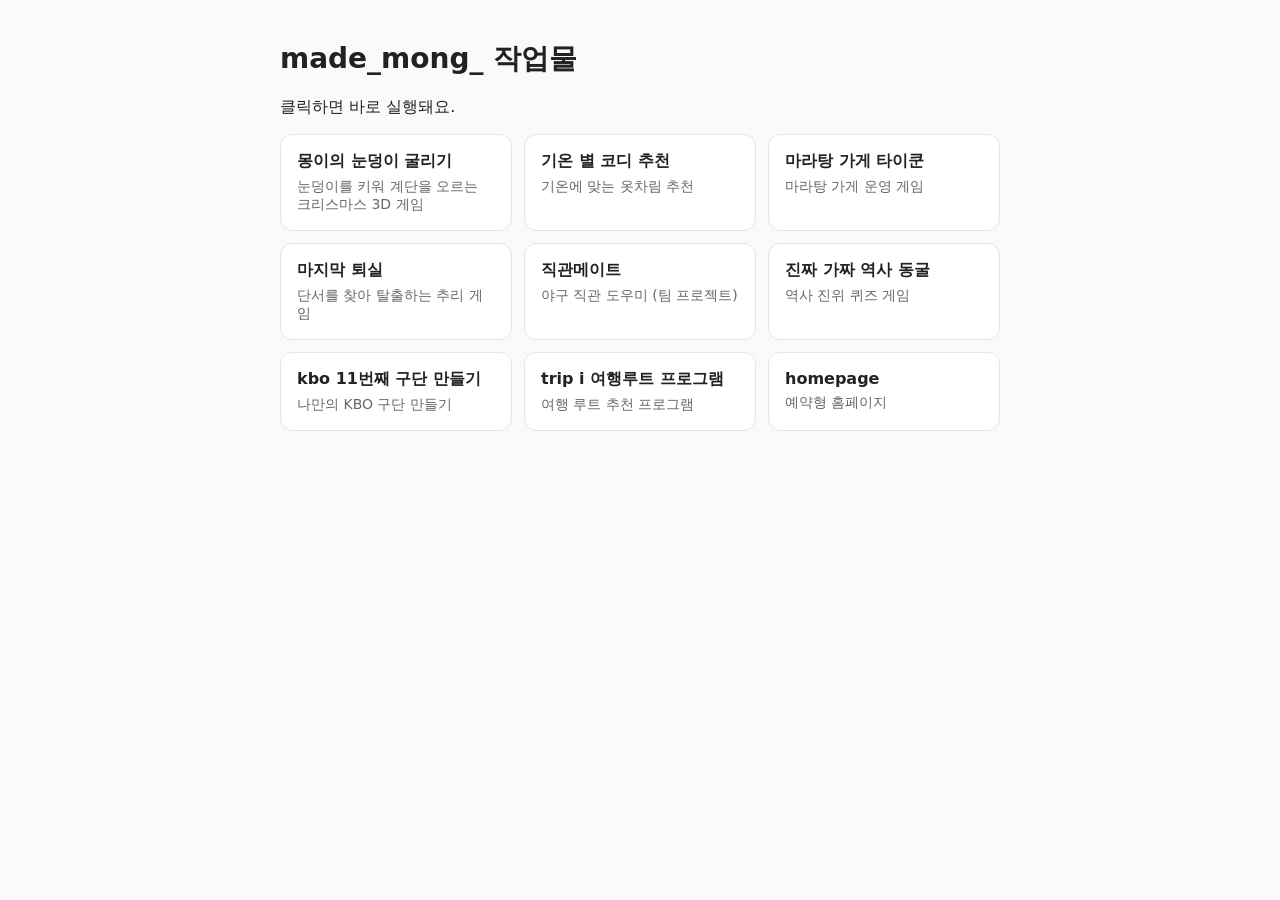
<file: index.html>
<!DOCTYPE html>
<html lang="ko"><head><meta charset="utf-8"><meta name="viewport" content="width=device-width,initial-scale=1">
<title>made_mong_ 작업물</title>
<style>body{font-family:system-ui,"Malgun Gothic",sans-serif;max-width:720px;margin:40px auto;padding:0 20px;background:#fafafa;color:#222}
h1{font-size:28px}.grid{display:grid;grid-template-columns:repeat(auto-fill,minmax(200px,1fr));gap:12px}
.card{display:flex;flex-direction:column;gap:6px;padding:16px;background:#fff;border:1px solid #e5e5e5;border-radius:12px;text-decoration:none;color:inherit}
.card:hover{border-color:#888}.card span{font-size:14px;color:#666}</style></head>
<body><h1>made_mong_ 작업물</h1><p>클릭하면 바로 실행돼요.</p><div class="grid">
<a class="card" href="./snowball/"><b>몽이의 눈덩이 굴리기</b><span>눈덩이를 키워 계단을 오르는 크리스마스 3D 게임</span></a>
<a class="card" href="./%EA%B8%B0%EC%98%A8%20%EB%B3%84%20%EC%BD%94%EB%94%94%20%EC%B6%94%EC%B2%9C/"><b>기온 별 코디 추천</b><span>기온에 맞는 옷차림 추천</span></a>
<a class="card" href="./%EB%A7%88%EB%9D%BC%ED%83%95%20%EA%B0%80%EA%B2%8C%20%ED%83%80%EC%9D%B4%EC%BF%A4/"><b>마라탕 가게 타이쿤</b><span>마라탕 가게 운영 게임</span></a>
<a class="card" href="./%EB%A7%88%EC%A7%80%EB%A7%89%20%ED%87%B4%EC%8B%A4/"><b>마지막 퇴실</b><span>단서를 찾아 탈출하는 추리 게임</span></a>
<a class="card" href="./%EC%A7%81%EA%B4%80%EB%A9%94%EC%9D%B4%ED%8A%B8/"><b>직관메이트</b><span>야구 직관 도우미 (팀 프로젝트)</span></a>
<a class="card" href="./%EC%A7%84%EC%A7%9C%20%EA%B0%80%EC%A7%9C%20%EC%97%AD%EC%82%AC%20%EB%8F%99%EA%B5%B4/"><b>진짜 가짜 역사 동굴</b><span>역사 진위 퀴즈 게임</span></a>
<a class="card" href="./kbo%2011%EB%B2%88%EC%A7%B8%20%EA%B5%AC%EB%8B%A8%20%EB%A7%8C%EB%93%A4%EA%B8%B0/"><b>kbo 11번째 구단 만들기</b><span>나만의 KBO 구단 만들기</span></a>
<a class="card" href="./trip%20i%20%EC%97%AC%ED%96%89%EB%A3%A8%ED%8A%B8%20%ED%94%84%EB%A1%9C%EA%B7%B8%EB%9E%A8_%EC%9C%A4%ED%98%9C%EC%98%81/"><b>trip i 여행루트 프로그램</b><span>여행 루트 추천 프로그램</span></a>
<a class="card" href="./homepage/"><b>homepage</b><span>예약형 홈페이지</span></a>
</div></body></html>
</file>
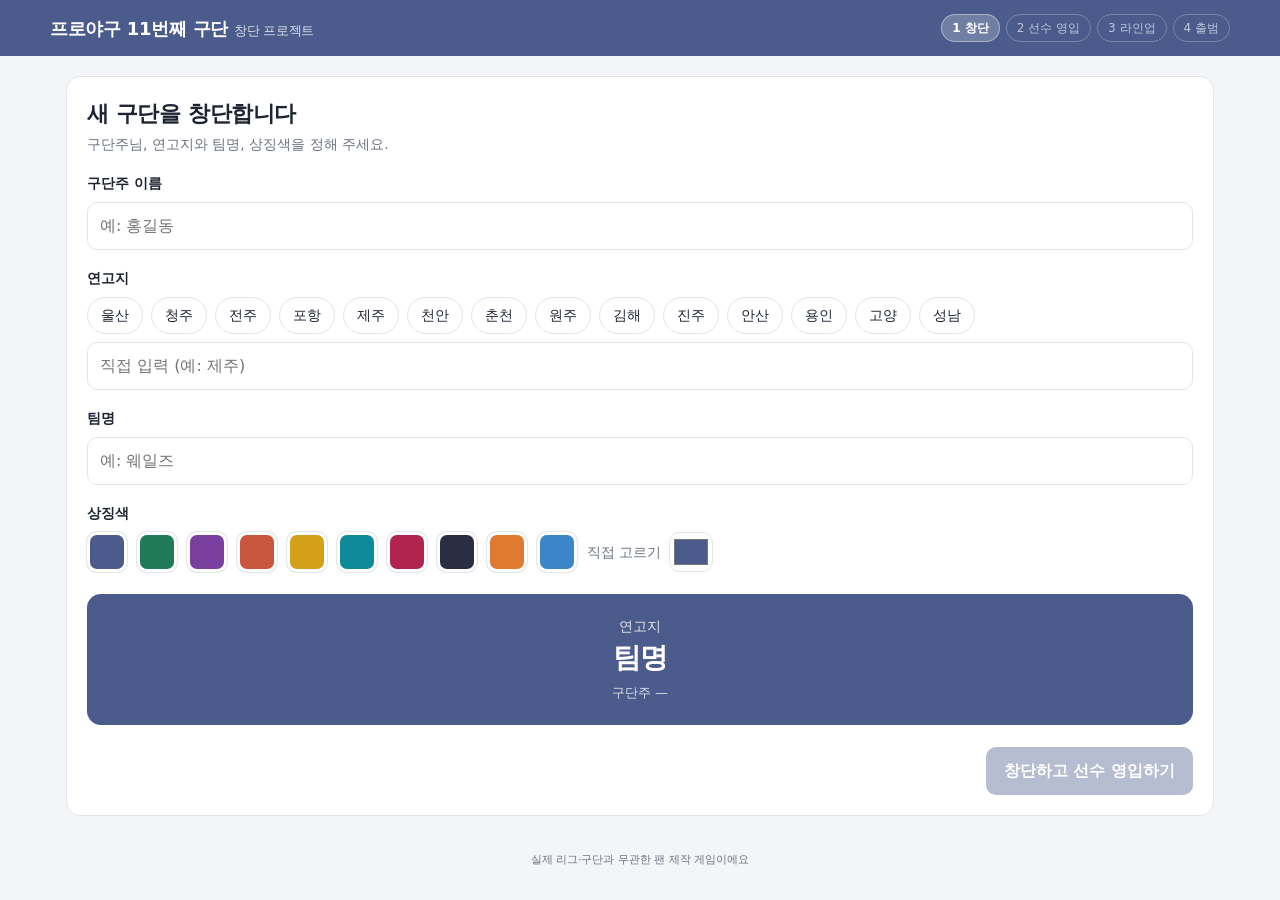
<file: kbo 11번째 구단 만들기/index.html>
<!doctype html>
<html lang="ko">
<head>
<meta charset="utf-8">
<meta name="viewport" content="width=device-width, initial-scale=1">
<title>프로야구 11번째 구단</title>
<style>
  :root {
    --primary: #4A5B8C;          /* 기본: 은은한 남색 */
    --on-primary: #ffffff;
    --primary-soft: color-mix(in srgb, var(--primary) 10%, #ffffff);
    --primary-line: color-mix(in srgb, var(--primary) 28%, #ffffff);
    --primary-deep: color-mix(in srgb, var(--primary) 82%, #000000);
    --bg: #f4f5f9;
    --card: #ffffff;
    --text: #1f2433;
    --muted: #6b7280;
    --line: #e3e5ec;
    --danger: #d64545;
    --ok: #2f9e64;
  }
  * { box-sizing: border-box; }
  html, body { margin: 0; }
  body {
    background: var(--bg);
    color: var(--text);
    font-family: "Pretendard", "Apple SD Gothic Neo", "Malgun Gothic", system-ui, sans-serif;
    line-height: 1.5;
  }
  button, input, select { font: inherit; color: inherit; }
  button { cursor: pointer; }

  header.top {
    background: var(--primary);
    color: var(--on-primary);
    padding: 14px 16px;
    transition: background .4s;
  }
  .top-inner { max-width: 1180px; margin: 0 auto; display: flex; align-items: center; gap: 12px; flex-wrap: wrap; }
  .logo { font-weight: 800; font-size: 18px; letter-spacing: -.3px; }
  .logo small { font-weight: 500; opacity: .8; margin-left: 6px; font-size: 13px; }
  .steps { display: flex; gap: 6px; margin-left: auto; flex-wrap: wrap; }
  .steps span {
    font-size: 12px; padding: 4px 10px; border-radius: 99px;
    border: 1px solid color-mix(in srgb, var(--on-primary) 40%, transparent);
    opacity: .65;
  }
  .steps span.on { opacity: 1; background: color-mix(in srgb, var(--on-primary) 22%, transparent); font-weight: 700; }

  main { max-width: 1180px; margin: 0 auto; padding: 20px 16px 36px; }
  .disclaimer { text-align: center; color: var(--muted); font-size: 11px; padding: 0 16px 24px; margin: 0; }
  .cele-inner .disclaimer { color: inherit; opacity: .7; padding: 14px 0 0; }
  .screen { display: none; }
  .screen.on { display: block; }

  .card { background: var(--card); border: 1px solid var(--line); border-radius: 14px; padding: 20px; }
  h2 { margin: 0 0 4px; font-size: 22px; letter-spacing: -.4px; }
  .sub { color: var(--muted); margin: 0 0 18px; font-size: 14px; }
  label.f { display: block; font-weight: 700; margin: 18px 0 8px; font-size: 14px; }
  input[type=text] {
    width: 100%; padding: 11px 12px; border: 1px solid var(--line); border-radius: 10px; background: #fff;
  }
  input[type=text]:focus, select:focus { outline: 2px solid var(--primary-line); border-color: var(--primary); }

  .chips { display: flex; flex-wrap: wrap; gap: 8px; }
  .chip {
    border: 1px solid var(--line); background: #fff; border-radius: 99px; padding: 7px 13px; font-size: 14px;
  }
  .chip.on { background: var(--primary); color: var(--on-primary); border-color: var(--primary); }

  .swatches { display: flex; flex-wrap: wrap; gap: 10px; align-items: center; }
  .sw {
    width: 40px; height: 40px; border-radius: 10px; border: 3px solid #fff;
    box-shadow: 0 0 0 1px var(--line);
  }
  .sw.on { box-shadow: 0 0 0 3px var(--text); }
  .picker { display: inline-flex; align-items: center; gap: 8px; font-size: 14px; color: var(--muted); }
  .picker input { width: 44px; height: 40px; border: 1px solid var(--line); border-radius: 10px; padding: 2px; background: #fff; }

  .preview {
    margin-top: 22px; border-radius: 14px; padding: 22px; text-align: center;
    background: var(--primary); color: var(--on-primary); transition: background .4s;
  }
  .preview .city { opacity: .85; font-size: 14px; }
  .preview .tname { font-size: 28px; font-weight: 800; letter-spacing: -.5px; }
  .preview .owner { font-size: 13px; opacity: .8; margin-top: 4px; }

  .btn {
    border: 0; border-radius: 10px; padding: 12px 18px; font-weight: 700;
    background: var(--primary); color: var(--on-primary);
  }
  .btn:disabled { opacity: .4; cursor: not-allowed; }
  .btn.ghost { background: #fff; color: var(--text); border: 1px solid var(--line); }
  .btn.sm { padding: 7px 12px; font-size: 13px; border-radius: 8px; }
  .row-end { display: flex; justify-content: flex-end; gap: 8px; margin-top: 22px; flex-wrap: wrap; }

  /* 드래프트 */
  .budget {
    position: sticky; top: env(safe-area-inset-top, 0px); z-index: 5; background: var(--card); border: 1px solid var(--line);
    border-radius: 14px; padding: 14px 16px; margin-bottom: 14px;
    display: grid; grid-template-columns: 1fr auto; gap: 10px 18px; align-items: center;
  }
  .budget .nums { display: flex; gap: 18px; flex-wrap: wrap; font-size: 14px; }
  .budget .nums b { font-size: 17px; }
  .budget .left b { color: var(--primary-deep); }
  .bar { grid-column: 1 / -1; height: 10px; background: var(--primary-soft); border-radius: 99px; overflow: hidden; }
  .bar i { display: block; height: 100%; background: var(--primary); width: 0; transition: width .3s; }
  .bar i.over { background: var(--danger); }
  .fcount { font-size: 13px; padding: 6px 10px; border-radius: 8px; background: var(--primary-soft); white-space: nowrap; }

  .draft { display: grid; grid-template-columns: 1fr 310px; gap: 14px; align-items: start; }
  .tabs { display: flex; gap: 6px; flex-wrap: wrap; margin-bottom: 12px; }
  .tab {
    border: 1px solid var(--line); background: #fff; border-radius: 10px; padding: 7px 11px; font-size: 13px;
  }
  .tab .c { font-size: 11px; margin-left: 4px; color: var(--muted); }
  .tab.on { background: var(--primary); border-color: var(--primary); color: var(--on-primary); }
  .tab.on .c { color: inherit; opacity: .85; }
  .tab.done:not(.on) { border-color: var(--ok); }
  .tab.done .c::after { content: " ✓"; }

  .filters { display: flex; gap: 8px; flex-wrap: wrap; margin-bottom: 12px; }
  .filters input[type=text] { flex: 1 1 160px; width: auto; padding: 8px 11px; }
  .filters select { padding: 8px 10px; border: 1px solid var(--line); border-radius: 10px; background: #fff; }
  .filters label { display: inline-flex; align-items: center; gap: 5px; font-size: 13px; color: var(--muted); }

  .list { display: grid; grid-template-columns: repeat(auto-fill, minmax(230px, 1fr)); gap: 10px; }
  .pc {
    background: var(--card); border: 1px solid var(--line); border-radius: 12px; padding: 12px;
    display: grid; grid-template-columns: 56px 1fr; gap: 4px 12px; position: relative;
  }
  .pc.sel { border-color: var(--primary); box-shadow: 0 0 0 2px var(--primary-line); background: var(--primary-soft); }
  .pc.dim { opacity: .5; }
  .pc .av { grid-row: span 4; width: 56px; height: 56px; border-radius: 10px; overflow: hidden; background: #e9edf5; }
  .pc .av { position: relative; }
  .pc .av svg { width: 100%; height: 100%; display: block; image-rendering: pixelated; }
  .pc .nm { font-weight: 800; font-size: 16px; display: flex; align-items: center; gap: 6px; flex-wrap: wrap; }
  .tag { font-size: 11px; font-weight: 700; padding: 1px 6px; border-radius: 5px; color: #fff; }
  .tag.f { background: #8a6d1d; }
  .meta { font-size: 12.5px; color: var(--muted); }
  .stat { font-size: 13px; }
  .stat b { font-size: 15px; }
  .pay { grid-column: 1 / -1; display: flex; justify-content: space-between; align-items: center; margin-top: 8px; padding-top: 8px; border-top: 1px dashed var(--line); font-size: 12.5px; }
  .nw { white-space: nowrap; }
  .pay .sal { font-size: 13px; color: var(--muted); white-space: nowrap; }
  .pay .sal b { font-size: 15px; font-weight: 800; color: var(--primary-deep); margin-left: 4px; }
  .pay .btn, .pay .meta { flex-shrink: 0; margin-left: 8px; }
  .empty { color: var(--muted); padding: 30px; text-align: center; grid-column: 1 / -1; }

  aside.roster { position: sticky; top: 112px; }
  .roster .card { padding: 14px; }
  .roster h3 { margin: 0 0 8px; font-size: 15px; }
  .rgroup { margin-bottom: 10px; }
  .rgroup .h { font-size: 12px; font-weight: 700; color: var(--muted); display: flex; justify-content: space-between; }
  .rgroup ul { list-style: none; padding: 0; margin: 4px 0 0; }
  .rgroup li { display: flex; justify-content: space-between; align-items: center; font-size: 13px; padding: 3px 0; gap: 6px; }
  .rgroup li .x { border: 0; background: none; color: var(--muted); font-size: 15px; padding: 0 4px; }
  .rgroup li.blank { color: #b6bac6; }

  /* 라인업 */
  .lineup { display: grid; grid-template-columns: 1.3fr 1fr; gap: 14px; align-items: start; }
  .lrow { display: grid; grid-template-columns: 42px 1fr 112px 48px; gap: 8px; align-items: center; padding: 7px 0; border-bottom: 1px solid var(--line); }
  .lrow:last-child { border-bottom: 0; }
  .lrow .no { width: 34px; height: 34px; border-radius: 50%; background: var(--primary); color: var(--on-primary); display: grid; place-items: center; font-weight: 800; }
  .lrow select, .spsel select { width: 100%; padding: 9px 10px; border: 1px solid var(--line); border-radius: 10px; background: #fff; }
  .spsel { display: grid; grid-template-columns: 42px 1fr 48px; gap: 8px; align-items: center; margin-bottom: 14px; }
  .spsel .no { width: 34px; height: 34px; border-radius: 10px; background: var(--primary-deep); color: var(--on-primary); display: grid; place-items: center; font-weight: 800; font-size: 13px; }
  .del { border: 1px solid var(--line); background: #fff; color: var(--danger); border-radius: 8px; padding: 8px 0; font-size: 12.5px; font-weight: 700; }
  .del:disabled { color: #c3c6cf; cursor: default; }
  .side { display: grid; gap: 14px; }

  /* 수비 위치 (픽셀 야구장) */
  .field-card h2 { font-size: 18px; margin-bottom: 10px; }
  .field { position: relative; width: 100%; max-width: 420px; margin: 0 auto; }
  .field svg { display: block; width: 100%; height: auto; image-rendering: pixelated; border-radius: 6px; }
  .fl {
    position: absolute; transform: translate(-50%, 0); text-align: center; pointer-events: none;
    font: 700 10px/1.25 "Courier New", monospace; color: #fff; white-space: nowrap;
    text-shadow: 1px 0 #000, -1px 0 #000, 0 1px #000, 0 -1px #000;
  }
  .fl .code { opacity: .7; }
  .fl .who { font-size: 11px; display: block; color: #ffe066; }
  .fl.on .code { opacity: 1; }
  .field .dot { animation: blink 1s steps(2, start) infinite; }
  @keyframes blink { to { opacity: .35; } }
  .bench h4 { margin: 12px 0 6px; font-size: 13px; color: var(--muted); }
  .bench h4:first-child { margin-top: 0; }
  .bench .names { display: flex; flex-wrap: wrap; gap: 6px; }
  .bench .names span { font-size: 13px; background: var(--primary-soft); border-radius: 7px; padding: 3px 8px; }
  .warn { color: var(--danger); font-size: 13px; min-height: 20px; margin-top: 8px; }

  /* 출범 */
  #celebrate {
    position: fixed; inset: 0; z-index: 50; display: none; overflow: hidden;
    background: var(--primary); color: var(--on-primary);
  }
  #celebrate.on { display: block; }
  #confetti { position: absolute; inset: 0; width: 100%; height: 100%; pointer-events: none; z-index: 3; }
  .cele-inner { position: relative; z-index: 2; height: 100%; display: flex; flex-direction: column; align-items: center; justify-content: center; text-align: center; padding: 16px; }
  .cele-year { font-family: "Courier New", monospace; letter-spacing: 3px; font-size: 15px; opacity: .85; }
  .cele-title {
    font-size: clamp(26px, 6vw, 54px); font-weight: 900; letter-spacing: -1px; margin: 6px 0 4px;
    text-shadow: 4px 4px 0 color-mix(in srgb, #000 28%, transparent);
  }
  .cele-team { font-size: clamp(18px, 3.4vw, 26px); font-weight: 700; }
  .cele-owner { opacity: .8; font-size: 14px; margin-top: 4px; }
  .jumpers { display: flex; gap: clamp(4px, 2vw, 22px); align-items: flex-end; justify-content: center; margin-top: 34px; height: 150px; flex-wrap: nowrap; }
  .jumper { width: clamp(34px, 8vw, 66px); animation: jump .9s ease-in-out infinite; }
  .jumper svg { width: 100%; height: auto; display: block; image-rendering: pixelated; filter: drop-shadow(3px 3px 0 rgba(0,0,0,.25)); }
  @keyframes jump {
    0%, 100% { transform: translateY(0) scaleY(1); }
    12% { transform: translateY(0) scaleY(.88); }
    45% { transform: translateY(-62px) scaleY(1.04); }
    70% { transform: translateY(0) scaleY(1); }
  }
  .ground { width: min(760px, 92%); height: 8px; margin-top: 4px; background: repeating-linear-gradient(90deg, color-mix(in srgb, var(--on-primary) 55%, transparent) 0 12px, transparent 12px 18px); }
  .cele-lineup { word-break: keep-all; margin-top: 22px; font-size: 13px; opacity: .9; max-width: 720px; }
  .cele-btns { margin-top: 18px; display: flex; gap: 8px; justify-content: center; flex-wrap: wrap; }
  .cele-btns .btn { background: var(--on-primary); color: var(--primary); }

  .modal {
    position: fixed; inset: 0; z-index: 40; display: grid; place-items: center; padding: 16px;
    background: color-mix(in srgb, var(--text) 35%, transparent);
    backdrop-filter: blur(6px); -webkit-backdrop-filter: blur(6px);
  }
  .modal[hidden] { display: none; }
  .modal-box {
    width: min(360px, 100%); background: var(--card); border-radius: 16px; padding: 24px 20px 20px;
    display: grid; gap: 10px; text-align: center; box-shadow: 0 12px 40px rgba(0,0,0,.25);
    border-top: 6px solid var(--primary);
  }
  .modal-title { font-size: 22px; font-weight: 800; letter-spacing: -.4px; }
  .modal-info { margin: 0 0 8px; color: var(--muted); font-size: 13.5px; word-break: keep-all; }
  .modal-box .btn { width: 100%; padding: 14px; font-size: 15px; }
  #toast {
    position: fixed; left: 50%; bottom: 24px; transform: translateX(-50%) translateY(20px);
    background: #222; color: #fff; padding: 10px 16px; border-radius: 10px; font-size: 14px;
    opacity: 0; transition: .25s; z-index: 60; pointer-events: none; max-width: calc(100% - 32px);
  }
  #toast.on { opacity: 1; transform: translateX(-50%); }

  .note { color: var(--muted); font-size: 12px; margin-top: 16px; }

  @media (max-width: 900px) {
    .draft, .lineup { grid-template-columns: 1fr; }
    aside.roster { position: static; }
    .budget { grid-template-columns: 1fr; }
  }
  @media (max-width: 520px) {
    .lrow { grid-template-columns: 34px 1fr 84px 42px; gap: 6px; }
    .spsel { grid-template-columns: 34px 1fr 42px; gap: 6px; }
    .list { grid-template-columns: 1fr; }
  }
</style>
</head>
<body>

<header class="top">
  <div class="top-inner">
    <div class="logo" id="logo">프로야구 11번째 구단<small>창단 프로젝트</small></div>
    <div class="steps" id="steps">
      <span data-s="1">1 창단</span><span data-s="2">2 선수 영입</span><span data-s="3">3 라인업</span><span data-s="4">4 출범</span>
    </div>
  </div>
</header>

<main>
  <!-- 1. 창단 -->
  <section class="screen" id="s1">
    <div class="card">
      <h2>새 구단을 창단합니다</h2>
      <p class="sub">구단주님, 연고지와 팀명, 상징색을 정해 주세요.</p>

      <label class="f" for="owner">구단주 이름</label>
      <input type="text" id="owner" placeholder="예: 홍길동" maxlength="12">

      <label class="f">연고지</label>
      <div class="chips" id="cities"></div>
      <input type="text" id="cityInput" placeholder="직접 입력 (예: 제주)" maxlength="10" style="margin-top:8px">

      <label class="f" for="tname">팀명</label>
      <input type="text" id="tname" placeholder="예: 웨일즈" maxlength="14">

      <label class="f">상징색</label>
      <div class="swatches" id="swatches"></div>

      <div class="preview">
        <div class="city" id="pvCity">연고지</div>
        <div class="tname" id="pvName">팀명</div>
        <div class="owner" id="pvOwner">구단주</div>
      </div>

      <div class="row-end">
        <button class="btn" id="toDraft" disabled>창단하고 선수 영입하기</button>
      </div>
    </div>
  </section>

  <!-- 2. 선수 영입 -->
  <section class="screen" id="s2">
    <div class="budget">
      <div class="nums">
        <span>구단 자금 <b>120억</b></span>
        <span>사용 <b id="used">0</b></span>
        <span class="left">남은 금액 <b id="left">120억</b></span>
      </div>
      <div class="fcount" id="fcount">외국인 0 / 3</div>
      <div class="bar"><i id="barFill"></i></div>
    </div>

    <div class="draft">
      <div>
        <div class="tabs" id="tabs"></div>
        <div class="filters">
          <input type="text" id="q" placeholder="선수 이름 검색">
          <select id="teamF"></select>
          <select id="sortF">
            <option value="payDesc">연봉 높은순</option>
            <option value="payAsc">연봉 낮은순</option>
            <option value="stat">기록 좋은순</option>
            <option value="name">이름순</option>
          </select>
          <label><input type="checkbox" id="foreignF"> 외국인만</label>
        </div>
        <div class="list" id="list"></div>
        <p class="note">선수 정보는 프로야구 공식 사이트(koreabaseball.com) 기준입니다. 대상: 현재 프로야구 10개 구단 선수와 2022~2026년 프로야구에서 뛴 외국인 선수 중 그 기간 1군 100경기 이상 출전한 선수. 선발투수는 경기 수와 관계없이 그 기간 선발로 뛴 투수를 모두 넣었습니다.
          투타·연봉·기록(가장 최근 시즌)은 공식 선수 페이지, 포지션은 가장 최근 시즌 공식 수비 기록에서 가장 많이 나간 자리입니다(공식 등록 포지션은 카드에 함께 표시). 선수 그림은 소속 구단 색 모자·유니폼을 입은 픽셀 캐릭터입니다.
          달러 연봉은 1달러 1,400원으로 계산했습니다. 연봉은 실제 연봉을 구간별 금액(3천만 / 8천만 / 1.5억 / 3억 / 6억 / 15억 / 25억)으로 바꾼 값입니다.</p>
      </div>
      <aside class="roster">
        <div class="card">
          <h3>우리 선수단 <span id="rosterCount" style="color:var(--muted);font-weight:500"></span></h3>
          <div id="roster"></div>
          <button class="btn" id="toLineup" style="width:100%;margin-top:6px" disabled>라인업 짜기</button>
          <button class="btn ghost sm" id="back1" style="width:100%;margin-top:8px">구단 정보 수정</button>
        </div>
      </aside>
    </div>
  </section>

  <!-- 3. 라인업 -->
  <section class="screen" id="s3">
    <div class="lineup">
      <div class="card">
        <h2>개막전 라인업</h2>
        <p class="sub">선발투수 1명과 1번~9번 타자를 정해 주세요. 수비 위치는 포지션마다 한 명씩만 들어갑니다.</p>
        <div class="spsel"><div class="no">SP</div><select id="spSel"></select><button class="del" id="spDel">삭제</button></div>
        <div id="order"></div>
        <div class="warn" id="lwarn"></div>
        <div class="row-end">
          <button class="btn ghost" id="back2">선수 영입으로</button>
          <button class="btn" id="toLaunch" disabled>구단 출범!</button>
        </div>
      </div>
      <div class="side">
        <div class="card field-card">
          <h2>수비 위치</h2>
          <div class="field" id="field"></div>
        </div>
        <div class="card bench">
          <h2 style="font-size:18px;margin-bottom:12px">후보 선수</h2>
          <div id="bench"></div>
        </div>
      </div>
    </div>
  </section>
</main>
<p class="disclaimer">실제 리그·구단과 무관한 팬 제작 게임이에요</p>

<!-- 4. 출범 -->
<div id="celebrate">
  <canvas id="confetti"></canvas>
  <div class="cele-inner">
    <div class="cele-year">★ 2027 프로야구 ★</div>
    <div class="cele-title">2027년 프로야구 11번째 구단 출범</div>
    <div class="cele-team" id="celeTeam"></div>
    <div class="cele-owner" id="celeOwner"></div>
    <div class="jumpers" id="jumpers"></div>
    <div class="ground"></div>
    <div class="cele-lineup" id="celeLineup"></div>
    <div class="cele-btns">
      <button class="btn sm" id="back3">라인업 다시 보기</button>
      <button class="btn sm" id="restart">새 구단 만들기</button>
    </div>
    <p class="disclaimer">실제 리그·구단과 무관한 팬 제작 게임이에요</p>
  </div>
</div>

<div id="doneModal" class="modal" hidden role="dialog" aria-modal="true" aria-labelledby="doneTitle">
  <div class="modal-box">
    <div class="modal-title" id="doneTitle">선수단 28명 완성!</div>
    <p class="modal-info" id="doneInfo"></p>
    <button class="btn" id="doneGo">라인업 짜기</button>
    <button class="btn ghost" id="doneBack">선수 다시 선택하기</button>
  </div>
</div>

<div id="toast"></div>

<script>
/* ---------- 선수 데이터 ----------
   프로야구 공식 사이트(koreabaseball.com) 기준. 대상: 현재 10개 구단 선수 + 2022~2026 프로야구 외국인 중 그 기간 1군 100경기 이상 출전. 선발투수(경기당 3이닝 이상)는 경기 수 제한 없음.
   [이름, 팀, 포지션, 겸하는 포지션, 공식 등록 포지션, 투타, 연봉(만원), 공식 연봉 표기, 기록, 기록 연도, 외국인이면 프로야구 뛴 해, 현역 아님(1), 사진 경로, 2022~2026 경기 수]
   포지션은 가장 최근 시즌 공식 수비 기록에서 가장 많이 나간 자리(30경기 이상 나간 다른 자리·지명타자는 겸하는 포지션).
   단, 공식 등록 포지션(내야수/외야수)과 다르면 2022~2026 수비 기록 중 등록 포지션 안에서 가장 많이 나간 자리를 주 포지션으로 한다.
   투수는 2022~2026 기록 전체에서 경기당 3이닝 이상이면 선발. 기록은 타자 타율, 투수 평균자책점. 달러 연봉은 1달러 1,400원으로 바꿨다. */
const DATA = [
["김윤식", "LG", "SP", "", "투수", "좌투좌타", 10000, "10000만원", 6.11, 2026, "", 0, "2026/50157", 72],
["손주영", "LG", "SP", "", "투수", "좌투좌타", 29000, "29000만원", 3.22, 2026, "", 0, "2026/67143", 111],
["송승기", "LG", "SP", "", "투수", "좌투좌타", 13600, "13600만원", 5.53, 2026, "", 0, "2026/51111", 52],
["에르난데스(LG)", "LG", "SP", "", "투수", "우투우타", 112000, "800000달러", 4.23, 2025, "2024~2025", 1, "2025/54119", 25],
["엔스", "LG", "SP", "", "투수", "좌투좌타", 84000, "600000달러", 4.19, 2024, "2024", 1, "2024/54134", 30],
["웰스", "LG", "SP", "", "투수", "좌투좌타", 28000, "200000달러", 4.11, 2026, "2025~2026", 0, "2026/55348", 23],
["이민호", "LG", "SP", "", "투수", "우투우타", 9000, "9000만원", 0.0, 2026, "", 0, "2026/50126", 32],
["이믿음", "LG", "SP", "", "투수", "우투우타", 3000, "3000만원", 15.75, 2024, "", 0, "2026/51110", 1],
["임찬규", "LG", "SP", "", "투수", "우투우타", 20000, "20000만원", 4.46, 2026, "", 0, "2026/61101", 136],
["치리노스", "LG", "SP", "", "투수", "우투우타", 126000, "900000달러", 6.68, 2026, "2025~2026", 0, "2026/55146", 38],
["카라스코", "LG", "SP", "", "투수", "우투우타", 50400, "360000달러", 4.05, 2026, "2026", 0, "2026/56103", 11],
["켈리", "LG", "SP", "", "투수", "우투우타", 112000, "800000달러", 4.51, 2024, "2022~2024", 1, "2024/69103", 76],
["코엔 윈", "LG", "SP", "", "투수", "우투우타", 1540, "11000달러", 7.04, 2025, "2025", 1, "2025/55138", 5],
["톨허스트", "LG", "SP", "", "투수", "우투우타", 112000, "800000달러", 4.24, 2026, "2025~2026", 0, "2026/55130", 38],
["플럿코", "LG", "SP", "", "투수", "우투우타", 112000, "800000달러", 2.41, 2023, "2022~2023", 1, "2026/52145", 49],
["고우석", "LG", "RP", "", "투수", "우투우타", 50000, "50000만원", 1.57, 2026, "", 0, "2026/67119", 121],
["김강률", "LG", "RP", "", "투수", "우투우타", 25000, "25000만원", 2.16, 2026, "", 0, "2026/77263", 133],
["김영우", "LG", "RP", "", "투수", "우투우타", 8500, "8500만원", 4.17, 2026, "", 0, "2026/55167", 117],
["김유영", "LG", "RP", "", "투수", "좌투좌타", 8000, "8000만원", 1.8, 2026, "", 0, "2026/64596", 132],
["김진성", "LG", "RP", "", "투수", "우투우타", 45000, "45000만원", 4.94, 2026, "", 0, "2026/75867", 349],
["백승현", "LG", "RP", "", "투수", "우투우타", 7000, "7000만원", 15.43, 2026, "", 0, "2026/65109", 132],
["유영찬", "LG", "RP", "", "투수", "우투좌타", 24000, "24000만원", 0.75, 2026, "", 0, "2026/50106", 181],
["이우찬", "LG", "RP", "", "투수", "좌투좌타", 8000, "8000만원", 3.29, 2026, "", 0, "2026/61145", 171],
["이정용", "LG", "RP", "", "투수", "우투우타", 27000, "27000만원", 7.31, 2026, "", 0, "2026/69134", 171],
["이지강", "LG", "RP", "", "투수", "우투우타", 11000, "11000만원", 5.32, 2025, "", 0, "2026/69108", 115],
["장시환", "LG", "RP", "", "투수", "우투우타", 10000, "10000만원", 5.13, 2024, "", 0, "2026/77318", 133],
["장현식", "LG", "RP", "", "투수", "우투우타", 150000, "150000만원", 4.02, 2026, "", 0, "2026/63950", 273],
["정우영", "LG", "RP", "", "투수", "우언우타", 10000, "10000만원", 20.25, 2025, "", 0, "2026/69159", 158],
["함덕주", "LG", "RP", "", "투수", "좌투좌타", 80000, "80000만원", 6.19, 2026, "", 0, "2026/63248", 153],
["김준태", "LG", "C", "", "포수", "우투좌타", 6000, "6000만원", 1.0, 2025, "", 0, "2026/62558", 192],
["박동원", "LG", "C", "", "포수", "우투우타", 50000, "50000만원", 0.225, 2026, "", 0, "2026/79365", 650],
["이주헌", "LG", "C", "", "포수", "우투우타", 5500, "5500만원", 0.212, 2026, "", 0, "2026/52154", 155],
["김정율", "LG", "1B", "", "내야수", "우투우타", 5000, "5000만원", 0.182, 2025, "", 0, "2026/67504", 114],
["문정빈", "LG", "1B", "DH", "내야수", "우투우타", 3500, "3500만원", 0.277, 2026, "", 0, "2026/52121", 112],
["오스틴", "LG", "1B", "DH", "내야수", "우투우타", 154000, "1100000달러", 0.331, 2026, "2023~2026", 0, "2026/53123", 539],
["신민재", "LG", "2B", "", "내야수", "우투좌타", 38000, "38000만원", 0.251, 2026, "", 0, "2026/65207", 537],
["구본혁", "LG", "3B", "SS/2B/DH", "내야수", "우투우타", 23000, "23000만원", 0.278, 2026, "", 0, "2026/69100", 399],
["문보경", "LG", "3B", "DH", "내야수", "우투좌타", 48000, "48000만원", 0.258, 2026, "", 0, "2026/69102", 650],
["이영빈", "LG", "3B", "DH", "내야수", "우투좌타", 5500, "5500만원", 0.2, 2026, "", 0, "2026/51100", 205],
["천성호", "LG", "3B", "DH", "내야수", "우투좌타", 9000, "9000만원", 0.283, 2026, "", 0, "2026/50054", 255],
["오지환", "LG", "SS", "", "내야수", "우투좌타", 140000, "140000만원", 0.242, 2026, "", 0, "2026/79109", 629],
["문성주", "LG", "OF", "", "외야수", "좌투좌타", 28000, "28000만원", 0.284, 2026, "", 0, "2026/68119", 549],
["박해민", "LG", "OF", "", "외야수", "우투좌타", 80000, "80000만원", 0.288, 2026, "", 0, "2026/62415", 720],
["송찬의", "LG", "OF", "", "외야수", "우투우타", 5500, "5500만원", 0.274, 2026, "", 0, "2026/68110", 246],
["이재원(LG)", "LG", "OF", "", "외야수", "우투우타", 7000, "7000만원", 0.244, 2026, "", 0, "2026/68106", 202],
["최원영", "LG", "OF", "", "외야수", "우투우타", 7000, "7000만원", 0.087, 2026, "", 0, "2026/52103", 236],
["홍창기", "LG", "OF", "", "외야수", "우투좌타", 52000, "52000만원", 0.239, 2026, "", 0, "2026/66108", 577],
["강효종", "KIA", "SP", "", "투수", "우투우타", 4300, "4300만원", 20.25, 2024, "", 0, "2026/51143", 9],
["김도현", "KIA", "SP", "", "투수", "우투우타", 13000, "13000만원", 4.81, 2025, "", 0, "2026/69745", 64],
["김태형", "KIA", "SP", "", "투수", "우투우타", 6000, "6000만원", 4.99, 2026, "", 0, "2026/55610", 32],
["네일", "KIA", "SP", "", "투수", "우투우타", 224000, "1600000달러", 3.49, 2026, "2024~2026", 0, "2026/54640", 84],
["놀린", "KIA", "SP", "", "투수", "좌투좌타", 49000, "350000달러", 2.47, 2022, "2022", 1, "2026/52637", 21],
["라우어", "KIA", "SP", "", "투수", "좌투우타", 42000, "300000달러", 4.93, 2024, "2024", 1, "2024/54666", 7],
["로니", "KIA", "SP", "", "투수", "우투우타", 42000, "300000달러", 5.89, 2022, "2022", 1, "2026/52645", 10],
["메디나", "KIA", "SP", "", "투수", "우투우타", 42000, "300000달러", 6.05, 2023, "2023", 1, "2026/53645", 12],
["산체스(KIA)", "KIA", "SP", "", "투수", "우투우타", 35000, "250000달러", 5.94, 2023, "2023", 1, "2026/53665", 12],
["스타우트", "KIA", "SP", "", "투수", "좌투좌타", 6300, "45000달러", 5.06, 2024, "2024", 1, "2024/54615", 4],
["시라카와", "KIA", "SP", "", "투수", "우투우타", 5600, "40000달러", 4.75, 2026, "2024~2026", 0, "2026/54843", 30],
["알드레드", "KIA", "SP", "", "투수", "좌투좌타", 42000, "300000달러", 4.53, 2024, "2024", 1, "2024/54664", 9],
["앤더슨(KIA)", "KIA", "SP", "", "투수", "우투우타", 84000, "600000달러", 3.76, 2023, "2023", 1, "2026/53664", 14],
["양현종", "KIA", "SP", "", "투수", "좌투좌타", 80000, "80000만원", 4.19, 2026, "", 0, "2026/77637", 144],
["올러", "KIA", "SP", "", "투수", "우투우타", 98000, "700000달러", 3.13, 2026, "2025~2026", 0, "2026/55633", 56],
["윤영철", "KIA", "SP", "", "투수", "좌투좌타", 10000, "10000만원", 5.58, 2025, "", 0, "2026/53613", 56],
["이의리", "KIA", "SP", "", "투수", "좌투좌타", 13000, "13000만원", 6.68, 2026, "", 0, "2026/51648", 110],
["크로우", "KIA", "SP", "", "투수", "우투우타", 84000, "600000달러", 3.57, 2024, "2024", 1, "2024/54612", 8],
["파노니", "KIA", "SP", "", "투수", "좌투좌타", 49000, "350000달러", 4.26, 2023, "2022~2023", 1, "2026/52606", 30],
["황동하", "KIA", "SP", "", "투수", "우투우타", 8000, "8000만원", 5.03, 2026, "", 0, "2026/52641", 83],
["곽도규", "KIA", "RP", "", "투수", "좌투좌타", 9000, "9000만원", 2.81, 2026, "", 0, "2026/53609", 138],
["김대유", "KIA", "RP", "", "투수", "좌투좌타", 7000, "7000만원", 9.72, 2025, "", 0, "2026/60337", 152],
["김범수", "KIA", "RP", "", "투수", "좌투좌타", 40000, "40000만원", 5.63, 2026, "", 0, "2026/65769", 326],
["김시훈", "KIA", "RP", "", "투수", "우투우타", 11000, "11000만원", 6.75, 2026, "", 0, "2026/68928", 186],
["성영탁", "KIA", "RP", "", "투수", "우투우타", 12000, "12000만원", 3.47, 2026, "", 0, "2026/54610", 105],
["윤중현", "KIA", "RP", "", "투수", "우언우타", 6000, "6000만원", 4.35, 2025, "", 0, "2026/68619", 102],
["이준영", "KIA", "RP", "", "투수", "좌투좌타", 20000, "20000만원", 4.76, 2025, "", 0, "2026/65665", 252],
["이태양", "KIA", "RP", "", "투수", "우투좌타", 27000, "27000만원", 2.55, 2026, "", 0, "2026/60768", 137],
["전상현", "KIA", "RP", "", "투수", "우투우타", 31000, "31000만원", 2.33, 2026, "", 0, "2026/66609", 300],
["정해영", "KIA", "RP", "", "투수", "우투우타", 30000, "30000만원", 6.12, 2026, "", 0, "2026/50662", 275],
["조상우", "KIA", "RP", "", "투수", "우투우타", 40000, "40000만원", 3.29, 2026, "", 0, "2026/63342", 188],
["최지민", "KIA", "RP", "", "투수", "좌투좌타", 10000, "10000만원", 7.36, 2026, "", 0, "2026/52639", 230],
["한재승", "KIA", "RP", "", "투수", "우투우타", 7500, "7500만원", 4.5, 2026, "", 0, "2026/51994", 155],
["홍건희", "KIA", "RP", "", "투수", "우투우타", 65000, "65000만원", 4.5, 2026, "", 0, "2026/61643", 211],
["김태군", "KIA", "C", "", "포수", "우투우타", 60000, "60000만원", 0.252, 2026, "", 0, "2026/78122", 509],
["한준수", "KIA", "C", "", "포수", "우투좌타", 10000, "10000만원", 0.281, 2026, "", 0, "2026/68646", 381],
["변우혁", "KIA", "1B", "", "내야수", "우투우타", 6500, "6500만원", 0.198, 2026, "", 0, "2026/69727", 267],
["오선우", "KIA", "1B", "", "내야수", "좌투좌타", 12000, "12000만원", 0.205, 2026, "", 0, "2026/69636", 192],
["위즈덤", "KIA", "1B", "3B/DH", "내야수", "우투우타", 112000, "800000달러", 0.236, 2025, "2025", 1, "2025/55645", 119],
["황대인", "KIA", "1B", "", "내야수", "우투우타", 5500, "5500만원", 0.0, 2026, "", 0, "2026/65610", 220],
["김규성", "KIA", "2B", "SS/1B/DH", "내야수", "우투좌타", 9000, "9000만원", 0.229, 2026, "", 0, "2026/66614", 434],
["김선빈", "KIA", "2B", "DH", "내야수", "우투우타", 60000, "60000만원", 0.285, 2026, "", 0, "2026/78603", 596],
["이호연", "KIA", "2B", "", "내야수", "우투좌타", 7000, "7000만원", 0.234, 2026, "", 0, "2026/68504", 266],
["김도영", "KIA", "3B", "", "내야수", "우투우타", 25000, "25000만원", 0.308, 2026, "", 0, "2026/52605", 493],
["박민", "KIA", "SS", "", "내야수", "우투우타", 5500, "5500만원", 0.192, 2026, "", 0, "2026/50657", 184],
["정현창", "KIA", "SS", "2B/DH", "내야수", "우투좌타", 5500, "5500만원", 0.15, 2026, "", 0, "2026/55926", 139],
["하주석", "KIA", "SS", "2B/DH", "내야수", "우투좌타", 20000, "20000만원", 0.249, 2026, "", 0, "2026/62700", 380],
["고종욱", "KIA", "OF", "", "외야수", "우투좌타", 10000, "10000만원", 0.094, 2026, "", 0, "2026/61353", 277],
["김석환", "KIA", "OF", "", "외야수", "좌투좌타", 5500, "5500만원", 0.265, 2025, "", 0, "2026/67610", 110],
["김호령", "KIA", "OF", "", "외야수", "우투우타", 25000, "25000만원", 0.267, 2026, "", 0, "2026/65653", 440],
["나성범", "KIA", "OF", "DH", "외야수", "좌투좌타", 80000, "80000만원", 0.303, 2026, "", 0, "2026/62947", 526],
["박재현", "KIA", "OF", "", "외야수", "우투좌타", 5000, "5000만원", 0.293, 2026, "", 0, "2026/55636", 190],
["박정우", "KIA", "OF", "", "외야수", "좌투좌타", 6000, "6000만원", 0.292, 2026, "", 0, "2026/67609", 266],
["소크라테스", "KIA", "OF", "", "외야수", "좌투좌타", 70000, "500000달러", 0.31, 2024, "2022~2024", 1, "2024/52630", 409],
["이창진", "KIA", "OF", "", "외야수", "우투우타", 9000, "9000만원", 0.0, 2026, "", 0, "2026/64560", 358],
["가라비토", "삼성", "SP", "", "투수", "우투우타", 49933, "356666달러", 2.64, 2025, "2025", 1, "2025/55460", 15],
["레예스", "삼성", "SP", "", "투수", "우투우타", 98000, "700000달러", 4.14, 2025, "2024~2025", 1, "2025/54443", 36],
["백정현", "삼성", "SP", "", "투수", "좌투좌타", 20000, "20000만원", 7.3, 2026, "", 0, "2026/77446", 118],
["보스", "삼성", "SP", "", "투수", "우투우타", 21000, "150000달러", 4.8, 2026, "2026", 0, "2026/56402", 6],
["뷰캐넌", "삼성", "SP", "", "투수", "우투우타", 154000, "1100000달러", 2.54, 2023, "2022~2023", 1, "2026/50404", 56],
["수아레즈", "삼성", "SP", "", "투수", "우투우타", 126000, "900000달러", 3.92, 2023, "2022~2023", 1, "2026/52457", 49],
["오러클린", "삼성", "SP", "", "투수", "좌투좌타", 7000, "50000달러", 4.86, 2026, "2026", 0, "2026/56464", 17],
["와이드너", "삼성", "SP", "", "투수", "우투좌타", 83720, "598000달러", 4.54, 2023, "2023", 1, "2026/53927", 21],
["원태인", "삼성", "SP", "", "투수", "우투우타", 100000, "100000만원", 4.52, 2026, "", 0, "2026/69446", 134],
["최원태", "삼성", "SP", "", "투수", "우투우타", 160000, "160000만원", 4.68, 2026, "", 0, "2026/65320", 127],
["코너", "삼성", "SP", "", "투수", "우투우타", 112000, "800000달러", 3.43, 2024, "2024", 1, "2024/54452", 28],
["페덱", "삼성", "SP", "", "투수", "우투우타", 66267, "473333달러", 2.95, 2026, "2026", 0, "2026/56459", 13],
["허윤동", "삼성", "SP", "", "투수", "좌투좌타", 5000, "5000만원", 10.13, 2023, "", 0, "2026/50449", 19],
["후라도", "삼성", "SP", "", "투수", "우투우타", 182000, "1300000달러", 3.54, 2026, "2023~2026", 0, "2026/53375", 114],
["김재윤", "삼성", "RP", "", "투수", "우투우타", 80000, "80000만원", 3.22, 2026, "", 0, "2026/65062", 312],
["김태훈", "삼성", "RP", "", "투수", "우투우타", 30000, "30000만원", 2.48, 2026, "", 0, "2026/62360", 290],
["배찬승", "삼성", "RP", "", "투수", "좌투좌타", 9000, "9000만원", 2.25, 2026, "", 0, "2026/55455", 121],
["양현", "삼성", "RP", "", "투수", "우언우타", 6500, "6500만원", 27.0, 2026, "", 0, "2026/61268", 103],
["이승민", "삼성", "RP", "", "투수", "좌투좌타", 10500, "10500만원", 2.65, 2026, "", 0, "2026/50464", 163],
["이승현(우투)", "삼성", "RP", "", "투수", "우투우타", 15000, "15000만원", 6.02, 2026, "", 0, "2026/60146", 276],
["이승현(좌투)", "삼성", "RP", "", "투수", "좌투좌타", 12000, "12000만원", 6.25, 2026, "", 0, "2026/51454", 168],
["이재익", "삼성", "RP", "", "투수", "좌투좌타", 6200, "6200만원", 0.0, 2026, "", 0, "2026/63492", 113],
["임기영", "삼성", "RP", "", "투수", "우언우타", 30000, "30000만원", 4.74, 2026, "", 0, "2026/62754", 180],
["강민호", "삼성", "C", "", "포수", "우투우타", 30000, "30000만원", 0.267, 2026, "", 0, "2026/74540", 629],
["김재성", "삼성", "C", "", "포수", "우투좌타", 5000, "5000만원", 0.0, 2026, "", 0, "2026/65132", 179],
["박세혁", "삼성", "C", "", "포수", "우투좌타", 40000, "40000만원", 0.151, 2026, "", 0, "2026/62244", 385],
["이병헌(타)", "삼성", "C", "", "포수", "우투우타", 6000, "6000만원", 0.2, 2025, "", 0, "2026/69428", 177],
["장승현", "삼성", "C", "", "포수", "우투우타", 4800, "4800만원", 0.1, 2026, "", 0, "2026/63202", 220],
["디아즈", "삼성", "1B", "", "내야수", "좌투좌타", 182000, "1300000달러", 0.305, 2026, "2024~2026", 0, "2026/54400", 317],
["류지혁", "삼성", "2B", "", "내야수", "우투좌타", 70000, "70000만원", 0.28, 2026, "", 0, "2026/62234", 627],
["김영웅", "삼성", "3B", "", "내야수", "우투좌타", 22000, "22000만원", 0.167, 2026, "", 0, "2026/52430", 376],
["전병우", "삼성", "3B", "", "내야수", "우투우타", 9000, "9000만원", 0.238, 2026, "", 0, "2026/65586", 391],
["박계범", "삼성", "SS", "", "내야수", "우투우타", 7700, "7700만원", 0.189, 2026, "", 0, "2026/64468", 325],
["양우현", "삼성", "SS", "2B/DH", "내야수", "우투좌타", 4400, "4400만원", 0.173, 2026, "", 0, "2026/69403", 100],
["이재현", "삼성", "SS", "", "내야수", "우투우타", 29000, "29000만원", 0.222, 2026, "", 0, "2026/52415", 551],
["구자욱", "삼성", "OF", "", "외야수", "우투좌타", 50000, "50000만원", 0.371, 2026, "", 0, "2026/62404", 603],
["김성윤", "삼성", "OF", "", "외야수", "좌투좌타", 20000, "20000만원", 0.3, 2026, "", 0, "2026/67449", 433],
["김지찬", "삼성", "OF", "", "외야수", "우투좌타", 23000, "23000만원", 0.315, 2026, "", 0, "2026/50458", 571],
["김헌곤", "삼성", "OF", "", "외야수", "우투우타", 10000, "10000만원", 0.294, 2026, "", 0, "2026/61404", 365],
["김현준", "삼성", "OF", "", "외야수", "좌투좌타", 10000, "10000만원", 0.212, 2026, "", 0, "2026/51417", 344],
["박승규", "삼성", "OF", "", "외야수", "우투우타", 8000, "8000만원", 0.265, 2026, "", 0, "2026/69418", 232],
["윤정빈", "삼성", "OF", "", "외야수", "우투좌타", 6400, "6400만원", 0.143, 2026, "", 0, "2026/68463", 139],
["이성규", "삼성", "OF", "", "외야수", "우투우타", 11000, "11000만원", 0.056, 2026, "", 0, "2026/66409", 340],
["최형우", "삼성", "OF", "DH", "외야수", "우투좌타", 40000, "40000만원", 0.301, 2026, "", 0, "2026/72443", 639],
["피렐라", "삼성", "OF", "", "외야수", "우투우타", 168000, "1200000달러", 0.285, 2023, "2022~2023", 1, "2026/51463", 280],
["홍현빈", "삼성", "OF", "", "외야수", "우투좌타", 5000, "5000만원", 0.125, 2026, "", 0, "2026/67005", 176],
["곽빈", "두산", "SP", "", "투수", "우투우타", 30500, "30500만원", 2.24, 2026, "", 0, "2026/68220", 126],
["딜런", "두산", "SP", "", "투수", "우투우타", 63000, "450000달러", 8.0, 2023, "2023", 1, "2026/53233", 2],
["발라조빅", "두산", "SP", "", "투수", "우투우타", 35000, "250000달러", 4.26, 2024, "2024", 1, "2024/54243", 12],
["벤자민", "두산", "SP", "", "투수", "좌투좌타", 7000, "50000달러", 2.31, 2026, "2022~2026", 0, "2026/52043", 98],
["브랜든", "두산", "SP", "", "투수", "좌투좌타", 105000, "750000달러", 3.12, 2024, "2022~2024", 1, "2024/52257", 43],
["스탁", "두산", "SP", "", "투수", "우투좌타", 56000, "400000달러", 3.6, 2022, "2022", 1, "2026/52234", 29],
["잭로그", "두산", "SP", "", "투수", "좌투좌타", 98000, "700000달러", 4.25, 2026, "2025~2026", 0, "2026/55239", 61],
["최민석", "두산", "SP", "", "투수", "우투우타", 6300, "6300만원", 3.2, 2026, "", 0, "2026/55268", 44],
["최승용", "두산", "SP", "", "투수", "좌투좌타", 15500, "15500만원", 6.47, 2026, "", 0, "2026/51264", 143],
["최원준(투)", "두산", "SP", "", "투수", "우언우타", 40000, "40000만원", 0.0, 2026, "", 0, "2026/67263", 129],
["콜어빈", "두산", "SP", "", "투수", "좌투좌타", 112000, "800000달러", 4.48, 2025, "2025", 1, "2025/55257", 28],
["김명신", "두산", "RP", "", "투수", "우투우타", 10500, "10500만원", 3.38, 2026, "", 0, "2026/67246", 184],
["김택연", "두산", "RP", "", "투수", "우투우타", 22000, "22000만원", 2.54, 2026, "", 0, "2026/54263", 179],
["박신지", "두산", "RP", "", "투수", "우투우타", 7000, "7000만원", 6.37, 2026, "", 0, "2026/68249", 125],
["박정수", "두산", "RP", "", "투수", "우언좌타", 6400, "6400만원", 5.14, 2026, "", 0, "2026/65639", 103],
["박치국", "두산", "RP", "", "투수", "우언우타", 18700, "18700만원", 5.4, 2026, "", 0, "2026/67266", 258],
["이병헌(투)", "두산", "RP", "", "투수", "좌투좌타", 9400, "9400만원", 5.44, 2026, "", 0, "2026/52204", 202],
["이영하", "두산", "RP", "", "투수", "우투우타", 60000, "60000만원", 3.18, 2026, "", 0, "2026/66291", 250],
["이용찬", "두산", "RP", "", "투수", "우투우타", 10000, "10000만원", 4.2, 2026, "", 0, "2026/77211", 237],
["최지강", "두산", "RP", "", "투수", "우투좌타", 8700, "8700만원", 9.45, 2026, "", 0, "2026/52206", 137],
["김기연", "두산", "C", "", "포수", "우투우타", 9500, "9500만원", 0.241, 2026, "", 0, "2026/66112", 279],
["양의지", "두산", "C", "DH", "포수", "우투우타", 420000, "420000만원", 0.249, 2026, "", 0, "2026/76232", 643],
["윤준호", "두산", "C", "", "포수", "우투우타", 3100, "3100만원", 0.202, 2026, "", 0, "2026/53296", 115],
["강승호", "두산", "1B", "2B", "내야수", "우투우타", 29800, "29800만원", 0.272, 2026, "", 0, "2026/63123", 623],
["양석환", "두산", "1B", "", "내야수", "우투우타", 30000, "30000만원", 0.217, 2026, "", 0, "2026/64153", 515],
["페르난데스", "두산", "1B", "DH", "내야수", "우투좌타", 84000, "600000달러", 0.309, 2022, "2022", 1, "2026/69209", 139],
["박준순", "두산", "2B", "", "내야수", "우투우타", 6900, "6900만원", 0.302, 2026, "", 0, "2026/55252", 189],
["오명진", "두산", "2B", "DH", "내야수", "우투좌타", 11200, "11200만원", 0.246, 2026, "", 0, "2026/50208", 186],
["이유찬", "두산", "2B", "", "내야수", "우투우타", 11200, "11200만원", 0.2, 2026, "", 0, "2026/67207", 413],
["박지훈", "두산", "3B", "1B/DH", "내야수", "우투우타", 5200, "5200만원", 0.27, 2026, "", 0, "2026/50204", 173],
["안재석", "두산", "3B", "", "내야수", "우투좌타", 6700, "6700만원", 0.278, 2026, "", 0, "2026/51203", 271],
["박찬호", "두산", "SS", "", "내야수", "우투우타", 80000, "80000만원", 0.283, 2026, "", 0, "2026/64646", 671],
["김대한", "두산", "OF", "", "외야수", "우투우타", 3800, "3800만원", 0.218, 2026, "", 0, "2026/69238", 210],
["김민석", "두산", "OF", "", "외야수", "우투좌타", 8100, "8100만원", 0.31, 2026, "", 0, "2026/53554", 400],
["김인태", "두산", "OF", "DH", "외야수", "좌투좌타", 8700, "8700만원", 0.208, 2026, "", 0, "2026/63257", 292],
["로하스(두산)", "두산", "OF", "", "외야수", "우투좌타", 119000, "850000달러", 0.253, 2023, "2023", 1, "2026/53211", 122],
["손아섭", "두산", "OF", "DH", "외야수", "우투좌타", 10000, "10000만원", 0.236, 2026, "", 0, "2026/77532", 527],
["정수빈", "두산", "OF", "", "외야수", "좌투좌타", 60000, "60000만원", 0.253, 2026, "", 0, "2026/79231", 674],
["조수행", "두산", "OF", "", "외야수", "우투좌타", 20000, "20000만원", 0.323, 2026, "", 0, "2026/66209", 600],
["케이브", "두산", "OF", "", "외야수", "좌투좌타", 112000, "800000달러", 0.299, 2025, "2025", 1, "2025/55208", 136],
["긴지로", "SSG", "SP", "", "투수", "좌투좌타", 9800, "70000달러", 9.56, 2026, "2026", 0, "2026/56800", 4],
["김건우", "SSG", "SP", "", "투수", "좌투좌타", 6500, "6500만원", 6.38, 2026, "", 0, "2026/51867", 65],
["김광현", "SSG", "SP", "", "투수", "좌투좌타", 150000, "150000만원", 5.0, 2025, "", 0, "2026/77829", 117],
["김민준", "SSG", "SP", "", "투수", "우투우타", 3000, "3000만원", 3.56, 2026, "", 0, "2026/56840", 17],
["노바", "SSG", "SP", "", "투수", "우투우타", 105000, "750000달러", 6.5, 2022, "2022", 1, "2026/52833", 12],
["더거", "SSG", "SP", "", "투수", "우투우타", 91000, "650000달러", 12.71, 2024, "2024", 1, "2024/54804", 6],
["맥카티", "SSG", "SP", "", "투수", "좌투좌타", 84000, "600000달러", 3.39, 2023, "2023", 1, "2026/53833", 24],
["모리만도", "SSG", "SP", "", "투수", "좌투좌타", 25200, "180000달러", 1.67, 2022, "2022", 1, "2026/52808", 12],
["박종훈", "SSG", "SP", "", "투수", "우언우타", 110000, "110000만원", 7.11, 2025, "", 0, "2026/60841", 44],
["베니지아노", "SSG", "SP", "", "투수", "좌투좌타", 105000, "750000달러", 6.1, 2026, "2026", 0, "2026/56841", 16],
["아빌라", "SSG", "SP", "", "투수", "우투우타", 53200, "380000달러", 1.44, 2026, "2026", 0, "2026/56801", 14],
["앤더슨(SSG)", "SSG", "SP", "", "투수", "우투우타", 161000, "1150000달러", 2.25, 2025, "2024~2025", 1, "2025/54833", 54],
["엘리아스", "SSG", "SP", "", "투수", "좌투좌타", 91000, "650000달러", 4.08, 2024, "2023~2024", 1, "2024/53825", 44],
["타케다", "SSG", "SP", "", "투수", "우투우타", 28000, "200000달러", 7.41, 2026, "2026", 0, "2026/56823", 28],
["폰트", "SSG", "SP", "", "투수", "우투우타", 154000, "1100000달러", 2.69, 2022, "2022", 1, "2026/51863", 28],
["해치", "SSG", "SP", "", "투수", "우투우타", 82600, "590000달러", 6.02, 2026, "2026", 0, "2026/56855", 8],
["화이트(SSG)", "SSG", "SP", "", "투수", "우투우타", 112000, "800000달러", 4.11, 2026, "2025~2026", 0, "2026/55855", 30],
["김민", "SSG", "RP", "", "투수", "우투우타", 21000, "21000만원", 3.36, 2026, "", 0, "2026/68043", 234],
["노경은", "SSG", "RP", "", "투수", "우투우타", 40000, "40000만원", 4.72, 2026, "", 0, "2026/73211", 323],
["문승원", "SSG", "RP", "", "투수", "우투우타", 80000, "80000만원", 3.45, 2026, "", 0, "2026/62869", 220],
["박시후", "SSG", "RP", "", "투수", "좌투좌타", 9500, "9500만원", 6.17, 2026, "", 0, "2026/50812", 109],
["서진용", "SSG", "RP", "", "투수", "우투우타", 18000, "18000만원", 4.76, 2026, "", 0, "2026/61895", 206],
["이로운", "SSG", "RP", "", "투수", "우투우타", 20000, "20000만원", 5.61, 2026, "", 0, "2026/53892", 238],
["전영준", "SSG", "RP", "", "투수", "우투우타", 7000, "7000만원", 5.56, 2026, "", 0, "2026/52809", 101],
["조병현", "SSG", "RP", "", "투수", "우투우타", 25000, "25000만원", 2.33, 2026, "", 0, "2026/51897", 201],
["최민준", "SSG", "RP", "", "투수", "우투우타", 13000, "13000만원", 4.91, 2026, "", 0, "2026/68856", 206],
["한두솔", "SSG", "RP", "", "투수", "좌투좌타", 9500, "9500만원", 5.59, 2026, "", 0, "2026/68092", 158],
["김민식", "SSG", "C", "", "포수", "우투좌타", 10000, "10000만원", 0.143, 2026, "", 0, "2026/62864", 285],
["이지영", "SSG", "C", "", "포수", "우투우타", 20000, "20000만원", 0.27, 2026, "", 0, "2026/79456", 479],
["조형우", "SSG", "C", "", "포수", "우투우타", 12500, "12500만원", 0.268, 2026, "", 0, "2026/51865", 299],
["전의산", "SSG", "1B", "", "내야수", "우투좌타", 4500, "4500만원", 0.248, 2026, "", 0, "2026/50820", 253],
["정준재", "SSG", "2B", "", "내야수", "우투좌타", 13000, "13000만원", 0.274, 2026, "", 0, "2026/54812", 349],
["고명준", "SSG", "3B", "", "내야수", "우투우타", 16000, "16000만원", 0.272, 2026, "", 0, "2026/51868", 295],
["안상현", "SSG", "3B", "DH", "내야수", "우투우타", 7000, "7000만원", 0.227, 2026, "", 0, "2026/66864", 337],
["최정", "SSG", "3B", "", "내야수", "우투우타", 220000, "220000만원", 0.306, 2026, "", 0, "2026/75847", 544],
["박성한", "SSG", "SS", "", "내야수", "우투좌타", 42000, "42000만원", 0.33, 2026, "", 0, "2026/67893", 676],
["김성욱", "SSG", "OF", "", "외야수", "우투우타", 10000, "10000만원", 0.261, 2026, "", 0, "2026/62934", 341],
["김재환", "SSG", "OF", "DH", "외야수", "우투좌타", 50000, "50000만원", 0.217, 2026, "", 0, "2026/78224", 630],
["에레디아", "SSG", "OF", "", "외야수", "좌투우타", 112000, "800000달러", 0.283, 2026, "2023~2026", 0, "2026/53827", 469],
["오태곤", "SSG", "OF", "1B/DH", "외야수", "우투우타", 50000, "50000만원", 0.252, 2026, "", 0, "2026/60558", 598],
["채현우", "SSG", "OF", "", "외야수", "우투우타", 3500, "3500만원", 0.215, 2026, "", 0, "2026/69804", 123],
["최준우", "SSG", "OF", "", "외야수", "우투좌타", 6500, "6500만원", 0.238, 2026, "", 0, "2026/68868", 170],
["최지훈", "SSG", "OF", "", "외야수", "우투좌타", 37000, "37000만원", 0.25, 2026, "", 0, "2026/50854", 667],
["한유섬", "SSG", "OF", "", "외야수", "우투좌타", 90000, "90000만원", 0.213, 2026, "", 0, "2026/62895", 575],
["감보아", "롯데", "SP", "", "투수", "좌투양타", 35000, "250000달러", 3.58, 2025, "2025", 1, "2025/55532", 19],
["나균안", "롯데", "SP", "", "투수", "우투우타", 18000, "18000만원", 4.27, 2026, "", 0, "2026/67539", 142],
["데이비슨(투)", "롯데", "SP", "", "투수", "좌투좌타", 70000, "500000달러", 3.65, 2025, "2025", 1, "2025/55536", 22],
["로드리게스", "롯데", "SP", "", "투수", "우투우타", 91000, "650000달러", 4.28, 2026, "2026", 0, "2026/56531", 29],
["박세웅", "롯데", "SP", "", "투수", "우투우타", 210000, "210000만원", 4.64, 2026, "", 0, "2026/64021", 141],
["반즈", "롯데", "SP", "", "투수", "좌투좌타", 133000, "950000달러", 5.32, 2025, "2022~2025", 1, "2025/52528", 94],
["벨라스케즈", "롯데", "SP", "", "투수", "우투우타", 46200, "330000달러", 8.23, 2025, "2025", 1, "2025/55526", 11],
["비슬리", "롯데", "SP", "", "투수", "우투우타", 91000, "650000달러", 4.96, 2026, "2026", 0, "2026/56523", 27],
["스트레일리", "롯데", "SP", "", "투수", "우투우타", 140000, "1000000달러", 4.37, 2023, "2022~2023", 1, "2026/50558", 27],
["스파크맨", "롯데", "SP", "", "투수", "우투우타", 70000, "500000달러", 5.31, 2022, "2022", 1, "2026/52557", 19],
["윌커슨", "롯데", "SP", "", "투수", "우투우타", 84000, "600000달러", 3.84, 2024, "2023~2024", 1, "2024/53546", 45],
["구승민", "롯데", "RP", "", "투수", "우투우타", 30000, "30000만원", 5.0, 2026, "", 0, "2026/63543", 226],
["김강현", "롯데", "RP", "", "투수", "우투좌타", 9000, "9000만원", 4.5, 2026, "", 0, "2026/65522", 119],
["김원중", "롯데", "RP", "", "투수", "우투좌타", 80000, "80000만원", 4.91, 2026, "", 0, "2026/62528", 283],
["김진욱", "롯데", "RP", "", "투수", "좌투좌타", 7000, "7000만원", 4.12, 2026, "", 0, "2026/51516", 123],
["김태혁", "롯데", "RP", "", "투수", "우투우타", 15000, "15000만원", 6.38, 2025, "", 0, "2026/76430", 194],
["정철원", "롯데", "RP", "", "투수", "우투우타", 18000, "18000만원", 6.75, 2026, "", 0, "2026/68242", 270],
["정현수", "롯데", "RP", "", "투수", "좌투좌타", 9000, "9000만원", 4.76, 2026, "", 0, "2026/54537", 113],
["최준용", "롯데", "RP", "", "투수", "우투우타", 14000, "14000만원", 3.71, 2026, "", 0, "2026/50556", 252],
["한현희", "롯데", "RP", "", "투수", "우언우타", 50000, "50000만원", 6.23, 2025, "", 0, "2026/62363", 119],
["손성빈", "롯데", "C", "", "포수", "우투우타", 6000, "6000만원", 0.267, 2026, "", 0, "2026/51528", 311],
["유강남", "롯데", "C", "", "포수", "우투우타", 70000, "70000만원", 0.221, 2026, "", 0, "2026/61102", 480],
["정보근", "롯데", "C", "", "포수", "우투우타", 7000, "7000만원", 0.2, 2026, "", 0, "2026/68518", 340],
["나승엽", "롯데", "1B", "", "내야수", "우투좌타", 9500, "9500만원", 0.287, 2026, "", 0, "2026/51551", 331],
["노진혁", "롯데", "1B", "DH", "내야수", "우투좌타", 60000, "60000만원", 0.213, 2026, "", 0, "2026/62931", 418],
["최항", "롯데", "1B", "", "내야수", "우투좌타", 4600, "4600만원", 0.182, 2026, "", 0, "2026/62884", 120],
["고승민", "롯데", "2B", "1B", "내야수", "우투좌타", 18500, "18500만원", 0.288, 2026, "", 0, "2026/69517", 539],
["이호준", "롯데", "2B", "", "내야수", "우투좌타", 5500, "5500만원", 0.119, 2026, "", 0, "2026/54598", 168],
["한태양", "롯데", "2B", "", "내야수", "우투우타", 7000, "7000만원", 0.238, 2026, "", 0, "2026/52568", 226],
["김민성", "롯데", "3B", "", "내야수", "우투우타", 15000, "15000만원", 0.138, 2026, "", 0, "2026/77564", 352],
["박승욱", "롯데", "3B", "2B/DH", "내야수", "우투좌타", 10000, "10000만원", 0.23, 2026, "", 0, "2026/62802", 523],
["한동희", "롯데", "3B", "DH", "내야수", "우투우타", 16200, "16200만원", 0.306, 2026, "", 0, "2026/68525", 360],
["전민재", "롯데", "SS", "", "내야수", "우투우타", 11000, "11000만원", 0.278, 2026, "", 0, "2026/68205", 395],
["김동혁", "롯데", "OF", "", "외야수", "좌투좌타", 4500, "4500만원", 0.194, 2026, "", 0, "2026/52504", 215],
["레이예스", "롯데", "OF", "", "외야수", "우투양타", 112000, "800000달러", 0.363, 2026, "2024~2026", 0, "2026/54529", 432],
["렉스", "롯데", "OF", "", "외야수", "우투좌타", 140000, "1000000달러", 0.246, 2023, "2022~2023", 1, "2026/52547", 111],
["손호영", "롯데", "OF", "3B/DH", "외야수", "우투우타", 9500, "9500만원", 0.212, 2026, "", 0, "2026/50150", 330],
["신윤후", "롯데", "OF", "", "외야수", "우투우타", 4400, "4400만원", 0.211, 2026, "", 0, "2026/69508", 154],
["윤동희", "롯데", "OF", "", "외야수", "우투우타", 18000, "18000만원", 0.231, 2026, "", 0, "2026/52591", 433],
["장두성", "롯데", "OF", "", "외야수", "우투좌타", 7500, "7500만원", 0.285, 2026, "", 0, "2026/68507", 369],
["전준우", "롯데", "OF", "DH", "외야수", "우투우타", 70000, "70000만원", 0.221, 2026, "", 0, "2026/78513", 555],
["황성빈", "롯데", "OF", "", "외야수", "우투좌타", 11000, "11000만원", 0.289, 2026, "", 0, "2026/50500", 501],
["김민우", "한화", "SP", "", "투수", "우투우타", 7700, "7700만원", 2.19, 2024, "", 0, "2026/65764", 44],
["남지민", "한화", "SP", "", "투수", "우투우타", 4000, "4000만원", 0.0, 2024, "", 0, "2026/50720", 40],
["라미레즈", "한화", "SP", "", "투수", "우투우타", 38500, "275000달러", 4.13, 2022, "2022", 1, "2026/52707", 13],
["류현진", "한화", "SP", "", "투수", "좌투우타", 210000, "210000만원", 3.88, 2026, "", 0, "2026/76715", 79],
["문동주", "한화", "SP", "", "투수", "우투우타", 22000, "22000만원", 5.18, 2026, "", 0, "2026/52701", 87],
["바리아", "한화", "SP", "", "투수", "우투우타", 67200, "480000달러", 5.15, 2024, "2024", 1, "2024/54720", 20],
["산체스(한화)", "한화", "SP", "", "투수", "좌투좌타", 70000, "500000달러", 4.22, 2024, "2023~2024", 1, "2024/53714", 35],
["엄상백", "한화", "SP", "", "투수", "우언우타", 90000, "90000만원", 27.0, 2026, "", 0, "2026/65056", 111],
["에르난데스(한화)", "한화", "SP", "", "투수", "우투우타", 91000, "650000달러", 4.92, 2026, "2026", 0, "2026/56712", 16],
["와이스", "한화", "SP", "", "투수", "우투우타", 84000, "600000달러", 2.87, 2025, "2024~2025", 1, "2025/54755", 46],
["왕옌청", "한화", "SP", "", "투수", "좌투좌타", 14000, "100000달러", 3.97, 2026, "2026", 0, "2026/56719", 26],
["카펜터", "한화", "SP", "", "투수", "좌투좌타", 49000, "350000달러", 2.5, 2022, "2022", 1, "2026/51722", 4],
["킹험", "한화", "SP", "", "투수", "우투우타", 98000, "700000달러", 2.76, 2022, "2022", 1, "2026/50815", 3],
["페냐", "한화", "SP", "", "투수", "우투우타", 91000, "650000달러", 6.27, 2024, "2022~2024", 1, "2024/52720", 54],
["폰세", "한화", "SP", "", "투수", "우투우타", 112000, "800000달러", 1.89, 2025, "2025", 1, "2025/55730", 29],
["화이트(한화)", "한화", "SP", "", "투수", "우투우타", 112000, "800000달러", 3.98, 2026, "2026", 0, "2026/56724", 25],
["강재민", "한화", "RP", "", "투수", "우언우타", 14500, "14500만원", 4.44, 2026, "", 0, "2026/50705", 132],
["김서현", "한화", "RP", "", "투수", "우투우타", 16800, "16800만원", 6.92, 2026, "", 0, "2026/53754", 156],
["김종수", "한화", "RP", "", "투수", "우투우타", 11700, "11700만원", 6.63, 2026, "", 0, "2026/63765", 159],
["박상원", "한화", "RP", "", "투수", "우투우타", 26300, "26300만원", 4.8, 2026, "", 0, "2026/67703", 264],
["이민우", "한화", "RP", "", "투수", "우투우타", 5600, "5600만원", 4.74, 2026, "", 0, "2026/65616", 165],
["이형범", "한화", "RP", "", "투수", "우투우타", 5500, "5500만원", 4.15, 2026, "", 0, "2026/62951", 109],
["조동욱", "한화", "RP", "", "투수", "좌투좌타", 8800, "8800만원", 4.31, 2026, "", 0, "2026/54768", 164],
["주현상", "한화", "RP", "", "투수", "우투우타", 18700, "18700만원", 5.87, 2026, "", 0, "2026/65707", 239],
["박상언", "한화", "C", "", "포수", "우투우타", 4000, "4000만원", 0.286, 2024, "", 0, "2026/66707", 169],
["이재원(한화)", "한화", "C", "", "포수", "우투우타", 10000, "10000만원", 0.2, 2025, "", 0, "2026/76812", 302],
["최재훈", "한화", "C", "", "포수", "우투우타", 40000, "40000만원", 0.17, 2026, "", 0, "2026/78288", 531],
["허인서", "한화", "C", "", "포수", "우투우타", 3600, "3600만원", 0.283, 2026, "", 0, "2026/52764", 158],
["강백호", "한화", "1B", "DH", "내야수", "우투좌타", 90000, "90000만원", 0.285, 2026, "", 0, "2026/68050", 503],
["채은성", "한화", "1B", "", "내야수", "우투우타", 40000, "40000만원", 0.292, 2026, "", 0, "2026/79192", 566],
["이도윤", "한화", "2B", "", "내야수", "우투좌타", 12100, "12100만원", 0.263, 2026, "", 0, "2026/65703", 550],
["정은원", "한화", "2B", "", "내야수", "우투좌타", 13500, "13500만원", 0.216, 2026, "", 0, "2026/68743", 314],
["황영묵", "한화", "2B", "", "내야수", "우투좌타", 9600, "9600만원", 0.192, 2026, "", 0, "2026/54795", 312],
["노시환", "한화", "3B", "", "내야수", "우투우타", 100000, "100000만원", 0.283, 2026, "", 0, "2026/69737", 653],
["박정현", "한화", "SS", "DH", "내야수", "우투우타", 3700, "3700만원", 0.23, 2026, "", 0, "2026/50709", 215],
["심우준", "한화", "SS", "", "내야수", "우투우타", 40000, "40000만원", 0.264, 2026, "", 0, "2026/64006", 407],
["권광민", "한화", "OF", "", "외야수", "좌투좌타", 3600, "3600만원", 0.211, 2026, "", 0, "2026/52769", 148],
["김태연", "한화", "OF", "1B", "외야수", "우투우타", 13300, "13300만원", 0.269, 2026, "", 0, "2026/66704", 584],
["문현빈", "한화", "OF", "", "외야수", "우투좌타", 23000, "23000만원", 0.297, 2026, "", 0, "2026/53764", 513],
["유로결", "한화", "OF", "", "외야수", "우투우타", 3300, "3300만원", 0.4, 2026, "", 0, "2026/69766", 110],
["이원석", "한화", "OF", "", "외야수", "우투우타", 6500, "6500만원", 0.269, 2026, "", 0, "2026/68700", 414],
["이진영", "한화", "OF", "", "외야수", "우투우타", 11000, "11000만원", 0.241, 2026, "", 0, "2026/66657", 399],
["최인호", "한화", "OF", "", "외야수", "우투좌타", 6400, "6400만원", 0.325, 2026, "", 0, "2026/50707", 280],
["터크먼", "한화", "OF", "", "외야수", "좌투좌타", 98000, "700000달러", 0.289, 2022, "2022", 1, "2026/52712", 144],
["페라자", "한화", "OF", "", "외야수", "우투양타", 98000, "700000달러", 0.289, 2026, "2024~2026", 0, "2026/54730", 254],
["고영표", "KT", "SP", "", "투수", "우언우타", 260000, "260000만원", 3.28, 2026, "", 0, "2026/64001", 132],
["대니엘", "KT", "SP", "", "투수", "우투우타", 56840, "406000달러", 2.13, 2026, "2026", 0, "2026/56002", 10],
["데스파이네", "KT", "SP", "", "투수", "우투우타", 98000, "700000달러", 4.53, 2022, "2022", 1, "2026/50040", 30],
["로건", "KT", "SP", "", "투수", "좌투우타", 17500, "125000달러", 3.59, 2026, "2025~2026", 0, "2026/55912", 49],
["배제성", "KT", "SP", "", "투수", "우투좌타", 20000, "20000만원", 2.92, 2026, "", 0, "2026/65516", 79],
["보쉴리", "KT", "SP", "", "투수", "우투우타", 84000, "600000달러", 3.16, 2026, "2026", 0, "2026/56036", 11],
["사우어", "KT", "SP", "", "투수", "우투우타", 105000, "750000달러", 4.88, 2026, "2026", 0, "2026/56032", 18],
["소형준", "KT", "SP", "", "투수", "우투우타", 33000, "33000만원", 3.15, 2026, "", 0, "2026/50030", 85],
["슐서", "KT", "SP", "", "투수", "우투우타", 91000, "650000달러", 5.62, 2023, "2023", 1, "2026/53040", 9],
["오원석", "KT", "SP", "", "투수", "좌투좌타", 23000, "23000만원", 5.58, 2026, "", 0, "2026/50859", 141],
["쿠에바스", "KT", "SP", "", "투수", "우투양타", 140000, "1000000달러", 5.4, 2025, "2022~2025", 1, "2025/69032", 69],
["패트릭", "KT", "SP", "", "투수", "우투우타", 38360, "274000달러", 3.12, 2025, "2025", 1, "2025/55032", 15],
["헤이수스", "KT", "SP", "", "투수", "좌투좌타", 112000, "800000달러", 3.96, 2025, "2024~2025", 1, "2025/54354", 62],
["김민수", "KT", "RP", "", "투수", "우투우타", 20000, "20000만원", 5.7, 2026, "", 0, "2026/65048", 262],
["박영현", "KT", "RP", "", "투수", "우투우타", 30000, "30000만원", 2.48, 2026, "", 0, "2026/52060", 309],
["손동현", "KT", "RP", "", "투수", "우투우타", 15000, "15000만원", 3.57, 2026, "", 0, "2026/69041", 232],
["우규민", "KT", "RP", "", "투수", "우언우타", 20000, "20000만원", 3.35, 2026, "", 0, "2026/73117", 265],
["이상동", "KT", "RP", "", "투수", "우투우타", 10000, "10000만원", 7.23, 2026, "", 0, "2026/69054", 135],
["전용주", "KT", "RP", "", "투수", "좌투좌타", 4200, "4200만원", 4.37, 2026, "", 0, "2026/69047", 103],
["주권", "KT", "RP", "", "투수", "우투우타", 15000, "15000만원", 4.25, 2026, "", 0, "2026/65060", 232],
["최동환", "KT", "RP", "", "투수", "우투우타", 11000, "11000만원", 8.68, 2025, "", 0, "2026/79140", 138],
["한승혁", "KT", "RP", "", "투수", "우투좌타", 30000, "30000만원", 6.68, 2026, "", 0, "2026/61666", 221],
["강현우", "KT", "C", "", "포수", "우투우타", 5500, "5500만원", 0.154, 2026, "", 0, "2026/50066", 139],
["장성우", "KT", "C", "DH", "포수", "우투우타", 30000, "30000만원", 0.203, 2026, "", 0, "2026/78548", 584],
["조대현", "KT", "C", "", "포수", "우투우타", 6100, "6100만원", 0.293, 2026, "", 0, "2026/68089", 153],
["한승택", "KT", "C", "", "포수", "우투우타", 15000, "15000만원", 0.234, 2026, "", 0, "2026/63722", 278],
["문상철", "KT", "1B", "", "내야수", "우투우타", 13500, "13500만원", 0.25, 2026, "", 0, "2026/64007", 350],
["오윤석", "KT", "1B", "2B/DH", "내야수", "우투우타", 13500, "13500만원", 0.285, 2026, "", 0, "2026/64504", 457],
["황재균", "KT", "1B", "3B/DH", "내야수", "우투우타", 0, "", 0.0, 2026, "", 0, "2026/76313", 500],
["힐리어드", "KT", "1B", "OF", "내야수", "좌투좌타", 98000, "700000달러", 0.304, 2026, "2026", 0, "2026/56034", 142],
["김상수", "KT", "2B", "", "내야수", "우투우타", 40000, "40000만원", 0.282, 2026, "", 0, "2026/79402", 558],
["류현인", "KT", "2B", "3B/DH", "내야수", "우투좌타", 3200, "3200만원", 0.338, 2026, "", 0, "2026/53036", 107],
["허경민", "KT", "3B", "", "내야수", "우투우타", 70000, "70000만원", 0.33, 2026, "", 0, "2026/79240", 589],
["권동진", "KT", "SS", "", "내야수", "우투좌타", 7200, "7200만원", 0.268, 2026, "", 0, "2026/51003", 307],
["장준원", "KT", "SS", "3B/DH", "내야수", "우투우타", 6600, "6600만원", 0.204, 2026, "", 0, "2026/64115", 294],
["김민혁", "KT", "OF", "DH", "외야수", "우투좌타", 29000, "29000만원", 0.285, 2026, "", 0, "2026/64004", 583],
["김현수", "KT", "OF", "1B/DH", "외야수", "우투좌타", 80000, "80000만원", 0.286, 2026, "", 0, "2026/76290", 693],
["로하스(KT)", "KT", "OF", "", "외야수", "우투양타", 210000, "1500000달러", 0.239, 2025, "2024~2025", 1, "2025/67025", 239],
["배정대", "KT", "OF", "", "외야수", "우투우타", 26000, "26000만원", 0.214, 2026, "", 0, "2026/64166", 548],
["안치영", "KT", "OF", "", "외야수", "우투좌타", 5000, "5000만원", 0.0, 2026, "", 0, "2026/67006", 177],
["안현민", "KT", "OF", "", "외야수", "우투우타", 18000, "18000만원", 0.298, 2026, "", 0, "2026/52001", 222],
["알포드", "KT", "OF", "", "외야수", "우투우타", 140000, "1000000달러", 0.289, 2023, "2022~2023", 1, "2026/52009", 213],
["이정훈", "KT", "OF", "DH", "외야수", "우투좌타", 7100, "7100만원", 0.293, 2026, "", 0, "2026/67644", 270],
["장진혁", "KT", "OF", "", "외야수", "우투좌타", 9000, "9000만원", 0.286, 2026, "", 0, "2026/66706", 364],
["최원준(타)", "KT", "OF", "", "외야수", "우투좌타", 60000, "60000만원", 0.356, 2026, "", 0, "2026/66606", 469],
["구창모", "NC", "SP", "", "투수", "좌투좌타", 90000, "90000만원", 4.03, 2026, "", 0, "2026/65933", 63],
["김녹원", "NC", "SP", "", "투수", "우투우타", 4900, "4900만원", 6.56, 2025, "", 0, "2026/52995", 21],
["더모디", "NC", "SP", "", "투수", "좌투우타", 25200, "180000달러", 4.54, 2022, "2022", 1, "2026/52950", 8],
["라일리", "NC", "SP", "", "투수", "우투우타", 84000, "600000달러", 2.69, 2026, "2025~2026", 0, "2026/55903", 52],
["루친스키", "NC", "SP", "", "투수", "우투우타", 224000, "1600000달러", 2.97, 2022, "2022", 1, "2026/69940", 31],
["목지훈", "NC", "SP", "", "투수", "우투우타", 4200, "4200만원", 8.64, 2026, "", 0, "2026/53973", 24],
["버하겐", "NC", "SP", "", "투수", "우투우타", 9800, "70000달러", 4.68, 2026, "2026", 0, "2026/56928", 6],
["신민혁", "NC", "SP", "", "투수", "우투우타", 19000, "19000만원", 4.79, 2026, "", 0, "2026/68902", 116],
["요키시", "NC", "SP", "", "투수", "좌투우타", 14000, "100000달러", 5.72, 2024, "2022~2024", 1, "2024/69343", 50],
["이재학", "NC", "SP", "", "투수", "우언우타", 13100, "13100만원", 6.11, 2026, "", 0, "2026/60263", 69],
["카스타노", "NC", "SP", "", "투수", "좌투좌타", 72800, "520000달러", 4.35, 2024, "2024", 1, "2024/54920", 19],
["클레빈저", "NC", "SP", "", "투수", "우투우타", 10500, "75000달러", 3.74, 2026, "2026", 0, "2026/56939", 5],
["태너", "NC", "SP", "", "투수", "좌투좌타", 21000, "150000달러", 2.92, 2023, "2023", 1, "2026/53909", 11],
["테일러", "NC", "SP", "", "투수", "우투우타", 58800, "420000달러", 4.78, 2026, "2026", 0, "2026/56966", 23],
["토다", "NC", "SP", "", "투수", "우투우타", 14000, "100000달러", 5.03, 2026, "2026", 0, "2026/56911", 29],
["파슨스", "NC", "SP", "", "투수", "우투우타", 61600, "440000달러", 3.56, 2022, "2022", 1, "2026/51967", 8],
["페디", "NC", "SP", "", "투수", "우투우타", 112000, "800000달러", 2.0, 2023, "2023", 1, "2026/53913", 30],
["하트", "NC", "SP", "", "투수", "좌투좌타", 70000, "500000달러", 2.69, 2024, "2024", 1, "2024/54930", 26],
["김영규", "NC", "RP", "", "투수", "좌투좌타", 20000, "20000만원", 3.92, 2026, "", 0, "2026/68900", 250],
["김재열", "NC", "RP", "", "투수", "우투우타", 9000, "9000만원", 0.0, 2026, "", 0, "2026/64580", 149],
["김진호", "NC", "RP", "", "투수", "우투우타", 13000, "13000만원", 6.15, 2026, "", 0, "2026/67954", 191],
["류진욱", "NC", "RP", "", "투수", "우투우타", 20000, "20000만원", 8.72, 2026, "", 0, "2026/65949", 273],
["배재환", "NC", "RP", "", "투수", "우투우타", 12000, "12000만원", 4.93, 2026, "", 0, "2026/64995", 150],
["손주환", "NC", "RP", "", "투수", "우투우타", 8000, "8000만원", 7.45, 2026, "", 0, "2026/54904", 103],
["송명기", "NC", "RP", "", "투수", "우투좌타", 11500, "11500만원", 6.75, 2026, "", 0, "2026/69962", 116],
["임정호", "NC", "RP", "", "투수", "좌투좌타", 20000, "20000만원", 7.62, 2026, "", 0, "2026/63959", 215],
["전사민", "NC", "RP", "", "투수", "우투우타", 13000, "13000만원", 5.43, 2026, "", 0, "2026/69969", 176],
["하준영", "NC", "RP", "", "투수", "좌투좌타", 11000, "11000만원", 9.9, 2026, "", 0, "2026/68639", 124],
["김형준", "NC", "C", "", "포수", "우투우타", 20000, "20000만원", 0.251, 2026, "", 0, "2026/68912", 402],
["안중열", "NC", "C", "", "포수", "우투우타", 6100, "6100만원", 0.267, 2026, "", 0, "2026/64022", 238],
["도태훈", "NC", "1B", "DH", "내야수", "우투좌타", 7300, "7300만원", 0.173, 2026, "", 0, "2026/66965", 446],
["오영수", "NC", "1B", "", "내야수", "우투좌타", 6200, "6200만원", 0.217, 2026, "", 0, "2026/68904", 266],
["김한별", "NC", "2B", "3B/DH", "내야수", "우투우타", 4800, "4800만원", 0.213, 2026, "", 0, "2026/50902", 315],
["박민우", "NC", "2B", "", "내야수", "우투좌타", 80000, "80000만원", 0.32, 2026, "", 0, "2026/62907", 604],
["최정원", "NC", "2B", "OF", "내야수", "우투좌타", 8700, "8700만원", 0.262, 2026, "", 0, "2026/69992", 315],
["홍종표", "NC", "2B", "", "내야수", "우투좌타", 5000, "5000만원", 0.208, 2026, "", 0, "2026/50600", 233],
["김휘집", "NC", "3B", "", "내야수", "우투우타", 24000, "24000만원", 0.279, 2026, "", 0, "2026/51344", 594],
["서호철", "NC", "3B", "", "내야수", "우투우타", 15000, "15000만원", 0.206, 2026, "", 0, "2026/69995", 508],
["김주원", "NC", "SS", "", "내야수", "우투양타", 35000, "35000만원", 0.28, 2026, "", 0, "2026/51907", 632],
["권희동", "NC", "OF", "", "외야수", "우투우타", 25000, "25000만원", 0.233, 2026, "", 0, "2026/63963", 537],
["마티니", "NC", "OF", "1B/DH", "외야수", "좌투좌타", 61600, "440000달러", 0.296, 2022, "2022", 1, "2026/52904", 139],
["마틴", "NC", "OF", "", "외야수", "우투좌타", 100800, "720000달러", 0.283, 2023, "2023", 1, "2026/53955", 118],
["박건우", "NC", "OF", "DH", "외야수", "우투우타", 60000, "60000만원", 0.301, 2026, "", 0, "2026/79215", 583],
["박시원", "NC", "OF", "", "외야수", "우투좌타", 3900, "3900만원", 0.224, 2026, "", 0, "2026/50996", 177],
["이우성", "NC", "OF", "DH", "외야수", "우투우타", 16000, "16000만원", 0.294, 2026, "", 0, "2026/63260", 546],
["천재환", "NC", "OF", "", "외야수", "우투우타", 10000, "10000만원", 0.3, 2026, "", 0, "2026/67905", 436],
["한석현", "NC", "OF", "", "외야수", "좌투좌타", 4800, "4800만원", 0.268, 2026, "", 0, "2026/64101", 194],
["김윤하", "키움", "SP", "", "투수", "우투우타", 4200, "4200만원", 6.83, 2026, "", 0, "2026/54319", 50],
["로젠버그", "키움", "SP", "", "투수", "좌투좌타", 7000, "50000달러", 4.8, 2026, "2025~2026", 0, "2026/55322", 20],
["맥키니", "키움", "SP", "", "투수", "좌투좌타", 14000, "100000달러", 6.52, 2023, "2023", 1, "2026/53322", 12],
["메르세데스", "키움", "SP", "", "투수", "좌투양타", 28000, "200000달러", 4.47, 2025, "2025", 1, "2025/55342", 8],
["박준현", "키움", "SP", "", "투수", "우투우타", 3000, "3000만원", 5.75, 2026, "", 0, "2026/56318", 22],
["배동현", "키움", "SP", "", "투수", "우투좌타", 3400, "3400만원", 6.28, 2026, "", 0, "2026/51761", 21],
["안우진", "키움", "SP", "", "투수", "우투우타", 48000, "48000만원", 3.54, 2026, "", 0, "2026/68341", 77],
["알칸타라", "키움", "SP", "", "투수", "우투우타", 98000, "700000달러", 3.87, 2026, "2023~2026", 0, "2026/69045", 87],
["애플러", "키움", "SP", "", "투수", "우투우타", 38500, "275000달러", 4.3, 2022, "2022", 1, "2026/52308", 33],
["와일스", "키움", "SP", "", "투수", "우투우타", 127400, "910000달러", 5.4, 2026, "2026", 0, "2026/56334", 5],
["정현우", "키움", "SP", "", "투수", "좌투좌타", 4000, "4000만원", 9.9, 2026, "", 0, "2026/55313", 33],
["김선기", "키움", "RP", "", "투수", "우투우타", 8400, "8400만원", 6.12, 2026, "", 0, "2026/66018", 153],
["김성진", "키움", "RP", "", "투수", "우투좌타", 6000, "6000만원", 6.25, 2026, "", 0, "2026/51301", 112],
["김재웅", "키움", "RP", "", "투수", "좌투좌타", 19000, "19000만원", 9.3, 2026, "", 0, "2026/67391", 177],
["원종현", "키움", "RP", "", "투수", "우언우타", 50000, "50000만원", 6.19, 2026, "", 0, "2026/76118", 206],
["조영건", "키움", "RP", "", "투수", "우투우타", 6700, "6700만원", 4.5, 2026, "", 0, "2026/69360", 129],
["하영민", "키움", "RP", "", "투수", "우투우타", 21000, "21000만원", 4.37, 2026, "", 0, "2026/64350", 181],
["김건희", "키움", "C", "", "포수", "우투우타", 6200, "6200만원", 0.268, 2026, "", 0, "2026/53312", 319],
["김동헌", "키움", "C", "", "포수", "우투우타", 4300, "4300만원", 0.198, 2026, "", 0, "2026/53344", 196],
["김재현", "키움", "C", "", "포수", "우투우타", 10000, "10000만원", 0.297, 2026, "", 0, "2026/62332", 259],
["데이비슨(타)", "키움", "1B", "", "내야수", "우투우타", 136500, "975000달러", 0.297, 2026, "2024~2026", 0, "2026/54944", 367],
["최주환", "키움", "1B", "DH", "내야수", "우투좌타", 30000, "30000만원", 0.229, 2026, "", 0, "2026/76267", 574],
["김태진", "키움", "2B", "", "내야수", "우투좌타", 10500, "10500만원", 0.111, 2026, "", 0, "2026/64984", 340],
["서건창", "키움", "2B", "", "내야수", "우투좌타", 12000, "12000만원", 0.308, 2026, "", 0, "2026/78168", 324],
["안치홍", "키움", "2B", "DH", "내야수", "우투우타", 20000, "20000만원", 0.259, 2026, "", 0, "2026/79608", 564],
["김웅빈", "키움", "3B", "DH", "내야수", "우투좌타", 4200, "4200만원", 0.253, 2026, "", 0, "2026/65898", 196],
["여동욱", "키움", "3B", "", "내야수", "우투우타", 3200, "3200만원", 0.176, 2026, "", 0, "2026/55393", 104],
["권혁빈", "키움", "SS", "", "내야수", "우투우타", 3100, "3100만원", 0.226, 2026, "", 0, "2026/55371", 129],
["어준서", "키움", "SS", "", "내야수", "우투좌타", 5000, "5000만원", 0.23, 2026, "", 0, "2026/55392", 154],
["오선진", "키움", "SS", "", "내야수", "우투우타", 8000, "8000만원", 0.191, 2026, "", 0, "2026/78756", 376],
["도슨", "키움", "OF", "", "외야수", "우투좌타", 77000, "550000달러", 0.33, 2024, "2023~2024", 1, "2024/53327", 152],
["박수종", "키움", "OF", "", "외야수", "우투우타", 4000, "4000만원", 0.204, 2026, "", 0, "2026/52305", 185],
["박주홍", "키움", "OF", "", "외야수", "좌투좌타", 5500, "5500만원", 0.212, 2026, "", 0, "2026/50357", 240],
["박찬혁", "키움", "OF", "", "외야수", "우투우타", 4000, "4000만원", 0.237, 2026, "", 0, "2026/52348", 200],
["이용규", "키움", "OF", "", "외야수", "좌투좌타", 0, "", 0.216, 2025, "", 0, "2026/74163", 210],
["이주형", "키움", "OF", "", "외야수", "우투좌타", 13500, "13500만원", 0.245, 2026, "", 0, "2026/50167", 335],
["이형종", "키움", "OF", "", "외야수", "우투우타", 60000, "60000만원", 0.207, 2026, "", 0, "2026/78135", 261],
["임병욱", "키움", "OF", "", "외야수", "우투좌타", 5800, "5800만원", 0.246, 2026, "", 0, "2026/64346", 257],
["임지열", "키움", "OF", "", "외야수", "우투우타", 11000, "11000만원", 0.208, 2026, "", 0, "2026/64340", 267],
["주성원", "키움", "OF", "", "외야수", "우투우타", 5000, "5000만원", 0.125, 2026, "", 0, "2026/69332", 121],
["추재현", "키움", "OF", "", "외야수", "좌투좌타", 6000, "6000만원", 0.283, 2026, "", 0, "2026/68362", 148],
["푸이그", "키움", "OF", "", "외야수", "우투우타", 140000, "1000000달러", 0.212, 2025, "2022~2025", 1, "2025/52366", 166]
];

const TEAM_COLOR = {
  LG: '#C30452', KIA: '#EA0029', 삼성: '#074CA1', 두산: '#131230', SSG: '#CE0E2D',
  롯데: '#041E42', 한화: '#FC4E00', KT: '#222222', NC: '#315288', 키움: '#820024'
};
const TEAMS = Object.keys(TEAM_COLOR);

const PLAYERS = DATA.map(([name, team, pos, sub, group, hand, pay, salRaw, stat, statYear, years, out, img, g5], id) => ({
  id, name, team, pos, sub: sub ? sub.split('/') : [], group, hand, pay, salRaw, stat, statYear,
  years, foreign: !!years, out: !!out, img, g5
}));
const isPitcher = p => p.pos === 'SP' || p.pos === 'RP';
const posLabel = p => [p.pos, ...p.sub].map(k => POS_KO[k]).join('·');

const SLOTS = [
  { key: 'SP', label: '선발투수', need: 4 },
  { key: 'RP', label: '불펜투수', need: 7 },
  { key: '1B', label: '1루수', need: 2 },
  { key: '2B', label: '2루수', need: 2 },
  { key: '3B', label: '3루수', need: 2 },
  { key: 'SS', label: '유격수', need: 2 },
  { key: 'OF', label: '외야수', need: 6 },
  { key: 'C',  label: '포수', need: 2 },
  { key: 'DH', label: '지명타자', need: 1 },
];
const TOTAL_NEED = SLOTS.reduce((s, x) => s + x.need, 0);
const CAP = 1200000;           // 구단 자금 120억 (만원), 전부 선수 영입에 쓴다
const MAX_FOREIGN = 3;
const FIELD_POS = ['C', '1B', '2B', '3B', 'SS', 'LF', 'CF', 'RF', 'DH'];
const POS_KO = { C: '포수', '1B': '1루수', '2B': '2루수', '3B': '3루수', SS: '유격수', LF: '좌익수', CF: '중견수', RF: '우익수', DH: '지명타자', OF: '외야수', SP: '선발투수', RP: '불펜투수' };

/* 앱 연봉: 실제 연봉을 구간 금액으로 */
function appPay(man) {
  if (man < 8000) return 3000;
  if (man < 15000) return 8000;
  if (man < 30000) return 15000;
  if (man < 60000) return 30000;
  if (man < 150000) return 60000;
  if (man < 250000) return 150000;
  return 250000;
}
function won(man) {
  const eok = Math.floor(man / 10000), rest = man % 10000;
  if (!eok) return rest ? rest.toLocaleString() + '만' : '0';
  return eok + '억' + (rest ? ' ' + rest.toLocaleString() + '만' : '');
}

/* ---------- 상태 ---------- */
const CITIES = ['울산', '청주', '전주', '포항', '제주', '천안', '춘천', '원주', '김해', '진주', '안산', '용인', '고양', '성남'];
const COLORS = ['#4A5B8C', '#1F7A5A', '#7B3FA0', '#C8553D', '#D4A017', '#0E8A9A', '#B0244F', '#2B2D42', '#E07A2E', '#3A86C8'];

function freshState() {
  const picks = {};
  SLOTS.forEach(s => picks[s.key] = []);
  return {
    step: 1, owner: '', city: '', name: '', color: '',
    picks, sp: null, order: Array.from({ length: 9 }, () => ({ id: null, pos: null }))
  };
}
let S = freshState();
try {
  // 탭을 새로 열면(실행할 때마다) 첫 화면부터. 같은 탭에서 새로고침할 때만 이어서 한다.
  try { localStorage.removeItem('kbo11-v3'); } catch (e) {}   // 예전 버전이 남긴 진행 상황 지우기
  const saved = JSON.parse(sessionStorage.getItem('kbo11-v3'));
  if (saved && saved.picks && saved.order) S = Object.assign(freshState(), saved);
} catch (e) {}
function save() { try { sessionStorage.setItem('kbo11-v3', JSON.stringify(S)); } catch (e) {} }

const $ = id => document.getElementById(id);
let toastTimer;
function toast(msg) {
  const t = $('toast');
  t.textContent = msg; t.classList.add('on');
  clearTimeout(toastTimer); toastTimer = setTimeout(() => t.classList.remove('on'), 2200);
}

/* ---------- 테마 ---------- */
function applyTheme() {
  const c = S.color || '#4A5B8C';
  const r = parseInt(c.slice(1, 3), 16) / 255, g = parseInt(c.slice(3, 5), 16) / 255, b = parseInt(c.slice(5, 7), 16) / 255;
  const lin = v => v <= .03928 ? v / 12.92 : Math.pow((v + .055) / 1.055, 2.4);
  const lum = .2126 * lin(r) + .7152 * lin(g) + .0722 * lin(b);
  document.documentElement.style.setProperty('--primary', c);
  document.documentElement.style.setProperty('--on-primary', lum > .45 ? '#1f2433' : '#ffffff');
  const full = S.city && S.name ? `${S.city} ${S.name}` : '';
  $('logo').innerHTML = full ? `${esc(full)}<small>프로야구 11번째 구단</small>` : '프로야구 11번째 구단<small>창단 프로젝트</small>';
}
function esc(s) { return String(s).replace(/[&<>"']/g, ch => ({ '&': '&amp;', '<': '&lt;', '>': '&gt;', '"': '&quot;', "'": '&#39;' }[ch])); }

/* ---------- 픽셀 아바타 ---------- */
const FACE = [
  '....CCCC....',
  '...CCCCCC...',
  '..CCCCCCCC..',
  '..CCCCCCCCBB',
  '..SSSSSSSS..',
  '..SEESSEES..',
  '..SSSSSSSS..',
  '..SSSMMSSS..',
  '...SSSSSS...',
  '.JJJJWWJJJJ.',
  'JJJJJJJJJJJJ',
  'JJJJJJJJJJJJ',
];
const BODY = [
  '....CCCC....',
  '...CCCCCC...',
  '...CCCCCCBB.',
  '...SSSSSS...',
  '...SESSES...',
  '...SSMMSS...',
  '....SSSS....',
  '.SJJJJJJJJS.',
  'SSJJJWWJJJSS',
  'S.JJJJJJJJ.S',
  '..JJJJJJJJ..',
  '..PPPPPPPP..',
  '..PPP..PPP..',
  '..PPP..PPP..',
  '..JJJ..JJJ..',
  '.KKKK..KKKK.',
];
function pixelSVG(grid, colors, bg) {
  const w = grid[0].length, h = grid.length;
  let out = `<svg xmlns="http://www.w3.org/2000/svg" viewBox="0 0 ${w} ${h}" shape-rendering="crispEdges">`;
  if (bg) out += `<rect width="${w}" height="${h}" fill="${bg}"/>`;
  grid.forEach((row, y) => [...row].forEach((ch, x) => {
    if (colors[ch]) out += `<rect x="${x}" y="${y}" width="1.02" height="1.02" fill="${colors[ch]}"/>`;
  }));
  return out + '</svg>';
}
function shade(hex, amt) {
  const n = parseInt(hex.slice(1), 16);
  const f = v => Math.max(0, Math.min(255, Math.round(v + amt)));
  return '#' + [f(n >> 16), f((n >> 8) & 255), f(n & 255)].map(v => v.toString(16).padStart(2, '0')).join('');
}
function avatar(p) {
  const tc = TEAM_COLOR[p.team];
  return pixelSVG(FACE, { C: tc, B: shade(tc, -40), S: '#f2c79a', E: '#2a2a2a', M: '#c0705a', J: tc, W: '#ffffff' }, '#e9edf5');
}
function jumperSVG(color) {
  return pixelSVG(BODY, { C: color, B: shade(color, -50), S: '#f2c79a', E: '#2a2a2a', M: '#c0705a', J: color, W: '#ffffff', P: '#f4f4f4', K: '#2a2a2a' });
}

/* ---------- 1. 창단 ---------- */
function renderFound() {
  $('owner').value = S.owner;
  $('tname').value = S.name;
  $('cities').innerHTML = CITIES.map(c => `<button class="chip ${S.city === c ? 'on' : ''}" data-c="${c}">${c}</button>`).join('');
  $('cityInput').value = CITIES.includes(S.city) ? '' : S.city;
  $('swatches').innerHTML = COLORS.map(c => `<button class="sw ${S.color.toLowerCase() === c.toLowerCase() ? 'on' : ''}" data-col="${c}" style="background:${c}" aria-label="색 ${c}"></button>`).join('') +
    `<label class="picker">직접 고르기 <input type="color" id="colorIn" value="${S.color || '#4A5B8C'}"></label>`;
  updatePreview();
}
function updatePreview() {
  $('pvCity').textContent = S.city || '연고지';
  $('pvName').textContent = S.name || '팀명';
  $('pvOwner').textContent = '구단주 ' + (S.owner || '—');
  $('toDraft').disabled = !(S.city && S.name && S.color);
  applyTheme(); save();
}
$('owner').addEventListener('input', e => { S.owner = e.target.value.trim(); updatePreview(); });
$('tname').addEventListener('input', e => { S.name = e.target.value.trim(); updatePreview(); });
$('cityInput').addEventListener('input', e => {
  S.city = e.target.value.trim();
  document.querySelectorAll('#cities .chip').forEach(b => b.classList.remove('on'));
  updatePreview();
});
$('cities').addEventListener('click', e => {
  const b = e.target.closest('.chip'); if (!b) return;
  S.city = b.dataset.c; $('cityInput').value = '';
  document.querySelectorAll('#cities .chip').forEach(x => x.classList.toggle('on', x === b));
  updatePreview();
});
$('swatches').addEventListener('click', e => {
  const b = e.target.closest('.sw'); if (!b) return;
  S.color = b.dataset.col; $('colorIn').value = S.color;
  document.querySelectorAll('#swatches .sw').forEach(x => x.classList.toggle('on', x === b));
  updatePreview();
});
$('swatches').addEventListener('input', e => {
  if (e.target.id !== 'colorIn') return;
  S.color = e.target.value;
  document.querySelectorAll('#swatches .sw').forEach(x => x.classList.remove('on'));
  updatePreview();
});
$('toDraft').addEventListener('click', () => go(2));

/* ---------- 2. 선수 영입 ---------- */
let curSlot = 'SP';
const slotOf = id => SLOTS.find(s => S.picks[s.key].includes(id));
const allPicked = () => SLOTS.flatMap(s => S.picks[s.key]);
const usedPay = () => allPicked().reduce((sum, id) => sum + appPay(PLAYERS[id].pay), 0);
const foreignCount = () => allPicked().filter(id => PLAYERS[id].foreign).length;
const poolFor = key => PLAYERS.filter(p => key === 'DH' ? !isPitcher(p) : (p.pos === key || p.sub.includes(key)));

$('teamF').innerHTML = '<option value="">전체 구단</option>' + TEAMS.map(t => `<option>${t}</option>`).join('');

const avg = v => v.toFixed(3).replace(/^0/, '');
function statText(p) {
  return isPitcher(p) ? `${p.statYear} 평균자책 <b>${p.stat.toFixed(2)}</b>` : `${p.statYear} 타율 <b>${avg(p.stat)}</b>`;
}

function renderDraft() {
  // 탭
  $('tabs').innerHTML = SLOTS.map(s => {
    const n = S.picks[s.key].length;
    return `<button class="tab ${s.key === curSlot ? 'on' : ''} ${n === s.need ? 'done' : ''}" data-k="${s.key}">${s.label}<span class="c">${n}/${s.need}</span></button>`;
  }).join('');

  // 목록
  const q = $('q').value.trim(), team = $('teamF').value, onlyF = $('foreignF').checked, sort = $('sortF').value;
  let list = poolFor(curSlot).filter(p => (!q || p.name.includes(q)) && (!team || p.team === team) && (!onlyF || p.foreign));
  const pitch = curSlot === 'SP' || curSlot === 'RP';
  list.sort((a, b) =>
    sort === 'payDesc' ? b.pay - a.pay :
    sort === 'payAsc' ? a.pay - b.pay :
    sort === 'stat' ? (pitch ? a.stat - b.stat : b.stat - a.stat) :
    a.name.localeCompare(b.name, 'ko'));

  const slot = SLOTS.find(s => s.key === curSlot);
  const full = S.picks[curSlot].length >= slot.need;
  $('list').innerHTML = list.length ? list.map(p => {
    const where = slotOf(p.id);
    const here = where && where.key === curSlot;
    const elsewhere = where && !here;
    const btn = here ? `<button class="btn ghost sm" data-id="${p.id}">빼기</button>`
      : elsewhere ? `<span class="meta">${where.label}로 영입됨</span>`
      : `<button class="btn sm" data-id="${p.id}" ${full ? 'disabled' : ''}>영입</button>`;
    return `<div class="pc ${here ? 'sel' : ''} ${elsewhere ? 'dim' : ''}">
      <div class="av">${avatar(p)}</div>
      <div class="nm">${esc(p.name)}${p.foreign ? '<span class="tag f">외국인</span>' : ''}<span class="tag" style="background:${TEAM_COLOR[p.team]}">${p.team}</span></div>
      <div class="meta">${posLabel(p)} · ${p.hand}${p.foreign ? ' · ' + p.years + (p.out ? ' (현재 프로야구 없음)' : '') : ''}</div>
      <div class="meta">공식 등록 ${p.group} · <span class="nw">최근 5년 ${p.g5}경기</span></div>
      <div class="stat">${statText(p)}</div>
      <div class="pay"><span class="sal">연봉<b>${won(appPay(p.pay))}원</b></span>${btn}</div>
    </div>`;
  }).join('') : '<div class="empty">조건에 맞는 선수가 없어요.</div>';

  // 자금
  const used = usedPay();
  $('used').textContent = won(used) || '0';
  $('left').textContent = won(CAP - used);
  $('barFill').style.width = Math.min(100, used / CAP * 100) + '%';
  $('fcount').textContent = `외국인 ${foreignCount()} / ${MAX_FOREIGN}`;

  // 선수단
  const total = allPicked().length;
  $('rosterCount').textContent = `${total}/${TOTAL_NEED}`;
  $('roster').innerHTML = SLOTS.map(s => {
    const ids = S.picks[s.key];
    const rows = ids.map(id => {
      const p = PLAYERS[id];
      return `<li><span>${esc(p.name)} <span class="meta">${p.team} · ${won(appPay(p.pay))}원</span></span><button class="x" data-rm="${id}" data-k="${s.key}" aria-label="빼기">×</button></li>`;
    }).join('') + Array.from({ length: s.need - ids.length }, () => '<li class="blank">빈 자리</li>').join('');
    return `<div class="rgroup"><div class="h"><span>${s.label}</span><span>${ids.length}/${s.need}</span></div><ul>${rows}</ul></div>`;
  }).join('');
  $('toLineup').disabled = total !== TOTAL_NEED;
  save();
}

function togglePick(key, id) {
  const arr = S.picks[key];
  const i = arr.indexOf(id);
  if (i >= 0) { arr.splice(i, 1); clearLineupOf(id); renderDraft(); return; }
  const p = PLAYERS[id];
  const slot = SLOTS.find(s => s.key === key);
  if (arr.length >= slot.need) return toast(`${slot.label}는 ${slot.need}명까지 영입할 수 있어요.`);
  if (slotOf(id)) return toast('이미 영입한 선수예요.');
  if (p.foreign && foreignCount() >= MAX_FOREIGN) return toast('외국인 선수는 3명까지만 영입할 수 있어요.');
  const cost = appPay(p.pay);
  if (usedPay() + cost > CAP) return toast(`자금이 부족해요. 남은 금액 ${won(CAP - usedPay())}, ${p.name} 연봉 ${won(cost)}원`);
  arr.push(id);
  toast(`${p.name} 영입! 남은 금액 ${won(CAP - usedPay())}`);
  if (arr.length === slot.need) {
    const next = SLOTS.find(s => S.picks[s.key].length < s.need);
    if (next) { curSlot = next.key; renderDraft(); scrollTo(0, 0); return; }
  }
  renderDraft();
  if (allPicked().length === TOTAL_NEED) showDone();
}

/* 28명을 다 뽑으면 화면을 흐리게 하고 다음 단계 버튼을 띄운다 */
function showDone() {
  $('doneInfo').textContent = `연봉 합계 ${won(usedPay())}원 · 남은 금액 ${won(CAP - usedPay())}원 · 외국인 ${foreignCount()}명`;
  $('doneModal').hidden = false;
  $('doneGo').focus();
}
function hideDone() { $('doneModal').hidden = true; }
$('doneGo').addEventListener('click', () => { hideDone(); go(3); });
$('doneBack').addEventListener('click', hideDone);
$('doneModal').addEventListener('click', e => { if (e.target.id === 'doneModal') hideDone(); });
document.addEventListener('keydown', e => { if (e.key === 'Escape' && !$('doneModal').hidden) hideDone(); });
function clearLineupOf(id) {
  if (S.sp === id) S.sp = null;
  S.order.forEach(o => { if (o.id === id) { o.id = null; o.pos = null; } });
}

$('tabs').addEventListener('click', e => { const b = e.target.closest('.tab'); if (b) { curSlot = b.dataset.k; renderDraft(); } });
$('list').addEventListener('click', e => { const b = e.target.closest('button[data-id]'); if (b) togglePick(curSlot, +b.dataset.id); });
$('roster').addEventListener('click', e => { const b = e.target.closest('[data-rm]'); if (b) togglePick(b.dataset.k, +b.dataset.rm); });
['q', 'teamF', 'sortF', 'foreignF'].forEach(id => $(id).addEventListener('input', renderDraft));
$('toLineup').addEventListener('click', () => go(3));
$('back1').addEventListener('click', () => go(1));

/* ---------- 3. 라인업 ---------- */
const hitters = () => SLOTS.filter(s => s.key !== 'SP' && s.key !== 'RP').flatMap(s => S.picks[s.key]);
function allowedPos(p) {
  const base = [p.pos, ...p.sub].flatMap(k => k === 'OF' ? ['LF', 'CF', 'RF'] : [k]);   // 지명타자 전문이면 ['DH']
  return [...new Set([...base, 'DH'])];
}
const fieldPos = p => allowedPos(p).filter(ps => ps !== 'DH');
function pName(id) { const p = PLAYERS[id]; return `${p.name} (${posLabel(p)} · ${p.hand})`; }

function renderLineup() {
  $('spDel').disabled = S.sp == null;
  $('spSel').innerHTML = '<option value="">선발투수 선택</option>' +
    S.picks.SP.map(id => `<option value="${id}" ${S.sp === id ? 'selected' : ''}>${esc(pName(id))} · 평균자책 ${PLAYERS[id].stat.toFixed(2)}</option>`).join('');

  const hs = hitters();
  $('order').innerHTML = S.order.map((o, i) => {
    const usedIds = S.order.filter((x, j) => j !== i && x.id != null).map(x => x.id);
    const usedPos = S.order.filter((x, j) => j !== i && x.pos).map(x => x.pos);
    // 이미 채운 수비 위치의 선수는 숨긴다. 남은 자리가 지명타자뿐이거나 이 줄이 지명타자면 모두 보여 준다.
    const dhOpen = !usedPos.includes('DH');
    const onlyDH = dhOpen && FIELD_POS.every(ps => ps === 'DH' || usedPos.includes(ps));
    const canTake = id => {
      const fp = fieldPos(PLAYERS[id]);
      return fp.some(ps => !usedPos.includes(ps)) || (dhOpen && (!fp.length || onlyDH || o.pos === 'DH'));
    };
    const pOpts = hs.filter(id => id === o.id || (!usedIds.includes(id) && canTake(id)))
      .map(id => `<option value="${id}" ${o.id === id ? 'selected' : ''}>${esc(pName(id))} · ${PLAYERS[id].stat.toFixed(3).replace(/^0/, '')}</option>`).join('');
    const posOpts = o.id == null ? '' : allowedPos(PLAYERS[o.id]).filter(ps => !usedPos.includes(ps))
      .map(ps => `<option value="${ps}" ${o.pos === ps ? 'selected' : ''}>${POS_KO[ps]}</option>`).join('');
    return `<div class="lrow"><div class="no">${i + 1}</div>
      <select data-i="${i}" data-t="id"><option value="">${i + 1}번 타자 선택</option>${pOpts}</select>
      <select data-i="${i}" data-t="pos" ${o.id == null ? 'disabled' : ''}><option value="">수비 위치</option>${posOpts}</select>
      <button class="del" data-del="${i}" ${o.id == null ? 'disabled' : ''}>삭제</button></div>`;
  }).join('');

  renderField();

  // 후보
  const starters = new Set([S.sp, ...S.order.map(o => o.id)].filter(v => v != null));
  const groups = { 투수: [], 내야수: [], 외야수: [], 포수: [] };
  allPicked().filter(id => !starters.has(id)).forEach(id => {
    const p = PLAYERS[id];
    const g = p.group;   // 공식 등록 포지션(투수·포수·내야수·외야수)
    groups[g].push(p);
  });
  $('bench').innerHTML = Object.entries(groups).map(([g, ps]) =>
    `<h4>${g} (${ps.length})</h4><div class="names">${ps.length ? ps.map(p => `<span>${esc(p.name)} <span class="meta">${posLabel(p)}</span></span>`).join('') : '<span class="meta" style="background:none">없음</span>'}</div>`
  ).join('');

  // 검사
  const missing = [];
  if (S.sp == null) missing.push('선발투수');
  S.order.forEach((o, i) => { if (o.id == null || !o.pos) missing.push(`${i + 1}번`); });
  const posLeft = FIELD_POS.filter(ps => !S.order.some(o => o.pos === ps));
  let msg = '';
  if (missing.length) msg = `아직 비어 있어요: ${missing.join(', ')}`;
  if (posLeft.length && !missing.length) msg = `빈 수비 위치: ${posLeft.map(p => POS_KO[p]).join(', ')}`;
  else if (posLeft.length && missing.length < 10) msg += ` · 남은 수비 위치: ${posLeft.map(p => POS_KO[p]).join(', ')}`;
  $('lwarn').textContent = msg;
  $('toLaunch').disabled = !!missing.length || !!posLeft.length;
  save();
}
$('spDel').addEventListener('click', () => { S.sp = null; renderLineup(); });
$('order').addEventListener('click', e => {
  const b = e.target.closest('[data-del]'); if (!b) return;
  S.order[+b.dataset.del] = { id: null, pos: null };
  renderLineup();
});

/* 픽셀 야구장: 포지션에 선수가 들어가면 그 자리에 빨간 점 */
const FW = 82, FH = 80, HOME = [40, 68], MOUND = [40, 52];
const SPOT = { CF: [40, 10], LF: [16, 22], RF: [64, 22], SS: [30, 38], '2B': [50, 38], '3B': [21, 52], '1B': [59, 52], P: [40, 50], C: [40, 73], DH: [8, 71] };
const SPOT_KO = { P: '투수', C: '포수', '1B': '1루수', '2B': '2루수', '3B': '3루수', SS: '유격수', LF: '좌익수', CF: '중견수', RF: '우익수', DH: '지명타자' };
let fieldBase = '';
function fieldPixels() {
  if (fieldBase) return fieldBase;
  let out = '';
  for (let y = 0; y < FH; y++) for (let x = 0; x < FW; x++) {
    const dx = x - HOME[0], up = HOME[1] - y;                 // 홈에서 위쪽이 +
    const dist = Math.hypot(dx, up);
    const dm = Math.abs(dx) + Math.abs(y - MOUND[1]);          // 내야 다이아몬드
    const fair = up >= 0 && Math.abs(dx) <= up && dist <= 64;
    let c = fair ? (((x >> 1) + (y >> 1)) % 2 ? '#3f9b4b' : '#47a853') : '#2f5d3a';   // 잔디 체크무늬 / 바깥
    if (fair && dist > 61) c = '#c98f46';                              // 워닝 트랙
    if (fair && dm <= 20 && dm >= 14) c = '#d9a55b';                   // 내야 흙
    if (fair && Math.abs(Math.abs(dx) - up) < 1) c = '#ffffff';        // 파울 라인
    if (dist <= 4.6) c = '#d9a55b';                                    // 홈 주변
    if (Math.hypot(x - MOUND[0], y - MOUND[1]) <= 2.3) c = '#c98f46';  // 마운드
    out += `<rect x="${x}" y="${y}" width="1.02" height="1.02" fill="${c}"/>`;
  }
  [[56, 52], [40, 36], [24, 52]].forEach(([x, y]) => out += `<rect x="${x - 1}" y="${y - 1}" width="2" height="2" fill="#ffffff"/>`);
  out += `<rect x="39" y="68" width="2" height="2" fill="#ffffff"/>`;
  out += `<rect x="1" y="64" width="15" height="13" fill="#1d3b25"/><rect x="1" y="64" width="15" height="1" fill="#5f8a68"/>`;   // 지명타자 자리(더그아웃)
  return fieldBase = out;
}
// 픽셀 동그라미: 검은 테두리 안에 빨간 점
const DOT = ['.KKK.', 'KRRRK', 'KRWRK', 'KRRRK', '.KKK.'];
function dotPixels(cx, cy) {
  const col = { K: '#1a1a1a', R: '#ff2a2a', W: '#ff8a8a' };
  let out = '';
  DOT.forEach((row, j) => [...row].forEach((ch, i) => {
    if (col[ch]) out += `<rect x="${cx - 2 + i}" y="${cy - 2 + j}" width="1.02" height="1.02" fill="${col[ch]}"/>`;
  }));
  return `<g class="dot">${out}</g>`;
}
function renderField() {
  const who = {};
  S.order.forEach(o => { if (o.id != null && o.pos) who[o.pos] = PLAYERS[o.id].name; });
  if (S.sp != null) who.P = PLAYERS[S.sp].name;
  const dots = Object.entries(SPOT).filter(([k]) => who[k]).map(([k, [x, y]]) => dotPixels(x, y)).join('');
  const labels = Object.entries(SPOT).map(([k, [x, y]]) =>
    `<div class="fl ${who[k] ? 'on' : ''}" style="left:${(x + .5) / FW * 100}%;top:${(y + 3) / FH * 100}%">` +
    `<span class="code">${SPOT_KO[k]}</span>${who[k] ? `<span class="who">${esc(who[k])}</span>` : ''}</div>`
  ).join('');
  $('field').innerHTML = `<svg viewBox="0 0 ${FW} ${FH}" shape-rendering="crispEdges">${fieldPixels()}${dots}</svg>${labels}`;
}
$('spSel').addEventListener('change', e => { S.sp = e.target.value === '' ? null : +e.target.value; renderLineup(); });
$('order').addEventListener('change', e => {
  const sel = e.target; const i = +sel.dataset.i; const o = S.order[i];
  if (sel.dataset.t === 'id') {
    o.id = sel.value === '' ? null : +sel.value;
    o.pos = null;
    if (o.id != null) {   // 비어 있는 수비 위치 중 첫 번째를 자동으로
      const usedPos = S.order.filter((x, j) => j !== i && x.pos).map(x => x.pos);
      o.pos = allowedPos(PLAYERS[o.id]).find(ps => !usedPos.includes(ps)) || null;
    }
  } else {
    o.pos = sel.value || null;
  }
  renderLineup();
});
$('back2').addEventListener('click', () => go(2));
$('toLaunch').addEventListener('click', () => go(4));

/* ---------- 4. 출범 ---------- */
let confettiRun = null;
function launch() {
  $('celebrate').classList.add('on');
  $('celeTeam').textContent = `${S.city} ${S.name}`;
  $('celeOwner').textContent = S.owner ? `구단주 ${S.owner}` : '';
  const c = S.color || '#4A5B8C';
  // 배경이 상징색이라 유니폼은 그보다 밝은색·어두운색을 번갈아 입힌다
  const jc = [shade(c, 90), shade(c, -70), shade(c, 140)];
  $('jumpers').innerHTML = Array.from({ length: 9 }, (_, i) =>
    `<div class="jumper" style="animation-delay:${(i % 2 ? .45 : 0) + i * .07}s">${jumperSVG(jc[i % 3])}</div>`
  ).join('');
  $('celeLineup').innerHTML = `선발 ${esc(PLAYERS[S.sp].name)} · ` +
    S.order.map((o, i) => `${i + 1}.${esc(PLAYERS[o.id].name)}(${POS_KO[o.pos]})`).join(' ');
  startConfetti();
}
function startConfetti() {
  const cv = $('confetti'), ctx = cv.getContext('2d');
  const COLS = ['#ff4d6d', '#ffd166', '#06d6a0', '#4cc9f0', '#f72585', '#ffffff', '#ff9f1c', '#7b61ff', '#a7f432'];
  let W, H, pieces;
  function size() { W = cv.width = innerWidth * devicePixelRatio; H = cv.height = innerHeight * devicePixelRatio; }
  size(); addEventListener('resize', size);
  const make = top => ({
    x: Math.random() * W, y: top ? -Math.random() * H : Math.random() * H,
    w: (6 + Math.random() * 8) * devicePixelRatio, h: (4 + Math.random() * 6) * devicePixelRatio,
    vy: (1.5 + Math.random() * 2.5) * devicePixelRatio, vx: (Math.random() - .5) * 1.5 * devicePixelRatio,
    r: Math.random() * Math.PI, vr: (Math.random() - .5) * .2, sw: Math.random() * 6.28,
    col: COLS[Math.random() * COLS.length | 0]
  });
  pieces = Array.from({ length: 220 }, (_, i) => make(i < 160));
  cancelAnimationFrame(confettiRun);
  (function tick() {
    ctx.clearRect(0, 0, W, H);
    for (const p of pieces) {
      p.sw += .05; p.x += p.vx + Math.sin(p.sw) * .8; p.y += p.vy; p.r += p.vr;
      if (p.y > H + 20) Object.assign(p, make(false), { y: -20 });
      ctx.save(); ctx.translate(p.x, p.y); ctx.rotate(p.r); ctx.scale(1, Math.cos(p.sw * 2));
      ctx.fillStyle = p.col; ctx.fillRect(-p.w / 2, -p.h / 2, p.w, p.h); ctx.restore();
    }
    confettiRun = requestAnimationFrame(tick);
  })();
}
function stopConfetti() { cancelAnimationFrame(confettiRun); $('celebrate').classList.remove('on'); }
$('back3').addEventListener('click', () => go(3));
// 확인 창(confirm) 대신 버튼을 한 번 더 누르게 한다. claude.ai 아티팩트에서는 confirm 창이 뜨지 않는다.
let restartArmed = null;
$('restart').addEventListener('click', e => {
  const b = e.currentTarget;
  if (!restartArmed) {
    b.textContent = '지금 구단이 지워져요. 한 번 더 누르면 새로 시작';
    restartArmed = setTimeout(() => { restartArmed = null; b.textContent = '새 구단 만들기'; }, 4000);
    return;
  }
  clearTimeout(restartArmed); restartArmed = null; b.textContent = '새 구단 만들기';
  S = freshState(); curSlot = 'SP'; go(1);
});

/* ---------- 화면 이동 ---------- */
function go(step) {
  if (step >= 2 && !(S.city && S.name && S.color)) step = 1;
  if (step >= 3 && allPicked().length !== TOTAL_NEED) step = 2;
  if (step === 4 && (S.sp == null || S.order.some(o => o.id == null || !o.pos))) step = 3;
  S.step = step;
  if (step !== 2) hideDone();
  document.querySelectorAll('.screen').forEach(s => s.classList.toggle('on', s.id === 's' + Math.min(step, 3)));
  document.querySelectorAll('#steps span').forEach(s => s.classList.toggle('on', +s.dataset.s === step));
  if (step !== 4) stopConfetti();
  if (step === 1) renderFound();
  if (step === 2) renderDraft();
  if (step === 3) renderLineup();
  if (step === 4) { renderLineup(); launch(); }
  applyTheme(); save();
  scrollTo(0, 0);
}
go(S.step || 1);
</script>
</body>
</html>
</file>
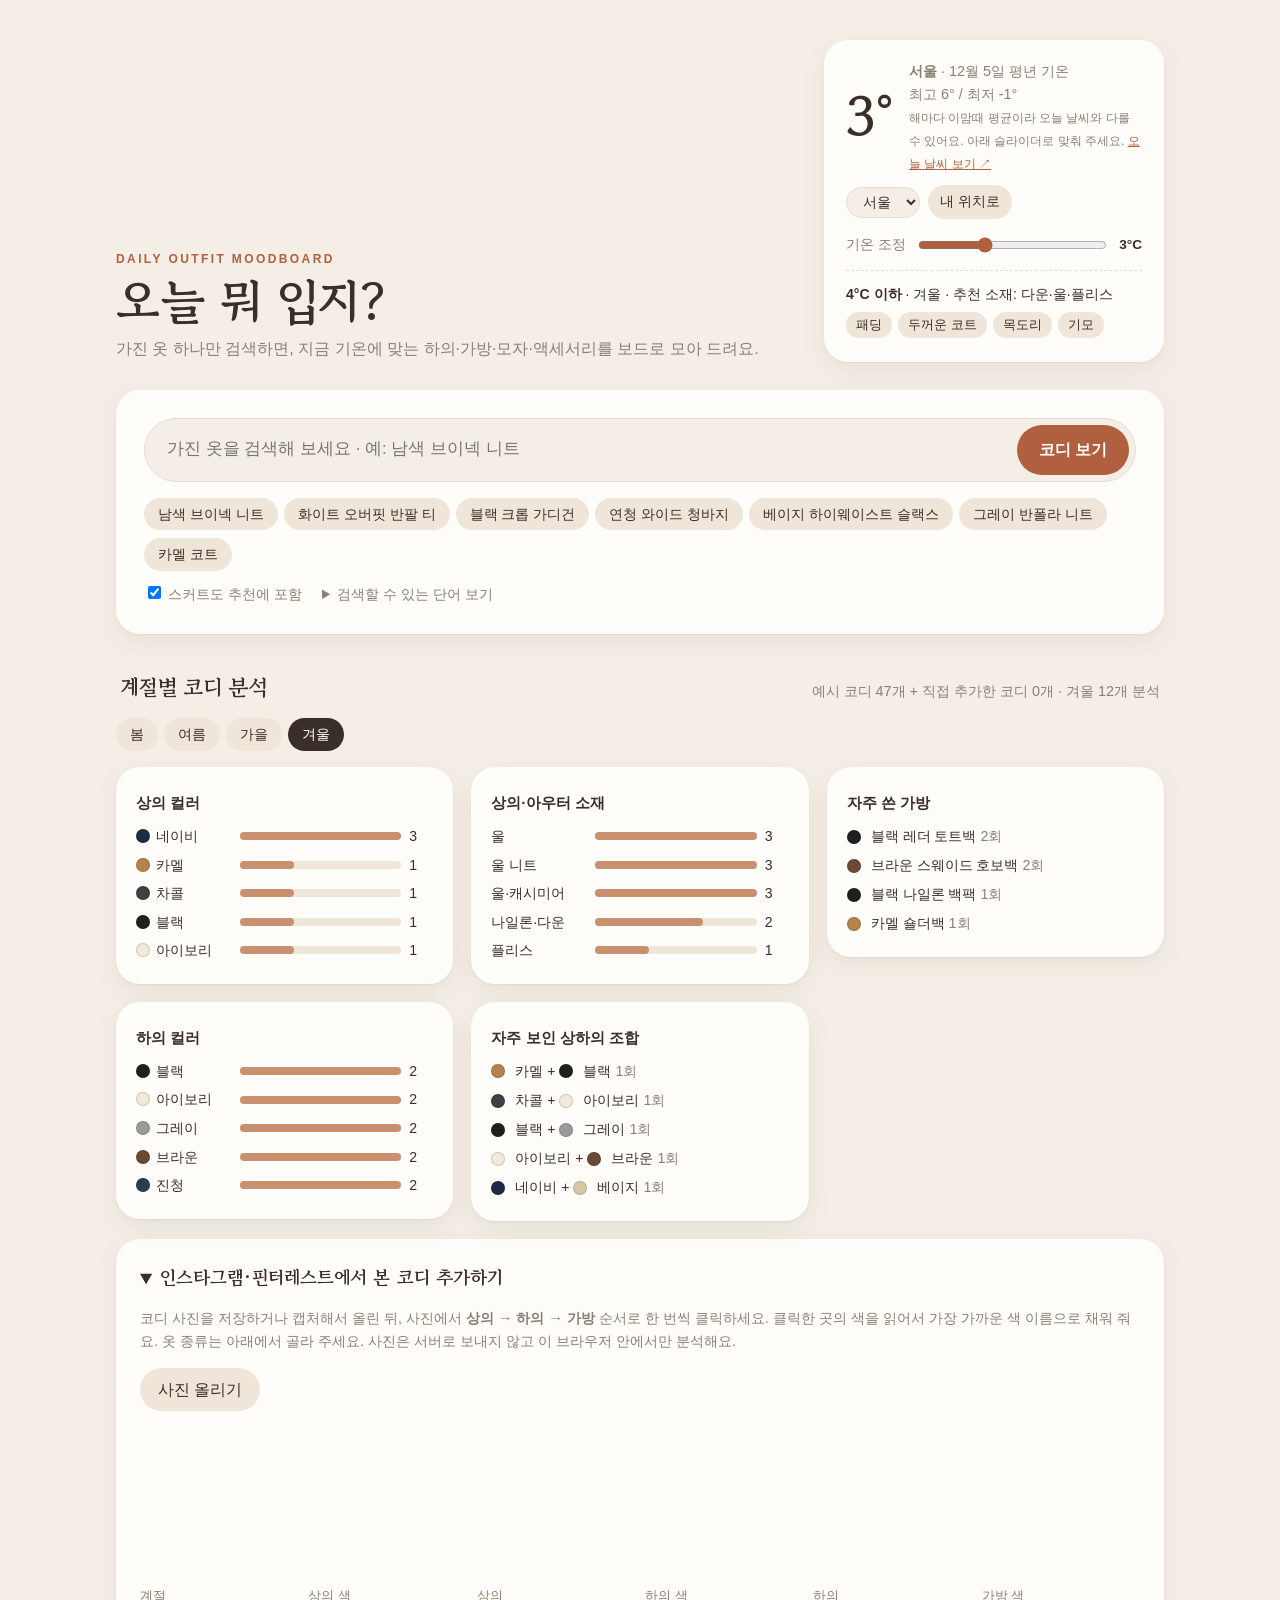
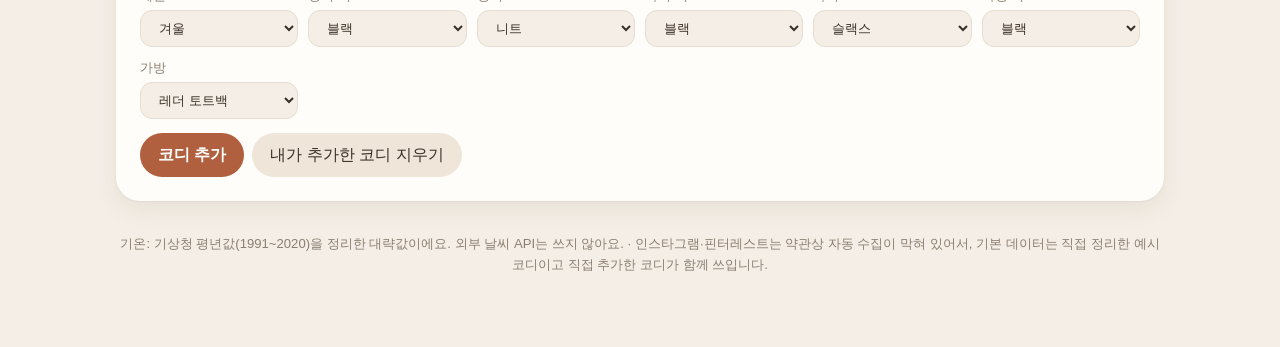
<file: 기온 별 코디 추천/index.html>
<!DOCTYPE html>
<html lang="ko">
<head>
<meta charset="UTF-8">
<meta name="viewport" content="width=device-width, initial-scale=1">
<title>오늘 뭐 입지</title>
<link rel="preconnect" href="https://fonts.googleapis.com">
<link rel="preconnect" href="https://fonts.gstatic.com" crossorigin>
<link href="https://fonts.googleapis.com/css2?family=Gowun+Batang:wght@400;700&display=swap" rel="stylesheet">
<style>
  :root {
    --bg: #f4eee6;
    --card: #fffdf9;
    --text: #3a2f27;
    --muted: #8c7f72;
    --line: #e7ddd0;
    --accent: #b0603f;
    --accent-text: #ffffff;
    --chip: #efe5d8;
    --warn-bg: #f8e6d6;
    --warn-text: #8a4b2a;
    --bar: #c9906f;
    --sw-border: rgba(0, 0, 0, .15);
    --shadow: 0 1px 2px rgba(80, 55, 30, .06), 0 8px 24px rgba(80, 55, 30, .07);
    --shadow-hover: 0 2px 4px rgba(80, 55, 30, .08), 0 16px 36px rgba(80, 55, 30, .12);
  }
  @media (prefers-color-scheme: dark) {
    :root:not([data-theme="light"]) {
      --bg: #1e1a17; --card: #29231f; --text: #f1e9df; --muted: #a8998a; --line: #3b332c;
      --accent: #e09a76; --accent-text: #1e1a17; --chip: #3a312a; --warn-bg: #3d2c20; --warn-text: #f0c09a; --bar: #e09a76;
      --sw-border: rgba(255, 255, 255, .3);
      --shadow: 0 1px 2px rgba(0, 0, 0, .3), 0 8px 24px rgba(0, 0, 0, .25);
      --shadow-hover: 0 2px 4px rgba(0, 0, 0, .35), 0 16px 36px rgba(0, 0, 0, .35);
    }
  }
  :root[data-theme="dark"] {
    --bg: #1e1a17; --card: #29231f; --text: #f1e9df; --muted: #a8998a; --line: #3b332c;
    --accent: #e09a76; --accent-text: #1e1a17; --chip: #3a312a; --warn-bg: #3d2c20; --warn-text: #f0c09a; --bar: #e09a76;
    --sw-border: rgba(255, 255, 255, .3);
    --shadow: 0 1px 2px rgba(0, 0, 0, .3), 0 8px 24px rgba(0, 0, 0, .25);
    --shadow-hover: 0 2px 4px rgba(0, 0, 0, .35), 0 16px 36px rgba(0, 0, 0, .35);
  }
  * { box-sizing: border-box; }
  body {
    margin: 0;
    background: var(--bg);
    color: var(--text);
    font-family: "Pretendard", "Malgun Gothic", "Apple SD Gothic Neo", sans-serif;
    line-height: 1.6;
  }
  main { max-width: 1080px; margin: 0 auto; padding: 40px 16px 72px; }
  h1, h2, .serif { font-family: "Gowun Batang", "Nanum Myeongjo", serif; font-weight: 700; letter-spacing: -0.01em; }
  h1 { font-size: clamp(2rem, 6vw, 3rem); line-height: 1.15; margin: 4px 0 8px; }
  h2 { font-size: 1.35rem; margin: 0 0 12px; }
  h3 { font-size: 0.95rem; margin: 20px 0 10px; }
  .eyebrow { font-size: 0.75rem; letter-spacing: 0.2em; color: var(--accent); font-weight: 700; }
  .subtitle { color: var(--muted); margin: 0; }
  .muted { color: var(--muted); font-size: 0.9rem; }
  a { color: var(--accent); }
  .card {
    background: var(--card);
    border-radius: 24px;
    padding: 24px;
    margin-bottom: 20px;
    box-shadow: var(--shadow);
  }
  button, select, input { font: inherit; color: var(--text); }
  select, input[type="text"] {
    padding: 9px 14px;
    background: var(--bg);
    border: 1px solid var(--line);
    border-radius: 999px;
  }
  .btn {
    padding: 9px 18px;
    border: 0;
    border-radius: 999px;
    background: var(--accent);
    color: var(--accent-text);
    font-weight: 700;
    cursor: pointer;
    transition: transform .15s ease, opacity .15s ease;
  }
  .btn:hover { opacity: .9; }
  .btn:active { transform: scale(.97); }
  .btn.ghost { background: var(--chip); color: var(--text); font-weight: 500; }
  .chip {
    display: inline-block;
    padding: 5px 14px;
    margin: 0 6px 8px 0;
    border-radius: 999px;
    background: var(--chip);
    border: 0;
    font-size: 0.88rem;
    cursor: pointer;
    transition: background .15s ease;
  }
  button.chip:hover, a.chip:hover { background: var(--line); }
  .chip.static { cursor: default; }
  .chip.on { background: var(--text); color: var(--card); }
  .sw {
    display: inline-block;
    width: 14px; height: 14px;
    border-radius: 50%;
    vertical-align: -2px;
    margin-right: 6px;
    border: 1px solid var(--sw-border);
  }
  .row { display: flex; flex-wrap: wrap; gap: 8px; align-items: center; }

  /* 머리말 + 날씨 */
  .hero { display: grid; grid-template-columns: 1fr minmax(260px, 340px); gap: 20px; align-items: end; margin-bottom: 28px; }
  .weather-card { margin: 0; padding: 20px 22px; }
  .weather { display: flex; gap: 16px; align-items: center; }
  .temp-big { font-family: "Gowun Batang", serif; font-size: 3.4rem; font-weight: 700; line-height: 1; }
  .weather-info { flex: 1; min-width: 0; font-size: 0.9rem; }
  .weather-card .row { margin-top: 10px; }
  .weather-card select, .weather-card .btn { padding: 6px 12px; font-size: 0.85rem; }
  .slider-row { margin-top: 14px; display: flex; gap: 10px; align-items: center; font-size: 0.85rem; }
  .slider-row input { flex: 1; accent-color: var(--accent); min-width: 0; }
  .guide { margin-top: 14px; padding-top: 12px; border-top: 1px dashed var(--line); font-size: 0.88rem; }
  .guide .chip { font-size: 0.8rem; padding: 3px 10px; margin-bottom: 4px; }

  /* 검색 */
  .search-card { padding: 28px; }
  .search {
    display: flex; align-items: center;
    background: var(--bg);
    border: 1.5px solid var(--line);
    border-radius: 999px;
    padding: 6px 6px 6px 22px;
    transition: border-color .15s ease;
  }
  .search:focus-within { border-color: var(--accent); }
  .search input { flex: 1; min-width: 0; border: 0; background: transparent; padding: 10px 0; font-size: 1.05rem; outline: none; }
  .search .btn { padding: 12px 22px; }
  .examples { margin-top: 16px; }
  .search-opts { display: flex; flex-wrap: wrap; gap: 4px 20px; align-items: center; margin-top: 4px; }
  .search-opts summary { font-weight: 500; cursor: pointer; }
  #wordHelp p { margin: 6px 0; }

  /* 결과: 보드 머리 */
  .board-head { display: flex; gap: 18px; align-items: center; flex-wrap: wrap; }
  .board-head .big-sw { width: 72px; height: 72px; border-radius: 50%; border: 4px solid var(--card); box-shadow: 0 0 0 1px var(--line); flex: none; }
  .board-head h2 { margin: 0; font-size: 1.6rem; }
  .warn { margin-top: 14px; padding: 12px 16px; border-radius: 16px; background: var(--warn-bg); color: var(--warn-text); font-size: 0.92rem; }
  .ext { margin-top: 14px; display: flex; flex-wrap: wrap; gap: 6px; align-items: center; }
  .ext .muted { margin-right: 4px; }
  a.chip { color: var(--text); text-decoration: none; margin: 0; }

  /* 결과: 무드보드 핀 */
  /* 추천은 4개뿐이라 칸을 세로로 채우는 columns 대신 가로로 채우는 grid를 쓴다 */
  .combos { display: grid; grid-template-columns: repeat(auto-fill, minmax(220px, 1fr)); gap: 18px; align-items: stretch; margin-top: 8px; }
  .pin {
    margin: 0;
    display: flex; flex-direction: column;
    background: var(--card);
    border-radius: 24px;
    overflow: hidden;
    box-shadow: var(--shadow);
    transition: transform .2s ease, box-shadow .2s ease;
  }
  .pin:hover { transform: translateY(-3px); box-shadow: var(--shadow-hover); }
  .pin-visual { position: relative; padding: 26px 16px 18px; }
  .pin-visual svg { display: block; width: 128px; height: 176px; margin: 0 auto; filter: drop-shadow(0 6px 10px rgba(0, 0, 0, .12)); }
  .pin-no { position: absolute; top: 12px; left: 16px; font-family: "Gowun Batang", serif; font-weight: 700; font-size: 0.95rem; color: var(--text); opacity: .55; }
  .pin-save {
    position: absolute; top: 10px; right: 10px;
    padding: 5px 12px; border-radius: 999px;
    background: #e60023; color: #fff; font-size: 0.78rem; font-weight: 700; text-decoration: none;
    opacity: 0; transition: opacity .2s ease;
  }
  .pin:hover .pin-save, .pin:focus-within .pin-save { opacity: 1; }
  @media (hover: none) { .pin-save { opacity: 1; } }
  .palette { display: flex; height: 10px; }
  .palette span { flex: 1; }
  .pin-body { padding: 14px 18px 18px; flex: 1; display: flex; flex-direction: column; }
  .pin .piece { margin: 3px 0; font-weight: 600; font-size: 0.95rem; }
  .pin .piece small { font-weight: 400; color: var(--muted); margin-left: 2px; white-space: nowrap; }
  .pin .piece.minor { font-weight: 500; font-size: 0.88rem; }
  .pin details { margin-top: auto; padding-top: 8px; border-top: 1px dashed var(--line); padding-top: 8px; }
  .pin details { position: relative; }
  .pin details[open] ul {
    position: absolute; left: -18px; right: -18px; bottom: calc(100% + 1px);
    margin: 0; padding: 12px 18px 12px 34px;
    background: var(--card); border-top: 1px dashed var(--line);
    max-height: 260px; overflow-y: auto;
  }
  .pin summary { font-size: 0.85rem; color: var(--accent); font-weight: 700; cursor: pointer; }
  .pin ul { margin: 6px 0 0; padding-left: 18px; font-size: 0.84rem; color: var(--muted); }

  /* 분석 */
  .section-title { display: flex; align-items: baseline; justify-content: space-between; flex-wrap: wrap; gap: 8px; margin: 36px 4px 14px; }
  .section-title h2 { margin: 0; }
  .tabs { margin-bottom: 8px; }
  .stats { columns: 3 230px; column-gap: 18px; }
  .stats > div { break-inside: avoid; display: inline-block; width: 100%; margin: 0 0 18px; background: var(--card); border-radius: 24px; padding: 4px 20px 16px; box-shadow: var(--shadow); }
  .bar-row { display: grid; grid-template-columns: 96px 1fr 24px; gap: 8px; align-items: center; font-size: 0.88rem; margin: 6px 0; }
  .bar { height: 8px; border-radius: 4px; background: var(--bar); }
  .bar-track { background: var(--chip); border-radius: 4px; }
  .pair { display: flex; align-items: center; gap: 4px; font-size: 0.88rem; margin: 6px 0; }
  details > summary { cursor: pointer; }
  .add-card summary { font-family: "Gowun Batang", serif; font-weight: 700; font-size: 1.15rem; }
  .form-grid { display: grid; grid-template-columns: repeat(auto-fill, minmax(150px, 1fr)); gap: 10px; margin: 14px 0; }
  .form-grid label { font-size: 0.82rem; color: var(--muted); display: flex; flex-direction: column; gap: 4px; }
  .form-grid select { border-radius: 12px; }
  .photo-tools { margin: 8px 0; }
  .file-btn { display: inline-block; }
  .photo-wrap { display: flex; flex-wrap: wrap; gap: 18px; align-items: flex-start; margin: 10px 0; }
  .photo-wrap canvas { max-width: 100%; max-height: 480px; border-radius: 18px; cursor: crosshair; }
  .picked { flex: 1; min-width: 180px; font-size: 0.92rem; }
  .picked .pick-row { display: flex; align-items: center; gap: 8px; margin: 6px 0; }
  .picked .raw { width: 24px; height: 24px; border-radius: 50%; border: 1px solid rgba(0, 0, 0, .15); }
  footer { color: var(--muted); font-size: 0.82rem; margin-top: 32px; text-align: center; }

  @media (max-width: 720px) {
    main { padding-top: 24px; }
    .hero { grid-template-columns: 1fr; }
    .card, .search-card { padding: 20px; border-radius: 20px; }
    .combos { grid-template-columns: repeat(2, minmax(0, 1fr)); gap: 12px; }
    .stats { columns: 2 150px; column-gap: 12px; }
    .pin { border-radius: 18px; }
    .stats > div { margin-bottom: 12px; border-radius: 18px; }
    .pin-visual svg { width: 100px; height: 138px; }
    .pin-body { padding: 12px 14px 14px; }
    .search { padding-left: 16px; }
    .search .btn { padding: 10px 16px; }
  }
  @media (max-width: 420px) {
    .stats { columns: 1; }
  }
</style>
</head>
<body>
<main>
  <header class="hero">
    <div>
      <div class="eyebrow">DAILY OUTFIT MOODBOARD</div>
      <h1>오늘 뭐 입지?</h1>
      <p class="subtitle">가진 옷 하나만 검색하면, 지금 기온에 맞는 하의·가방·모자·액세서리를 보드로 모아 드려요.</p>
    </div>

    <!-- 날씨 -->
    <section class="card weather-card" aria-label="오늘 평년 기온">
      <div class="weather">
        <div class="temp-big" id="tempBig">--°</div>
        <div class="weather-info">
          <div id="weatherText" class="muted">기온을 계산하는 중…</div>
        </div>
      </div>
      <div class="row">
        <select id="city" aria-label="지역 선택"></select>
        <button class="btn ghost" id="geoBtn" type="button">내 위치로</button>
      </div>
      <div class="slider-row">
        <label for="tempSlider" class="muted">기온 조정</label>
        <input type="range" id="tempSlider" min="-15" max="38" value="15">
        <strong id="tempSliderVal">15°C</strong>
      </div>
      <div class="guide" id="guide"></div>
    </section>
  </header>

  <!-- 검색 -->
  <section class="card search-card" aria-label="옷 검색">
    <form class="search" id="searchForm">
      <input type="text" id="query" placeholder="가진 옷을 검색해 보세요 · 예: 남색 브이넥 니트" aria-label="옷 검색">
      <button class="btn" type="submit">코디 보기</button>
    </form>
    <div class="examples" id="examples"></div>
    <div class="search-opts muted">
      <label><input type="checkbox" id="skirtToggle" checked> 스커트도 추천에 포함</label>
      <details>
        <summary>검색할 수 있는 단어 보기</summary>
        <div id="wordHelp" style="font-size:0.88rem"></div>
      </details>
    </div>
  </section>

  <section id="result"></section>

  <!-- 분석 -->
  <div class="section-title">
    <h2 id="a-title">계절별 코디 분석</h2>
    <span class="muted" id="dataNote"></span>
  </div>
  <div class="tabs" id="seasonTabs"></div>
  <div class="stats" id="stats"></div>

  <section class="card add-card">
    <details open>
      <summary>인스타그램·핀터레스트에서 본 코디 추가하기</summary>
      <p class="muted">
        코디 사진을 저장하거나 캡처해서 올린 뒤, 사진에서 <strong>상의 → 하의 → 가방</strong> 순서로 한 번씩 클릭하세요.
        클릭한 곳의 색을 읽어서 가장 가까운 색 이름으로 채워 줘요. 옷 종류는 아래에서 골라 주세요.
        사진은 서버로 보내지 않고 이 브라우저 안에서만 분석해요.
      </p>
      <div class="photo-tools row">
        <label class="btn ghost file-btn">사진 올리기<input type="file" id="photoInput" accept="image/*" hidden></label>
        <span id="pickModes"></span>
      </div>
      <div class="photo-wrap" id="photoWrap" hidden>
        <canvas id="photoCanvas"></canvas>
        <div class="picked" id="picked"></div>
      </div>
      <div class="form-grid" id="addForm"></div>
      <div class="row">
        <button class="btn" type="button" id="addBtn">코디 추가</button>
        <button class="btn ghost" type="button" id="clearBtn">내가 추가한 코디 지우기</button>
        <span class="muted" id="addMsg"></span>
      </div>
    </details>
  </section>

  <footer>
    기온: 기상청 평년값(1991~2020)을 정리한 대략값이에요. 외부 날씨 API는 쓰지 않아요. ·
    인스타그램·핀터레스트는 약관상 자동 수집이 막혀 있어서, 기본 데이터는 직접 정리한 예시 코디이고 직접 추가한 코디가 함께 쓰입니다.
  </footer>
</main>

<script>
// ───────── 데이터: 색 ─────────
// partners: 이 색과 잘 어울리는 상대 색, 앞쪽일수록 우선
const COLORS = {
  black:      { name: '블랙', en: 'black',     hex: '#1f1f1f', alias: ['블랙', '검정', '검은', 'black'],          partners: ['white', 'gray', 'beige', 'denim', 'camel', 'black'] },
  white:      { name: '화이트', en: 'white',   hex: '#f7f7f5', alias: ['화이트', '흰', '하얀', 'white'],          partners: ['denim', 'navy', 'black', 'beige', 'khaki', 'gray'] },
  ivory:      { name: '아이보리', en: 'cream', hex: '#f1ead8', alias: ['아이보리', '크림', '오프화이트', '오트밀'], partners: ['brown', 'denim', 'navy', 'camel', 'khaki', 'black'] },
  beige:      { name: '베이지', en: 'beige',   hex: '#d9c6a5', alias: ['베이지', '샌드', 'beige'],                partners: ['white', 'navy', 'brown', 'denim', 'black', 'ivory'] },
  camel:      { name: '카멜', en: 'camel',     hex: '#b5824c', alias: ['카멜'],                                   partners: ['black', 'ivory', 'navy', 'denim', 'charcoal', 'white'] },
  brown:      { name: '브라운', en: 'brown',   hex: '#6b4a33', alias: ['브라운', '갈색', '초코', '모카'],         partners: ['ivory', 'beige', 'denim', 'khaki', 'black', 'white'] },
  gray:       { name: '그레이', en: 'grey',   hex: '#9a9a9a', alias: ['그레이', '회색', '멜란지', '연그레이', '연회색'], partners: ['black', 'white', 'navy', 'denim', 'charcoal', 'pink'] },
  charcoal:   { name: '차콜', en: 'charcoal',     hex: '#3e4144', alias: ['차콜', '진회색', '다크그레이'],           partners: ['white', 'gray', 'beige', 'black', 'camel', 'denim'] },
  navy:       { name: '네이비', en: 'navy',   hex: '#1f2a44', alias: ['네이비', '남색', '곤색', 'navy'],         partners: ['beige', 'ivory', 'gray', 'white', 'denim', 'camel'] },
  blue:       { name: '블루', en: 'blue',     hex: '#2f5fb3', alias: ['블루', '파랑', '파란'],                   partners: ['white', 'beige', 'gray', 'navy', 'black', 'ivory'] },
  skyblue:    { name: '스카이블루', en: 'light blue', hex: '#9cc3e6', alias: ['스카이블루', '하늘', '소라', '라이트블루'], partners: ['white', 'navy', 'beige', 'denim', 'gray', 'ivory'] },
  khaki:      { name: '카키', en: 'olive',     hex: '#6f6b45', alias: ['카키', '올리브'],                         partners: ['white', 'ivory', 'black', 'beige', 'denim', 'brown'] },
  green:      { name: '그린', en: 'green',     hex: '#2f6b4f', alias: ['그린', '초록', '녹색', '포레스트'],       partners: ['ivory', 'beige', 'denim', 'black', 'brown', 'white'] },
  burgundy:   { name: '버건디', en: 'burgundy',   hex: '#6d1f2c', alias: ['버건디', '와인'],                         partners: ['black', 'gray', 'denim', 'beige', 'charcoal', 'ivory'] },
  red:        { name: '레드', en: 'red',     hex: '#c0392b', alias: ['레드', '빨강', '빨간'],                   partners: ['black', 'denim', 'white', 'navy', 'beige', 'gray'] },
  pink:       { name: '핑크', en: 'pink',     hex: '#f2b8c6', alias: ['핑크', '분홍', '연핑크', '베이비핑크'],   partners: ['gray', 'white', 'denim', 'ivory', 'navy', 'beige'] },
  lavender:   { name: '라벤더', en: 'lavender',   hex: '#c3b5e0', alias: ['라벤더', '연보라', '보라', '퍼플'],       partners: ['white', 'gray', 'denim', 'ivory', 'black', 'beige'] },
  yellow:     { name: '옐로우', en: 'yellow',   hex: '#f1d36b', alias: ['옐로우', '노랑', '노란', '레몬'],         partners: ['denim', 'white', 'gray', 'navy', 'beige', 'black'] },
  mustard:    { name: '머스타드', en: 'mustard', hex: '#c9a227', alias: ['머스타드', '겨자'],                       partners: ['denim', 'brown', 'black', 'navy', 'ivory', 'charcoal'] },
  orange:     { name: '오렌지', en: 'orange',   hex: '#e67e22', alias: ['오렌지', '주황'],                         partners: ['denim', 'white', 'navy', 'beige', 'black', 'ivory'] },
  coral:      { name: '코랄', en: 'coral',     hex: '#f08a6c', alias: ['코랄', '살구'],                           partners: ['white', 'denim', 'beige', 'navy', 'ivory', 'gray'] },
  mint:       { name: '민트', en: 'mint',     hex: '#a8dccb', alias: ['민트'],                                   partners: ['white', 'beige', 'denim', 'gray', 'ivory', 'navy'] },
  denim:      { name: '중청', en: 'mid wash',     hex: '#4a6a94', alias: ['중청', '데님', '청'],                     partners: ['white', 'black', 'gray', 'navy', 'beige', 'ivory'] },
  lightdenim: { name: '연청', en: 'light wash',     hex: '#8fb0d3', alias: ['연청'],                                   partners: ['white', 'navy', 'black', 'beige', 'gray', 'ivory'] },
  darkdenim:  { name: '진청', en: 'dark wash',     hex: '#2b3a55', alias: ['진청', '흑청', '인디고'],                 partners: ['white', 'gray', 'beige', 'black', 'camel', 'ivory'] },
};
const DENIMS = ['denim', 'lightdenim', 'darkdenim'];
const NEUTRAL = new Set(['black', 'white', 'ivory', 'beige', 'camel', 'brown', 'gray', 'charcoal', 'navy', 'khaki', ...DENIMS]);

// ───────── 데이터: 옷 ─────────
// temp: 입기 좋은 기온 범위(°C), style: minimal / casual / office / street / romantic
// colors: 이 색들로만 나오는 옷, denimOk: 일반 색 + 데님 색 모두 가능
const ITEMS = [
  // 상의
  { id: 'knit',       cat: 'top', name: '니트', en: 'sweater',         alias: ['니트', '스웨터', '캐시미어'],      material: '울·캐시미어', temp: [0, 17],   style: ['minimal', 'casual', 'romantic'], crop: true, over: true },
  { id: 'turtleneck', cat: 'top', name: '터틀넥', en: 'turtleneck',       alias: ['터틀넥', '폴라', '목폴라'],        material: '울 니트',     temp: [-10, 14], style: ['minimal', 'office'], over: true },
  { id: 'cardigan',   cat: 'top', name: '가디건', en: 'cardigan',       alias: ['가디건'],                          material: '니트',        temp: [10, 22],  style: ['casual', 'romantic', 'minimal'], crop: true, over: true },
  { id: 'knitvest',   cat: 'top', name: '니트 조끼', en: 'sweater vest',    alias: ['니트조끼', '조끼', '베스트'],      material: '니트',        temp: [12, 20],  style: ['casual', 'office'] },
  { id: 'shirt',      cat: 'top', name: '셔츠', en: 'button down shirt',         alias: ['셔츠', '옥스포드'],                material: '코튼',        temp: [15, 25],  style: ['office', 'minimal', 'casual'], crop: true, over: true },
  { id: 'linenshirt', cat: 'top', name: '린넨 셔츠', en: 'linen shirt',    alias: ['린넨셔츠', '린넨', '마셔츠'],      material: '린넨',        temp: [23, 35],  style: ['casual', 'minimal'], over: true },
  { id: 'blouse',     cat: 'top', name: '블라우스', en: 'blouse',     alias: ['블라우스'],                        material: '레이온·실크', temp: [17, 27],  style: ['romantic', 'office'], crop: true },
  { id: 'longtee',    cat: 'top', name: '긴팔 티셔츠', en: 'long sleeve tee',  alias: ['긴팔티', '롱티'],                   material: '코튼',        temp: [17, 23],  style: ['casual', 'minimal'], crop: true, over: true },
  { id: 'tee',        cat: 'top', name: '반팔 티셔츠', en: 't-shirt',  alias: ['반팔티', '티셔츠', '티'],          material: '코튼',        temp: [22, 35],  style: ['casual', 'street', 'minimal'], sleeve: 'shortsleeve', crop: true, over: true },
  { id: 'sweatshirt', cat: 'top', name: '맨투맨', en: 'sweatshirt',       alias: ['맨투맨', '스웨트셔츠'],            material: '면 스웨트',   temp: [10, 20],  style: ['casual', 'street'], crop: true, over: true },
  { id: 'hoodie',     cat: 'top', name: '후드티', en: 'hoodie',       alias: ['후드티', '후드', '후디'],          material: '기모 스웨트', temp: [6, 18],   style: ['street', 'casual'], crop: true, over: true },
  { id: 'polo',       cat: 'top', name: '폴로 셔츠', en: 'polo shirt',    alias: ['폴로', '카라티', '피케'],          material: '코튼 피케',   temp: [20, 30],  style: ['casual', 'office'], sleeve: 'shortsleeve' },
  { id: 'sleeveless', cat: 'top', name: '민소매', en: 'tank top',       alias: ['나시티', '민소매티'],              material: '코튼·린넨',   temp: [27, 40],  style: ['casual', 'romantic'], sleeve: 'nosleeve', crop: true },
  // 아우터 (검색하면 상의처럼 하의를 추천)
  { id: 'coat',        cat: 'outer', name: '울 코트', en: 'wool coat',     alias: ['코트', '울코트', '롱코트'],            material: '울',          temp: [-5, 11],  style: ['minimal', 'office'] },
  { id: 'trench',      cat: 'outer', name: '트렌치코트', en: 'trench coat',  alias: ['트렌치코트', '트렌치', '바바리'],      material: '코튼 개버딘', temp: [9, 17],   style: ['minimal', 'office', 'romantic'] },
  { id: 'padding',     cat: 'outer', name: '패딩', en: 'puffer jacket',        alias: ['패딩', '숏패딩', '롱패딩', '다운'],    material: '나일론·다운', temp: [-20, 5],  style: ['casual', 'street'] },
  { id: 'blazer',      cat: 'outer', name: '블레이저', en: 'blazer',    alias: ['블레이저', '자켓', '재킷'],            material: '울·폴리',     temp: [12, 20],  style: ['office', 'minimal'] },
  { id: 'leather',     cat: 'outer', name: '레더 자켓', en: 'leather jacket',   alias: ['레더자켓', '가죽자켓', '라이더자켓', '레더'], material: '레더',  temp: [9, 16],   style: ['street', 'minimal'] },
  { id: 'denimjacket', cat: 'outer', name: '데님 자켓', en: 'denim jacket',   alias: ['청자켓', '데님자켓'],                  material: '데님',        temp: [13, 20],  style: ['casual', 'street'], colors: DENIMS },
  { id: 'fleece',      cat: 'outer', name: '플리스', en: 'fleece jacket',      alias: ['플리스', '뽀글이', '후리스'],          material: '플리스',      temp: [-5, 12],  style: ['casual', 'street'] },
  // 하의
  { id: 'slacks',     cat: 'bottom', name: '슬랙스', en: 'trousers',        alias: ['슬랙스', '정장바지'],               material: '울·폴리',     temp: [-5, 26],  style: ['office', 'minimal'], sil: 'straight' },
  { id: 'jeans',      cat: 'bottom', name: '청바지', en: 'jeans',        alias: ['청바지', '데님팬츠', '진'],         material: '데님',        temp: [-5, 25],  style: ['casual', 'minimal', 'street'], colors: [...DENIMS, 'black', 'white'], sil: 'straight' },
  { id: 'widepants',  cat: 'bottom', name: '와이드 팬츠', en: 'wide leg pants',   alias: ['와이드팬츠'],                       material: '코튼·폴리',   temp: [8, 28],   style: ['casual', 'minimal', 'street'], sil: 'wide' },
  { id: 'corduroy',   cat: 'bottom', name: '코듀로이 팬츠', en: 'corduroy pants', alias: ['코듀로이', '골덴'],                 material: '코듀로이',    temp: [-5, 15],  style: ['casual', 'romantic'], sil: 'straight' },
  { id: 'chino',      cat: 'bottom', name: '치노 팬츠', en: 'chinos',     alias: ['치노', '면바지'],                   material: '코튼 트윌',   temp: [12, 26],  style: ['casual', 'office'], sil: 'straight' },
  { id: 'cargo',      cat: 'bottom', name: '카고 팬츠', en: 'cargo pants',     alias: ['카고'],                             material: '코튼 립스탑', temp: [8, 26],   style: ['street'], sil: 'wide' },
  { id: 'jogger',     cat: 'bottom', name: '조거 팬츠', en: 'joggers',     alias: ['조거', '트레이닝', '츄리닝'],       material: '면 스웨트',   temp: [-5, 20],  style: ['street', 'casual'], sil: 'slim' },
  { id: 'linenpants', cat: 'bottom', name: '린넨 팬츠', en: 'linen pants',     alias: ['린넨팬츠', '린넨바지'],             material: '린넨',        temp: [23, 35],  style: ['casual', 'minimal'], sil: 'wide' },
  { id: 'shorts',     cat: 'bottom', name: '반바지', en: 'shorts',        alias: ['반바지', '쇼츠', '버뮤다'],         material: '코튼·린넨',   temp: [25, 40],  style: ['casual', 'street'], denimOk: true, shape: 'shorts', sil: 'short' },
  { id: 'longskirt',  cat: 'bottom', name: '롱스커트', en: 'maxi skirt',      alias: ['롱스커트', '맥시스커트'],           material: '레이온·울',   temp: [5, 30],   style: ['romantic', 'minimal'], skirt: true, shape: 'longskirt', sil: 'wide' },
  { id: 'pleatskirt', cat: 'bottom', name: '플리츠 스커트', en: 'pleated skirt', alias: ['플리츠스커트', '플리츠', '주름치마'], material: '폴리',       temp: [10, 28],  style: ['romantic', 'office'], skirt: true, shape: 'skirt', sil: 'wide' },
  { id: 'miniskirt',  cat: 'bottom', name: '미니스커트', en: 'mini skirt',    alias: ['미니스커트', '스커트', '치마'],     material: '울·트위드',   temp: [8, 30],   style: ['romantic', 'street'], skirt: true, shape: 'skirt', sil: 'short' },
  { id: 'denimskirt', cat: 'bottom', name: '데님 스커트', en: 'denim skirt',   alias: ['데님스커트', '청치마'],             material: '데님',        temp: [15, 30],  style: ['casual', 'romantic'], skirt: true, shape: 'skirt', colors: ['denim', 'lightdenim', 'black', 'white'], sil: 'short' },
];

// ───────── 데이터: 옷 모양 (넥라인·소매·핏·기장) ─────────
// cats: 이 조건이 적용되는 옷 종류, 같은 group 안에서는 가장 길게 일치하는 단어 하나만 쓴다
const SHAPES = [
  { id: 'vneck',        group: 'neck',   name: '브이넥', en: 'v-neck',       alias: ['브이넥', 'v넥', '브이'],                       cats: ['top'] },
  { id: 'roundneck',    group: 'neck',   name: '라운드넥', en: 'crew neck',     alias: ['라운드넥', '라운드', '크루넥'],                 cats: ['top'] },
  { id: 'halfneck',     group: 'neck',   name: '반폴라', en: 'mock neck',       alias: ['반폴라', '하프넥', '모크넥'],                   cats: ['top'] },
  { id: 'collar',       group: 'neck',   name: '카라', en: 'collared',         alias: ['카라넥', '카라', '칼라'],                       cats: ['top', 'outer'] },
  { id: 'squareneck',   group: 'neck',   name: '스퀘어넥', en: 'square neck',     alias: ['스퀘어넥', '스퀘어'],                           cats: ['top'] },
  { id: 'offshoulder',  group: 'neck',   name: '오프숄더', en: 'off shoulder',     alias: ['오프숄더'],                                     cats: ['top'] },
  { id: 'longsleeve',   group: 'sleeve', name: '긴팔', en: 'long sleeve',         alias: ['긴팔', '롱슬리브'],                             cats: ['top'] },
  { id: 'threequarter', group: 'sleeve', name: '7부', en: '3/4 sleeve',          alias: ['7부', '칠부'],                                  cats: ['top'] },
  { id: 'shortsleeve',  group: 'sleeve', name: '반팔', en: 'short sleeve',         alias: ['반팔', '숏슬리브'],                             cats: ['top'] },
  { id: 'nosleeve',     group: 'sleeve', name: '민소매', en: 'sleeveless',       alias: ['민소매', '나시', '슬리브리스'],                 cats: ['top'] },
  { id: 'oversize',     group: 'fit',    name: '오버핏', en: 'oversized',       alias: ['오버핏', '오버사이즈', '오버', '박시', '루즈핏', '루즈'], cats: ['top', 'outer'] },
  { id: 'slim',         group: 'fit',    name: '슬림핏', en: 'slim fit',       alias: ['슬림핏', '슬림', '스키니', '타이트', '머슬핏'],  cats: ['top', 'bottom'] },
  { id: 'regular',      group: 'fit',    name: '레귤러핏', en: '',     alias: ['레귤러핏', '레귤러', '정핏'],                   cats: ['top', 'outer', 'bottom'] },
  { id: 'wide',         group: 'fit',    name: '와이드핏', en: 'wide leg',     alias: ['와이드핏', '와이드'],                           cats: ['bottom'] },
  { id: 'straight',     group: 'fit',    name: '일자핏', en: 'straight leg',       alias: ['스트레이트', '일자핏', '일자'],                 cats: ['bottom'] },
  { id: 'bootcut',      group: 'fit',    name: '부츠컷', en: 'bootcut',       alias: ['세미부츠컷', '부츠컷', '플레어'],               cats: ['bottom'] },
  { id: 'crop',         group: 'length', name: '크롭', en: 'cropped',         alias: ['크롭', '숏기장'],                               cats: ['top', 'outer'] },
  { id: 'longline',     group: 'length', name: '롱기장', en: 'longline',       alias: ['롱기장'],                                       cats: ['top', 'outer'] },
  { id: 'highwaist',    group: 'rise',   name: '하이웨이스트', en: 'high waisted', alias: ['하이웨이스트', '하이웨스트', '하이라이즈'],     cats: ['bottom'] },
];
const SHAPE_GROUPS = { neck: '넥라인', sleeve: '소매', fit: '핏', length: '기장', rise: '허리' };
// 긴팔 기준으로 입기 좋은 기온이 몇 도 올라가는지
const SLEEVE_TEMP = { longsleeve: 0, threequarter: 3, shortsleeve: 6, nosleeve: 10 };
const SLEEVE_ITEM = { shortsleeve: 'tee', longsleeve: 'longtee', threequarter: 'longtee', nosleeve: 'sleeveless' };

// ───────── 데이터: 가방 ─────────
const BAGS = [
  { id: 'tote',      name: '레더 토트백',    alias: ['토트백', '토트'],       temp: [-20, 40], style: ['office', 'minimal'] },
  { id: 'shoulder',  name: '숄더백',         alias: ['숄더백'],               temp: [-20, 40], style: ['minimal', 'romantic', 'office'] },
  { id: 'cross',     name: '미니 크로스백',  alias: ['크로스백'],             temp: [-20, 40], style: ['casual', 'street', 'romantic'] },
  { id: 'eco',       name: '캔버스 에코백',  alias: ['에코백'],               temp: [8, 35],   style: ['casual'], colors: ['ivory', 'black'] },
  { id: 'backpack',  name: '나일론 백팩',    alias: ['백팩', '배낭'],         temp: [-20, 40], style: ['street', 'casual'] },
  { id: 'hobo',      name: '스웨이드 호보백', alias: ['호보백'],              temp: [-10, 18], style: ['minimal', 'casual', 'romantic'], colors: ['brown', 'camel', 'beige', 'charcoal'] },
  { id: 'rattan',    name: '라탄 바스켓백',  alias: ['라탄백', '라탄'],       temp: [23, 40],  style: ['romantic', 'casual'], colors: ['beige'] },
  { id: 'chain',     name: '퀼팅 체인백',    alias: ['체인백'],               temp: [-20, 40], style: ['romantic', 'office'] },
  { id: 'bucket',    name: '버킷백',         alias: ['버킷백'],               temp: [-20, 40], style: ['casual', 'minimal', 'romantic'] },
  { id: 'messenger', name: '메신저백',       alias: ['메신저백'],             temp: [-20, 40], style: ['street', 'casual'] },
  { id: 'furmini',   name: '퍼 미니백',      alias: ['퍼백', '털가방'],       temp: [-20, 8],  style: ['casual', 'romantic', 'street'], colors: ['ivory', 'brown', 'black', 'gray'] },
];

// ───────── 데이터: 예시 코디 (계절, 상의색, 상의, 하의색, 하의, 가방색, 가방) ─────────
const SAMPLE_LOOKS = [
  ['spring', 'ivory', 'cardigan', 'denim', 'jeans', 'brown', 'shoulder'],
  ['spring', 'beige', 'trench', 'white', 'slacks', 'black', 'tote'],
  ['spring', 'skyblue', 'shirt', 'beige', 'chino', 'brown', 'cross'],
  ['spring', 'pink', 'knit', 'denim', 'jeans', 'ivory', 'bucket'],
  ['spring', 'white', 'blouse', 'navy', 'pleatskirt', 'black', 'chain'],
  ['spring', 'navy', 'cardigan', 'ivory', 'longskirt', 'brown', 'shoulder'],
  ['spring', 'gray', 'sweatshirt', 'black', 'widepants', 'black', 'backpack'],
  ['spring', 'lavender', 'knit', 'white', 'widepants', 'ivory', 'shoulder'],
  ['spring', 'navy', 'blazer', 'beige', 'slacks', 'black', 'tote'],
  ['spring', 'mint', 'longtee', 'lightdenim', 'jeans', 'ivory', 'eco'],
  ['spring', 'white', 'shirt', 'navy', 'slacks', 'brown', 'tote'],
  ['summer', 'white', 'tee', 'lightdenim', 'shorts', 'ivory', 'eco'],
  ['summer', 'beige', 'linenshirt', 'white', 'linenpants', 'beige', 'rattan'],
  ['summer', 'black', 'sleeveless', 'beige', 'longskirt', 'beige', 'rattan'],
  ['summer', 'skyblue', 'linenshirt', 'white', 'shorts', 'beige', 'rattan'],
  ['summer', 'white', 'tee', 'black', 'widepants', 'black', 'cross'],
  ['summer', 'navy', 'polo', 'beige', 'chino', 'brown', 'messenger'],
  ['summer', 'yellow', 'tee', 'lightdenim', 'jeans', 'ivory', 'eco'],
  ['summer', 'ivory', 'blouse', 'khaki', 'linenpants', 'beige', 'rattan'],
  ['summer', 'white', 'linenshirt', 'navy', 'shorts', 'black', 'cross'],
  ['summer', 'pink', 'tee', 'white', 'denimskirt', 'ivory', 'bucket'],
  ['summer', 'navy', 'tee', 'white', 'widepants', 'black', 'cross'],
  ['autumn', 'navy', 'knit', 'beige', 'slacks', 'brown', 'hobo'],
  ['autumn', 'navy', 'knit', 'ivory', 'widepants', 'camel', 'tote'],
  ['autumn', 'navy', 'knit', 'gray', 'slacks', 'black', 'shoulder'],
  ['autumn', 'ivory', 'knit', 'brown', 'corduroy', 'brown', 'hobo'],
  ['autumn', 'burgundy', 'knit', 'denim', 'jeans', 'black', 'cross'],
  ['autumn', 'camel', 'trench', 'black', 'slacks', 'black', 'tote'],
  ['autumn', 'khaki', 'shirt', 'ivory', 'widepants', 'brown', 'messenger'],
  ['autumn', 'brown', 'cardigan', 'ivory', 'longskirt', 'camel', 'bucket'],
  ['autumn', 'mustard', 'knit', 'denim', 'jeans', 'brown', 'cross'],
  ['autumn', 'gray', 'sweatshirt', 'khaki', 'cargo', 'black', 'backpack'],
  ['autumn', 'black', 'leather', 'denim', 'jeans', 'black', 'chain'],
  ['autumn', 'charcoal', 'blazer', 'white', 'slacks', 'black', 'tote'],
  ['autumn', 'beige', 'knit', 'navy', 'slacks', 'brown', 'shoulder'],
  ['winter', 'camel', 'coat', 'black', 'slacks', 'black', 'tote'],
  ['winter', 'charcoal', 'coat', 'ivory', 'widepants', 'brown', 'hobo'],
  ['winter', 'black', 'padding', 'gray', 'jogger', 'black', 'backpack'],
  ['winter', 'ivory', 'turtleneck', 'brown', 'corduroy', 'camel', 'shoulder'],
  ['winter', 'navy', 'turtleneck', 'beige', 'slacks', 'brown', 'hobo'],
  ['winter', 'burgundy', 'knit', 'charcoal', 'slacks', 'black', 'chain'],
  ['winter', 'gray', 'turtleneck', 'black', 'longskirt', 'black', 'furmini'],
  ['winter', 'white', 'padding', 'darkdenim', 'jeans', 'ivory', 'furmini'],
  ['winter', 'green', 'knit', 'ivory', 'corduroy', 'brown', 'tote'],
  ['winter', 'beige', 'fleece', 'brown', 'corduroy', 'ivory', 'eco'],
  ['winter', 'navy', 'coat', 'gray', 'slacks', 'black', 'tote'],
  ['winter', 'navy', 'knit', 'darkdenim', 'jeans', 'camel', 'hobo'],
].map(([season, topColor, top, bottomColor, bottom, bagColor, bag]) =>
  ({ season, topColor, top, bottomColor, bottom, bagColor, bag }));

// ───────── 데이터: 모자 ─────────
const HATS = [
  { id: 'cap',       name: '볼캡',          temp: [10, 35],  style: ['casual', 'street'],             colors: ['black', 'navy', 'ivory', 'beige', 'gray'] },
  { id: 'buckethat', name: '버킷햇',        temp: [15, 35],  style: ['casual', 'street', 'romantic'], colors: ['beige', 'ivory', 'black', 'khaki'] },
  { id: 'beanie',    name: '비니',          temp: [-20, 12], style: ['casual', 'street', 'minimal'],  colors: ['gray', 'charcoal', 'ivory', 'black', 'camel', 'burgundy'] },
  { id: 'beret',     name: '베레모',        temp: [-5, 16],  style: ['romantic', 'minimal'],          colors: ['black', 'camel', 'burgundy', 'ivory', 'brown'] },
  { id: 'straw',     name: '라탄 밀짚모자', temp: [24, 40],  style: ['romantic', 'casual'],           colors: ['beige'] },
];

// 따뜻한 색 옷에는 골드, 차가운 색 옷에는 실버 액세서리
const WARM = new Set(['coral', 'camel', 'brown', 'beige', 'ivory', 'mustard', 'khaki', 'burgundy', 'orange', 'yellow', 'red', 'green']);

const SEASONS = { spring: '봄', summer: '여름', autumn: '가을', winter: '겨울' };

// 기온별 옷차림 (위에서부터 높은 기온)
const BANDS = [
  { min: 28,   label: '28°C 이상',  wear: ['민소매', '반팔', '반바지', '린넨 원피스'], mat: '린넨·시어서커·얇은 코튼' },
  { min: 23,   label: '23~27°C',    wear: ['반팔', '얇은 셔츠', '반바지', '면바지'],     mat: '코튼·린넨' },
  { min: 20,   label: '20~22°C',    wear: ['블라우스', '긴팔 티', '면바지', '슬랙스'],   mat: '코튼·레이온' },
  { min: 17,   label: '17~19°C',    wear: ['얇은 니트', '가디건', '맨투맨', '청바지'],   mat: '코튼·얇은 니트' },
  { min: 12,   label: '12~16°C',    wear: ['자켓', '셔츠', '가디건', '니트'],            mat: '울 혼방·데님·트윌' },
  { min: 9,    label: '9~11°C',     wear: ['트렌치코트', '니트', '청바지', '스타킹'],    mat: '울·개버딘' },
  { min: 5,    label: '5~8°C',      wear: ['울 코트', '히트텍', '가죽 자켓', '니트'],    mat: '울·캐시미어·레더' },
  { min: -99,  label: '4°C 이하',   wear: ['패딩', '두꺼운 코트', '목도리', '기모'],     mat: '다운·울·플리스' },
];

// 지역별 평년 기온(기상청 1991~2020 평년값을 정리한 대략값). 외부 날씨 API는 쓰지 않는다.
// [이름, 위도, 경도, 1~12월 평균 최고기온, 1~12월 평균 최저기온]
const CITIES = [
  ['서울', 37.57, 126.98, [1.6, 4.8, 10.9, 18.1, 23.6, 27.4, 28.9, 29.8, 25.9, 19.9, 11.6, 3.6], [-5.8, -3.3, 1.6, 7.7, 13.2, 18.2, 21.9, 22.4, 17.4, 10.5, 3.4, -3.4]],
  ['인천', 37.46, 126.71, [1.5, 4.0, 9.5, 15.8, 21.4, 25.3, 27.7, 29.0, 25.6, 19.6, 11.6, 3.8], [-4.4, -2.3, 2.4, 8.0, 13.5, 18.3, 22.1, 22.8, 18.6, 12.0, 4.6, -2.1]],
  ['수원', 37.26, 127.03, [2.4, 5.6, 11.6, 18.6, 23.9, 27.6, 29.3, 30.2, 26.3, 20.2, 12.1, 4.3], [-6.6, -4.2, 0.7, 6.5, 12.3, 17.6, 21.7, 22.0, 16.6, 9.1, 2.3, -4.2]],
  ['춘천', 37.88, 127.73, [1.2, 4.9, 11.6, 19.1, 24.6, 28.2, 29.6, 30.2, 25.8, 19.3, 10.8, 3.1], [-10.4, -7.5, -1.6, 4.6, 10.8, 16.6, 20.9, 21.0, 15.0, 7.1, 0.4, -6.9]],
  ['대전', 36.35, 127.38, [3.8, 7.0, 12.9, 19.8, 24.9, 28.3, 29.8, 30.6, 26.5, 20.9, 13.1, 5.6], [-5.2, -3.3, 1.4, 7.1, 12.8, 18.0, 22.0, 22.3, 17.1, 9.8, 2.8, -3.3]],
  ['대구', 35.87, 128.60, [6.0, 8.9, 14.5, 21.0, 26.1, 29.2, 30.6, 31.3, 27.0, 21.8, 14.4, 7.8], [-3.2, -1.3, 3.2, 8.9, 14.1, 19.0, 22.5, 22.9, 18.0, 11.2, 4.2, -1.6]],
  ['광주', 35.16, 126.85, [5.5, 8.2, 13.6, 20.0, 25.0, 28.0, 29.7, 30.9, 27.0, 21.6, 14.4, 7.6], [-2.7, -1.1, 3.1, 8.6, 14.2, 19.2, 23.0, 23.3, 18.6, 11.7, 4.9, -0.9]],
  ['부산', 35.18, 129.08, [8.1, 10.0, 13.9, 18.7, 22.2, 24.9, 27.8, 29.6, 26.6, 22.4, 16.3, 10.4], [-0.3, 1.4, 5.3, 10.2, 14.6, 18.5, 22.4, 23.6, 19.8, 14.3, 7.8, 1.8]],
  ['울산', 35.54, 129.31, [7.4, 9.4, 13.9, 19.7, 23.6, 26.3, 29.1, 30.0, 26.1, 21.4, 15.2, 9.4], [-2.3, -0.6, 3.6, 8.8, 13.6, 18.0, 22.2, 22.6, 18.2, 11.9, 5.4, -0.4]],
  ['강릉', 37.75, 128.88, [5.1, 7.3, 12.0, 18.9, 23.6, 26.3, 28.6, 28.9, 24.9, 20.3, 13.4, 7.2], [-3.6, -2.2, 1.9, 7.4, 12.5, 16.9, 20.8, 21.4, 16.5, 10.4, 3.8, -1.9]],
  ['제주', 33.50, 126.53, [8.6, 9.8, 13.2, 17.8, 21.8, 25.1, 29.1, 30.2, 26.6, 21.9, 16.4, 11.1], [3.3, 3.9, 6.8, 10.9, 15.1, 19.4, 24.1, 24.8, 21.0, 15.6, 10.0, 5.2]],
];

// ───────── 상태 ─────────
const state = { temp: 15, season: seasonOfMonth(new Date().getMonth() + 1), lastQuery: '', statSeason: null };
let userLooks = loadUserLooks();

// ───────── 도우미 ─────────
const $ = (s) => document.querySelector(s);
const itemById = (id) => ITEMS.find((i) => i.id === id) || BAGS.find((b) => b.id === id);
const isDenim = (c) => DENIMS.includes(c);
const esc = (s) => String(s).replace(/[&<>"]/g, (ch) => ({ '&': '&amp;', '<': '&lt;', '>': '&gt;', '"': '&quot;' }[ch]));

function seasonOfMonth(m) {
  if (m >= 3 && m <= 5) return 'spring';
  if (m >= 6 && m <= 8) return 'summer';
  if (m >= 9 && m <= 11) return 'autumn';
  return 'winter';
}

function hasBatchim(word) {
  const code = word.charCodeAt(word.length - 1);
  if (code < 0xac00 || code > 0xd7a3) return false;
  return (code - 0xac00) % 28 !== 0;
}
function josa(word, withB, withoutB) { return word + (hasBatchim(word) ? withB : withoutB); }
function josaRo(word) {
  const code = word.charCodeAt(word.length - 1);
  const isRieul = code >= 0xac00 && code <= 0xd7a3 && (code - 0xac00) % 28 === 8;
  return word + (hasBatchim(word) && !isRieul ? '으로' : '로');
}

function lum(hex) {
  const n = parseInt(hex.slice(1), 16);
  return (0.299 * (n >> 16) + 0.587 * ((n >> 8) & 255) + 0.114 * (n & 255)) / 255;
}

function sw(colorId) {
  return `<span class="sw" style="background:${COLORS[colorId].hex}"></span>`;
}

// 입기 좋은 기온 범위 안이면 3점, 멀어질수록 감점
function tempFit(item, t) {
  const [lo, hi] = item.temp;
  if (t >= lo && t <= hi) return 3;
  const d = t < lo ? lo - t : t - hi;
  if (d <= 3) return 1;
  if (d <= 6) return -2;
  return -6;
}

function styleOverlap(a, b) { return a.style.filter((s) => b.style.includes(s)).length; }

function allowsColor(item, c) {
  if (item.colors) return item.colors.includes(c);
  if (isDenim(c)) return !!item.denimOk;
  return true;
}

function allLooks() { return SAMPLE_LOOKS.concat(userLooks); }

// 검색어에서 가장 길게 일치하는 별칭 찾기
function findBest(text, list) {
  let best = null, bestLen = 0;
  for (const it of list) {
    for (const a of it.alias) {
      const key = a.replace(/\s+/g, '').toLowerCase();
      if (text.includes(key) && key.length > bestLen) { best = it; bestLen = key.length; }
    }
  }
  return best;
}

function parseQuery(q) {
  const text = q.replace(/\s+/g, '').toLowerCase();
  const colorList = Object.entries(COLORS).map(([id, c]) => ({ id, alias: c.alias }));
  const color = findBest(text, colorList);

  // 모양 단어: 그룹마다 가장 길게 일치하는 것 하나
  const found = {};
  for (const group of Object.keys(SHAPE_GROUPS)) {
    const hit = findBest(text, SHAPES.filter((sh) => sh.group === group));
    if (hit) found[group] = hit;
  }
  const fitId = found.fit && found.fit.id;

  let item = findBest(text, ITEMS);
  // 옷 종류 없이 모양만 쓴 경우 ("반팔", "부츠컷", "와이드 바지")
  if (!item) {
    let id = null;
    if (found.sleeve) id = SLEEVE_ITEM[found.sleeve.id];
    else if (fitId === 'wide') id = 'widepants';
    else if (/팬츠|바지/.test(text)) id = 'slacks';
    else if (['bootcut', 'straight', 'slim'].includes(fitId) || found.rise) id = 'jeans';
    else if (found.length || fitId === 'oversize') id = 'tee';
    else if (found.neck) id = 'knit';
    item = id ? itemById(id) : null;
  }
  // 티셔츠는 소매 길이에 따라 다른 옷으로 본다
  if (item && found.sleeve && ['tee', 'longtee', 'sleeveless'].includes(item.id)) {
    item = itemById(SLEEVE_ITEM[found.sleeve.id]);
  }

  const shapes = {}, ignored = [];
  for (const [group, sh] of Object.entries(found)) {
    if (item && sh.cats.includes(item.cat)) shapes[group] = sh;
    else if (item) ignored.push(sh.name);
  }
  const bag = item ? null : findBest(text, BAGS);
  return { colorId: color ? color.id : null, item, bag, shapes, ignored };
}

// 모양 조건을 반영한 옷 (소매 길이만큼 입기 좋은 기온을 옮긴다)
function shapedItem(item, shapes) {
  if (item.cat !== 'top' || !shapes.sleeve) return item;
  const shift = SLEEVE_TEMP[shapes.sleeve.id] - SLEEVE_TEMP[item.sleeve || 'longsleeve'];
  return shift ? { ...item, temp: [item.temp[0] + shift, item.temp[1] + shift] } : item;
}

// "브이넥 반팔 크롭 니트"처럼 이름 앞에 붙일 모양 글자 (옷 이름에 이미 담긴 건 뺀다)
function shapeWords(item, shapes) {
  const words = [];
  for (const group of ['neck', 'sleeve', 'length', 'rise', 'fit']) {
    const sh = shapes[group];
    if (!sh) continue;
    if (group === 'sleeve' && (sh.id === (item.sleeve || 'longsleeve') || ['tee', 'longtee', 'sleeveless'].includes(item.id))) continue;
    if (group === 'fit' && sh.id === item.sil) continue;
    words.push(sh.name);
  }
  return words;
}

// 하의 실루엣: 검색한 핏이 있으면 그것, 없으면 옷 기본값
function bottomSil(bottom) {
  const fit = bottom.shapes && bottom.shapes.fit;
  if (fit && fit.id !== 'regular') return fit.id;
  if (bottom.fitLabel === '슬림핏') return 'slim';
  return bottom.item.sil || 'straight';
}

// 실루엣 균형 규칙: 검색한 옷의 핏·기장에 맞춰 상대 옷 점수와 붙일 핏 이름을 정한다
function silhouetteRule(base) {
  const sh = base.shapes;
  if (base.item.cat !== 'bottom') {
    if (sh.length && sh.length.id === 'crop') return {
      score: (it) => (it.sil === 'wide' ? 2 : it.sil === 'straight' ? 1 : 0),
      label: (it) => (it.sil === 'short' ? null : '하이웨이스트'),
      reason: '크롭 기장 + 하이웨이스트 하의로 다리가 길어 보여요' };
    if (sh.fit && sh.fit.id === 'oversize') return {
      score: (it) => (['straight', 'slim', 'short'].includes(it.sil) ? 2 : -1),
      label: (it) => (it.sil === 'straight' ? '일자핏' : null),
      reason: '넉넉한 상의엔 일자·슬림한 하의로 실루엣 균형' };
    if (sh.fit && sh.fit.id === 'slim') return {
      score: (it) => (it.sil === 'wide' ? 2 : 0),
      label: () => null,
      reason: '몸에 붙는 상의엔 여유 있는 하의로 대비' };
    if (sh.length && sh.length.id === 'longline') return {
      score: (it) => (it.sil === 'slim' ? 2 : it.sil === 'straight' ? 1 : -1),
      label: (it) => (it.sil === 'straight' ? '슬림핏' : null),
      reason: '긴 기장 상의엔 슬림한 하의로 비율 정리' };
    return null;
  }
  const sil = bottomSil(base);
  if (sh.rise && sh.rise.id === 'highwaist') return {
    score: (it) => (it.crop ? 2 : 0),
    label: (it) => (it.crop ? '크롭' : null),
    reason: '하이웨이스트엔 크롭 상의나 앞부분만 넣어 입기' };
  if (sil === 'wide' || sil === 'bootcut') return {
    score: (it) => (it.crop ? 2 : 0),
    label: (it) => (it.crop ? '크롭' : null),
    reason: '넉넉한 하의엔 짧은 상의로 상체를 가볍게' };
  if (sil === 'slim' || sil === 'short') return {
    score: (it) => (it.over ? 2 : 0),
    label: (it) => (it.over ? '오버핏' : null),
    reason: '슬림하거나 짧은 하의엔 오버핏 상의로 균형' };
  return null;
}

// 계절이 같은 예시 코디는 가중치 1, 다른 계절은 0.3
function lookBonus(base, partnerColor, partnerItem) {
  const baseIsBottom = base.item.cat === 'bottom';
  let colorHits = 0, itemHits = 0, score = 0;
  for (const l of allLooks()) {
    const w = l.season === state.season ? 1 : 0.3;
    const bc = baseIsBottom ? l.bottomColor : l.topColor;
    const bi = baseIsBottom ? l.bottom : l.top;
    const pc = baseIsBottom ? l.topColor : l.bottomColor;
    const pi = baseIsBottom ? l.top : l.bottom;
    if (bc === base.colorId && pc === partnerColor) { score += 1.2 * w; colorHits++; }
    if (bi === base.item.id && pi === partnerItem.id) { score += 1 * w; itemHits++; }
  }
  return { score: Math.min(score, 4), colorHits, itemHits };
}

// 데님 색은 기온에 따라 연청/중청/진청으로
function seasonalDenim(c, t) {
  if (c !== 'denim') return c;
  if (t >= 22) return 'lightdenim';
  if (t <= 8) return 'darkdenim';
  return 'denim';
}

function colorReason(baseId, partnerId) {
  const A = COLORS[baseId], B = COLORS[partnerId];
  if (baseId === partnerId) return `${A.name} 원톤이라 길어 보이고 차분해요`;
  if (isDenim(baseId) && isDenim(partnerId)) return '청청 코디는 톤 차이를 주면 세련돼 보여요';
  const na = NEUTRAL.has(baseId), nb = NEUTRAL.has(partnerId);
  if (!na && nb) return `${A.name} 포인트를 ${josa(B.name, '이', '가')} 차분하게 받쳐 줘요`;
  if (na && !nb) return `${josaRo(B.name)} 생기 있는 포인트를 줘요`;
  if (!na && !nb) return '두 가지 컬러가 만나 과감한 포인트 룩이 돼요';
  if (Math.abs(lum(A.hex) - lum(B.hex)) > 0.4) return '명도 차이가 커서 또렷하고 깔끔한 인상';
  return '비슷한 톤끼리 묶은 톤온톤이라 부드럽고 세련돼요';
}

function pickBagColor(bag, top, bottom, usedColors) {
  let candidates;
  if (bag.colors) candidates = bag.colors;
  else if (state.temp >= 23) candidates = ['ivory', 'beige', 'black', 'white', 'brown'];
  else if (state.temp <= 8) candidates = ['black', 'brown', 'burgundy', 'camel', 'charcoal'];
  else candidates = ['brown', 'black', 'camel', 'ivory', 'beige'];

  let best = null, bestScore = -Infinity;
  for (const c of candidates) {
    let s = 0;
    if (c === top.colorId && NEUTRAL.has(c)) s += 2;
    if (Math.abs(lum(COLORS[c].hex) - lum(COLORS[bottom.colorId].hex)) > 0.3) s += 1.5;
    if (c === bottom.colorId) s -= 1;
    if (usedColors.has(c)) s -= 0.6;
    s -= candidates.indexOf(c) * 0.1;
    if (s > bestScore) { bestScore = s; best = c; }
  }
  let reason;
  if (best === top.colorId) reason = '상의 컬러와 맞춰 통일감을 줘요';
  else if (lum(COLORS[best].hex) < lum(COLORS[bottom.colorId].hex)) reason = '밝은 하의 옆에서 룩을 잡아 주는 어두운 톤';
  else if (lum(COLORS[best].hex) > lum(COLORS[bottom.colorId].hex) + 0.3) reason = '어두운 하의에 가벼움을 더하는 밝은 톤';
  else reason = '전체 톤과 자연스럽게 섞이는 뉴트럴 컬러';
  return { colorId: best, reason };
}

function pickBag(top, bottom, usedBags, usedColors) {
  const styles = new Set([...top.item.style, ...bottom.item.style]);
  let best = null, bestScore = -Infinity;
  for (const bag of BAGS) {
    if (usedBags.has(bag.id)) continue;
    const tf = tempFit(bag, state.temp);
    if (tf < 1) continue;
    let s = tf + bag.style.filter((x) => styles.has(x)).length * 1.5;
    for (const l of allLooks()) {
      if (l.bag === bag.id && (l.top === top.item.id || l.bottom === bottom.item.id)) s += l.season === state.season ? 0.8 : 0.3;
    }
    if (s > bestScore) { bestScore = s; best = bag; }
  }
  if (!best) return { bag: null };
  return { bag: best, ...pickBagColor(best, top, bottom, usedColors) };
}

function pickOuter(base, partner) {
  const exclude = new Set([base.colorId, partner.colorId]);
  let best = null, bestScore = -Infinity;
  for (const it of ITEMS.filter((i) => i.cat === 'outer' && !i.colors)) {
    const tf = tempFit(it, state.temp);
    if (tf < 1) continue;
    const s = tf + styleOverlap(it, base.item) * 1.2;
    if (s > bestScore) { bestScore = s; best = it; }
  }
  if (!best) return null;
  const colorId = ['camel', 'black', 'charcoal', 'beige', 'navy', 'brown'].find((c) => !exclude.has(c));
  return { item: best, colorId };
}

function recommend(base) {
  const t = state.temp;
  const wantCats = base.item.cat === 'bottom' ? ['top'] : ['bottom'];
  const allowSkirt = $('#skirtToggle').checked;
  const pool = ITEMS.filter((i) => wantCats.includes(i.cat) && (allowSkirt || !i.skirt));
  const partners = [...new Set(COLORS[base.colorId].partners.map((c) => seasonalDenim(c, t)))];
  const rule = silhouetteRule(base);

  const used = new Set();
  const combos = [];
  for (const c of partners) {
    let best = null, bestScore = -Infinity, bestBonus = null;
    for (const it of pool) {
      if (used.has(it.id) || !allowsColor(it, c)) continue;
      const tf = tempFit(it, t);
      if (tf < 1) continue;
      const bonus = lookBonus(base, c, it);
      let s = tf + styleOverlap(it, base.item) * 1.5 + bonus.score;
      if (isDenim(c) && it.id === 'jeans') s += 1;
      if (rule) s += rule.score(it);
      if (s > bestScore) { bestScore = s; best = it; bestBonus = bonus; }
    }
    if (best) {
      used.add(best.id);
      const fitLabel = rule ? rule.label(best) : null;
      const silReason = rule && (fitLabel || rule.score(best) > 0) ? rule.reason : null;
      combos.push({ partner: { colorId: c, item: best, shapes: {}, fitLabel }, bonus: bestBonus, silReason });
    }
    if (combos.length >= 4) break;
  }

  const usedBags = new Set(), usedBagColors = new Set();
  for (const combo of combos) {
    const top = base.item.cat === 'bottom' ? combo.partner : base;
    const bottom = base.item.cat === 'bottom' ? base : combo.partner;
    combo.top = top;
    combo.bottom = bottom;
    combo.bag = pickBag(top, bottom, usedBags, usedBagColors);
    if (combo.bag.bag) { usedBags.add(combo.bag.bag.id); usedBagColors.add(combo.bag.colorId); }
    if (t <= 11 && base.item.cat !== 'outer') combo.outer = pickOuter(base, combo.partner);
    combo.hat = pickHat(top, bottom, combo.bag);
    const taken = [combo.outer && combo.outer.colorId, combo.hat && combo.hat.colorId].filter(Boolean);
    combo.accessories = pickAccessories(top, bottom, combo.bag, taken);
  }
  return combos;
}

function mainStyles(top, bottom) {
  const both = top.item.style.filter((s) => bottom.item.style.includes(s));
  return both.length ? both : top.item.style;
}

function pickHat(top, bottom, bag) {
  const styles = mainStyles(top, bottom);
  let best = null, bestScore = 0;
  for (const h of HATS) {
    if (tempFit(h, state.temp) < 3) continue;
    const s = h.style.filter((x) => styles.includes(x)).length;
    if (s > bestScore) { bestScore = s; best = h; }
  }
  if (!best) return null;
  let colorId = best.colors.includes(bag.colorId) ? bag.colorId
    : best.colors.find((c) => c !== top.colorId && c !== bottom.colorId) || best.colors[0];
  const reason = colorId === bag.colorId ? '가방과 같은 색으로 맞춰 통일감' : '상하의와 겹치지 않는 색으로 얼굴 쪽에 포인트';
  return { item: best, colorId, reason };
}

function pickAccessories(top, bottom, bag, taken) {
  const t = state.temp;
  const styles = mainStyles(top, bottom);
  const metal = WARM.has(top.colorId) || WARM.has(bottom.colorId) ? '골드' : '실버';
  const used = new Set([top.colorId, bottom.colorId, ...taken]);
  const avoid = (list) => list.find((c) => !used.has(c)) || list[0];
  const list = [];
  if (t <= 8) list.push({ name: '울 머플러', colorId: avoid(['camel', 'gray', 'ivory', 'burgundy', 'charcoal']), reason: '목을 따뜻하게, 상하의와 다른 색으로 포인트' });
  if (t >= 23) list.push({ name: '선글라스', colorId: 'black', reason: '햇빛 강한 날 여름 코디 마무리' });
  const neck = top.shapes && top.shapes.neck ? top.shapes.neck.id : top.item.id === 'turtleneck' ? 'halfneck' : null;
  const neckAcc = {
    vneck: { name: `${metal} 펜던트 목걸이`, reason: '브이넥 라인을 따라 시선이 세로로 길어져요' },
    roundneck: { name: `${metal} 레이어드 목걸이`, reason: '라운드넥 위 목선이 허전하지 않게' },
    halfneck: { name: `${metal} 롱 목걸이`, reason: '목까지 덮는 넥라인엔 길게 떨어지는 목걸이' },
    collar: { name: `${metal} 손목시계`, reason: '카라가 있는 단정한 상의엔 시계로 마무리' },
    squareneck: { name: `${metal} 초커`, reason: '드러난 쇄골 라인을 살려 줘요' },
    offshoulder: { name: `${metal} 초커`, reason: '드러난 어깨·쇄골 라인을 살려 줘요' },
  }[neck];
  if (neckAcc) list.push(neckAcc);
  else if (styles.includes('romantic')) list.push({ name: '진주 귀걸이', colorId: 'ivory', reason: '로맨틱한 무드를 살려 줘요' });
  else if (styles.includes('office') || styles.includes('minimal')) list.push({ name: `${metal} 손목시계`, reason: `${metal === '골드' ? '따뜻한' : '차가운'} 톤 옷에 어울리는 ${metal} 메탈` });
  else list.push({ name: `${metal} 체인 목걸이`, reason: `${metal === '골드' ? '따뜻한' : '차가운'} 톤 옷에 어울리는 ${metal} 메탈` });
  if (bottom.item.cat === 'bottom' && !bottom.item.skirt && bottom.item.id !== 'jogger' && t > 8 && t < 23) {
    list.push({ name: '가죽 벨트', colorId: ['black', 'brown'].includes(bag.colorId) ? bag.colorId : 'brown', reason: '가방과 가죽 색을 맞추면 정돈돼 보여요' });
  }
  return list.slice(0, 2);
}

// 핀터레스트용 영어 이름: "light wash wide leg jeans"처럼 색 → 모양 → 옷 순서
const FIT_LABEL_EN = { '하이웨이스트': 'high waisted', '일자핏': 'straight leg', '슬림핏': 'slim fit', '크롭': 'cropped', '오버핏': 'oversized' };
function englishName(x) {
  const shapeEn = (x.shapes ? shapeWords(x.item, x.shapes) : [])
    .map((name) => SHAPES.find((sh) => sh.name === name).en);
  let itemEn = x.item.en;
  // 데님 색 반바지처럼 옷 이름에 데님이 안 들어가면 붙여 준다
  if (isDenim(x.colorId) && !/jeans|denim/.test(itemEn)) itemEn = 'denim ' + itemEn;
  return [COLORS[x.colorId].en, ...shapeEn, FIT_LABEL_EN[x.fitLabel], itemEn].filter(Boolean).join(' ');
}

// 사진 검색 링크 (새 탭에서 열기만 하고, 사이트 내용을 가져오지는 않는다)
function pinterestUrl(q) { return `https://www.pinterest.co.kr/search/pins/?q=${encodeURIComponent(q)}`; }
function instagramUrl(q) { return `https://www.instagram.com/explore/tags/${encodeURIComponent(q.replace(/\s+/g, ''))}/`; }

// ───────── 그림 ─────────
function figure(combo) {
  const stroke = 'rgba(0,0,0,.25)';
  const topHex = COLORS[combo.top.colorId].hex;
  const bottomHex = COLORS[combo.bottom.colorId].hex;
  const sil = bottomSil(combo.bottom);
  const shape = combo.bottom.item.shape || ({ wide: 'wide', slim: 'slim', bootcut: 'bootcut' }[sil] || 'pants');
  const isCrop = (combo.top.shapes && combo.top.shapes.length && combo.top.shapes.length.id === 'crop') || combo.top.fitLabel === '크롭';
  const topEnd = isCrop ? 68 : 82;
  const bottoms = {
    pants: 'M40 80 L80 80 L82 160 L63 160 L60 104 L57 160 L38 160 Z',
    wide: 'M38 80 L82 80 L92 160 L64 160 L60 104 L56 160 L28 160 Z',
    slim: 'M41 80 L79 80 L74 160 L62 160 L60 104 L58 160 L46 160 Z',
    bootcut: 'M40 80 L80 80 L78 136 L86 160 L63 160 L60 104 L57 160 L34 160 L42 136 Z',
    shorts: 'M40 80 L80 80 L85 116 L63 116 L60 98 L57 116 L35 116 Z',
    skirt: 'M40 80 L80 80 L92 124 L28 124 Z',
    longskirt: 'M40 80 L80 80 L94 160 L26 160 Z',
  };
  let svg = `<svg viewBox="0 -14 120 179" role="img" aria-label="코디 미리보기">`;
  if (combo.hat) {
    const hatHex = COLORS[combo.hat.colorId].hex;
    svg += `<path d="M49 9 Q60 -11 71 9 Z" fill="${hatHex}" stroke="${stroke}"/>`;
    svg += `<rect x="44" y="8" width="32" height="4" rx="2" fill="${hatHex}" stroke="${stroke}"/>`;
  }
  if (combo.outer) {
    svg += `<path d="M34 18 L52 12 L68 12 L86 18 L102 52 L90 58 L86 50 L86 116 L34 116 L34 50 L30 58 L18 52 Z" fill="${COLORS[combo.outer.colorId].hex}" stroke="${stroke}"/>`;
  }
  if (isCrop) svg += `<rect x="42" y="66" width="36" height="16" fill="#e9c9ae"/>`;
  svg += `<path d="${bottoms[shape]}" fill="${bottomHex}" stroke="${stroke}"/>`;
  if (combo.top.item.cat === 'outer' || !combo.outer) {
    svg += `<path d="M38 20 L52 14 Q60 22 68 14 L82 20 L98 48 L86 54 L80 42 L80 ${topEnd} L40 ${topEnd} L40 42 L34 54 L22 48 Z" fill="${topHex}" stroke="${stroke}"/>`;
  } else {
    svg += `<path d="M48 16 L52 14 Q60 22 68 14 L72 16 L72 ${topEnd} L48 ${topEnd} Z" fill="${topHex}" stroke="${stroke}"/>`;
  }
  if (combo.bag.bag) {
    const bagHex = COLORS[combo.bag.colorId].hex;
    svg += `<path d="M80 22 Q102 58 104 92" fill="none" stroke="${bagHex}" stroke-width="2"/>`;
    svg += `<rect x="93" y="90" width="24" height="20" rx="5" fill="${bagHex}" stroke="${stroke}"/>`;
  }
  return svg + '</svg>';
}

// ───────── 화면: 날씨 ─────────
function bandOf(t) { return BANDS.find((b) => t >= b.min); }

function renderGuide() {
  const t = state.temp;
  const b = bandOf(t);
  $('#tempSliderVal').textContent = `${t}°C`;
  $('#guide').innerHTML = `
    <div><strong>${b.label}</strong> · ${SEASONS[state.season]} · 추천 소재: ${b.mat}</div>
    <div style="margin-top:6px">${b.wear.map((w) => `<span class="chip static">${w}</span>`).join('')}</div>`;
}

function setTemp(t) {
  state.temp = Math.round(t);
  $('#tempSlider').value = state.temp;
  renderGuide();
  if (state.lastQuery) search(state.lastQuery);
}

// 오늘 날짜의 평년 기온: 달마다 15일을 기준으로 앞뒤 달 값을 이어서 계산한다
function normalToday(hiList, loList, date = new Date()) {
  const daysIn = new Date(date.getFullYear(), date.getMonth() + 1, 0).getDate();
  const pos = date.getMonth() + (date.getDate() - 15) / daysIn;
  const i = Math.floor(pos), f = pos - i;
  const at = (list, k) => list[(k + 12) % 12];
  const mix = (list) => at(list, i) * (1 - f) + at(list, i + 1) * f;
  return { max: Math.round(mix(hiList)), min: Math.round(mix(loList)) };
}

function loadWeather(cityIdx, note = '') {
  const [name, , , hiList, loList] = CITIES[cityIdx];
  const now = new Date();
  const { max, min } = normalToday(hiList, loList, now);
  const avg = Math.round((max + min) / 2);
  const gap = max - min;
  $('#city').value = cityIdx;
  $('#tempBig').textContent = `${avg}°`;
  $('#weatherText').innerHTML =
    `<strong>${esc(note || name)}</strong> · ${now.getMonth() + 1}월 ${now.getDate()}일 평년 기온<br>` +
    `최고 ${max}° / 최저 ${min}°` +
    (gap >= 10 ? ` · <span style="color:var(--warn-text)">일교차 ${gap}°, 걸칠 옷을 챙기세요</span>` : '') +
    `<br><small>해마다 이맘때 평균이라 오늘 날씨와 다를 수 있어요. 아래 슬라이더로 맞춰 주세요. ` +
    `<a href="https://www.weather.go.kr/w/index.do" target="_blank" rel="noopener">오늘 날씨 보기 ↗</a></small>`;
  setTemp(avg);
}

// 내 위치(브라우저 기능)에서 가장 가까운 지역을 고른다. 위치는 밖으로 보내지 않는다.
function nearestCity(lat, lon) {
  let best = 0, bestD = Infinity;
  CITIES.forEach(([, la, lo], i) => {
    const d = (la - lat) ** 2 + ((lo - lon) * Math.cos(lat * Math.PI / 180)) ** 2;
    if (d < bestD) { bestD = d; best = i; }
  });
  return best;
}

// ───────── 화면: 검색 결과 ─────────
function search(q) {
  state.lastQuery = q;
  const out = $('#result');
  const { colorId, item: rawItem, bag, shapes, ignored } = parseQuery(q);
  const item = rawItem && shapedItem(rawItem, shapes);

  if (!item) {
    out.innerHTML = `<div class="card">${bag
      ? '가방보다는 상의나 하의로 검색해 주세요. 예: <strong>네이비 니트</strong>, <strong>베이지 슬랙스</strong>'
      : `'${esc(q)}'에서 옷 종류를 찾지 못했어요. 니트, 셔츠, 슬랙스, 청바지, 코트처럼 입력해 주세요.`}</div>`;
    return;
  }

  let color = colorId;
  if (item.colors && !item.colors.includes(color)) color = item.colors[0];
  if (!color) {
    out.innerHTML = `<div class="card">
      <strong>${esc(item.name)}</strong>${josa(item.name, '은', '는').slice(item.name.length)} 어떤 색인가요?
      <div style="margin-top:10px">${Object.entries(COLORS).filter(([id]) => allowsColor(item, id))
        .map(([id, c]) => `<button class="chip" type="button" data-q="${c.name} ${esc(q.trim())}">${sw(id)}${c.name}</button>`).join('')}</div></div>`;
    return;
  }

  const base = { colorId: color, item, shapes };
  const baseName = [...shapeWords(item, shapes), item.name].join(' ');
  const combos = recommend(base);
  const c = COLORS[color];
  const fit = tempFit(item, state.temp);
  let warn = '';
  if (fit < 3) {
    warn = state.temp > item.temp[1]
      ? `지금 ${state.temp}°C에는 ${josa(item.name, '이', '가')} 조금 더울 수 있어요. 아침저녁에 입거나 얇은 소재를 골라 보세요.`
      : item.cat === 'outer'
        ? `지금 ${state.temp}°C에는 ${item.name}만으로는 추워요. 안에 두꺼운 니트를 겹치거나 더 따뜻한 아우터를 고르세요.`
        : `지금 ${state.temp}°C에는 ${item.name}만으로는 추워요. 겉옷을 함께 입으세요.`;
  }
  const partnerLabel = item.cat === 'bottom' ? '상의' : '하의';

  out.innerHTML = `
    <div class="card">
      <div class="board-head">
        <div class="big-sw" style="background:${c.hex}"></div>
        <div style="flex:1;min-width:220px">
          <div class="eyebrow">MY ITEM</div>
          <h2>${c.name} ${esc(baseName)}</h2>
          <div class="row" style="margin:8px 0 2px">${[
            `<span class="chip static">${sw(color)}${c.name}</span>`,
            `<span class="chip static">종류 · ${item.name}</span>`,
            ...Object.entries(shapes).map(([g, sh]) => `<span class="chip static">${SHAPE_GROUPS[g]} · ${sh.name}</span>`),
          ].join('')}</div>
          <div class="muted">소재 ${item.material} · 잘 맞는 기온 ${item.temp[0]}~${item.temp[1]}°C · ${item.style.map(styleName).join(' · ')}</div>
        </div>
      </div>
      ${warn ? `<div class="warn">${warn}</div>` : ''}
      ${ignored.length ? `<p class="muted">'${ignored.join("', '")}' 조건은 ${item.name}에 맞지 않아서 뺐어요.</p>` : ''}
      <div class="ext">
        <span class="muted">실제 코디 사진</span>
        <a class="chip" href="${pinterestUrl(englishName(base) + ' outfit')}" target="_blank" rel="noopener">핀터레스트 <span class="muted">"${englishName(base)} outfit"</span> ↗</a>
        <a class="chip" href="${instagramUrl(q.trim() + '코디')}" target="_blank" rel="noopener">인스타그램 #${esc(q.replace(/\s+/g, ''))}코디 ↗</a>
      </div>
    </div>
    <div class="section-title">
      <h2>오늘의 코디 보드</h2>
      <span class="muted">${state.temp}°C · 어울리는 ${partnerLabel} · 가방 · 모자 · 액세서리</span>
    </div>
    ${combos.length ? `<div class="combos">${combos.map((cb, i) => comboCard(cb, base, i)).join('')}</div>`
      : `<p class="muted">지금 기온(${state.temp}°C)에 맞는 ${partnerLabel}를 찾지 못했어요. 기온을 조정해 보세요.</p>`}`;
}

function styleName(s) {
  return { minimal: '미니멀', casual: '캐주얼', office: '오피스', street: '스트릿', romantic: '로맨틱' }[s];
}

const METAL_HEX = { '골드': '#c9a227', '실버': '#b8bcc2' };

function comboCard(cb, base, i) {
  const p = cb.partner;
  const pc = COLORS[p.colorId];
  const reasons = [colorReason(base.colorId, p.colorId)];
  if (cb.silReason) reasons.push(`실루엣: ${cb.silReason}`);
  const pName = [p.fitLabel, p.item.name].filter(Boolean).join(' ');
  reasons.push(`${p.item.name}(${p.item.material}): ${tempFit(p.item, state.temp) === 3 ? `${state.temp}°C에 딱 맞는 두께` : '지금 기온에 무난한 두께'}`);
  if (cb.bonus.colorHits) reasons.push(`예시 코디 ${cb.bonus.colorHits}개에서 같은 컬러 조합 확인`);
  if (cb.bag.bag) reasons.push(`가방: ${cb.bag.reason}`);
  if (cb.hat) reasons.push(`모자: ${cb.hat.reason}`);
  for (const a of cb.accessories) reasons.push(`${a.name}: ${a.reason}`);
  const comboQuery = `${englishName(cb.top)} ${englishName(cb.bottom)} outfit`;

  // 핀 배경과 아래 팔레트 띠는 이 코디의 색으로 만든다
  const topHex = COLORS[cb.top.colorId].hex, bottomHex = COLORS[cb.bottom.colorId].hex;
  const palette = [cb.top.colorId, cb.bottom.colorId, cb.outer && cb.outer.colorId, cb.bag.bag && cb.bag.colorId, cb.hat && cb.hat.colorId]
    .filter(Boolean).filter((c, k, arr) => arr.indexOf(c) === k);
  const accSw = (a) => (a.colorId ? sw(a.colorId) + COLORS[a.colorId].name + ' '
    : `<span class="sw" style="background:${METAL_HEX[a.name.split(' ')[0]] || '#ccc'}"></span>`);
  return `
    <article class="pin">
      <div class="pin-visual" style="background:linear-gradient(160deg, ${topHex}38, ${bottomHex}5c)">
        <span class="pin-no">No.${i + 1}</span>
        <a class="pin-save" href="${pinterestUrl(comboQuery)}" target="_blank" rel="noopener" title="핀터레스트 검색: ${esc(comboQuery)}">핀터레스트 ↗</a>
        ${figure(cb)}
      </div>
      <div class="palette">${palette.map((c) => `<span style="background:${COLORS[c].hex}" title="${COLORS[c].name}"></span>`).join('')}</div>
      <div class="pin-body">
        <div class="piece">${sw(p.colorId)}${pc.name} ${pName} <small>${p.item.cat === 'bottom' ? '하의' : '상의'}</small></div>
        ${cb.outer ? `<div class="piece">${sw(cb.outer.colorId)}${COLORS[cb.outer.colorId].name} ${cb.outer.item.name} <small>겉옷</small></div>` : ''}
        ${cb.bag.bag ? `<div class="piece">${sw(cb.bag.colorId)}${COLORS[cb.bag.colorId].name} ${cb.bag.bag.name} <small>가방</small></div>` : ''}
        ${cb.hat ? `<div class="piece minor">${sw(cb.hat.colorId)}${COLORS[cb.hat.colorId].name} ${cb.hat.item.name} <small>모자</small></div>` : ''}
        ${cb.accessories.map((a) => `<div class="piece minor">${accSw(a)}${a.name} <small>액세서리</small></div>`).join('')}
        <details>
          <summary>왜 어울릴까?</summary>
          <ul>${reasons.map((r) => `<li>${r}</li>`).join('')}</ul>
        </details>
      </div>
    </article>`;
}

// ───────── 화면: 분석 ─────────
function countBy(list, keyFn) {
  const m = new Map();
  for (const x of list) { const k = keyFn(x); m.set(k, (m.get(k) || 0) + 1); }
  return [...m.entries()].sort((a, b) => b[1] - a[1]);
}

function bars(entries, labelFn, max) {
  return entries.map(([k, n]) => `
    <div class="bar-row"><span>${labelFn(k)}</span>
      <div class="bar-track"><div class="bar" style="width:${(n / max) * 100}%"></div></div><span>${n}</span></div>`).join('');
}

function renderStats() {
  const season = state.statSeason || state.season;
  $('#seasonTabs').innerHTML = Object.entries(SEASONS)
    .map(([k, v]) => `<button class="chip ${k === season ? 'on' : ''}" type="button" data-season="${k}">${v}</button>`).join('');

  const looks = allLooks().filter((l) => l.season === season);
  $('#dataNote').textContent =
    `예시 코디 ${SAMPLE_LOOKS.length}개 + 직접 추가한 코디 ${userLooks.length}개 · ${SEASONS[season]} ${looks.length}개 분석`;
  if (!looks.length) { $('#stats').innerHTML = '<p class="muted">이 계절의 코디가 아직 없어요.</p>'; return; }

  const topColors = countBy(looks, (l) => l.topColor).slice(0, 5);
  const bottomColors = countBy(looks, (l) => l.bottomColor).slice(0, 5);
  const materials = countBy(looks, (l) => itemById(l.top).material).slice(0, 5);
  const pairs = countBy(looks, (l) => `${l.topColor}|${l.bottomColor}`).slice(0, 5);
  const bags = countBy(looks, (l) => `${l.bagColor}|${l.bag}`).slice(0, 4);
  const colorLabel = (k) => `${sw(k)}${COLORS[k].name}`;

  $('#stats').innerHTML = `
    <div><h3>상의 컬러</h3>${bars(topColors, colorLabel, topColors[0][1])}</div>
    <div><h3>하의 컬러</h3>${bars(bottomColors, colorLabel, bottomColors[0][1])}</div>
    <div><h3>상의·아우터 소재</h3>${bars(materials, (k) => k, materials[0][1])}</div>
    <div><h3>자주 보인 상하의 조합</h3>${pairs.map(([k, n]) => {
      const [t, b] = k.split('|');
      return `<div class="pair">${sw(t)}${COLORS[t].name} + ${sw(b)}${COLORS[b].name} <span class="muted">${n}회</span></div>`;
    }).join('')}</div>
    <div><h3>자주 쓴 가방</h3>${bags.map(([k, n]) => {
      const [c, id] = k.split('|');
      return `<div class="pair">${sw(c)}${COLORS[c].name} ${itemById(id).name} <span class="muted">${n}회</span></div>`;
    }).join('')}</div>`;
}

// ───────── 직접 추가한 코디 ─────────
function loadUserLooks() {
  try { return JSON.parse(localStorage.getItem('userLooks') || '[]'); } catch (e) { return []; }
}
function saveUserLooks() {
  try { localStorage.setItem('userLooks', JSON.stringify(userLooks)); return true; } catch (e) { return false; }
}

function buildAddForm() {
  const colorOpts = Object.entries(COLORS).map(([id, c]) => `<option value="${id}">${c.name}</option>`).join('');
  const opts = (list) => list.map((i) => `<option value="${i.id}">${i.name}</option>`).join('');
  const field = (label, id, options, value) =>
    `<label>${label}<select id="${id}">${options}</select></label>`;
  $('#addForm').innerHTML =
    field('계절', 'fSeason', Object.entries(SEASONS).map(([k, v]) => `<option value="${k}">${v}</option>`).join('')) +
    field('상의 색', 'fTopColor', colorOpts) +
    field('상의', 'fTop', opts(ITEMS.filter((i) => i.cat !== 'bottom'))) +
    field('하의 색', 'fBottomColor', colorOpts) +
    field('하의', 'fBottom', opts(ITEMS.filter((i) => i.cat === 'bottom'))) +
    field('가방 색', 'fBagColor', colorOpts) +
    field('가방', 'fBag', opts(BAGS));
  $('#fSeason').value = state.season;
}

function addLook() {
  const look = {
    season: $('#fSeason').value,
    topColor: $('#fTopColor').value, top: $('#fTop').value,
    bottomColor: $('#fBottomColor').value, bottom: $('#fBottom').value,
    bagColor: $('#fBagColor').value, bag: $('#fBag').value,
  };
  userLooks.push(look);
  const saved = saveUserLooks();
  $('#addMsg').textContent = saved ? '추가했어요.' : '추가했지만 이 브라우저에 저장은 안 돼요(새로고침하면 사라짐).';
  state.statSeason = look.season;
  renderStats();
  if (state.lastQuery) search(state.lastQuery);
}

// ───────── 사진에서 색 읽기 (외부 API 없이 canvas로) ─────────
const PICK_PARTS = [
  { key: 'top', label: '상의', select: 'fTopColor' },
  { key: 'bottom', label: '하의', select: 'fBottomColor' },
  { key: 'bag', label: '가방', select: 'fBagColor' },
];
const photo = { src: null, mode: 0, marks: {} };

function hexToRgb(hex) {
  const n = parseInt(hex.slice(1), 16);
  return [n >> 16, (n >> 8) & 255, n & 255];
}

// 사람 눈에 가까운 색 거리를 재려고 RGB를 Lab으로 바꾼다
function rgbToLab([r, g, b]) {
  const lin = (c) => { c /= 255; return c <= 0.04045 ? c / 12.92 : ((c + 0.055) / 1.055) ** 2.4; };
  const R = lin(r), G = lin(g), B = lin(b);
  const f = (t) => (t > 0.008856 ? Math.cbrt(t) : 7.787 * t + 16 / 116);
  const fx = f((R * 0.4124 + G * 0.3576 + B * 0.1805) / 0.95047);
  const fy = f(R * 0.2126 + G * 0.7152 + B * 0.0722);
  const fz = f((R * 0.0193 + G * 0.1192 + B * 0.9505) / 1.08883);
  return [116 * fy - 16, 500 * (fx - fy), 200 * (fy - fz)];
}

// 데님 색은 하의에서만 고른다
function nearestColor(rgb, part) {
  const lab = rgbToLab(rgb);
  let best = null, bestD = Infinity;
  for (const [id, c] of Object.entries(COLORS)) {
    if (part !== 'bottom' && isDenim(id)) continue;
    const l2 = rgbToLab(hexToRgb(c.hex));
    const d = (lab[0] - l2[0]) ** 2 + (lab[1] - l2[1]) ** 2 + (lab[2] - l2[2]) ** 2;
    if (d < bestD) { bestD = d; best = id; }
  }
  return best;
}

function loadPhoto(file) {
  const reader = new FileReader();
  reader.onload = () => {
    const img = new Image();
    img.onload = () => {
      const scale = Math.min(1, 600 / Math.max(img.width, img.height));
      const w = Math.round(img.width * scale), h = Math.round(img.height * scale);
      const src = document.createElement('canvas');
      src.width = w; src.height = h;
      src.getContext('2d').drawImage(img, 0, 0, w, h);
      photo.src = src; photo.marks = {}; photo.mode = 0;
      const cv = $('#photoCanvas');
      cv.width = w; cv.height = h;
      $('#photoWrap').hidden = false;
      $('#addMsg').textContent = '';
      drawPhoto(); renderPickModes(); renderPicked();
    };
    img.onerror = () => { $('#addMsg').textContent = '이미지를 열 수 없어요.'; };
    img.src = reader.result;
  };
  reader.readAsDataURL(file);
}

function drawPhoto() {
  const ctx = $('#photoCanvas').getContext('2d');
  ctx.drawImage(photo.src, 0, 0);
  for (const p of PICK_PARTS) {
    const m = photo.marks[p.key];
    if (!m) continue;
    ctx.beginPath();
    ctx.arc(m.x, m.y, 9, 0, Math.PI * 2);
    ctx.fillStyle = COLORS[m.colorId].hex;
    ctx.fill();
    ctx.lineWidth = 3; ctx.strokeStyle = '#fff'; ctx.stroke();
    ctx.font = 'bold 14px sans-serif';
    ctx.lineWidth = 4; ctx.strokeStyle = 'rgba(0,0,0,.75)';
    ctx.strokeText(p.label, m.x + 14, m.y + 5);
    ctx.fillStyle = '#fff';
    ctx.fillText(p.label, m.x + 14, m.y + 5);
  }
}

// 클릭한 곳 주변 네모 칸의 중간값 색 (주름·그림자 노이즈를 줄임)
function samplePhoto(x, y) {
  const { width: W, height: H } = photo.src;
  const r = Math.max(3, Math.round(Math.min(W, H) * 0.02));
  const x0 = Math.max(0, x - r), y0 = Math.max(0, y - r);
  const w = Math.min(W - x0, r * 2 + 1), h = Math.min(H - y0, r * 2 + 1);
  const data = photo.src.getContext('2d').getImageData(x0, y0, w, h).data;
  const ch = [[], [], []];
  for (let i = 0; i < data.length; i += 4) { ch[0].push(data[i]); ch[1].push(data[i + 1]); ch[2].push(data[i + 2]); }
  return ch.map((a) => a.sort((p, q) => p - q)[a.length >> 1]);
}

function onPhotoClick(e) {
  const cv = e.currentTarget, rect = cv.getBoundingClientRect();
  const x = Math.round((e.clientX - rect.left) * cv.width / rect.width);
  const y = Math.round((e.clientY - rect.top) * cv.height / rect.height);
  const part = PICK_PARTS[photo.mode];
  const rgb = samplePhoto(x, y);
  const colorId = nearestColor(rgb, part.key);
  photo.marks[part.key] = { x, y, rgb, colorId };
  $('#' + part.select).value = colorId;
  // 하의가 데님 색이면 하의 종류를 청바지로 맞춘다
  if (part.key === 'bottom' && isDenim(colorId) && !allowsColor(itemById($('#fBottom').value), colorId)) {
    $('#fBottom').value = 'jeans';
  }
  const next = PICK_PARTS.findIndex((p) => !photo.marks[p.key]);
  if (next !== -1) photo.mode = next;
  drawPhoto(); renderPickModes(); renderPicked();
}

function renderPickModes() {
  if (!photo.src) { $('#pickModes').innerHTML = ''; return; }
  $('#pickModes').innerHTML = PICK_PARTS.map((p, i) =>
    `<button class="chip ${i === photo.mode ? 'on' : ''}" type="button" data-pick="${i}">${p.label} 찍기</button>`).join('');
}

function renderPicked() {
  $('#picked').innerHTML = '<strong>사진에서 읽은 색</strong>' + PICK_PARTS.map((p) => {
    const m = photo.marks[p.key];
    if (!m) return `<div class="pick-row muted">${p.label}: 아직 안 찍음</div>`;
    return `<div class="pick-row">${p.label}: <span class="raw" style="background:rgb(${m.rgb.join(',')})"></span>
      → ${sw(m.colorId)}${COLORS[m.colorId].name}</div>`;
  }).join('') +
  '<p class="muted">그림자나 조명 때문에 색이 다르게 잡히면 다시 클릭하거나 아래 칸에서 바꿔 주세요.</p>';
}

// ───────── 시작 ─────────
function init() {
  $('#city').innerHTML = CITIES.map(([n], i) => `<option value="${i}">${n}</option>`).join('');
  $('#city').addEventListener('change', (e) => loadWeather(Number(e.target.value)));
  $('#geoBtn').addEventListener('click', () => {
    if (!navigator.geolocation) { $('#weatherText').textContent = '이 브라우저는 위치 기능을 지원하지 않아요.'; return; }
    navigator.geolocation.getCurrentPosition(
      (pos) => { const i = nearestCity(pos.coords.latitude, pos.coords.longitude); loadWeather(i, `내 위치 근처 (${CITIES[i][0]})`); },
      () => { $('#weatherText').textContent = '위치 권한이 없어서 지역 목록에서 골라 주세요.'; },
      { timeout: 8000 });
  });
  $('#tempSlider').addEventListener('input', (e) => setTemp(Number(e.target.value)));

  const examples = ['남색 브이넥 니트', '화이트 오버핏 반팔 티', '블랙 크롭 가디건', '연청 와이드 청바지', '베이지 하이웨이스트 슬랙스', '그레이 반폴라 니트', '카멜 코트'];
  $('#wordHelp').innerHTML =
    `<p><strong>색</strong> ${Object.values(COLORS).map((c) => c.name).join(', ')}</p>` +
    `<p><strong>옷 종류</strong> ${ITEMS.map((i) => i.name).join(', ')}</p>` +
    Object.entries(SHAPE_GROUPS).map(([g, label]) =>
      `<p><strong>${label}</strong> ${SHAPES.filter((sh) => sh.group === g).map((sh) => sh.name).join(', ')}</p>`).join('');
  $('#examples').innerHTML = examples.map((q) => `<button class="chip" type="button" data-q="${q}">${q}</button>`).join('');

  $('#searchForm').addEventListener('submit', (e) => {
    e.preventDefault();
    const q = $('#query').value.trim();
    if (q) search(q);
  });
  document.addEventListener('click', (e) => {
    const qBtn = e.target.closest('[data-q]');
    if (qBtn) { $('#query').value = qBtn.dataset.q; search(qBtn.dataset.q); return; }
    const sBtn = e.target.closest('[data-season]');
    if (sBtn) { state.statSeason = sBtn.dataset.season; renderStats(); return; }
    const pBtn = e.target.closest('[data-pick]');
    if (pBtn) { photo.mode = Number(pBtn.dataset.pick); renderPickModes(); }
  });
  $('#photoInput').addEventListener('change', (e) => {
    if (e.target.files[0]) loadPhoto(e.target.files[0]);
    e.target.value = '';
  });
  $('#photoCanvas').addEventListener('click', onPhotoClick);
  $('#skirtToggle').addEventListener('change', () => { if (state.lastQuery) search(state.lastQuery); });

  buildAddForm();
  $('#addBtn').addEventListener('click', addLook);
  $('#clearBtn').addEventListener('click', () => {
    userLooks = [];
    saveUserLooks();
    $('#addMsg').textContent = '직접 추가한 코디를 지웠어요.';
    renderStats();
  });

  renderGuide();
  renderStats();
  loadWeather(0);
}

init();
</script>
</body>
</html>
</file>
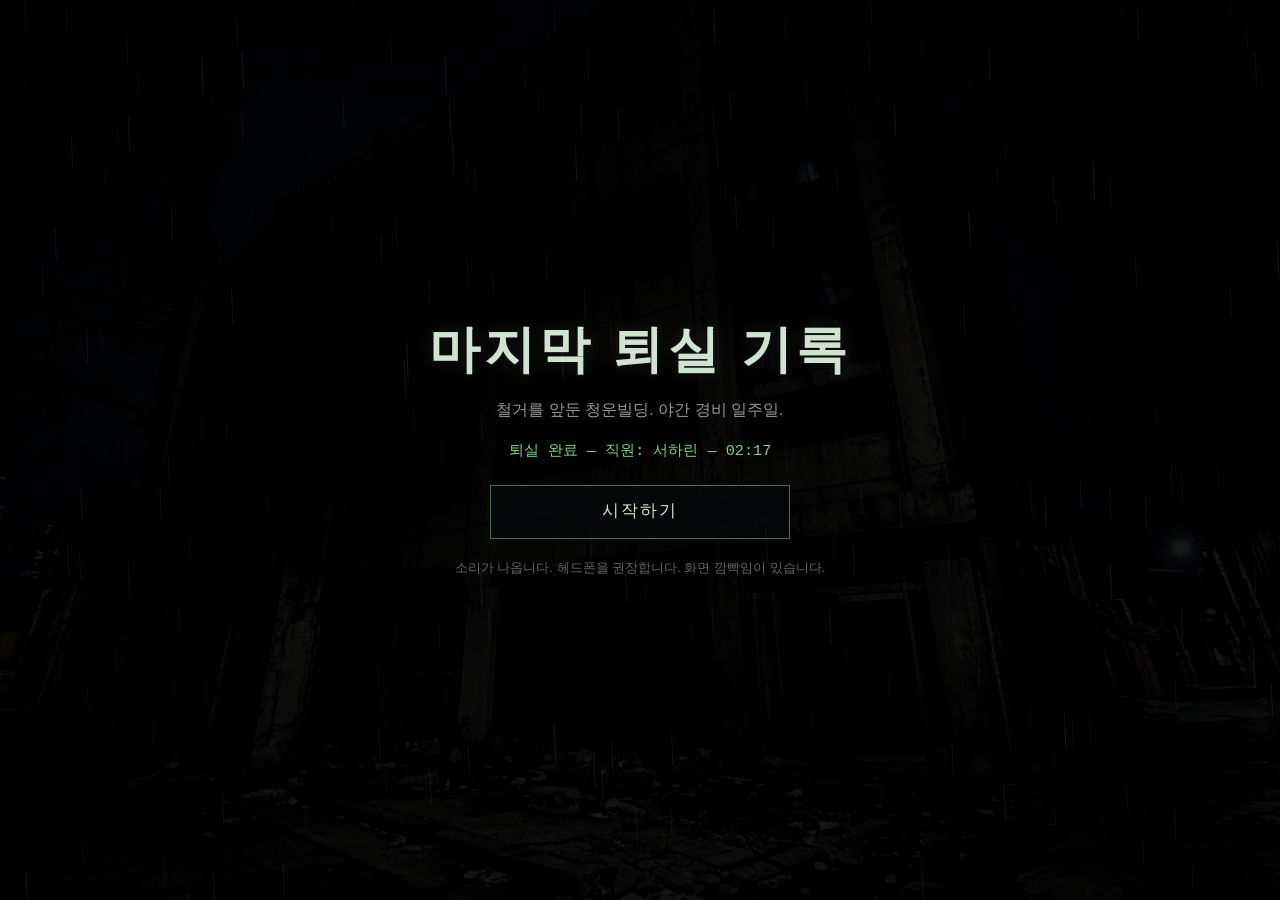
<file: 마지막 퇴실/index.html>
<!DOCTYPE html>
<html lang="ko">
<head>
<meta charset="UTF-8">
<meta name="viewport" content="width=device-width, initial-scale=1">
<meta name="theme-color" content="#000000">
<meta name="mobile-web-app-capable" content="yes">
<title>마지막 퇴실 기록</title>
<style>
:root{
  --bg:#0b0c0d; --panel:#131517; --panel2:#1a1c1e; --line:#2b3033; --line2:#3a4246;
  --text:#cfe3d0; --dim:#8e9b93; --faint:#5d6862; --warn:#b33a3a; --crt:#7fd18a;
  --amber:#d6b26a; --paper:#d9d0b4; --ink:#2b2720; --vig:.6;
  --sans:"Pretendard","Apple SD Gothic Neo","Malgun Gothic","Noto Sans KR",sans-serif;
  --mono:"D2Coding","Consolas","Menlo","Courier New",monospace;
}
*{box-sizing:border-box}
html,body{margin:0;height:100%;background:var(--bg);color:var(--text);font-family:var(--sans);font-size:16px;line-height:1.6}
button{font:inherit;color:inherit;cursor:pointer}
#bgRain{position:fixed;inset:0;width:100%;height:100%;z-index:0;opacity:.28;pointer-events:none}
#vignette{position:fixed;inset:0;z-index:5;pointer-events:none;
  background:radial-gradient(ellipse at center, rgba(0,0,0,0) 35%, rgba(0,0,0,var(--vig)) 100%);transition:background 2s}
#flash{position:fixed;inset:0;z-index:6;pointer-events:none;background:#c9d6e6;opacity:0}
#app{position:relative;z-index:2;max-width:1200px;margin:0 auto;height:100%;display:flex;flex-direction:column;padding:10px 12px 12px;gap:10px}
#app.flick{animation:flick .9s steps(1) 1}
@keyframes flick{0%{filter:brightness(1)}10%{filter:brightness(.45)}18%{filter:brightness(1.05)}30%{filter:brightness(.6)}38%{filter:brightness(1)}62%{filter:brightness(.75)}70%{filter:brightness(1)}}
#app.flick-soft{animation:flicks .5s steps(1) 1}
@keyframes flicks{0%{filter:brightness(1)}30%{filter:brightness(.82)}50%{filter:brightness(1)}}

/* top bar */
#top{display:flex;justify-content:space-between;align-items:center;gap:10px;flex-wrap:wrap;
  background:rgba(19,21,23,.92);border:1px solid var(--line);border-radius:6px;padding:8px 12px}
#chapTitle{font-weight:700;letter-spacing:.02em}
#clock{font-family:var(--mono);color:var(--dim);font-size:.9rem}
#timeLabel{color:var(--crt);margin-left:6px}
.tb-right{display:flex;gap:6px;flex-wrap:wrap;align-items:center}
.pill{font-family:var(--mono);font-size:.85rem;color:var(--amber);border:1px solid #4a4130;border-radius:99px;padding:3px 10px;background:#1b1912}
.tbtn{min-height:40px;min-width:44px;padding:6px 12px;background:var(--panel2);border:1px solid var(--line2);border-radius:5px;font-size:.92rem}
.tbtn:hover,.tbtn:focus-visible{border-color:var(--text);outline:none;background:#22262a}
.tbtn.danger{border-color:#5a2a2a;color:#e3b0b0}
.tbtn.danger:hover{border-color:var(--warn)}

/* main */
#main{flex:1;min-height:0;display:flex;flex-direction:column;gap:8px;overflow:auto}
#main.locked-ui #objects button,#main.locked-ui #locBar button,#main.locked-ui #proceed{pointer-events:none;opacity:.5}
#viewWrap{position:relative;display:grid;grid-template-columns:minmax(0,1.35fr) minmax(0,1fr);gap:12px;
  background:rgba(19,21,23,.94);border:1px solid var(--line);border-radius:6px;padding:12px}
#locHead{grid-column:1/-1;display:flex;align-items:baseline;gap:10px;border-bottom:1px solid var(--line);padding-bottom:6px}
#locFloor{font-family:var(--mono);font-size:.8rem;color:#0b0c0d;background:var(--dim);padding:0 6px;border-radius:3px}
#locName{margin:0;font-size:1.15rem}
#artBox{position:relative;width:100%;aspect-ratio:16/9;max-width:calc(48vh * 16 / 9);margin:0 auto;align-self:start;border-radius:4px;overflow:hidden;border:1px solid #23282b;background:#0a0c0d}
#art{position:absolute;inset:0}
.photo{position:absolute;inset:0;background-size:cover;background-position:center;background-repeat:no-repeat}
.rainwin{position:absolute;overflow:hidden;pointer-events:none}
.rainwin canvas{position:absolute;inset:0;width:100%;height:100%}
.cover{position:absolute;pointer-events:none}
.overlay-canvas{position:absolute;inset:0;width:100%;height:100%}
.tubelight{position:absolute;pointer-events:none;background:radial-gradient(ellipse at top, rgba(200,225,235,.10), rgba(200,225,235,0) 70%);animation:tube 9s infinite}
@keyframes tube{0%,100%{opacity:1}47%{opacity:1}48%{opacity:.2}49%{opacity:1}50%{opacity:.4}51%{opacity:1}}
.screenglow{position:absolute;pointer-events:none;background:radial-gradient(ellipse, rgba(127,209,138,.14), rgba(127,209,138,0) 70%);animation:pulse 4s infinite}
#side{display:flex;flex-direction:column;gap:10px;min-width:0}
#locDesc{margin:0;color:var(--dim);font-size:.95rem}
#objects{display:flex;flex-direction:column;gap:6px}
.obj{display:flex;align-items:center;justify-content:space-between;gap:8px;min-height:46px;text-align:left;
  background:#16191b;border:1px solid var(--line2);border-radius:5px;padding:8px 12px}
.obj:hover,.obj:focus-visible{border-color:var(--text);background:#1d2124;outline:none}
.obj .nm{flex:1}
.obj .bd{font-family:var(--mono);font-size:.75rem;padding:2px 7px;border-radius:3px;white-space:nowrap;border:1px solid}
.obj.todo .bd{color:var(--text);border-color:var(--line2)}
.obj.new{border-color:#7a6a3e}
.obj.new .bd{color:#111;background:var(--amber);border-color:var(--amber);animation:pulse 1.6s infinite}
@keyframes pulse{50%{opacity:.55}}
.obj.done{opacity:.62;background:#121416}
.obj.done .bd{color:var(--faint);border-color:#2b3033}
.obj.flavor .bd{color:var(--dim);border-style:dashed}
#proceedWrap{margin-top:auto;border-top:1px dashed var(--line);padding-top:10px}
#proceed{width:100%;min-height:48px;background:#1d2a20;border:1px solid #3d6447;border-radius:5px;color:var(--crt);font-weight:700}
#proceed:hover:not(:disabled){background:#24382a;border-color:var(--crt)}
#proceed:disabled{background:#16191b;border-color:var(--line);color:var(--faint);cursor:not-allowed}
#proceedNote{margin:6px 0 0;font-size:.85rem;color:var(--faint)}
#locBar{display:flex;gap:6px;flex-wrap:wrap}
.loc{flex:1;min-width:120px;min-height:46px;background:rgba(22,25,27,.95);border:1px solid var(--line2);border-radius:5px;padding:6px 10px}
.loc small{display:block;font-family:var(--mono);font-size:.7rem;color:var(--faint)}
.loc:hover,.loc:focus-visible{border-color:var(--text);outline:none}
.loc.here{border-color:var(--crt);box-shadow:inset 0 -3px 0 var(--crt)}
.loc.lockd{color:var(--faint);border-style:dashed}

/* dialog */
#dialog{position:relative;min-height:150px;background:rgba(14,16,17,.97);border:1px solid var(--line2);border-radius:6px;padding:14px 18px 16px;cursor:pointer;outline:none}
#dialog.explore{cursor:default}
#dlgName{display:inline-block;min-height:1.4em;font-weight:700;font-size:.9rem;padding:0 8px;border-radius:3px;margin-bottom:4px}
#dlgName:empty{padding:0}
.sp-me{background:#2a3330;color:#d9efe0}
.sp-kang{background:#3a2422;color:#f0c7bf}
.sp-sys{background:#13261a;color:var(--crt);font-family:var(--mono)}
.sp-det{background:#1f2836;color:#c8d6ee}
#dlgText{white-space:pre-wrap;font-size:1.05rem;min-height:3.2em}
#dlgText.t-n{color:#b9c7be}
#dlgText.t-sys{font-family:var(--mono);color:var(--crt);text-shadow:0 0 6px rgba(127,209,138,.35)}
#dlgText.t-kang{color:#ecd9d4}
#dlgText.glitch{color:#e07a7a;text-shadow:2px 0 #b33a3a,-2px 0 #3a7ab3}
#dlgText.hint{color:var(--dim);font-size:.95rem}
#dlgNext{position:absolute;right:16px;bottom:8px;font-size:.8rem;color:var(--faint);animation:pulse 1.4s infinite}
#dlgChoices{display:flex;flex-direction:column;gap:6px;margin-top:8px}
.choice{text-align:left;min-height:44px;background:#181c1e;border:1px solid var(--line2);border-radius:5px;padding:8px 12px}
.choice:hover,.choice:focus-visible{border-color:var(--text);background:#20262a;outline:none}
.choice.asked{color:var(--dim)}
.choice.asked::after{content:"  · 이미 물어봄";font-size:.8rem;color:var(--faint)}
.choice.key{border-color:#6b5a32;color:var(--amber)}

/* art: shared */
.win{position:absolute;overflow:hidden;background:#06090b;border:6px solid #2a2e30;box-shadow:inset 0 0 30px #000,0 0 0 1px #000}
.win canvas{position:absolute;inset:0;width:100%;height:100%}
.mull{position:absolute;background:#2a2e30;box-shadow:0 0 4px #000}
.glare{position:absolute;inset:0;background:linear-gradient(115deg,rgba(255,255,255,.05) 0%,rgba(255,255,255,0) 35%,rgba(255,255,255,.03) 60%,rgba(255,255,255,0) 70%)}
.wall{position:absolute;inset:0;background:linear-gradient(#1b1f1f,#121515 60%,#0c0e0e)}
.floor{position:absolute;left:0;right:0;bottom:0;height:22%;background:linear-gradient(#161818,#0b0c0c);border-top:1px solid #222}
.lampcone{position:absolute;pointer-events:none;background:radial-gradient(ellipse at top, rgba(205,228,210,.16), rgba(205,228,210,0) 70%)}
/* security */
.art-security .win{left:7%;top:10%;width:46%;height:52%}
.art-security .desk{position:absolute;left:0;right:0;bottom:12%;height:16%;background:linear-gradient(#262a2a,#171919);border-top:2px solid #333}
.art-security .monitor{position:absolute;left:60%;bottom:28%;width:18%;height:24%;background:#0d1410;border:5px solid #222;border-radius:3px;box-shadow:0 0 30px rgba(127,209,138,.18)}
.art-security .monitor::after{content:"";position:absolute;inset:6px;background:repeating-linear-gradient(#123018 0 2px,#0d1a10 2px 4px);opacity:.8}
.art-security .printer{position:absolute;right:4%;bottom:28%;width:15%;height:15%;background:linear-gradient(#3a3d3c,#262827);border-radius:3px 3px 1px 1px}
.art-security .printer::before{content:"";position:absolute;left:12%;right:12%;top:-6px;height:6px;background:#e8e2d0;opacity:.8}
.led{position:absolute;right:8px;top:8px;width:6px;height:6px;border-radius:50%;background:var(--crt);box-shadow:0 0 6px var(--crt);animation:pulse 2.4s infinite}
.art-security .keybox{position:absolute;right:6%;top:12%;width:12%;height:26%;background:#2b2f2e;border:2px solid #3a3f3e}
.art-security .keybox::after{content:"";position:absolute;left:44%;top:40%;width:8px;height:18px;background:var(--warn);opacity:.85}
/* office */
.art-office .win{left:3%;right:3%;top:8%;height:46%;border-width:5px}
.art-office .desks{position:absolute;left:0;right:0;bottom:0;height:40%}
.art-office .dk{position:absolute;bottom:14%;height:26%;background:linear-gradient(#202424,#121414);border-top:2px solid #2d3232}
.art-office .dk.cov{background:linear-gradient(rgba(170,185,190,.16),rgba(120,130,135,.08));border-top:2px solid rgba(190,200,205,.2)}
/* cctv */
.art-cctv canvas{position:absolute;inset:0;width:100%;height:100%}
/* basement */
.art-basement{background:linear-gradient(#0b0d0c,#070808)}
.art-basement .pipe{position:absolute;left:0;right:0;height:14px;background:linear-gradient(#3a3b36,#1c1d1a);box-shadow:0 2px 6px #000}
.art-basement .vpipe{position:absolute;top:0;bottom:0;width:16px;background:linear-gradient(90deg,#33342f,#191a17)}
.art-basement .door{position:absolute;right:8%;bottom:16%;width:22%;height:58%;background:repeating-linear-gradient(90deg,#3b3125 0 22px,#33291f 22px 24px);border:4px solid #4a4a46;box-shadow:inset 0 0 25px #000}
.art-basement .door::after{content:"출입금지";position:absolute;left:10%;right:10%;top:38%;text-align:center;font-size:.7rem;font-weight:700;color:#f2d8a0;background:#5b2020;padding:2px 0}
.art-basement .gap{position:absolute;right:8%;bottom:16%;width:22%;height:4px;background:#000;box-shadow:0 0 10px #000}
.drip{position:absolute;width:3px;height:7px;border-radius:50% 50% 60% 60%;background:rgba(170,200,205,.7);animation:drip 2.8s infinite ease-in}
@keyframes drip{0%{transform:translateY(0);opacity:0}10%{opacity:1}80%{opacity:1}100%{transform:translateY(160px);opacity:0}}
.puddle{position:absolute;bottom:8%;height:6px;border-radius:50%;background:rgba(160,190,200,.12);animation:pulse 2.8s infinite}
.art-basement .term{position:absolute;left:30%;top:30%;width:7%;height:16%;background:#151a16;border:3px solid #333;box-shadow:0 0 14px rgba(127,209,138,.25)}
.art-basement .term::after{content:"";position:absolute;inset:3px;background:#173a1f;opacity:.9}
/* outside */
.art-outside .win{inset:0;border:0}
/* static overlay */
#artBox.static::after{content:"";position:absolute;inset:0;background:repeating-linear-gradient(0deg,rgba(255,255,255,.08) 0 1px,rgba(0,0,0,.2) 1px 3px);animation:stat .12s steps(2) infinite;mix-blend-mode:screen}
@keyframes stat{50%{transform:translateY(2px)}}


/* overlays & modals */
.overlay{position:fixed;inset:0;z-index:20;display:none;align-items:center;justify-content:center;padding:16px}
.overlay.show{display:flex}
#title{background:rgba(5,6,7,.82);z-index:30}
.tbox{max-width:560px;text-align:center}
.tbox h1{font-size:clamp(2rem,6vw,3.2rem);margin:0 0 6px;letter-spacing:.08em;text-shadow:0 0 18px rgba(207,227,208,.25)}
.tbox .sub{color:var(--dim);margin:0 0 6px}
.tbox .print{font-family:var(--mono);color:var(--crt);margin:16px 0 22px;font-size:.95rem}
.tbox .btns{display:flex;flex-direction:column;gap:8px;align-items:stretch;max-width:340px;margin:0 auto}
.bigbtn{min-height:50px;background:#171b1d;border:1px solid var(--line2);border-radius:6px;font-size:1rem}
.bigbtn:hover,.bigbtn:focus-visible{border-color:var(--text);outline:none;background:#1f2427}
.bigbtn.primary{border-color:#3d6447;color:var(--crt);background:#18241b}
.tbox .warn{font-size:.82rem;color:var(--faint);margin-top:18px}
#card{background:#050606;z-index:25;flex-direction:column;opacity:0;transition:opacity .6s}
#card.vis{opacity:1}
#card .cnum{font-family:var(--mono);color:var(--faint);letter-spacing:.3em}
#card .ctitle{font-size:clamp(1.6rem,5vw,2.4rem);font-weight:700;margin-top:6px}
#stamp{z-index:24;pointer-events:none}
/* 하루가 바뀔 때: 암전 → DAY N → 다음 날 밤 */
#dayCard{background:#000;z-index:26;flex-direction:column;opacity:0;transition:opacity .9s ease}
#dayCard.vis{opacity:1}
#dayCard .dnum{font-family:var(--mono);font-size:clamp(2.4rem,8vw,4.6rem);font-weight:700;letter-spacing:.38em;padding-left:.38em;color:#cfe3d0;
  opacity:0;transform:translateY(6px);transition:opacity 1s ease .55s,transform 1s ease .55s;text-shadow:0 0 22px rgba(207,227,208,.18)}
#dayCard .dline{width:0;height:1px;background:#4a524d;margin:16px 0 12px;transition:width 1.1s ease .9s}
#dayCard .dsub{font-family:var(--mono);color:#8e9b93;letter-spacing:.18em;opacity:0;transition:opacity 1s ease 1.1s}
#dayCard.vis .dnum{opacity:1;transform:none}
#dayCard.vis .dline{width:140px}
#dayCard.vis .dsub{opacity:1}
#stamp .st{font-family:var(--mono);font-size:clamp(1.5rem,5vw,2.6rem);font-weight:700;color:#e2706a;border:4px solid #c2453f;padding:10px 26px;transform:rotate(-6deg) scale(1.6);opacity:0;transition:all .5s cubic-bezier(.2,1.6,.4,1);background:rgba(10,10,10,.75)}
#stamp.show .st{transform:rotate(-6deg) scale(1);opacity:1}
#modal{background:rgba(0,0,0,.72)}
.mbox{width:min(920px,100%);max-height:88vh;display:flex;flex-direction:column;background:#121416;border:1px solid var(--line2);border-radius:8px;overflow:hidden}
.mhead{display:flex;justify-content:space-between;align-items:center;padding:10px 14px;border-bottom:1px solid var(--line)}
.mhead h3{margin:0;font-size:1.05rem}
.mbody{padding:14px;overflow:auto}
.cluegrid{display:grid;grid-template-columns:minmax(200px,1fr) 2fr;gap:12px}
.clist{display:flex;flex-direction:column;gap:5px}
.ci{text-align:left;min-height:44px;background:#181b1d;border:1px solid var(--line2);border-radius:4px;padding:6px 10px}
.ci small{font-family:var(--mono);color:var(--amber);margin-right:6px}
.ci:hover,.ci:focus-visible{border-color:var(--text);outline:none}
.ci.sel{border-color:var(--amber);background:#211f17}
.ci.unk{color:var(--faint);border-style:dashed;cursor:default}
.paperbox{background:var(--paper);color:var(--ink);border-radius:2px;padding:16px 18px;box-shadow:0 4px 14px rgba(0,0,0,.5);
  background-image:linear-gradient(rgba(0,0,0,.05) 1px,transparent 1px);background-size:100% 22px}
.paperbox h4{margin:0 0 2px;font-size:1.05rem}
.paperbox .where{font-size:.8rem;color:#6b6352;margin-bottom:8px}
.paperbox pre{font-family:var(--mono);white-space:pre-wrap;margin:0 0 10px;font-size:.88rem;line-height:1.55}
.paperbox .mean{border-top:1px dashed #8b8370;padding-top:8px;font-size:.92rem}
/* 단서 사진: 발견 순간 크게, 단서 목록에서는 본문 위에 */
.clueimg{display:block;max-width:100%;max-height:34vh;margin:0 auto 10px;filter:drop-shadow(0 6px 16px rgba(0,0,0,.6))}
.cluereveal{text-align:center}
.cluereveal .clueimg{max-height:62vh;margin-bottom:12px;animation:cluein .5s ease-out}
.cluereveal p{margin:0;color:var(--faint);font-size:.9rem}
@keyframes cluein{from{opacity:0;transform:translateY(10px) scale(.97)}to{opacity:1;transform:none}}
.presentbtn{margin-top:12px;width:100%;min-height:48px;background:#3a1f1d;border:1px solid var(--warn);color:#f3d1cc;border-radius:5px;font-weight:700}
.presentbtn:hover{background:#4a2522}
.loglist p{margin:0 0 8px}
.loglist .ln{font-weight:700;margin-right:6px}
.loglist .n{color:#a9b6ad}
.loglist .sys{font-family:var(--mono);color:var(--crt)}
.qset{border:1px solid var(--line2);border-radius:6px;padding:10px 12px;margin:0 0 12px}
.qset legend{padding:0 6px;font-weight:700}
.qset label{display:flex;gap:8px;align-items:flex-start;padding:7px 6px;border-radius:4px;cursor:pointer}
.qset label:hover{background:#1b1f21}
.qset input{margin-top:5px;accent-color:var(--amber)}
.qset.bad{border-color:var(--warn)}
.qset.good{border-color:#3d6447}
.qres{font-size:.9rem;margin-top:4px}
.qres.bad{color:#e3a19b}.qres.good{color:var(--crt)}
.mfoot{display:flex;gap:8px;justify-content:flex-end;flex-wrap:wrap;padding:10px 14px;border-top:1px solid var(--line)}
#summary{background:rgba(4,5,6,.9);z-index:26}
.report{width:min(760px,100%);max-height:90vh;overflow:auto;background:var(--paper);color:var(--ink);padding:24px 26px;border-radius:2px;box-shadow:0 10px 40px #000}
.report h2{margin:0 0 4px;font-family:var(--mono)}
.report .stamp2{display:inline-block;border:3px solid #a33;color:#a33;font-family:var(--mono);font-weight:700;padding:2px 10px;transform:rotate(-3deg);margin:6px 0 12px}
.report dt{font-weight:700;margin-top:10px}
.report dd{margin:2px 0 0}
.report ol{margin:4px 0 0;padding-left:20px;font-family:var(--mono);font-size:.9rem}
.report .last{font-style:italic;margin-top:16px;border-top:1px dashed #8b8370;padding-top:10px}
.report .bigbtn{color:var(--text);margin-top:16px;width:100%}
#toast{position:fixed;left:50%;top:70px;transform:translateX(-50%) translateY(-10px);z-index:22;background:#1c1a12;border:1px solid #6b5a32;color:var(--amber);
  padding:8px 16px;border-radius:5px;opacity:0;transition:all .35s;pointer-events:none;max-width:90vw;text-align:center}
#toast.show{opacity:1;transform:translateX(-50%) translateY(0)}

/* ---- 딱딱하고 어두운 톤 (덮어쓰기) ---- */
#top,#viewWrap,#dialog,#artBox,.mbox,.report,.paperbox,.qset,button,.pill,.obj .bd,#toast{border-radius:0 !important}
#top,#viewWrap{background:rgba(8,9,10,.96);border-color:#1f2224}
#dialog{background:rgba(6,7,8,.98);border-color:#24282a;border-left:3px solid #3a3f3c}
.tbtn{background:#0c0d0e;border:1px solid #26292b;color:#a9b5ad;letter-spacing:.03em}
.tbtn:hover,.tbtn:focus-visible{background:#121415;border-color:#6d7570;color:#dfe9e1}
.tbtn.danger{background:#0c0d0e;border-color:#3d1c1c;color:#b88a8a}
.tbtn.danger:hover{border-color:#7a2a2a;color:#e0b0b0}
.pill{background:#0c0d0e;border-color:#3a3224;color:#b89a5c}
.obj{background:#0b0c0d;border:1px solid #1f2224;border-left:3px solid #33383a;color:#c3d0c6}
.obj:hover,.obj:focus-visible{background:#111314;border-color:#3a3f3c;border-left-color:#9aa59e}
.obj.new{border-left-color:#8a6b2c}
.obj.new .bd{background:#2a2112;color:#d6b26a;border-color:#5a4520;animation:pulse 1.6s infinite}
.obj.todo .bd,.obj.flavor .bd{background:transparent;border-color:#2c3032;color:#7f8a83;border-style:solid}
.obj.repeat{border-left-color:#3d5a45}
.obj.repeat .bd{color:#8fb79a;border-color:#2c4233}
#proceed{background:#0b0d0c;border:1px solid #2c3a30;color:#8fbf98;letter-spacing:.04em}
#proceed:hover:not(:disabled){background:#0f1511;border-color:#5f8f69}
#proceed:disabled{background:#0a0b0c;border-color:#1c1f20;color:#4a524d}
.loc{background:rgba(8,9,10,.96);border:1px solid #1f2224;color:#b7c3ba}
.loc:hover,.loc:focus-visible{border-color:#5c635f}
.loc.here{border-color:#2f4a36;box-shadow:inset 0 -2px 0 #6faa7a;color:#dfe9e1}
.choice{background:#0b0c0d;border:1px solid #23272a;border-left:3px solid #3a3f3c}
.choice::before{content:"▸ ";color:#5d6862}
.choice:hover,.choice:focus-visible{background:#111314;border-left-color:#c7d3ca}
.choice.key{border-left-color:#8a6b2c;color:#d6b26a}
.bigbtn{background:#0b0c0d;border:1px solid #2a2e30}
.bigbtn.primary{background:#0b100c;border-color:#2f4a36;color:#8fbf98}
.ci{background:#0c0d0e;border-color:#23272a}
.mbox{background:#090a0b;border-color:#24282a}

/* 강태식 초상 */
#portrait{position:absolute;right:0;top:0;bottom:0;width:44%;z-index:7;pointer-events:none;opacity:0;transform:translateX(14px);
  transition:opacity .45s ease, transform .45s ease}
#portrait img{width:100%;height:100%;object-fit:contain;object-position:50% 100%;display:block;
  filter:brightness(.92) contrast(1.06) drop-shadow(0 0 18px rgba(0,0,0,.7));transition:filter .45s}
#portrait.on{opacity:1;transform:none}
#portrait.on.dim{opacity:.38}
#portrait.phone img{filter:grayscale(.65) brightness(.72) contrast(1.2) drop-shadow(0 0 18px rgba(0,0,0,.7))}
#portrait.phone::after{content:"";position:absolute;inset:0;background:repeating-linear-gradient(0deg,rgba(0,0,0,.28) 0 1px,transparent 1px 3px);
  -webkit-mask:url('assets/kang.webp') 50% 100%/contain no-repeat;mask:url('assets/kang.webp') 50% 100%/contain no-repeat}
#portrait .ptag{position:absolute;right:8px;top:8px;z-index:1;display:none;font-family:var(--mono);font-size:.72rem;color:#8fbf98;background:rgba(0,0,0,.75);border:1px solid #2c4233;padding:1px 7px}
#portrait.phone .ptag{display:block}

/* 프린터: 클릭 영역 + 상태 램프 (관리실.png의 프린터 위치에 맞춤) */
.printer-hot{position:absolute;left:79.6%;top:58.2%;width:15.6%;height:15.8%;z-index:5;cursor:pointer;outline:1px solid transparent;transition:outline-color .2s,background .2s}
.printer-hot:hover{outline-color:rgba(200,210,205,.35);background:rgba(200,210,205,.04)}
.printer-led{position:absolute;left:94.22%;top:63%;width:.75%;aspect-ratio:1;transform:translate(-50%,-50%);border-radius:50% !important;z-index:5;pointer-events:none;opacity:0}
.printer-led.alert{animation:ledred 1.1s steps(1) infinite}
@keyframes ledred{0%{opacity:1;background:radial-gradient(circle,#ffd2c8 0,#ff2a14 45%,#b30d00 100%);box-shadow:0 0 6px 2px rgba(255,40,20,.85),0 0 22px 6px rgba(255,40,20,.35)}55%{opacity:0}}
body.locked-ui .printer-hot{pointer-events:none}

/* 출력된 종이 */
.printout{position:relative;width:min(560px,100%);margin:6px auto 4px;padding:30px 34px 22px;background:#ecebe3;color:#1e1c18;
  font-family:var(--mono);transform:rotate(-.8deg);box-shadow:0 14px 34px rgba(0,0,0,.75),0 0 0 1px rgba(0,0,0,.25);
  background-image:repeating-linear-gradient(0deg,rgba(0,0,0,.018) 0 1px,transparent 1px 4px),radial-gradient(ellipse at 30% 20%,rgba(255,255,255,.5),rgba(0,0,0,.05))}
.printout::before{content:"";position:absolute;left:0;right:0;top:0;height:6px;background:linear-gradient(rgba(0,0,0,.12),transparent)}
.pt-head{display:flex;flex-direction:column;gap:2px;border-bottom:2px solid #1e1c18;padding-bottom:8px;margin-bottom:18px;font-size:.82rem}
.pt-head b{font-size:.95rem;letter-spacing:.02em}
.pt-main{font-size:clamp(1.05rem,2.6vw,1.35rem);font-weight:700;padding:14px 0;border-top:1px dashed #6d685c;border-bottom:1px dashed #6d685c;margin-bottom:16px;letter-spacing:.02em}
.pt-table{border-collapse:collapse;font-size:.85rem;width:100%}
.pt-table th{text-align:left;font-weight:400;color:#57524a;width:7.5em;padding:3px 0;vertical-align:top}
.pt-table td{padding:3px 0}
.pt-foot{text-align:center;font-size:.75rem;color:#6d685c;margin-top:22px}

/* =========================================================
   풀스크린 레이아웃 (스크롤 없음)
   ========================================================= */
html,body{overflow:hidden}
#app{position:fixed;inset:0;max-width:none;margin:0;padding:0;display:block;height:auto}
#stage{position:absolute;inset:0;overflow:hidden;background:#050606;z-index:0}
/* 16:9 장면을 화면에 꽉 채운다 (넘치는 가장자리는 잘림) — 내부 좌표(%)가 사진과 맞도록 비율 고정 */
#artBox{position:absolute;left:50%;top:50%;width:max(100vw, 177.78vh);height:max(56.25vw, 100vh);max-width:none;aspect-ratio:auto;
  transform:translate(-50%,-50%);margin:0;border:0}
#vignette{position:absolute;z-index:1}
#flash{position:absolute;z-index:2}
#portrait{position:absolute;right:2vw;left:auto;top:auto;bottom:0;height:min(88vh,1000px);width:auto;aspect-ratio:1216/1282;z-index:3}
#portrait .ptag{top:auto;bottom:calc(100% - 40px);right:14px}

#top{position:absolute;left:0;right:0;top:0;z-index:6;border:0 !important;padding:10px 18px 26px;
  background:linear-gradient(rgba(0,0,0,.82),rgba(0,0,0,.55) 55%,rgba(0,0,0,0)) !important}
#locLabel{position:absolute;left:18px;top:66px;z-index:5;display:flex;align-items:center;gap:8px;pointer-events:none;
  text-shadow:0 2px 10px #000,0 0 2px #000}
#locLabel #locFloor{font-family:var(--mono);font-size:.75rem;color:#0b0c0d;background:#9aa59e;padding:0 6px}
#locLabel #locName{font-size:1.15rem;font-weight:700;letter-spacing:.06em;color:#dfe9e1}

#dialog{position:absolute;z-index:7;left:50%;transform:translateX(-50%);bottom:14px;width:min(1100px,calc(100vw - 24px));
  min-height:132px;max-height:46vh;overflow:auto;
  background:linear-gradient(rgba(4,5,6,.80),rgba(4,5,6,.93)) !important;backdrop-filter:blur(2px)}
#exploreBar{display:none;margin-top:10px;gap:6px;align-items:stretch;flex-wrap:wrap}
#dialog.explore #exploreBar{display:flex}
#exploreBar #locBar{display:flex;gap:6px;flex:1;flex-wrap:wrap}
#exploreBar .loc{flex:1;min-width:96px;min-height:42px;padding:4px 8px;font-size:.9rem}
#exploreBar .loc small{font-size:.65rem}
#btnDrawer{min-width:150px;font-weight:700;color:#dfe9e1;border-left:3px solid #6f7a73}
#btnDrawer.has-new{border-left-color:#d6b26a;color:#d6b26a;animation:pulse 1.6s infinite}
#barProceed{min-width:170px;font-weight:700;color:#8fbf98;border-color:#2f4a36;border-left:3px solid #6faa7a}
body.locked-ui #exploreBar{display:none !important}

#drawer{position:absolute;z-index:8;right:12px;top:62px;width:min(380px,calc(100vw - 24px));
  max-height:calc(100vh - 62px - 200px);overflow:auto;display:flex;flex-direction:column;gap:10px;
  background:rgba(5,6,7,.95);border:1px solid #24282a;border-left:3px solid #3a3f3c;padding:12px 14px;
  transform:translateX(calc(100% + 24px));opacity:0;pointer-events:none;transition:transform .3s ease,opacity .3s ease}
#drawer.open{transform:none;opacity:1;pointer-events:auto}
#drawer .dhead{display:flex;justify-content:space-between;align-items:center;border-bottom:1px solid #1f2224;padding-bottom:6px}
#drawer .dhead .tbtn{min-height:34px;padding:2px 10px}
body.locked-ui #drawer{transform:translateX(calc(100% + 24px));opacity:0;pointer-events:none}

/* 타이틀 화면에서만 화면 전체에 비 */
#bgRain{z-index:31;display:none;opacity:.55}
body.at-title #bgRain{display:block}
#title .tbox{position:relative;z-index:32}

/* 시작 화면: 건물 외관 + 1인칭으로 입구에 들어가기 */
#title{background:#030404;overflow:hidden;justify-content:center;padding:16px}
.title-cam{position:absolute;inset:0;z-index:30}
/* 처음엔 거의 보이지 않을 만큼 어둡다 */
.title-bg{position:absolute;inset:-2%;background-size:cover;background-position:62% 60%;
  filter:brightness(.2) contrast(1.1) saturate(.7);transform-origin:64.5% 74%;will-change:transform,filter;
  transition:filter 1.1s ease}
.title-shade{position:absolute;inset:0;z-index:30;pointer-events:none;transition:opacity 1s;
  background:radial-gradient(ellipse at 50% 50%,rgba(0,0,0,.55) 0,rgba(0,0,0,.25) 45%,rgba(0,0,0,.75) 100%)}
#title .tbox{text-align:center;max-width:460px;width:100%;transition:opacity .7s}
#title .tbox .btns{margin:0 auto;max-width:300px}
#title .tbox .bigbtn{min-height:54px;font-size:1.05rem;letter-spacing:.12em;background:rgba(8,9,10,.7);border-color:#3a3f3c}
#title .tbox .bigbtn:hover,#title .tbox .bigbtn:focus-visible{background:rgba(20,22,23,.85);border-color:#c7d3ca}
#title .tbox .bigbtn.primary{border-color:#4d6b55;color:#cfe3d0}
/* 클릭 → 살짝 밝아진다 */
#title.lit .tbox{opacity:0;pointer-events:none}
#title.lit .title-shade{opacity:.35}
#title.lit .title-bg{filter:brightness(.62) contrast(1.08) saturate(.85)}
#title .tbox h1{text-shadow:0 2px 18px #000,0 0 18px rgba(207,227,208,.2)}
#title .tbox .sub,#title .tbox .warn{text-shadow:0 1px 6px #000}
/* 걸어 들어가기 */
#title.walking .title-shade{opacity:0}
#title.walking .title-cam{animation:bob .62s ease-in-out infinite}
#title.walking .title-bg{animation:walkin 4.6s cubic-bezier(.45,.05,.75,.6) forwards}
@keyframes bob{0%,100%{transform:translateY(0) rotate(0)}25%{transform:translateY(-.7%) rotate(-.25deg)}50%{transform:translateY(.25%) rotate(0)}75%{transform:translateY(-.7%) rotate(.25deg)}}
@keyframes walkin{
  0%{transform:scale(1);filter:brightness(.62) contrast(1.08) saturate(.85) blur(0)}
  70%{transform:scale(2.6);filter:brightness(.5) contrast(1.1) saturate(.8) blur(0)}
  88%{transform:scale(4.4);filter:brightness(.25) contrast(1.15) saturate(.7) blur(1px)}
  100%{transform:scale(6.5);filter:brightness(0) blur(3px)}}
@media (prefers-reduced-motion:reduce){
  #title.walking .title-cam{animation:none}
  #title.walking .title-bg{animation:none;transition:filter 1.2s;filter:brightness(0)}
}

/* =========================================================
   모바일
   ========================================================= */
body{touch-action:manipulation;-webkit-tap-highlight-color:transparent}
#dialog,#top,#exploreBar,#drawer{-webkit-user-select:none;user-select:none}
/* 장면 사진을 흐리게 깔아 빈 공간을 채운다 (세로 화면에서 보임) */
#stage::before{content:"";position:absolute;inset:-8%;background:var(--scene,none) center/cover no-repeat;
  filter:blur(22px) brightness(.32) saturate(.7);transform:scale(1.05)}

@media (max-width:820px){
  .cluegrid{grid-template-columns:1fr}
  #top{padding:8px 10px 18px;gap:6px}
  #chapTitle{font-size:.86rem}
  #clock{font-size:.72rem}
  .tb-right{gap:4px}
  .tbtn{min-height:38px;min-width:40px;padding:4px 9px;font-size:.8rem}
  .pill{font-size:.72rem;padding:2px 7px}
  .mbox{max-height:92dvh}
  .mhead{padding:8px 10px}
  .mbody{padding:10px}
  .mfoot{padding:8px 10px}
  .printout{padding:20px 18px 16px;transform:rotate(-.5deg)}
  .report{padding:18px 16px}
  #toast{top:auto;bottom:calc(52vh + 12px);font-size:.85rem}
}

#dialog.explore #dlgName{display:none}

/* 세로 화면 휴대폰: 상단 바 → 16:9 장면(장소별 확대) → 대사창 */
@media (orientation:portrait) and (max-width:900px){
  #top{flex-direction:column;align-items:stretch;gap:6px;padding:8px 10px 14px}
  .tb-right{flex-wrap:nowrap;overflow-x:auto;scrollbar-width:none}
  .tb-right::-webkit-scrollbar{display:none}
  .tb-right .tbtn,.tb-right .pill{flex:0 0 auto}
  .tb-right .tbtn{min-height:36px;padding:4px 8px;font-size:.78rem}
  /* 장면 높이: 장소별 배율만큼 키우되, 대사창(약 290px)을 넘지 않게 제한 */
  #artBox{--sh:min(calc(56.25vw * var(--zs,1)), calc(100dvh - var(--topH,64px) - 320px));
    transform:none;
    width:calc(var(--sh) * 16 / 9);height:var(--sh);
    left:calc((100vw - var(--sh) * 16 / 9) * var(--fx,.5));
    /* 상단 바와 대사창 사이 가운데 — 대사 길이에 따라 움직이지 않도록 고정값 */
    top:max(calc(var(--topH,64px) + 30px), calc(var(--topH,64px) + (100dvh - var(--topH,64px) - 290px - var(--sh)) / 2));
    box-shadow:0 10px 40px rgba(0,0,0,.8),0 -10px 40px rgba(0,0,0,.8)}
  #locLabel{top:calc(var(--topH,64px) + 4px);left:12px}
  #locLabel #locName{font-size:1rem}
  #vignette{background:radial-gradient(ellipse at 50% 30%,rgba(0,0,0,0) 40%,rgba(0,0,0,var(--vig)) 100%)}
  #dialog{left:8px;right:8px;width:auto;transform:none;bottom:8px;min-height:150px;max-height:54dvh;padding:12px 14px 14px}
  #dlgText{font-size:1rem;line-height:1.65}
  #dlgNext{bottom:6px;right:12px}
  .choice{min-height:40px;padding:7px 10px;font-size:.92rem;line-height:1.45}
  #dlgChoices{gap:5px}
  #artBox{transition:height .3s ease,width .3s ease,left .3s ease,top .3s ease}
  /* 선택지가 뜨면 장면을 줄여 대사창(--dlgH) 위로 올린다 */
  #app:has(#dlgChoices:not(:empty)) #artBox{
    --sh:max(100px, min(calc(56.25vw * var(--zs,1)), calc(100dvh - var(--topH,64px) - var(--dlgH,290px) - 24px)));
    top:calc(var(--topH,64px) + 8px)}
  #app:has(#dlgChoices:not(:empty)) #dialog{max-height:calc(100dvh - var(--topH,64px) - 124px)}
  #exploreBar{flex-direction:column;gap:6px}
  #btnDrawer,#barProceed{width:100%;min-height:46px}
  #exploreBar #locBar{display:grid;grid-template-columns:1fr 1fr;gap:6px}
  #exploreBar .loc{min-width:0;min-height:44px}
  /* 조사할 곳: 아래에서 올라오는 시트 */
  #drawer{left:8px;right:8px;width:auto;top:auto;bottom:8px;max-height:72dvh;z-index:9;
    transform:translateY(calc(100% + 24px));border-left:1px solid #24282a;border-top:3px solid #3a3f3c}
  #drawer.open{transform:none}
  body.locked-ui #drawer{transform:translateY(calc(100% + 24px))}
  .obj{min-height:50px}
  #portrait{right:-4vw;bottom:auto;top:calc(var(--topH,64px) + 8px);height:min(50dvh,118vw)}
  #portrait .ptag{bottom:auto;top:8px;right:8vw}
  #title .tbox h1{font-size:2.1rem}
}

/* 가로 화면 휴대폰: 화면 높이가 낮다 */
@media (max-height:500px) and (orientation:landscape){
  /* 장면 전체가 화면 높이에 들어오게 (양옆은 흐린 배경) */
  #artBox{width:177.78vh;height:100vh;left:50%;top:0;transform:translateX(-50%)}
  /* 조사 중에는 대사창을 버튼 한 줄로 줄여 장면을 가리지 않는다 (힌트는 수첩) */
  #dialog.explore{min-height:0;padding:6px 8px}
  #dialog.explore #dlgText{display:none}
  #dialog.explore #exploreBar{margin-top:0;flex-wrap:nowrap}
  #top{padding:5px 12px 12px}
  #chapTitle{font-size:.8rem} #clock{font-size:.7rem}
  .tbtn{min-height:32px;padding:2px 8px;font-size:.76rem}
  #locLabel{top:44px}
  #locLabel #locName{font-size:.95rem}
  #dialog{min-height:92px;max-height:56vh;padding:8px 12px 10px;bottom:6px}
  #dlgText{font-size:.95rem;min-height:2.3em}
  #exploreBar{margin-top:6px}
  #exploreBar .loc{min-height:36px;padding:2px 6px}
  #btnDrawer,#barProceed{min-height:36px}
  #drawer{top:42px;max-height:calc(100vh - 42px - 110px)}
  #portrait{height:96vh}
  #dayCard .dnum{font-size:2.2rem}
  #title .tbox h1{font-size:1.8rem}
  #title .tbox .print,#title .tbox .sub{margin:4px 0}
  #title .tbox .bigbtn{min-height:44px}
}
@media (prefers-reduced-motion:reduce){
  #app.flick,#app.flick-soft{animation:none}
  .drip,.obj.new .bd,#dlgNext,.led,.puddle,.tubelight,.screenglow{animation:none}
  .printer-led.alert{animation:none;opacity:1;background:#ff2a14;box-shadow:0 0 6px 2px rgba(255,40,20,.85)}
}
</style>
</head>
<body class="at-title">
<canvas id="bgRain" aria-hidden="true"></canvas>

<div id="app">
  <!-- 풀스크린 장면 -->
  <div id="stage"><div id="artBox"><div id="art"></div></div></div>
  <div id="vignette"></div>
  <div id="flash"></div>
  <div id="portrait" aria-hidden="true"><img alt=""><span class="ptag">☎ 통화 중 · 강태식</span></div>

  <header id="top">
    <div>
      <div id="chapTitle">마지막 퇴실 기록</div>
      <div id="clock"><span id="dayLabel"></span><span id="timeLabel"></span></div>
    </div>
    <div class="tb-right">
      <span id="clueCount" class="pill">단서 0/11</span>
      <button class="tbtn" id="btnHint">수첩</button>
      <button class="tbtn" id="btnClues">단서</button>
      <button class="tbtn" id="btnLog">로그</button>
      <button class="tbtn" id="btnSound">소리: 끔</button>
      <button class="tbtn danger" id="btnReset">처음부터</button>
    </div>
  </header>

  <div id="locLabel"><span id="locFloor">1F</span><span id="locName">관리실</span></div>

  <!-- 조사할 곳: 필요할 때만 열린다 -->
  <aside id="drawer" aria-label="조사할 곳">
    <div class="dhead"><b>조사할 곳</b><button class="tbtn" id="drawerClose">닫기</button></div>
    <p id="locDesc"></p>
    <div id="objects"></div>
    <div id="proceedWrap"><button id="proceed"></button><p id="proceedNote"></p></div>
  </aside>

  <section id="dialog" tabindex="0" aria-live="polite">
    <div id="dlgName"></div>
    <div id="dlgText"></div>
    <div id="dlgChoices"></div>
    <div id="exploreBar">
      <button class="tbtn" id="btnDrawer"></button>
      <nav id="locBar" aria-label="장소 이동"></nav>
      <button class="tbtn" id="barProceed" hidden></button>
    </div>
    <div id="dlgNext" hidden>▼ 클릭하여 계속</div>
  </section>
</div>

<div id="title" class="overlay show">
  <div class="title-cam"><div class="title-bg"></div></div>
  <div class="title-shade"></div>
  <div class="tbox">
    <h1>마지막 퇴실 기록</h1>
    <p class="sub">철거를 앞둔 청운빌딩. 야간 경비 일주일.</p>
    <p class="print">퇴실 완료 — 직원: 서하린 — 02:17</p>
    <div class="btns">
      <button class="bigbtn primary" id="btnStart">시작하기</button>
      <button class="bigbtn" id="btnContinue" hidden>이어하기</button>
    </div>
    <p class="warn">소리가 나옵니다. 헤드폰을 권장합니다. 화면 깜빡임이 있습니다.</p>
  </div>
</div>
<div id="dayCard" class="overlay" aria-live="polite"><div class="dnum" id="dayNum"></div><div class="dline"></div><div class="dsub" id="daySub"></div></div>
<div id="card" class="overlay"><div class="cnum" id="cardNum"></div><div class="ctitle" id="cardTitle"></div></div>
<div id="stamp" class="overlay"><div class="st">사건 상태: 해결</div></div>
<div id="modal" class="overlay" role="dialog" aria-modal="true">
  <div class="mbox">
    <div class="mhead"><h3 id="modalTitle"></h3><button class="tbtn" id="modalClose">닫기</button></div>
    <div class="mbody" id="modalBody"></div>
    <div class="mfoot" id="modalFoot"></div>
  </div>
</div>
<div id="summary" class="overlay"><div class="report" id="report"></div></div>
<div id="toast"></div>

<script>
'use strict';
/* =========================================================
   데이터: 단서
   ========================================================= */
const CLUES = {
  A1:{title:'02:17 퇴실 출력지', where:'1층 관리실 프린터',
    body:'청운빌딩 출입관리시스템 v2.3\n────────────────\n퇴실 완료 — 직원: 서하린 — 02:17\n소속: 시설안전팀 / 카드번호 0417\n────────────────\n출력 대기열: ‘용지 없음’ 오류가 길게 쌓여 있었음',
    mean:'근무 첫날 밤, 용지를 채운 프린터에서 3년 전 실종된 직원의 퇴실 기록이 출력됐다. 다음 날 밤에도 같은 시각에 다시 출력됐다.'},
  A2:{title:'오늘 밤의 CCTV', where:'1층 CCTV실 실시간 모니터',
    body:'CAM-01 정문 / CAM-02 후문 / CAM-04 주차장\n재생 구간 02:10 ~ 02:25\n→ 출입자 없음',
    mean:'기록상 02:17에 누군가 퇴실했지만, 실제로 건물을 나간 사람은 없다. 출력지는 실제 퇴실을 뜻하지 않는다.'},
  A3:{title:'사라진 15분', where:'CCTV실 백업 서버 · 2023-11-17 영상',
    body:'CAM-01 정문 / CAM-02 후문 / CAM-03 B1 복도\nCAM-05 화물E/V 앞 / CAM-06 주차장\n\n02:09:59 → (노이즈) → 02:25:00\n다섯 대 모두 정확히 같은 구간이 비어 있음',
    mean:'고장이라면 카메라마다 다르게 끊겼을 것이다. 누군가 실종 시각 전후 15분만 골라서 지웠다.'},
  A4:{title:'CCTV 삭제 로그', where:'CCTV실 백업 서버 시스템 로그',
    body:'2023-11-17 03:06:11  로그인   kang.ts (관리자)\n2023-11-17 03:09:40  녹화 구간 삭제\n    CAM-01·02·03·05·06 / 02:10:00~02:25:00\n2023-11-17 03:11:02  로그아웃 kang.ts',
    mean:'영상을 지운 것은 관리소장 강태식의 계정이다. 서하린이 ‘퇴실’했다는 시각에서 한 시간도 지나지 않은 새벽 3시였다.'},
  A5:{title:'맞지 않는 출입 기록', where:'2층 사무실 출입기록 보관 바인더',
    body:'카드 0417 서하린\n11/17 01:41  후문 게이트 IN\n11/17 01:58  B1 설비실 IN\n11/17 02:17  퇴실 처리 (정문)\n────────────────\n정문 스피드게이트 통과 카운터\n11/17 01:00~06:00 : 0건',
    mean:'‘퇴실’ 기록은 있지만 정문 게이트를 지나간 사람은 없다. 서하린의 마지막 실제 행적은 B1 설비실이다.'},
  K1:{title:'서하린의 메모', where:'B1 설비실 공구함 아래 틈',
    body:'11/16.\n점검 보고서 원본은 캐비닛\n‘소방도면 2019’ 철 안에.\n사본은 내가 가지고 다님.\n\n소장님이 원본을 가져가려 한다.\n내일 아침 9시 구청 건축안전과에 제출.\n혹시 무슨 일이 생기면—',
    mean:'서하린은 소장을 경계하고 있었다. 그리고 그가 감추고 싶어 한 ‘원본’ 자료를 가지고 있었다.'},
  K2:{title:'두 장의 안전점검 결과서', where:'B1 설비실 문서 캐비닛',
    body:'[원본 · 점검업체 직인]\n화물용 엘리베이터 승강로 — 부적합\n(추락 방호 난간 파손, 안전 차단기 작동 불량.\n 즉시 사용 중지 및 보수 요망)\n\n[제출본 · 확인자 강태식]\n화물용 엘리베이터 승강로 — 적합 (이상 없음)',
    mean:'강태식은 위험 판정을 ‘적합’으로 고쳐 제출했다. 서하린이 원본을 구청에 내면 그는 책임을 피할 수 없었다. 이것이 동기다.'},
  K3:{title:'그날 밤 설비실 출입 기록', where:'B1 설비실 전용 출입 단말기',
    body:'2023-11-17\n01:58:12  IN    카드 0417 서하린\n02:03:47  IN    카드 0001 강태식\n02:17:42  경보  화물E/V 승강로 차단기 개방\n02:18:05  경보 해제 — 관리자 kang.ts\n02:31:20  OUT   카드 0001 강태식\n(카드 0417의 OUT 기록 없음)',
    mean:'강태식은 그날 밤 서하린과 함께 설비실에 있었다. 02:17 승강로 경보가 울리자 그는 경보를 끄고, 혼자 나갔다.'},
  K4:{title:'퇴실 기록 수정 이력', where:'관리실 출입 관리 PC',
    body:'카드 0417 서하린\n퇴실 02:17:00 (정문)\n\n입력 방식: 수동 입력\n입력 시각: 2023-11-17 02:48:33\n입력자: kang.ts',
    mean:'02:17 퇴실은 카드를 찍어 생긴 기록이 아니다. 31분 뒤 강태식의 계정으로 직접 입력한 가짜 기록이다.'},
  K5:{title:'예약 작업 exit_check_0417', where:'관리실 출입 관리 PC',
    body:'작업명: exit_check_0417\n생성자: kang.ts\n생성일: 2023-11-17 03:14\n실행: 매일 02:17\n동작: 카드 0417 퇴실 기록 조회\n      → 관리실 프린터 출력\n메모: 퇴실 반영 확인용. 확인 후 삭제할 것',
    mean:'매일 밤 기록이 출력된 이유다. 강태식이 조작한 기록이 제대로 남는지 확인하려고 만든 자동 작업이 3년 동안 지워지지 않았다. 야간 근무가 없었고 프린터 용지도 비어 있어서 아무도 몰랐을 뿐이다.'},
  K6:{title:'승강로 긴급 봉쇄 지시서', where:'B1 화물용 엘리베이터 문',
    body:'긴급 봉쇄 작업 지시서\n일자: 2023-11-19\n대상: 화물용 엘리베이터 승강로 (B1)\n사유: 안전점검 부적합에 따른 긴급 폐쇄\n조치: 합판 덧댐 및 테두리 용접\n지시자: 관리소장 강태식\n비고: 내부 확인 불요, 즉시 시행',
    mean:'실종 이틀 뒤, 강태식은 자신이 ‘적합’이라고 써냈던 승강로를 ‘부적합’을 이유로 막아 버렸다. 아무도 안을 들여다보지 못하게. 그는 그 아래에 무엇이 있는지 알고 있었다.'}
};
const CLUE_ORDER = ['A1','A2','A3','A4','A5','K1','K2','K3','K4','K5','K6'];
// 사진이 있는 단서 — 발견할 때 크게 보여 주고, 단서 목록에도 함께 싣는다
const CLUE_IMG = {A4:'assets/clue_A4.webp', A5:'assets/clue_A5.webp', K1:'assets/clue_K1.webp', K2:'assets/clue_K2.webp', K6:'assets/clue_K6.webp'};
const clueImg = id=>CLUE_IMG[id] ? `<img class="clueimg" src="${encodeURI(CLUE_IMG[id])}" alt="${esc(CLUES[id].title)}">` : '';

/* =========================================================
   데이터: 장소와 조사 대상
   ========================================================= */
const LOCS = {
  security:{name:'관리실', floor:'1F'},
  cctv:{name:'CCTV실', floor:'1F'},
  office:{name:'2층 사무실', floor:'2F'},
  basement:{name:'지하 설비실', floor:'B1'},
  outside:{name:'건물 밖', floor:'—', hidden:true},
  shaft:{name:'화물용 엘리베이터 승강로', floor:'B1', hidden:true}
};
const LOC_ORDER = ['security','cctv','office','basement'];

function locOpen(id){
  if (id==='office') return state.chapter>=2;
  if (id==='basement') return !!state.flags.key;
  return true;
}
function locLockMsg(id){
  if (id==='office') return '지금은 2층에 올라갈 이유가 없다. 오늘 밤은 관리실 주변부터 살피자.';
  if (id==='basement') return state.chapter<3
    ? '철문이 잠겨 있다. 열쇠는 관리실 열쇠함에 있지만, 소장이 출입을 금지했다.'
    : '철문이 잠겨 있다. 관리실 열쇠함에서 B1 열쇠를 가져와야 한다.';
  return '';
}
function locDesc(id){
  const ch = state.chapter;
  if (id==='security') return ch===1
    ? '1층 관리실. 모니터 두 대와 낡은 레이저 프린터, 벽에 붙은 철제 열쇠함. 창밖으로 비가 그치지 않는다.'
    : ch===2 ? '관리실. 어젯밤 출력지는 서랍에 넣어 두었다. 프린터의 대기 램프가 녹색으로 깜빡인다.'
    : '관리실. 소장은 아직 오지 않았다. 열쇠함에 걸린 빨간 꼬리표가 자꾸 눈에 들어온다.';
  if (id==='cctv') return ch===1
    ? '창문 없는 두 평짜리 방. 16분할 모니터 중 네 칸은 꺼져 있고, 나머지가 벽을 푸르게 물들인다.'
    : '모니터 아래 랙에 철거 전 이관용 백업 서버가 쌓여 있다. 팬 소리가 빗소리를 덮는다.';
  if (id==='office') return '2층 사무실. 비닐 덮인 책상 사이로 빗물 얼룩진 창문이 길게 이어진다. 형광등 절반은 나가 있다.';
  if (id==='basement') return '지하 설비실. 배관에서 물이 떨어지고, 형광등 셋 중 하나만 버티고 있다. 안쪽 끝에 합판으로 덧댄 철문이 보인다.';
  if (id==='outside') return '청운빌딩 앞 보도. 젖은 아스팔트에 가로등 불빛이 번진다.';
  if (id==='shaft') return '용접을 끊어 낸 화물용 엘리베이터 승강로. 3년 동안 아무도 들여다보지 않은 어둠이다.';
  return '';
}

const OBJECTS = [
  {id:'printer',  loc:'security', ch:[1],   name:'램프가 깜빡이는 프린터', scene:'ch1_printer', clue:'A1'},
  {id:'phone1',   loc:'security', ch:[1],   name:'관리실 전화 — 강태식 소장', scene:'ch1_phone', repeat:true},
  {id:'phone2',   loc:'security', ch:[2],   name:'관리실 전화 — 강태식 소장', scene:'ch2_phone', repeat:true},
  {id:'keybox3',  loc:'security', ch:[3],   name:'열쇠함 — B1 설비실 열쇠', scene:'ch3_key', again:'ch3_key_again'},
  {id:'pc',       loc:'security', ch:[3],   req:['K3'], name:'출입 관리 PC — 퇴실 기록 원장', scene:'ch3_pc', clue:'K4'},
  {id:'tasks',    loc:'security', ch:[3],   req:['K4'], name:'출입 관리 PC — 예약 작업 목록', scene:'ch3_tasks', clue:'K5'},
  {id:'keybox',   loc:'security', ch:[1,2], name:'벽의 철제 열쇠함', scene:'look_keybox', flavor:true},
  {id:'window',   loc:'security', ch:[1,2,3], name:'비 내리는 창문', scene:'look_window', flavor:true},
  {id:'cctv_live',loc:'cctv',     ch:[1],   name:'실시간 CCTV 모니터 — 02:17 전후', scene:'ch1_cctv', clue:'A2'},
  {id:'archive',  loc:'cctv',     ch:[2,3], name:'백업 서버 — 2023년 11월 17일 영상', scene:'ch2_archive', clue:'A3'},
  {id:'syslog',   loc:'cctv',     ch:[2,3], req:['A3'], name:'백업 서버 — 시스템 로그', scene:'ch2_syslog', clue:'A4'},
  {id:'ledger',   loc:'office',   ch:[2,3], name:'‘출입기록 보관 2021–2023’ 바인더', scene:'ch2_ledger', clue:'A5'},
  {id:'board',    loc:'office',   ch:[2,3], name:'게시판의 빛바랜 전단', scene:'look_board', flavor:true},
  {id:'desk',     loc:'office',   ch:[2,3], name:'창가 끝 빈 책상', scene:'look_desk', flavor:true},
  {id:'toolbox',  loc:'basement', ch:[3],   name:'벽 쪽 철제 공구함', scene:'ch3_toolbox', clue:'K1'},
  {id:'cabinet',  loc:'basement', ch:[3],   req:['K1'], name:'녹슨 문서 캐비닛', scene:'ch3_cabinet', clue:'K2'},
  {id:'terminal', loc:'basement', ch:[3],   req:['K2'], name:'설비실 출입 단말기', scene:'ch3_terminal', clue:'K3'},
  {id:'elevator', loc:'basement', ch:[3],   req:['K3'], name:'봉쇄된 화물용 엘리베이터 문', scene:'ch3_elevator', clue:'K6'},
  {id:'pipes',    loc:'basement', ch:[3],   name:'물이 떨어지는 배관', scene:'look_pipes', flavor:true}
];

const CHAPTERS = {
  1:{num:'CHAPTER 1', title:'새벽 2시 17분', vig:.55},
  2:{num:'CHAPTER 2', title:'사라진 15분', vig:.66},
  3:{num:'CHAPTER 3', title:'지하 설비실', vig:.8},
  4:{num:'CHAPTER 4', title:'마지막 퇴실 기록', vig:.72},
  5:{num:'EPILOGUE', title:'퇴실 기록', vig:.4}
};

/* 다음 단계 조건 */
const GOALS = {
  1:{label:'근무를 마친다 — 다음 날 밤으로', need:()=>has('A1','A2') && state.flags.called, scene:'ch1_end'},
  2:{label:'근무를 마친다 — 셋째 날 밤으로', need:()=>has('A3','A4','A5') && state.flags.warned, scene:'ch2_end'},
  3:{label:'관리실에서 사건을 정리한다 (추리)', need:()=>has('K1','K2','K3','K4','K5','K6'), action:()=>openDeduction()}
};

function hintText(){
  const ch = state.chapter, f = state.flags;
  if (ch===1){
    if (!has('A1')) return '빨갛게 깜빡이는 관리실 프린터를 클릭해 출력된 종이를 살펴보자.';
    if (!has('A2')) return 'CCTV실에서 02:17 전후의 영상을 확인하자.';
    if (!f.called) return '관리실 전화로 강태식 소장에게 연락하자.';
    return '오늘 밤은 할 만큼 했다. 근무를 마치고 다음 날 밤으로 넘어가자.';
  }
  if (ch===2){
    if (!has('A3')) return 'CCTV실의 백업 서버에서 3년 전 그날의 영상을 확인하자.';
    if (!has('A4')) return '영상이 지워졌다면, 서버의 시스템 로그에 누가 지웠는지 남아 있을 것이다.';
    if (!has('A5')) return '2층 사무실의 출입기록 바인더에서 서하린의 기록을 찾아보자.';
    if (!f.warned) return '강태식 소장에게 전화해 영상을 지운 계정에 대해 물어보자.';
    return '근무를 마치고 셋째 날 밤으로 넘어가자.';
  }
  if (ch===3){
    if (!f.key) return '관리실 열쇠함에서 B1 설비실 열쇠를 가져가자.';
    if (!has('K1')) return '지하 설비실을 살펴보자. 공구함 근처가 눈에 걸린다.';
    if (!has('K2')) return '메모에 적힌 캐비닛에서 ‘원본’을 찾아보자.';
    if (!has('K3')) return '그날 밤 설비실에 누가 있었는지, 출입 단말기를 확인하자.';
    if (!has('K4')) return '관리실 출입 관리 PC에서 서하린의 퇴실 기록이 어떻게 만들어졌는지 확인하자.';
    if (!has('K6')) return '설비실 안쪽의 봉쇄된 엘리베이터 문을 살펴보자.';
    if (!has('K5')) return '출입 관리 PC의 예약 작업 목록을 확인하자.';
    return '단서가 모두 모였다. 관리실에서 사건을 정리하자.';
  }
  if (ch===4) return '강태식의 주장을 무너뜨릴 증거를 제시하자. 단서의 해석을 다시 읽어 보면 도움이 된다.';
  return '';
}

/* 챕터 4 대면 */
const ROUNDS = [
  {claim:'그건 낡은 시스템 오류라고 했잖아. 퇴사한 사람 데이터가 가끔 튀어나오는 거라고.',
   accept:['K5'], ok:'ch4_r1', hint:'오류가 아니라면, 무엇이 매일 같은 시각에 출력을 실행했을까.'},
  {claim:'그리고 나는 그날 밤 지하에 내려간 적도 없어. 집에서 자고 있었다고.',
   accept:['K3'], ok:'ch4_r2', hint:'그날 밤 설비실에 누가 들어가고 나왔는지 따로 기록하는 장치가 있었다.'},
  {claim:'하린이는 스스로 나간 거야. 정문 퇴실 기록이 그 증거고.',
   accept:['K4','A5'], ok:'ch4_r3', hint:'그 퇴실 기록이 언제, 누구에 의해 만들어졌는지 확인했다.'},
  {claim:'나는 그 애랑 다툰 적도 없어. 내가 왜 그 애를 해치겠나.',
   accept:['K1','K2'], ok:'ch4_r4', hint:'서하린이 남긴 말, 그리고 그녀가 지키려던 서류.'},
  {claim:'……사고였어. 서류를 안 주려고 버티다가 뒤로 넘어간 거야. 나는 잡으려고 했어. 그게 다야.',
   accept:['A4','K6','K4'], ok:'ch4_r5', hint:'사고였다면 하지 않았을 일. 무언가를 지우고, 막아 버린 흔적.'}
];
const REBUTTALS = [
  '그게 뭐 어쨌다는 거지? 그런 건 아무것도 증명하지 못해.',
  '엉뚱한 소리 하지 마. 그게 지금 얘기랑 무슨 상관이야.',
  '하, 고작 그거야? 경비 주제에 탐정 놀이는 그만둬.'
];

/* =========================================================
   데이터: 장면 (대사 / 명령)
   [화자, 문장, 옵션] — 화자: n 내레이션, me 나, kang 강태식, sys 기록, det 형사
   '@명령 인자' — clue, flag, time, day, goto, fx, silence, wait, ring, hangup, print, chapter, status, rain, summary, reclaim, save
   ========================================================= */
const SCENES = {
ch1_intro:{lines:[
  '@dayfade DAY 1|11월 23일 (월) · 야간 근무',
  '@day 1일차 · 11월 23일 (월)','@time 22:50','@goto security',
  '@wait 1700','@dayclear',
  ['n','밤 10시 50분. 비는 그칠 기미 없이 내리고 있었다.'],
  ['n','철거를 한 달 앞둔 청운빌딩. 입주사가 거의 다 빠져나간 7층짜리 건물에는 불 꺼진 창문뿐이었다.'],
  ['kang','자네가 이번 주 야간 맡을 친구로군. 관리소장 강태식이야.'],
  ['kang','야간 경비는 3년 만에 다시 뽑는 거라 이것저것 낡았어. 순찰 돌고, 관리실 지키고, 아침 7시에 퇴근하면 돼.'],
  ['kang','아, 프린터 용지가 떨어졌을 거야. 아침에 출입 보고서 뽑아야 하니까 채워 두고.'],
  ['kang','그리고 지하 설비실은 출입 금지야. 철거 업체 말고는 아무도 못 들어가. 열쇠함에 걸려 있어도 손대지 마.'],
  ['n','소장은 젖은 우산을 털며 주차장 쪽 어둠으로 사라졌다.'],
  '@portrait off',
  '@fx flicker',
  ['n','프린터 용지함에 A4 한 묶음을 밀어 넣었다. 오래 잠들어 있던 기계가 웅웅거리며 깨어났다.'],
  '@time 01:52',
  ['n','새벽 1시 52분. 첫 순찰을 마치고 관리실로 돌아왔다.'],
  ['n','형광등 하나가 일정하지 않은 박자로 깜빡인다. 건물 어딘가에서 보일러인지 펌프인지 모를 기계음이 낮게 울린다.'],
  '@time 02:16',
  ['n','2시 16분. 유리창을 두드리는 빗소리 말고는 아무것도 들리지 않았다.'],
  '@silence 2800',
  '@time 02:17',
  '@print 퇴실 완료 — 직원: 서하린 — 02:17',
  ['sys','퇴실 완료 — 직원: 서하린 — 02:17'],
  ['me','……퇴실? 이 시간에?'],
  ['n','출입 기록상 지금 건물 안에 남아 있는 사람은 나 하나뿐이었다.'],
  ['n','프린터의 초록 램프가 빨갛게 깜빡이고 있다. 무언가 출력됐다. 확인해 봐야 한다.']
]},
ch1_printer:{lines:[
  ['n','출력지는 아직 따뜻했다. 맨 위에 ‘청운빌딩 출입관리시스템 v2.3’이라고 찍혀 있다.'],
  ['sys','퇴실 완료 — 직원: 서하린 — 02:17\n소속: 시설안전팀 / 카드번호 0417'],
  ['me','서하린. 입주사 명단에서 본 적 없는 이름이다.'],
  ['n','프린터 화면의 출력 대기열에는 ‘용지 없음’ 오류가 길게 쌓여 있었다. 오래된 항목은 지워져 날짜를 알 수 없었다.'],
  ['me','용지가 없어서 그동안 출력이 안 됐던 건가. 그럼 누가, 언제부터 이걸 보내고 있었던 거지?'],
  '@clue A1',
  ['n','정말 누군가 방금 나갔다면 정문 카메라에 찍혔을 것이다. CCTV실을 확인해 보자.']
]},
ch1_cctv:{lines:[
  '@goto cctv','@fx noise',
  ['n','16분할 모니터의 푸른 빛. 정문 카메라를 02:10부터 돌려 본다.'],
  ['n','빗줄기 너머로 셔터가 반쯤 내려진 로비. 비어 있는 스피드게이트.'],
  ['n','02:17. 아무도 없다. 화면 위로 잠깐 노이즈가 일었다가 사라졌다. 그것뿐이었다.'],
  ['n','후문 카메라도, 주차장 카메라도 마찬가지였다.'],
  ['me','퇴실 기록은 있는데, 나간 사람은 없다.'],
  '@clue A2',
  ['n','소장에게 알려야 할까. 관리실 전화로 걸 수 있다.']
]},
ch1_phone:{lines:[
  '@goto security',
  '@ring 3',
  ['n','신호가 여섯 번 간 뒤에야 잠긴 목소리가 받았다.'],
  ['kang','……여보세요. 이 시간에 무슨 일인가.']
 ],
 choices:[
  {t:'“프린터에서 서하린이라는 사람의 퇴실 기록이 나왔습니다.”', go:'ch1_phone_print'},
  {t:'“CCTV를 봤는데, 02:17에 나간 사람이 아무도 없습니다.”', go:'ch1_phone_cctv', req:['A2']},
  {t:'“알겠습니다. 이만 끊겠습니다.”', go:'ch1_phone_end', key:true}
 ]},
ch1_phone_print:{ret:'ch1_phone', lines:[
  ['kang','……서하린?'],
  ['n','수화기 너머로 짧은 침묵이 흘렀다.'],
  ['kang','그 시스템 오래된 거야. 퇴사한 직원 데이터가 가끔 튀어나와. 오류야, 오류.'],
  ['me','서하린 씨는 어떤 분이었는데요?'],
  ['kang','3년 전에 있던 시설안전팀 직원이야. ……어느 날 연락이 끊겼지. 경찰도 왔다 갔고.'],
  ['kang','자네가 신경 쓸 일 아니야.']
]},
ch1_phone_cctv:{ret:'ch1_phone', lines:[
  ['me','정문도 후문도 확인했는데, 02:17에 나간 사람이 없습니다.'],
  ['kang','그러니까 오류라는 거야. 사람이 안 나갔는데 기록이 나왔으면 기계가 잘못된 거지.'],
  ['kang','……뽑힌 종이는 그냥 버려.']
]},
ch1_phone_end:{lines:[
  ['me','알겠습니다. 수고하세요.'],
  ['kang','그래. 지하엔 내려가지 말고.'],
  '@flag called',
  '@hangup',
  ['n','전화가 끊겼다. 빗소리가 다시 크게 들렸다.']
]},
look_window:{lines:()=>[
  ['n','창밖으로 빗줄기가 가로등 불빛을 비스듬히 긋고 지나간다. 맞은편 건물도 불이 다 꺼져 있다.'],
  state.chapter===1
    ? ['n','유리에 비친 관리실은 실제보다 조금 더 어두워 보였다. 그 안에 앉아 있는 내 모습도.']
    : state.chapter===2
      ? ['n','유리창 아래쪽에 빗물이 고여 천천히 흘러내린다. 어제와 똑같은 비, 똑같은 밤이다.']
      : ['n','빗소리가 조금 굵어졌다. 지하로 내려가면 이 소리도 들리지 않을 것이다.']
]},
look_keybox:{lines:[
  ['n','벽에 붙은 철제 열쇠함. 층별 열쇠 사이에 빨간 꼬리표가 달린 열쇠 하나가 따로 걸려 있다.'],
  ['sys','B1 설비실 — 소장 허가 없이 출입 금지'],
  ['me','소장이 말한 그 열쇠다. 지금은 그대로 두자.']
]},
ch1_end:{next:'ch2_intro', lines:[
  '@time 07:00',
  ['n','아침 7시. 비는 그치지 않았다. 출력지를 접어 주머니에 넣고 퇴근했다.'],
  '@dayfade DAY 2|11월 24일 (화) · 야간 근무',
  '@day 2일차 · 11월 24일 (화)','@time 01:40','@goto security',
  '@wait 1700','@dayclear',
  ['n','다음 날 밤. 소장 말대로 오류라면, 오늘은 아무 일도 없어야 한다.'],
  ['n','나는 프린터 앞에 의자를 끌어다 놓고 앉았다.'],
  '@time 02:16',
  '@silence 2400',
  '@time 02:17',
  '@print 퇴실 완료 — 직원: 서하린 — 02:17',
  ['sys','퇴실 완료 — 직원: 서하린 — 02:17'],
  ['n','똑같은 시각. 똑같은 이름.'],
  ['me','오류가 이렇게 정확할 리 없어.'],
  '@chapter 2'
]},
ch2_intro:{lines:[
  ['n','휴대전화로 ‘청운빌딩 서하린’을 검색했다. 기사 몇 개가 나왔다.'],
  ['sys','[2023.11.21 지역신문] 청운빌딩 직원 서하린(29) 실종 나흘째… 경찰 “스스로 건물 떠났을 가능성도 조사”'],
  ['sys','[기사 중] 출입 기록상 17일 새벽 2시 17분 퇴실 처리됐으나, CCTV에서 건물을 나서는 모습은 확인되지 않아…'],
  ['me','02:17. 3년 전 그날 밤의 퇴실 시각과 똑같다.'],
  ['n','CCTV실에는 철거 전 이관을 위해 모아 둔 백업 서버가 있다. 2층 사무실에는 옛 직원들의 서류가 그대로 남아 있다고 했다.'],
  '@save'
]},
ch2_archive:{lines:[
  '@goto cctv',
  ['n','백업 서버 랙의 먼지를 손으로 훔쳤다. 2023년 폴더는 아직 남아 있었다.'],
  ['n','2023-11-17. 정문, 후문, B1 복도, 화물 엘리베이터 앞, 주차장. 영상을 차례로 연다.'],
  '@fx static',
  ['n','02:09:59에서 화면이 깨졌다. 회색 노이즈가 이어지다가, 02:25:00에 갑자기 빈 복도가 나타난다.'],
  ['n','정문도, B1 복도도, 화물 엘리베이터 앞도. 다섯 대 모두 정확히 같은 15분이 사라져 있었다.'],
  ['me','고장이라면 이렇게 깔끔하게 15분만 빠질 리 없다. 누가 이 구간만 지운 거다.'],
  '@clue A3',
  ['n','영상이 지워졌다면, 서버의 시스템 로그에 누가 지웠는지 남아 있을지 모른다.']
]},
ch2_syslog:{lines:[
  '@goto cctv',
  ['n','관리 프로그램의 ‘시스템 로그’ 메뉴. 3년 치 기록이 날짜순으로 쌓여 있다. 2023-11-17로 내려간다.'],
  ['sys','03:06:11  로그인 — 계정 kang.ts (관리자)'],
  ['sys','03:09:40  녹화 구간 삭제 — CAM-01·02·03·05·06 / 02:10~02:25'],
  ['sys','03:11:02  로그아웃 — 계정 kang.ts'],
  ['me','kang.ts. 강태식.'],
  ['n','서하린이 ‘퇴실’했다는 시각에서 한 시간도 지나지 않아, 소장의 계정이 바로 그 시간대의 영상을 지웠다.'],
  '@clue A4',
  ['n','소장에게 직접 물어볼 수 있다. 관리실 전화를 쓰자.']
]},
ch2_ledger:{lines:[
  '@goto office',
  ['n','캐비닛에 ‘출입기록 보관 2021–2023’ 바인더가 꽂혀 있다. 습기를 먹어 종이가 물결쳐 있었다.'],
  ['n','2023년 11월. 카드번호 0417, 서하린.'],
  ['sys','11/17 01:41  후문 게이트 IN\n11/17 01:58  B1 설비실 IN'],
  ['sys','11/17 02:17  퇴실 완료 (정문)',{glitch:'11/17 02:17  퇴실 미완료'}],
  ['me','……방금, 글자가.'],
  ['n','다시 보니 ‘퇴실 완료’였다. 형광등이 깜빡였을 뿐이다. 그렇게 생각하기로 했다.'],
  ['n','바인더 뒤쪽에 정문 스피드게이트 통과 카운터 출력본이 붙어 있다. 11/17 01:00~06:00 통과 인원: 0건.'],
  ['me','퇴실 처리는 됐는데, 게이트를 지나간 사람은 없다. 사람이 아니라 기록만 퇴실한 거야.'],
  ['me','그리고 그녀의 마지막 실제 기록은 B1 설비실이다.'],
  '@clue A5'
]},
look_board:{lines:[
  '@goto office',
  ['n','게시판에 빛바랜 전단 한 장이 남아 있다.'],
  ['sys','사람을 찾습니다 — 서하린(29) / 2023년 11월 17일 새벽, 청운빌딩에서 마지막으로 확인'],
  ['n','연락처 칸 아래에 누군가 볼펜으로 눌러 쓴 글씨가 있었다. ‘언니 꼭 돌아와.’']
]},
look_desk:{lines:[
  '@goto office',
  ['n','창가 끝 책상에 ‘시설안전팀 서하린’ 명패가 그대로 남아 있다.'],
  ['n','서랍은 비어 있다. 모니터 테두리에 포스트잇을 떼어 낸 자국만 네모나게 남아 있다.'],
  ['me','누군가 이 자리를 급하게 치운 것 같다.']
]},
ch2_phone:{lines:[
  '@goto security',
  '@ring 1',
  ['n','이번에는 신호가 두 번 만에 끊기고 목소리가 들렸다.'],
  ['kang','또 무슨 일인가.']
 ],
 choices:[
  {t:'“서하린 씨 일, 좀 더 자세히 알고 싶습니다.”', go:'ch2_q_case'},
  {t:'“3년 전 그날 CCTV가 15분만 비어 있습니다.”', go:'ch2_q_cctv', req:['A3']},
  {t:'“퇴실 기록은 있는데 게이트 통과 기록이 없습니다.”', go:'ch2_q_ledger', req:['A5']},
  {t:'“영상을 지운 계정이 소장님 계정이던데요.”', go:'ch2_q_kang', req:['A4'], key:true},
  {t:'“……아닙니다. 끊겠습니다.”', go:'ch2_phone_end'}
 ]},
ch2_q_case:{ret:'ch2_phone', lines:[
  ['kang','말했잖아. 3년 전에 사라졌어. 퇴실 기록 남기고. 경찰은 스스로 떠났다고 봤고.'],
  ['kang','사람 속사정은 모르는 거야. 회사 일로 스트레스도 많았고.']
]},
ch2_q_cctv:{ret:'ch2_phone', lines:[
  ['kang','그 서버 오래됐어. 그때도 툭하면 먹통이었고. 시스템 오류야.'],
  ['me','카메라 다섯 대가 똑같이 15분만요?'],
  ['kang','……기계 일은 나도 몰라.']
]},
ch2_q_ledger:{ret:'ch2_phone', lines:[
  ['kang','그 게이트 카운터는 원래 잘 안 맞아. 우산 들고 옆문으로 나갔겠지.'],
  ['me','옆문 카메라에도 없었습니다.'],
  ['kang','……그러니까 오류라고 몇 번을 말해.']
]},
ch2_q_kang:{lines:[
  ['me','시스템 로그에 kang.ts 계정이 02:10부터 02:25까지 영상을 지웠다고 나옵니다. 새벽 3시 9분에요.'],
  ['n','수화기 너머가 조용해졌다. 빗소리만 들렸다.'],
  ['kang','……그 계정은 관리실 사람들이 다 같이 썼어. 내 이름이라고 내가 쓴 게 아니야.'],
  ['me','그 시간에 관리실에 누가 있었는데요?'],
  ['kang','3년 전 일을 내가 어떻게 기억하나.'],
  ['kang','이봐. 자넨 경비야. 형사가 아니라.'],
  ['kang','그리고 분명히 말하는데, 지하에는 내려가지 마. 거긴 위험해.'],
  '@flag warned',
  '@hangup',
  ['n','전화가 끊겼다. 나는 지하 이야기를 꺼낸 적이 없었다.']
]},
ch2_phone_end:{lines:[
  ['me','아닙니다. 들어가세요.'],
  ['kang','쓸데없는 데 신경 쓰지 말고 순찰이나 돌아.'],
  '@hangup'
]},
ch2_end:{next:'ch3_intro', lines:[
  '@time 07:00',
  ['n','퇴근길, 젖은 보도에서 건물을 올려다봤다. 지하 환기구에서 하얀 김이 새어 나오고 있었다.'],
  '@dayfade DAY 3|11월 25일 (수) · 야간 근무',
  '@day 3일차 · 11월 25일 (수)','@time 23:30','@goto security',
  '@wait 1700','@dayclear',
  ['n','셋째 날 밤. 소장은 문자 한 통만 남겼다.'],
  ['sys','[문자 · 강태식] 오늘 본사 회의로 늦음. 새벽 4시쯤 들름. 지하 절대 출입 금지.'],
  ['me','절대 출입 금지.'],
  ['n','3년 전 그날 밤, 서하린의 마지막 기록은 B1 설비실이었다. 그리고 소장은 묻지도 않은 지하 이야기를 먼저 꺼냈다.'],
  '@chapter 3'
]},
ch3_intro:{lines:[
  ['n','관리실 열쇠함에는 빨간 꼬리표가 달린 B1 설비실 열쇠가 걸려 있다.'],
  ['n','소장이 오기까지 네 시간 남짓. 확인만 하고 돌려놓으면 된다.'],
  '@save'
]},
ch3_key:{lines:[
  ['n','꼬리표를 손에 쥐자 철제 열쇠가 차가웠다.'],
  ['me','확인만 하고 나오면 돼.'],
  '@flag key',
  ['n','이제 지하 설비실로 내려갈 수 있다.']
]},
ch3_key_again:{lines:[
  ['n','열쇠는 이미 주머니에 있다. 빈 고리만 흔들리고 있었다.']
]},
b1_enter:{lines:[
  '@goto basement',
  ['n','계단을 내려갈수록 빗소리가 멀어졌다. 철문을 열자 기름 냄새와 눅눅한 냉기가 한꺼번에 밀려 나왔다.'],
  '@silence 2600',
  ['n','그 순간, 사흘 내내 들리던 낮은 기계음이 뚝 끊겼다. 펌프가 멈춘 것뿐이다. 그런데도 숨이 막혔다.'],
  ['n','형광등 셋 중 하나만 들어온다. 배관을 따라 물방울이 떨어진다. 똑. 똑.'],
  ['n','안쪽 끝, 합판으로 덧댄 철문 하나. 화물용 엘리베이터다.'],
  '@flag b1seen'
]},
look_pipes:{lines:[
  ['n','천장을 지나는 굵은 배관에서 물방울이 일정한 간격으로 떨어진다. 바닥 웅덩이에 형광등 불빛이 흔들린다.'],
  ['n','물이 떨어질 때마다, 안쪽 철문 너머에서 아주 늦게 메아리가 돌아오는 것 같았다.']
]},
ch3_toolbox:{lines:[
  ['n','벽 쪽 철제 공구함. 들어 올리자 바닥과의 틈에 접힌 종이가 끼어 있었다. 습기에 번진 볼펜 글씨.'],
  ['sys','11/16.\n점검 보고서 원본은 캐비닛 ‘소방도면 2019’ 철 안에. 사본은 내가 가지고 다님.'],
  ['sys','소장님이 원본을 가져가려 한다.\n내일 아침 9시 구청 건축안전과에 제출. 혹시 무슨 일이 생기면—'],
  ['n','문장은 거기서 끊겨 있었다.'],
  ['me','서하린은 소장을 두려워하고 있었다. 그리고 ‘원본’이 있었다.'],
  '@clue K1',
  ['n','메모에 적힌 캐비닛을 찾아보자.']
]},
ch3_cabinet:{lines:[
  ['n','녹슨 문서 캐비닛 맨 아래 칸. ‘소방도면 2019’ 철 사이에 클리어 파일 하나가 끼어 있었다.'],
  ['n','2023년 10월 정기 안전점검 결과서. 같은 양식의 문서가 두 장이다.'],
  ['sys','[원본 · 점검업체 직인]\n화물용 엘리베이터 승강로 — 부적합\n추락 방호 난간 파손, 안전 차단기 작동 불량. 즉시 사용 중지 요망.'],
  ['sys','[제출본 · 확인자 강태식]\n화물용 엘리베이터 승강로 — 적합 (이상 없음)'],
  ['me','같은 점검, 같은 항목. 소장이 ‘부적합’을 ‘적합’으로 고쳐서 냈다.'],
  ['n','철거를 앞둔 건물의 보수비를 아끼려던 걸까. 어느 쪽이든, 서하린은 이걸 알았다.'],
  '@clue K2',
  ['n','그날 밤 이 방에 누가 있었는지 알아야 한다. 입구 옆에 설비실 전용 출입 단말기가 있었다.']
]},
ch3_terminal:{lines:[
  ['n','문 옆 벽의 출입 단말기. 버튼을 누르자 화면이 녹색으로 깨어났다. 이 단말기는 본관 시스템과 따로 기록을 저장한다.'],
  ['n','2023-11-17을 조회한다.'],
  ['sys','01:58:12  IN    카드 0417 서하린\n02:03:47  IN    카드 0001 강태식'],
  ['sys','02:17:42  경보  화물E/V 승강로 차단기 개방\n02:18:05  경보 해제 — 관리자 kang.ts'],
  ['sys','02:31:20  OUT   카드 0001 강태식'],
  ['n','서하린의 OUT 기록은 없었다.'],
  '@fx flicker',
  ['me','소장은 그날 밤 이 방에 있었다. 그리고 혼자 나갔다.'],
  ['me','02:17. 승강로 차단기가 열린 시각이다.'],
  '@clue K3',
  ['n','그렇다면 02:17 ‘정문 퇴실’ 기록은 어떻게 만들어진 걸까. 관리실 출입 관리 PC에서 원장을 확인할 수 있다. 그리고 안쪽의 봉쇄된 문도.']
]},
ch3_elevator:{lines:[
  ['n','합판과 각목을 덧대고 테두리를 용접한 철문. 아래쪽 틈으로 차가운 바람이 새어 나온다.'],
  ['n','그 아래 어둠에서 물 떨어지는 소리가 아득하게 울린다. 바닥까지 몇 층인지 짐작이 가지 않았다.'],
  ['n','문에 비닐로 싼 작업 지시서가 붙어 있다.'],
  ['sys','긴급 봉쇄 작업 지시서 — 2023-11-19\n대상: 화물용 엘리베이터 승강로(B1)\n사유: 안전점검 부적합에 따른 긴급 폐쇄'],
  ['sys','조치: 합판 덧댐 및 테두리 용접\n지시자: 관리소장 강태식\n비고: 내부 확인 불요, 즉시 시행'],
  ['me','실종 이틀 뒤. 내부 확인 불요.'],
  ['me','한 달 전엔 ‘적합’이라고 써냈으면서, 실종 이틀 뒤엔 ‘부적합’을 핑계로 아무도 안을 못 보게 막았다.'],
  ['n','바람이 다시 문틈을 훑고 지나갔다. 나는 그 아래가 얼마나 깊은지 생각하지 않으려고 애썼다.'],
  '@clue K6'
]},
ch3_pc:{lines:[
  '@goto security',
  ['n','관리실 구석의 출입 관리 PC. 소장이 ‘건드릴 일 없다’던 컴퓨터다. 관리자 비밀번호는 모니터 아래에 테이프로 붙어 있었다.'],
  ['n','서하린의 2023-11-17 퇴실 기록을 열고 ‘수정 이력’을 누른다.'],
  ['sys','기록: 퇴실 02:17:00 (정문)\n입력 방식: 수동 입력'],
  ['sys','입력 시각: 2023-11-17 02:48:33\n입력자: kang.ts'],
  ['me','02:17 퇴실은 카드를 찍어서 생긴 기록이 아니다. 31분 뒤에 소장 계정으로 직접 써 넣은 거다.'],
  ['n','설비실에서 소장이 나간 시각은 02:31. 관리실까지 올라와 기록을 만들기에 충분한 시간이다.'],
  '@clue K4',
  ['n','그런데 이 기록이 왜 매일 밤 출력되는 걸까. 같은 PC의 ‘예약 작업’ 메뉴가 눈에 들어왔다.']
]},
ch3_tasks:{lines:[
  '@goto security','@time 02:14',
  ['n','예약 작업 목록. 대부분 ‘백업’, ‘로그 정리’ 같은 시스템 작업이다. 그중 하나만 이름이 달랐다.'],
  ['sys','작업명: exit_check_0417\n생성자: kang.ts / 생성일: 2023-11-17 03:14'],
  ['sys','실행: 매일 02:17\n동작: 카드 0417 퇴실 기록 조회 → 관리실 프린터 출력'],
  ['sys','메모: 퇴실 반영 확인용. 확인 후 삭제할 것'],
  ['me','예약 작업은 정해진 시각마다 컴퓨터가 알아서 실행하는 명령이다.'],
  ['me','소장은 조작한 퇴실 기록이 시스템에 제대로 남는지 확인하려고 이걸 만들었다. 그리고 지우는 걸 잊었다.'],
  ['n','지난 3년 동안 야간 근무는 없었고, 프린터에는 용지가 없었다. 출력 명령은 매일 밤 대기열에 쌓였다가 오류로 사라졌다.'],
  ['n','내가 용지를 채운 그 밤부터, 기록이 다시 종이 위로 나오기 시작한 것이다.'],
  '@time 02:16',
  ['n','화면 구석의 시계가 02:16을 가리켰다.'],
  '@silence 2000',
  '@time 02:17',
  '@print 퇴실 완료 — 직원: 서하린 — 02:17',
  ['n','등 뒤에서 프린터가 돌아갔다. 이제 그 소리는 누군가의 목소리처럼 들리지 않았다. 지워지지 않은 명령이 내는 소리일 뿐이었다.'],
  '@clue K5'
]},
ch4_intro:{next:'ch4_c0', lines:[
  '@chapter 4','@day 3일차 · 11월 26일 (목) 새벽','@time 03:58','@goto security',
  ['n','새벽 3시 58분. 주차장 쪽에서 헤드라이트가 빗줄기를 갈랐다.'],
  ['n','관리실 문이 열리고, 젖은 코트 차림의 강태식이 들어왔다. 그의 시선이 책상 위 빨간 꼬리표에 멈췄다.'],
  ['kang','……내려갔었군.'],
  ['kang','내가 분명히 말했을 텐데.'],
  ['me','소장님. 서하린 씨는 퇴실한 적이 없습니다.'],
  ['kang','무슨 소릴 하는 거야. 기록이 있잖나. 매일 밤 자네 눈으로 봤잖아.']
]},
ch4_r1:{next:'ch4_c1', lines:[
  ['me','오류가 아닙니다. 관리실 PC에 예약 작업이 있었어요. 생성자 kang.ts, 생성일 2023년 11월 17일 새벽 3시 14분.'],
  ['me','매일 02:17에 서하린 씨의 퇴실 기록을 뽑게 돼 있었습니다. 메모도 남아 있더군요. ‘퇴실 반영 확인용. 확인 후 삭제할 것.’'],
  '@fx flicker',
  ['n','그의 턱이 굳었다. 형광등이 한 번 크게 깜빡였다.']
]},
ch4_r2:{next:'ch4_c2', lines:[
  ['me','설비실 단말기는 본관과 따로 기록을 남깁니다. 01:58 서하린 씨 입실, 02:03 소장님 카드 입실.'],
  ['me','02:17에 승강로 차단기 경보가 울렸고, 02:18에 kang.ts 계정이 경보를 껐습니다. 02:31에 소장님 혼자 나왔고요.'],
  ['kang','카드는… 누가 빌려 갔을 수도—'],
  ['me','그 카드를 빌려 간 사람이 소장님 계정 비밀번호까지 알고 있었다는 겁니까?']
]},
ch4_r3:{next:'ch4_c3', lines:[
  ['me','그 퇴실 기록은 02:48에 kang.ts 계정으로 수동 입력된 겁니다. 그날 새벽 정문 게이트를 지나간 사람은 한 명도 없었어요.'],
  ['me','서하린 씨가 퇴실한 게 아니라, 소장님 손이 퇴실 기록을 만든 겁니다.']
]},
ch4_r4:{next:'ch4_c4', lines:[
  ['me','서하린 씨는 메모를 남겼습니다. ‘소장님이 원본을 가져가려 한다.’'],
  ['me','원본은 설비실 캐비닛에 있었습니다. 승강로 ‘부적합’ 판정을 ‘적합’으로 고친 제출본과 함께요. 이유는 충분했죠.'],
  ['n','강태식이 의자에 털썩 주저앉았다. 코트에서 빗물이 바닥으로 뚝뚝 떨어졌다.'],
  ['kang','……그 애가 그걸 들고 구청에 간다고 했어. 그럼 다 끝나는 거였어. 건물도, 나도.'],
  ['kang','그래서 내려갔어. 서류만 받으려고. 정말 그것뿐이었어.']
]},
ch4_r5:{next:'ch4_police', lines:[
  ['me','사고였다면, 왜 신고하지 않으셨습니까.'],
  ['me','02:18에 경보를 껐고, 02:48에 퇴실 기록을 만들었고, 03:09에 CCTV 15분을 지웠습니다. 03:14에는 그 기록이 잘 남는지 확인하는 작업까지 걸었죠.'],
  ['me','그리고 이틀 뒤에는 ‘내부 확인 불요’라며 승강로를 용접해 막았습니다. 소장님이 ‘적합’이라고 써냈던 바로 그 승강로를요.'],
  ['me','실수로 사람을 밀친 사람이 하는 일이 아닙니다. 그 사람이 거기 있었다는 사실을 지우려는 사람이 하는 일이죠.'],
  '@silence 2600',
  ['n','오래도록 아무도 말하지 않았다. 빗소리만이 관리실을 채웠다.'],
  ['kang','……밀었어.'],
  ['kang','서류를 뺏으려고 잡아당겼는데, 그 애가 끝까지 안 놓더라고. 그래서 밀었어. 뒤에 난간이 부서져 있는 걸 알면서.'],
  ['kang','떨어지는 소리를 들었어. 내려가 보지도 않았어. 그게… 2시 17분이었어.'],
  ['n','나는 관리실 전화를 들어 112를 눌렀다.']
]},
ch4_police:{next:'ending', lines:[
  '@time 04:21',
  ['n','4시 21분. 파란 경광등 불빛이 젖은 유리창 위에서 번졌다.'],
  ['det','신고하신 분이죠. 확보하신 자료는 손대지 말고 그대로 두세요.'],
  ['n','출력지, 메모, 두 장의 점검 결과서, 설비실 단말기, 그리고 PC 화면을 차례로 가리켰다. 형사는 하나하나 사진을 찍었다.'],
  ['det','PC는 포렌식팀이 이미지 뜨기 전까지 전원 그대로 둡니다. 아무것도 끄지 마세요.'],
  ['n','강태식은 저항하지 않았다. 수갑이 채워질 때 그는 한 번도 지하 쪽을 보지 않았다.'],
  '@dayfade 이틀 뒤|11월 28일 (금)',
  '@day 11월 28일 (금)','@time 14:00','@goto shaft',
  '@wait 1700','@dayclear',
  ['n','이틀 뒤. 소방대가 B1 화물용 엘리베이터 승강로의 용접을 끊었다.'],
  ['n','승강로 바닥에서 서하린 씨의 유해와 사원증이 발견됐다. 곁에는 끝내 손에서 놓지 않았던 서류 봉투 하나가 있었다.'],
  ['n','봉투 안에는 안전점검 결과서 사본이 들어 있었다. 강태식이 빼앗으려 했던 바로 그 서류였다.'],
  ['sys','[속보] 3년 전 실종 청운빌딩 직원, 건물 승강로에서 발견… 관리소장 체포'],
  ['n','강태식은 서하린 씨를 숨지게 한 혐의와 시신 은닉, 기록 조작과 증거 인멸 혐의로 구속됐다.']
]},
ending:{lines:[
  '@chapter 5','@day 마지막 밤 · 11월 28일 (금)','@time 02:10','@goto security',
  ['n','건물에서의 마지막 밤. 포렌식팀은 아침에 출입 관리 PC를 가져가기로 했다.'],
  ['n','나는 관리실에 앉아 프린터를 바라봤다.'],
  '@time 02:16',
  '@silence 2400',
  '@time 02:17',
  '@print 퇴실 기록 — 서하린 — 02:17',
  ['sys','퇴실 기록 — 서하린 — 02:17'],
  ['n','이번에는 무섭지 않았다. 3년 동안 아무도 받아 주지 않던 기록이, 이제야 제자리를 찾은 것 같았다.'],
  '@time 07:00',
  ['n','아침 7시. 마지막으로 관리실 불을 끄고 건물을 나섰다.'],
  '@goto outside','@rain light',
  ['n','비는 가늘어져 있었다. 젖은 거리 위로 희미하게 날이 밝아 오고 있었다.'],
  ['n','오늘은 아무도 기록에서 사라지지 않았다.'],
  '@summary'
]},
ch4_wrong:{lines:()=>[
  ['kang', REBUTTALS[Math.floor(Math.random()*REBUTTALS.length)]],
  ['n', '(' + ROUNDS[state.confront].hint + ')'],
  '@reclaim'
]}
};
/* 대면 라운드 장면 생성 */
ROUNDS.forEach((r,i)=>{ SCENES['ch4_c'+i] = {present:i, lines:[['kang', r.claim]]}; });

/* =========================================================
   상태
   ========================================================= */
const SAVE_KEY = 'lastExitRecord.save.v1';
function createInitialState(){
  return {chapter:1, day:'', time:'', loc:'security', clues:[], inspected:[], flags:{}, asked:[], log:[], mode:'title', confront:0, receipt:null, receiptUnread:false};
}
let state = createInitialState();
const has = (...ids)=>ids.every(id=>state.clues.includes(id));

function save(){
  try{
    const s = {chapter:state.chapter, day:state.day, time:state.time, loc:state.loc, clues:state.clues,
      inspected:state.inspected, flags:state.flags, asked:state.asked, log:state.log.slice(-300), receipt:state.receipt, receiptUnread:state.receiptUnread};
    localStorage.setItem(SAVE_KEY, JSON.stringify(s));
  }catch(e){}
}
function loadSave(){
  try{
    const raw = localStorage.getItem(SAVE_KEY); if(!raw) return null;
    const s = JSON.parse(raw);
    if (!s || typeof s.chapter!=='number' || s.chapter<1 || s.chapter>4 || !Array.isArray(s.clues)) return null;
    return s;
  }catch(e){ return null; }
}
function clearSave(){ try{ localStorage.removeItem(SAVE_KEY); }catch(e){} }

/* =========================================================
   유틸
   ========================================================= */
const $ = s=>document.querySelector(s);
let timers = [];
function later(fn, ms){ const t = setTimeout(()=>{ timers = timers.filter(x=>x!==t); fn(); }, ms); timers.push(t); return t; }
function clearTimers(){ timers.forEach(clearTimeout); timers = []; }
const reduceMotion = window.matchMedia && window.matchMedia('(prefers-reduced-motion: reduce)').matches;
function esc(s){ return String(s).replace(/[&<>"]/g, c=>({'&':'&amp;','<':'&lt;','>':'&gt;','"':'&quot;'}[c])); }
let toastTimer = null;
function toast(msg){
  const t = $('#toast'); t.textContent = msg; t.classList.add('show');
  clearTimeout(toastTimer); toastTimer = setTimeout(()=>t.classList.remove('show'), 2600);
}

/* =========================================================
   사운드 (Web Audio, 파일 없음)
   ========================================================= */
const Snd = {
  ctx:null, on:false, vol:0.85, loc:'security', rainAmt:1,
  init(){
    if (this.ctx) return true;
    const AC = window.AudioContext || window.webkitAudioContext;
    if (!AC) return false;
    try{
      const c = this.ctx = new AC();
      this.master = c.createGain(); this.master.gain.value = 0; this.master.connect(c.destination);
      this.white = this.noise('white'); this.pink = this.noise('pink'); this.brown = this.noise('brown');
      // 빗소리 버스
      this.rainBus = c.createGain(); this.rainBus.gain.value = 0.9;
      this.rainLP = c.createBiquadFilter(); this.rainLP.type='lowpass'; this.rainLP.frequency.value = 2400;
      this.rainBus.connect(this.rainLP); this.rainLP.connect(this.master);
      const loop = (buf, filt, f, g, q)=>{
        const s = c.createBufferSource(); s.buffer = buf; s.loop = true;
        const fl = c.createBiquadFilter(); fl.type = filt; fl.frequency.value = f; if(q) fl.Q.value = q;
        const gn = c.createGain(); gn.gain.value = g;
        s.connect(fl); fl.connect(gn); gn.connect(this.rainBus); s.start(0, Math.random()*3);
        return gn;
      };
      this.rainBody = loop(this.pink,'bandpass',900,0.55,0.5);   // 쏟아지는 빗줄기
      this.rainHiss = loop(this.white,'highpass',5200,0.05);     // 유리창 치는 고음
      this.rainRoof = loop(this.brown,'lowpass',260,0.5);         // 건물 전체의 낮은 울림
      // 형광등 험
      const o = c.createOscillator(); o.type='sawtooth'; o.frequency.value = 120;
      const hl = c.createBiquadFilter(); hl.type='lowpass'; hl.frequency.value = 240;
      this.hum = c.createGain(); this.hum.gain.value = 0.014;
      o.connect(hl); hl.connect(this.hum); this.hum.connect(this.master); o.start();
      // 지하 기계음
      const m = c.createOscillator(); m.type='triangle'; m.frequency.value = 48;
      this.machine = c.createGain(); this.machine.gain.value = 0;
      m.connect(this.machine); this.machine.connect(this.master); m.start();
      this.tick = setInterval(()=>this.ambientTick(), 40);
      return true;
    }catch(e){ this.ctx = null; return false; }
  },
  noise(type){
    const c = this.ctx, len = c.sampleRate*4, buf = c.createBuffer(1,len,c.sampleRate), d = buf.getChannelData(0);
    let b0=0,b1=0,b2=0,b3=0,b4=0,b5=0,b6=0,last=0;
    for (let i=0;i<len;i++){
      const w = Math.random()*2-1;
      if (type==='white') d[i]=w*0.5;
      else if (type==='pink'){
        b0=.99886*b0+w*.0555179; b1=.99332*b1+w*.0750759; b2=.969*b2+w*.153852; b3=.8665*b3+w*.3104856;
        b4=.55*b4+w*.5329522; b5=-.7616*b5-w*.016898; d[i]=(b0+b1+b2+b3+b4+b5+b6+w*.5362)*.11; b6=w*.115926;
      } else { last=(last+.02*w)/1.02; d[i]=last*3.2; }
    }
    return buf;
  },
  ambientTick(){
    if (!this.ctx || !this.on) return;
    const c = this.ctx, t = c.currentTime;
    // 빗방울 하나하나
    const p = this.loc==='basement' ? 0 : (this.loc==='cctv' ? .18 : .5) * this.rainAmt;
    if (Math.random() < p){
      const s = c.createBufferSource(); s.buffer = this.white;
      const bp = c.createBiquadFilter(); bp.type='bandpass'; bp.frequency.value = 1500+Math.random()*5000; bp.Q.value = 4+Math.random()*10;
      const g = c.createGain(); const pk = .015+Math.random()*.06;
      g.gain.setValueAtTime(0,t); g.gain.linearRampToValueAtTime(pk,t+.002); g.gain.exponentialRampToValueAtTime(.0001,t+.03+Math.random()*.06);
      s.connect(bp); bp.connect(g); g.connect(this.rainBus); s.start(t, Math.random()*3, .12);
    }
  },
  setLoc(loc){
    this.loc = loc;
    if (!this.ctx) return;
    const t = this.ctx.currentTime;
    const P = {
      security:{bus:.9, lp:2600, hum:.014},
      cctv:{bus:.4, lp:900, hum:.02},
      office:{bus:1.0, lp:3200, hum:.01},
      basement:{bus:.16, lp:260, hum:0},
      outside:{bus:1.15, lp:5200, hum:0},
      shaft:{bus:.12, lp:220, hum:0}
    }[loc] || {bus:.9, lp:2600, hum:.014};
    this.rainBus.gain.setTargetAtTime(P.bus*this.rainAmt, t, .5);
    this.rainLP.frequency.setTargetAtTime(P.lp, t, .4);
    this.humLevel = P.hum;
    this.hum.gain.setTargetAtTime(P.hum, t, .3);
  },
  setRainAmt(a){ this.rainAmt = a; this.setLoc(this.loc); },
  enable(){
    if (!this.init()) return false;
    this.on = true; if (this.ctx.state==='suspended') this.ctx.resume();
    this.master.gain.setTargetAtTime(this.vol, this.ctx.currentTime, .4);
    this.setLoc(this.loc); return true;
  },
  disable(){ this.on = false; if (this.ctx) this.master.gain.setTargetAtTime(0, this.ctx.currentTime, .1); },
  // 정적: 빗소리는 그대로 두고 형광등 험·기계음만 끊는다
  silence(ms){
    if (!this.ctx || !this.on) return;
    const t = this.ctx.currentTime;
    [[this.hum, this.humLevel || 0], [this.machine, this.machine.gain.value]].forEach(([n, back])=>{
      n.gain.cancelScheduledValues(t);
      n.gain.setTargetAtTime(0, t, .04);
      n.gain.setTargetAtTime(back, t+ms/1000, .5);
    });
  },
  // 대사 타자 소리: 짧은 노이즈 클릭
  key(){
    if (!this.ctx || !this.on) return;
    const c = this.ctx, t = c.currentTime;
    const s = c.createBufferSource(); s.buffer = this.white;
    const bp = c.createBiquadFilter(); bp.type='bandpass'; bp.frequency.value = 2600 + Math.random()*1800; bp.Q.value = 2.5;
    const g = c.createGain(); this.env(g, t, .001, .05 + Math.random()*.03, .035);
    s.connect(bp); bp.connect(g); g.connect(this.master); s.start(t, Math.random()*3, .06);
    const k = c.createBufferSource(); k.buffer = this.brown;
    const kl = c.createBiquadFilter(); kl.type='lowpass'; kl.frequency.value = 420;
    const kg = c.createGain(); this.env(kg, t, .001, .09, .03);
    k.connect(kl); kl.connect(kg); kg.connect(this.master); k.start(t, Math.random()*3, .05);
  },
  env(node, t, a, peak, d){ node.gain.setValueAtTime(0,t); node.gain.linearRampToValueAtTime(peak,t+a); node.gain.exponentialRampToValueAtTime(.0001,t+a+d); },
  printer(){
    if (!this.ctx || !this.on) return;
    const c0 = this.ctx, b0 = c0.currentTime + .02;
    // 출력 알림음: 삐-삐-삐
    [0,.22,.44].forEach(dt=>{
      const o = c0.createOscillator(); o.type='square'; o.frequency.value = 2050;
      const lp = c0.createBiquadFilter(); lp.type='lowpass'; lp.frequency.value = 3200;
      const g = c0.createGain(); g.gain.setValueAtTime(0,b0+dt); g.gain.linearRampToValueAtTime(.05,b0+dt+.005);
      g.gain.setValueAtTime(.05,b0+dt+.12); g.gain.linearRampToValueAtTime(0,b0+dt+.135);
      o.connect(lp); lp.connect(g); g.connect(this.master); o.start(b0+dt); o.stop(b0+dt+.15);
    });
    // 이어서 종이가 밀려 나오는 기계음
    const c = this.ctx, t = c.currentTime + .75;
    const o = c.createOscillator(); o.type='square'; o.frequency.value = 74;
    const lp = c.createBiquadFilter(); lp.type='lowpass'; lp.frequency.value = 700;
    const g = c.createGain(); g.gain.setValueAtTime(0,t);
    for (let i=0;i<12;i++){ g.gain.linearRampToValueAtTime(.06,t+i*.19+.02); g.gain.linearRampToValueAtTime(.018,t+i*.19+.15); }
    g.gain.linearRampToValueAtTime(0,t+2.4);
    o.connect(lp); lp.connect(g); g.connect(this.master); o.start(t); o.stop(t+2.5);
    const s = c.createBufferSource(); s.buffer = this.white;
    const bp = c.createBiquadFilter(); bp.type='bandpass'; bp.frequency.value = 2800; bp.Q.value = .8;
    const g2 = c.createGain(); g2.gain.setValueAtTime(0,t); g2.gain.linearRampToValueAtTime(.035,t+.3); g2.gain.setValueAtTime(.035,t+2.1); g2.gain.linearRampToValueAtTime(0,t+2.4);
    s.connect(bp); bp.connect(g2); g2.connect(this.master); s.start(t,0,2.5);
    const k = c.createBufferSource(); k.buffer = this.brown;
    const kg = c.createGain(); this.env(kg, t, .005, .5, .18);
    k.connect(kg); kg.connect(this.master); k.start(t,0,.3);
  },
  staticBurst(){
    if (!this.ctx || !this.on) return;
    const c = this.ctx, t = c.currentTime;
    const s = c.createBufferSource(); s.buffer = this.white;
    const hp = c.createBiquadFilter(); hp.type='highpass'; hp.frequency.value = 900;
    const g = c.createGain(); this.env(g, t, .01, .16, .8);
    s.connect(hp); hp.connect(g); g.connect(this.master); s.start(t,0,1);
  },
  clue(){
    if (!this.ctx || !this.on) return;
    const c = this.ctx, t = c.currentTime;
    [[392,0],[587,.12]].forEach(([f,dt])=>{
      const o = c.createOscillator(); o.type='sine'; o.frequency.value = f;
      const g = c.createGain(); this.env(g, t+dt, .01, .07, .9);
      o.connect(g); g.connect(this.master); o.start(t+dt); o.stop(t+dt+1);
    });
  },
  thunder(){
    if (!this.ctx || !this.on || this.loc==='basement') return;
    const c = this.ctx, t = c.currentTime;
    const s = c.createBufferSource(); s.buffer = this.brown;
    const lp = c.createBiquadFilter(); lp.type='lowpass'; lp.frequency.setValueAtTime(320,t); lp.frequency.exponentialRampToValueAtTime(70,t+4);
    const g = c.createGain(); const vol = this.loc==='cctv' ? .25 : .65;
    g.gain.setValueAtTime(0,t); g.gain.linearRampToValueAtTime(vol,t+.25); g.gain.linearRampToValueAtTime(vol*.5,t+1.1); g.gain.linearRampToValueAtTime(vol*.7,t+1.6); g.gain.exponentialRampToValueAtTime(.0001,t+5);
    s.connect(lp); lp.connect(g); g.connect(this.master); s.start(t,0,5.2);
  },
  step(alt){
    if (!this.ctx || !this.on) return;
    const c = this.ctx, t = c.currentTime;
    // 젖은 아스팔트를 밟는 둔탁한 발소리 + 물 튀는 소리
    const s = c.createBufferSource(); s.buffer = this.brown;
    const lp = c.createBiquadFilter(); lp.type='lowpass'; lp.frequency.value = alt ? 170 : 210;
    const g = c.createGain(); this.env(g, t, .006, .55, .16);
    s.connect(lp); lp.connect(g); g.connect(this.master); s.start(t, Math.random()*2, .3);
    const w = c.createBufferSource(); w.buffer = this.white;
    const bp = c.createBiquadFilter(); bp.type='bandpass'; bp.frequency.value = 2400 + Math.random()*900; bp.Q.value = 1.4;
    const g2 = c.createGain(); this.env(g2, t+.015, .01, .07, .14);
    w.connect(bp); bp.connect(g2); g2.connect(this.master); w.start(t+.015, Math.random()*2, .2);
  },
  door(){
    if (!this.ctx || !this.on) return;
    const c = this.ctx, t = c.currentTime;
    // 무거운 유리문이 밀리는 소리 (삐걱임 + 닫히는 쿵)
    const o = c.createOscillator(); o.type='sawtooth';
    o.frequency.setValueAtTime(310,t); o.frequency.linearRampToValueAtTime(230,t+.5); o.frequency.linearRampToValueAtTime(280,t+.8);
    const bp = c.createBiquadFilter(); bp.type='bandpass'; bp.frequency.value = 900; bp.Q.value = 9;
    const g = c.createGain(); g.gain.setValueAtTime(0,t); g.gain.linearRampToValueAtTime(.035,t+.12); g.gain.linearRampToValueAtTime(.02,t+.6); g.gain.linearRampToValueAtTime(0,t+.85);
    o.connect(bp); bp.connect(g); g.connect(this.master); o.start(t); o.stop(t+.9);
    const k = c.createBufferSource(); k.buffer = this.brown;
    const kl = c.createBiquadFilter(); kl.type='lowpass'; kl.frequency.value = 140;
    const kg = c.createGain(); this.env(kg, t+.75, .005, .8, .5);
    k.connect(kl); kl.connect(kg); kg.connect(this.master); k.start(t+.75, 0, .6);
  },
  flick(){
    if (!this.ctx || !this.on) return;
    const t = this.ctx.currentTime, h = this.hum.gain, base = h.value;
    h.cancelScheduledValues(t);
    h.setValueAtTime(base*2.4,t); h.setValueAtTime(0,t+.09); h.setValueAtTime(base*2,t+.17); h.setValueAtTime(0,t+.3); h.setValueAtTime(base,t+.4);
  },
  // 수화기 대역(300~3400Hz)으로 걸러 master에 연결한다
  phoneOut(){
    const c = this.ctx;
    const hp = c.createBiquadFilter(); hp.type='highpass'; hp.frequency.value = 320;
    const lp = c.createBiquadFilter(); lp.type='lowpass'; lp.frequency.value = 3200;
    hp.connect(lp); lp.connect(this.master); return hp;
  },
  tone(out, fs, t, dur, vol){
    const g = this.ctx.createGain();
    g.gain.setValueAtTime(0,t); g.gain.linearRampToValueAtTime(vol,t+.01); g.gain.setValueAtTime(vol,t+dur-.01); g.gain.linearRampToValueAtTime(0,t+dur);
    g.connect(out);
    fs.forEach(f=>{ const o = this.ctx.createOscillator(); o.frequency.value = f; o.connect(g); o.start(t); o.stop(t+dur+.02); });
  },
  // 번호 누르는 소리 → 연결음 n번 → 수화기 드는 딸깍. 걸리는 시간(ms)을 돌려준다
  ring(n){
    const DTMF = [[941,1336],[697,1209],[697,1336],[770,1477],[852,1209],[770,1336],[697,1477],[852,1336]];
    const total = 900 + n*2000 + 300;
    if (!this.ctx || !this.on) return total;
    const out = this.phoneOut(), t0 = this.ctx.currentTime + .05;
    DTMF.forEach((fs,i)=>this.tone(out, fs, t0 + i*.1, .07, .05));
    for (let i=0;i<n;i++) this.tone(out, [440,480], t0 + .9 + i*2, 1, .05);   // 뚜-르르
    this.clickAt(t0 + .9 + n*2 + .1, .35);
    return total;
  },
  // 상대가 끊은 뒤의 뚜뚜뚜
  hangup(){
    this.voiceStop();
    if (!this.ctx || !this.on) return;
    const out = this.phoneOut(), t0 = this.ctx.currentTime + .05;
    this.clickAt(t0, .3);
    for (let i=0;i<3;i++) this.tone(out, [480,620], t0 + .3 + i*.5, .25, .045);
  },
  clickAt(t, vol){
    const k = this.ctx.createBufferSource(); k.buffer = this.brown;
    const kl = this.ctx.createBiquadFilter(); kl.type='lowpass'; kl.frequency.value = 900;
    const kg = this.ctx.createGain(); this.env(kg, t, .002, vol, .06);
    k.connect(kl); kl.connect(kg); kg.connect(this.master); k.start(t, 0, .1);
  },
  // 전화 속 낮은 남자 목소리: 글자마다 음절 하나씩 웅얼거린다
  voice(text){
    this.voiceStop();
    if (!this.ctx || !this.on) return;
    const c = this.ctx, t0 = c.currentTime + .03;
    const o = c.createOscillator(); o.type='sawtooth';
    const f1 = c.createBiquadFilter(); f1.type='bandpass'; f1.Q.value = 5;
    const f2 = c.createBiquadFilter(); f2.type='bandpass'; f2.Q.value = 7;
    const g = c.createGain(); g.gain.value = 0;
    const sat = c.createWaveShaper(); const cv = new Float32Array(256);
    for (let i=0;i<256;i++){ const x = i/128-1; cv[i] = Math.tanh(x*2.2); } sat.curve = cv;
    o.connect(f1); o.connect(f2); f1.connect(g); f2.connect(g); g.connect(sat);
    const vol = c.createGain(); vol.gain.value = .14; sat.connect(vol); vol.connect(this.phoneOut());
    let t = t0, base = 96;
    for (const ch of text){
      if (/\s/.test(ch)){ t += .07; continue; }
      if (/[.,…?!—]/.test(ch)){ t += .22; base = 90 + Math.random()*14; continue; }
      if (/[“”‘’'"·\-]/.test(ch)) continue;
      const d = .1 + Math.random()*.06, pk = .5 + Math.random()*.35;
      o.frequency.setTargetAtTime(base * (.9 + Math.random()*.2), t, .03);
      f1.frequency.setTargetAtTime(380 + Math.random()*420, t, .02);
      f2.frequency.setTargetAtTime(950 + Math.random()*700, t, .02);
      g.gain.setTargetAtTime(pk, t, .015); g.gain.setTargetAtTime(.04, t + d*.7, .025);
      t += d; base *= .995;   // 말끝으로 갈수록 조금씩 처진다
      if (t - t0 > 8) break;
    }
    g.gain.setTargetAtTime(0, t, .04);
    o.start(t0); o.stop(t + .4);
    this.vc = {o, g};
  },
  voiceStop(){
    if (!this.vc) return;
    const t = this.ctx.currentTime, {o, g} = this.vc; this.vc = null;
    g.gain.cancelScheduledValues(t); g.gain.setTargetAtTime(0, t, .03);
    try{ o.stop(t + .2); }catch(e){}
  }
};

/* =========================================================
   비 (Canvas)
   ========================================================= */
class Rain{
  constructor(o){ this.o = o; this.c = null; this.ctx = null; this.drops = []; this.glass = []; this.flash = 0; this.amt = 1; }
  attach(c){ this.c = c; this.ctx = c ? c.getContext('2d') : null; this.resize(); }
  resize(){
    if (!this.c) return;
    const r = this.c.getBoundingClientRect(); if (!r.width || !r.height) return;
    const dpr = this.o.bg ? 1 : Math.min(window.devicePixelRatio||1, 2);
    this.dpr = dpr; this.w = this.c.width = Math.floor(r.width*dpr); this.h = this.c.height = Math.floor(r.height*dpr);
    const n = Math.min(1400, Math.floor(this.w*this.h/this.o.density));
    this.drops = Array.from({length:n}, ()=>this.newDrop(true));
    this.glass = this.o.glass ? Array.from({length:Math.floor(this.w*this.h/9000)+12}, ()=>this.newGlass(true)) : [];
    if (this.o.scenery) this.buildScenery();
  }
  newDrop(init){
    // z: 깊이(0.25 먼 비 ~ 1 가까운 비) — 멀수록 짧고 느리고 흐리다
    const d = this.dpr, z = .25 + Math.pow(Math.random(), 1.6)*.75;
    return {x:Math.random()*this.w*1.25 - this.w*.15, y: init ? Math.random()*this.h : -Math.random()*60*d, z,
      l:(6+z*26)*d*this.o.len, v:(9+z*22)*d*this.o.speed, a:.035+z*.15, lw:(.35+z*.75)*d};
  }
  newGlass(init){
    const d = this.dpr;
    return {x:Math.random()*this.w, y: init ? Math.random()*this.h : Math.random()*this.h*.3, r:(1+Math.random()*2.6)*d,
      v:0, hold:200+Math.random()*900};
  }
  buildScenery(){
    const w = this.w, h = this.h, d = this.dpr; this.bld = [];
    let x = -10*d;
    while (x < w){
      const bw = (50+Math.random()*90)*d, bh = h*(.35+Math.random()*.45);
      const wins = [];
      for (let yy = h-bh+12*d; yy < h-10*d; yy += 16*d) for (let xx = x+8*d; xx < x+bw-10*d; xx += 14*d)
        if (Math.random()<.035) wins.push([xx,yy, Math.random()<.5 ? 'rgba(214,178,106,.35)' : 'rgba(150,180,170,.22)']);
      this.bld.push({x, w:bw, h:bh, wins}); x += bw + (4+Math.random()*16)*d;
    }
    this.lamp = {x:w*(.2+Math.random()*.6), y:h*.52};
  }
  draw(dt, frozen){
    const ctx = this.ctx; if (!ctx || !this.w) return;
    ctx.clearRect(0,0,this.w,this.h);
    const d = this.dpr;
    if (this.o.scenery){
      const g = ctx.createLinearGradient(0,0,0,this.h); g.addColorStop(0,'#0b1114'); g.addColorStop(1,'#151d21');
      ctx.fillStyle = g; ctx.fillRect(0,0,this.w,this.h);
      const lg = ctx.createRadialGradient(this.lamp.x,this.lamp.y,0,this.lamp.x,this.lamp.y,this.h*.6);
      lg.addColorStop(0,'rgba(214,170,100,.22)'); lg.addColorStop(1,'rgba(214,170,100,0)');
      ctx.fillStyle = lg; ctx.fillRect(0,0,this.w,this.h);
      for (const b of this.bld){
        ctx.fillStyle = '#080b0c'; ctx.fillRect(b.x, this.h-b.h, b.w, b.h);
        for (const [x,y,c] of b.wins){ ctx.fillStyle = c; ctx.fillRect(x,y,6*d,8*d); }
      }
      ctx.fillStyle = 'rgba(214,170,100,.8)'; ctx.beginPath(); ctx.arc(this.lamp.x,this.lamp.y,2.5*d,0,7); ctx.fill();
    }
    const wind = this.o.wind*d, n = Math.floor(this.drops.length*this.amt), al = this.o.alpha||1;
    ctx.lineCap = 'round';
    for (let i=0;i<n;i++){
      const p = this.drops[i];
      if (!frozen){ p.y += p.v*dt; p.x += wind*p.z*dt*.6; if (p.y - p.l > this.h) Object.assign(p, this.newDrop(false)); }
      const dx = wind*p.z*p.l/p.v*.9;
      ctx.strokeStyle = `rgba(196,212,222,${p.a*al})`; ctx.lineWidth = p.lw;
      ctx.beginPath(); ctx.moveTo(p.x - dx, p.y - p.l); ctx.lineTo(p.x, p.y); ctx.stroke();
    }
    if (this.o.glass){
      for (const q of this.glass){
        if (!frozen){
          if (q.hold > 0) q.hold -= dt*16;
          else { q.v = Math.min(q.v + .08*dt, 2.4*d); q.y += q.v*dt; q.x += (Math.random()-.5)*.6*d; }
          if (q.y > this.h + 10*d){ Object.assign(q, this.newGlass(false)); }
        }
        if (q.v > .3){ ctx.strokeStyle = 'rgba(160,185,195,.12)'; ctx.lineWidth = q.r*.8; ctx.beginPath(); ctx.moveTo(q.x,q.y-q.r*6); ctx.lineTo(q.x,q.y); ctx.stroke(); }
        ctx.fillStyle = 'rgba(170,195,205,.22)'; ctx.beginPath(); ctx.arc(q.x,q.y,q.r,0,7); ctx.fill();
        ctx.fillStyle = 'rgba(230,240,240,.28)'; ctx.beginPath(); ctx.arc(q.x-q.r*.3,q.y-q.r*.35,q.r*.35,0,7); ctx.fill();
      }
    }
    if (this.flash > 0){ ctx.fillStyle = `rgba(200,214,232,${this.flash*.55})`; ctx.fillRect(0,0,this.w,this.h); this.flash = Math.max(0, this.flash - .045*dt); }
  }
}

/* =========================================================
   CCTV (Canvas)
   ========================================================= */
const Cctv = {
  c:null, ctx:null, staticT:0, last:0,
  attach(c){ this.c = c; this.ctx = c ? c.getContext('2d') : null; this.resize(); },
  resize(){ if (!this.c) return; const r = this.c.getBoundingClientRect(); this.w = this.c.width = Math.max(1,Math.floor(r.width)); this.h = this.c.height = Math.max(1,Math.floor(r.height)); },
  draw(now, frozen){
    if (!this.ctx || !this.w) return;
    if (now - this.last < 80) return; this.last = now;
    // 사진(CCTV실.png) 위에 노이즈·스캔라인·REC·실시간 시각을 덧그린다
    const ctx = this.ctx, W = this.w, H = this.h;
    ctx.clearRect(0,0,W,H);
    const feeds = [[.028,.088],[.508,.088],[.028,.532],[.508,.532]], fw = .467*W, fh = .422*H;
    const sec = String(Math.floor(now/1000)%60).padStart(2,'0');
    const date = state.chapter>=2 && state.loc==='cctv' && state.mode==='dialog' && state.lastScene && state.lastScene.indexOf('ch2_')===0 ? '2023-11-17' : '2026-11-2' + (state.chapter===1?'3':state.chapter===2?'4':'5');
    const heavy = this.staticT > now, fs = Math.max(9, Math.round(H*.026));
    feeds.forEach(([fx,fy],i)=>{
      const x = fx*W, y = fy*H;
      ctx.save(); ctx.beginPath(); ctx.rect(x,y,fw,fh); ctx.clip();
      if (heavy){ ctx.fillStyle = 'rgba(110,120,115,.55)'; ctx.fillRect(x,y,fw,fh); }
      const cnt = heavy ? 1600 : 140;
      for (let k=0;k<cnt;k++){ ctx.fillStyle = `rgba(220,235,225,${Math.random()*(heavy?.6:.14)})`; ctx.fillRect(x+Math.random()*fw, y+Math.random()*fh, heavy?3:2, 1); }
      ctx.fillStyle = 'rgba(0,0,0,.18)'; for (let yy=y; yy<y+fh; yy+=3) ctx.fillRect(x,yy,fw,1);
      const band = (now/12 + i*60) % (fh+40) - 20; ctx.fillStyle = 'rgba(200,230,210,.05)'; ctx.fillRect(x,y+band,fw,fh*.05);
      // 사진에 찍힌 시각을 가리고 현재 게임 시각 표시
      const tx = x + .008*W, ty = y + fh - .062*H;
      ctx.fillStyle = 'rgba(16,21,20,.96)'; ctx.fillRect(tx, ty, .148*W, .05*H);
      ctx.font = `${fs}px Consolas, monospace`; ctx.fillStyle = 'rgba(225,238,228,.9)';
      ctx.fillText(`${date} ${state.time||'00:00'}:${sec}`, tx + .004*W, ty + .036*H);
      if (Math.floor(now/600)%2===0){
        ctx.fillStyle = '#d33'; ctx.beginPath(); ctx.arc(x+fw-.055*W, y+.035*H, fs*.32, 0, 7); ctx.fill();
        ctx.fillStyle = 'rgba(225,238,228,.9)'; ctx.fillText('REC', x+fw-.045*W, y+.035*H+fs*.35);
      }
      ctx.restore();
    });
  }
};

const bgRain = new Rain({bg:true, density:2400, len:1.2, speed:1.1, wind:1.6});
const winRain = new Rain({density:700, len:1, speed:1, wind:2, scenery:true});
const photoRain = new Rain({density:650, len:.85, speed:1, wind:1.2, alpha:.85});
let frozen = false, lastFrame = performance.now(), nextLightning = performance.now() + 20000 + Math.random()*20000;

function loop(now){
  const dt = Math.min(3, (now - lastFrame)/16.67); lastFrame = now;
  bgRain.draw(dt, frozen);
  if (winRain.c && winRain.c.isConnected) winRain.draw(dt, frozen);
  if (photoRain.c && photoRain.c.isConnected) photoRain.draw(dt, frozen);
  if (Cctv.c && Cctv.c.isConnected) Cctv.draw(now, frozen);
  if (now > nextLightning){
    nextLightning = now + 25000 + Math.random()*30000;
    if (!frozen && state.mode!=='title' && state.loc!=='basement' && state.chapter < 5) lightning();
  }
  requestAnimationFrame(loop);
}
function lightning(){
  const f = $('#flash');
  if (!reduceMotion){
    f.style.transition = 'none'; f.style.opacity = state.loc==='cctv' ? '.04' : '.16';
    setTimeout(()=>{ f.style.transition = 'opacity .9s'; f.style.opacity = '0'; }, 70);
  }
  winRain.flash = 1; photoRain.flash = .8; bgRain.flash = .6;
  setTimeout(()=>Snd.thunder(), 900 + Math.random()*1600);
}

/* =========================================================
   장면 아트
   ========================================================= */
/* 장소 사진 (index.html과 같은 폴더) */
// 원본 사진(관리실.png 등)을 웹·모바일용으로 줄인 사본 — assets/ 폴더
const PHOTOS = {security:'assets/security.jpg', office:'assets/office.jpg', cctv:'assets/cctv.jpg', basement:'assets/basement.jpg', outside:'assets/ending_city.jpg', shaft:'assets/shaft.jpg'};
const photo = loc=>`<div class="photo" style="background-image:url('${encodeURI(PHOTOS[loc])}')"></div>`;
const ARTS = {
  security: photo('security') +
    `<div class="rainwin" style="left:5.7%;top:16.4%;width:47.7%;height:44.2%"><canvas></canvas></div>
     <div class="tubelight" style="left:30%;top:0;width:50%;height:70%"></div>
     <div class="screenglow" style="left:57%;top:45%;width:24%;height:30%"></div>`,
  office: photo('office') +
    `<div class="rainwin" style="left:15.2%;top:26%;width:71.8%;height:39.6%"><canvas></canvas></div>
     <div class="tubelight" style="left:30%;top:4%;width:44%;height:60%;animation-delay:3s"></div>`,
  cctv: photo('cctv') +
    `<div class="cover" style="left:0;top:0;width:30%;height:7.4%;background:linear-gradient(90deg,#0c1112 70%,rgba(12,17,18,0))"></div>
     <canvas class="overlay-canvas"></canvas>`,
  basement: photo('basement') +
    `<div class="cover" style="left:0;top:0;width:24%;height:12%;background:radial-gradient(ellipse at 0 0,#080909 55%,rgba(8,9,9,0) 100%)"></div>
     <div class="tubelight" style="left:32%;top:6%;width:36%;height:80%;animation-delay:5s"></div>
     <div class="drip" style="left:41%;top:27%"></div><div class="drip" style="left:59%;top:27%;animation-delay:1.3s"></div><div class="drip" style="left:13.5%;top:20%;animation-delay:.6s"></div>
     <div class="puddle" style="left:37%;width:12%"></div><div class="puddle" style="left:55%;width:9%;animation-delay:1.3s"></div>`,
  outside: photo('outside') +
    `<div class="rainwin" style="left:0;top:0;width:100%;height:100%"><canvas></canvas></div>`,
  shaft: photo('shaft')
};
const PORTRAIT_KANG = 'assets/kang.webp', TITLE_BUILDING = 'assets/building.jpg';
// 관리실은 프린터가 보이도록 오른쪽, CCTV실은 네 화면이 다 보이도록 확대하지 않는다
const MOBILE_FOCUS = {security:[1.8, 1], office:[1.8, .5], basement:[1.8, .6], cctv:[1, .5], outside:[1.6, .5], shaft:[1.6, .5]};
// 사진 미리 불러오기
[...Object.values(PHOTOS), ...Object.values(CLUE_IMG), PORTRAIT_KANG, TITLE_BUILDING].forEach(src=>{ const im = new Image(); im.src = encodeURI(src); });
document.querySelector('.title-bg').style.backgroundImage = `url('${encodeURI(TITLE_BUILDING)}')`;
document.querySelector('#portrait img').src = encodeURI(PORTRAIT_KANG);
let renderedArt = null;
function renderArt(){
  const loc = state.loc; if (renderedArt === loc) return;
  renderedArt = loc;
  const art = $('#art'); art.className = 'art-' + loc; art.innerHTML = ARTS[loc] || '';
  $('#stage').style.setProperty('--scene', PHOTOS[loc] ? `url('${encodeURI(PHOTOS[loc])}')` : 'none');
  // 세로 휴대폰 화면에서 장소별 확대 배율과 초점(0 왼쪽 ~ 1 오른쪽)
  const [zs, fx] = MOBILE_FOCUS[loc] || [1, .5];
  const ab = $('#artBox'); ab.style.setProperty('--zs', zs); ab.style.setProperty('--fx', fx);
  mountReceipt();
  winRain.attach(null); photoRain.attach(null); Cctv.attach(null);
  requestAnimationFrame(()=>{
    const wc = art.querySelector('.win canvas'); if (wc) winRain.attach(wc);
    const pc = art.querySelector('.rainwin canvas'); if (pc) photoRain.attach(pc);
    if (loc==='cctv') Cctv.attach(art.querySelector('canvas.overlay-canvas'));
  });
}

/* =========================================================
   렌더링
   ========================================================= */
function renderTop(){
  const ch = CHAPTERS[state.chapter];
  $('#chapTitle').textContent = state.mode==='title' ? '마지막 퇴실 기록' : (state.chapter===5 ? '에필로그' : `챕터 ${state.chapter}. ${ch.title}`);
  $('#dayLabel').textContent = state.day || '';
  $('#timeLabel').textContent = state.time || '';
  $('#clueCount').textContent = `단서 ${state.clues.length}/${CLUE_ORDER.length}`;
  $('#btnSound').textContent = Snd.on ? '소리: 켬' : '소리: 끔';
  document.documentElement.style.setProperty('--vig', ch ? ch.vig : .6);
}
function availableObjects(loc){
  return OBJECTS.filter(o=>o.loc===loc && o.ch.includes(state.chapter) && (!o.req || has(...o.req)));
}
function renderView(){
  renderArt();
  const L = LOCS[state.loc];
  $('#locName').textContent = L.name; $('#locFloor').textContent = L.floor;
  $('#locDesc').textContent = locDesc(state.loc);
  const box = $('#objects'); box.innerHTML = '';
  // 이미 조사한 곳은 목록에서 빠진다. 전화처럼 반복할 수 있는 행동만 남는다.
  const objs = state.chapter>=4 ? [] : availableObjects(state.loc).filter(o=>o.repeat || !state.inspected.includes(o.id));
  objs.forEach(o=>{
    const done = state.inspected.includes(o.id);
    const b = document.createElement('button');
    let cls = 'obj ', badge = '';
    if (o.repeat){ cls += 'repeat'; badge = done ? '다시 걸기' : '전화'; }
    else if (o.flavor){ cls += 'todo flavor'; badge = '살펴보기'; }
    else if (o.req){ cls += 'new'; badge = 'NEW'; }
    else { cls += 'todo'; badge = '조사'; }
    b.className = cls;
    b.innerHTML = `<span class="nm">${esc(o.name)}</span><span class="bd">${badge}</span>`;
    b.addEventListener('click', ()=>inspect(o.id));
    box.appendChild(b);
  });
  if (!objs.length && state.chapter<4){ const p = document.createElement('p'); p.style.color='var(--faint)'; p.textContent = '지금 이곳에서 더 조사할 것은 없다.'; box.appendChild(p); }
  // 다음 단계 버튼
  const goal = GOALS[state.chapter], pb = $('#proceed'), pw = $('#proceedWrap');
  if (goal && state.mode!=='title'){
    pw.hidden = false; pb.textContent = goal.label;
    const ok = !!goal.need(); pb.disabled = !ok;
    $('#proceedNote').textContent = ok ? '' : '아직 확인하지 않은 것이 있다. 막히면 ‘수첩’을 열어 보자.';
  } else pw.hidden = true;
  // 장소 바
  const bar = $('#locBar'); bar.innerHTML = '';
  LOC_ORDER.forEach(id=>{
    const L2 = LOCS[id], open = locOpen(id);
    const b = document.createElement('button');
    b.className = 'loc' + (state.loc===id ? ' here' : '') + (open ? '' : ' lockd');
    b.innerHTML = `<small>${L2.floor}${open?'':' · 잠김'}</small>${open?'':'🔒 '}${esc(L2.name)}`;
    b.addEventListener('click', ()=>gotoLocation(id));
    bar.appendChild(b);
  });
  // 조사할 곳 버튼 (서랍 열기) — 새로 열린 곳이 있으면 금색으로 깜빡인다
  const newCnt = objs.filter(o=>o.req).length, bd = $('#btnDrawer');
  bd.textContent = objs.length ? `▤ 조사할 곳 ${objs.length}${newCnt ? ` · NEW ${newCnt}` : ''}` : '▤ 조사할 곳 없음';
  bd.classList.toggle('has-new', newCnt>0);
  // 다음 단계로 갈 수 있을 때만 대사창에 버튼이 나타난다
  const bp = $('#barProceed'), ready = !!(goal && state.mode!=='title' && goal.need());
  bp.hidden = !ready; if (ready) bp.textContent = '▶ ' + goal.label;
  document.body.classList.toggle('locked-ui', state.mode!=='explore');
  if (state.mode!=='explore') closeDrawer();
  renderTop();
}
function openDrawer(){ if (state.mode==='explore') $('#drawer').classList.add('open'); }
function closeDrawer(){ $('#drawer').classList.remove('open'); }
function toggleDrawer(){ $('#drawer').classList.contains('open') ? closeDrawer() : openDrawer(); }

/* =========================================================
   대사 엔진
   ========================================================= */
let runner = null, typing = null, busy = false, choicesOpen = false;
const SPK = {n:{name:'',cls:''}, me:{name:'나',cls:'sp-me'}, kang:{name:'강태식',cls:'sp-kang'}, sys:{name:'기록',cls:'sp-sys'}, det:{name:'형사',cls:'sp-det'}};

function playScene(id){
  const sc = SCENES[id];
  if (!sc){ console.error('존재하지 않는 장면:', id); enterExplore(); return; }
  stopTyping(); busy = false; choicesOpen = false;
  state.mode = 'dialog'; state.lastScene = id;
  $('#dlgChoices').innerHTML = '';
  $('#dialog').classList.remove('explore');
  const lines = typeof sc.lines === 'function' ? sc.lines() : sc.lines;
  runner = {id, sc, lines, i:0};
  // 강태식이 나오지 않는 장면이 시작되면 초상을 내린다
  if (!lines.some(L=>Array.isArray(L) && L[0]==='kang')) hidePortrait();
  document.body.classList.add('locked-ui'); closeDrawer();
  next();
}
function next(){
  if (!runner || busy) return;
  while (runner.i < runner.lines.length){
    const L = runner.lines[runner.i++];
    if (typeof L === 'string' && L[0]==='@'){
      const r = runCommand(L) || {};
      if (r.stop) return;
      if (r.wait){ busy = true; $('#dlgNext').hidden = true; later(()=>{ busy = false; next(); }, r.wait); return; }
      continue;
    }
    showLine(L); return;
  }
  finishScene();
}
function showLine(L){
  const [sp, text, opt] = L, S = SPK[sp] || SPK.n;
  const nm = $('#dlgName'), tx = $('#dlgText');
  nm.textContent = S.name; nm.className = S.cls;
  tx.className = 't-' + sp;
  updatePortrait(sp);
  const onPhone = sp==='kang' && runner && PHONE_SCENE.test(runner.id);
  if (onPhone) Snd.voice(text); else Snd.voiceStop();
  state.log.push({sp, text});
  if (state.log.length > 400) state.log.shift();
  $('#dlgNext').hidden = true;
  typeText(tx, text, onPhone, ()=>{
    $('#dlgNext').hidden = false;
    if (opt && opt.glitch){
      busy = true;
      later(()=>{ tx.textContent = opt.glitch; tx.classList.add('glitch'); Snd.staticBurst(); flick(true);
        later(()=>{ tx.textContent = text; tx.classList.remove('glitch'); busy = false; }, 420); }, 650);
    }
  });
}
function typeText(el, text, quiet, done){   // quiet: 전화 목소리가 나오는 동안은 타자 소리를 내지 않는다
  stopTyping(); el.textContent = ''; let i = 0;
  const speed = 22;
  typing = {el, text, done, timer:setInterval(()=>{
    i += 1; el.textContent = text.slice(0, i);
    if (!quiet && i % 2 && /[^\s.,…·“”‘’'"!?—-]/.test(text[i-1])) Snd.key();   // 글자 두 개마다 타자 소리
    if (i >= text.length){ const d = typing.done; stopTyping(); d && d(); }
  }, speed)};
}
function stopTyping(){ if (typing){ clearInterval(typing.timer); typing = null; } }
function finishTyping(){ if (!typing) return; const t = typing; stopTyping(); t.el.textContent = t.text; t.done && t.done(); }

function finishScene(){
  const sc = runner.sc, id = runner.id;
  if (sc.choices){ showChoices(id); return; }
  if (sc.ret){ showChoices(sc.ret); return; }
  if (sc.present !== undefined){ showPresent(sc.present); return; }
  if (sc.next){ playScene(sc.next); return; }
  if (id==='b1_enter'){ enterExplore(); return; }
  enterExplore();
}
function showChoices(sceneId){
  const sc = SCENES[sceneId];
  choicesOpen = true; $('#dlgNext').hidden = true;
  const box = $('#dlgChoices'); box.innerHTML = '';
  sc.choices.filter(c=>!c.req || has(...c.req)).forEach(c=>{
    const key = sceneId + '>' + c.go, asked = state.asked.includes(key);
    const b = document.createElement('button');
    b.className = 'choice' + (asked ? ' asked' : '') + (c.key && !asked ? ' key' : '');
    b.textContent = c.t;
    b.addEventListener('click', e=>{
      e.stopPropagation();
      if (!asked) state.asked.push(key);
      playScene(c.go);
    });
    box.appendChild(b);
  });
  const first = box.querySelector('button'); if (first) first.focus({preventScroll:true});
  syncDlgH();
}
function showPresent(idx){
  state.confront = idx; choicesOpen = true; $('#dlgNext').hidden = true;
  const box = $('#dlgChoices'); box.innerHTML = '';
  const b = document.createElement('button'); b.className = 'choice key'; b.textContent = '▶ 증거를 제시한다 (단서 목록 열기)';
  b.addEventListener('click', e=>{ e.stopPropagation(); openClues(null, true); });
  box.appendChild(b);
  syncDlgH();
}
/* 강태식 초상: 말할 때 선명하게, '나'·내레이션 때 흐리게, 그 밖에는 내린다 */
const PHONE_SCENE = /^(ch1_phone|ch2_phone|ch2_q_)/;
function updatePortrait(sp){
  const P = $('#portrait');
  if (sp==='kang'){
    P.classList.add('on'); P.classList.remove('dim');
    P.classList.toggle('phone', !!(runner && PHONE_SCENE.test(runner.id)));
  } else if (P.classList.contains('on')){
    if (sp==='me' || sp==='n') P.classList.add('dim'); else hidePortrait();
  }
}
function hidePortrait(){ $('#portrait').classList.remove('on','dim'); }

function enterExplore(){
  stopTyping(); Snd.voiceStop(); runner = null; busy = false; choicesOpen = false;
  hidePortrait();
  state.mode = 'explore';
  $('#dlgChoices').innerHTML = ''; $('#dlgNext').hidden = true;
  $('#dialog').classList.add('explore');
  const nm = $('#dlgName'); nm.textContent = ''; nm.className = '';
  const tx = $('#dlgText'); tx.className = 'hint';
  tx.textContent = hintText();
  renderView(); save();
}
function onAdvance(){
  if ($('#modal').classList.contains('show') || state.mode!=='dialog' || choicesOpen) return;
  if (typing){ finishTyping(); return; }
  if (busy) return;
  next();
}

/* 명령 */
function runCommand(str){
  const sp = str.indexOf(' ');
  const cmd = sp<0 ? str.slice(1) : str.slice(1, sp), arg = sp<0 ? '' : str.slice(sp+1);
  switch (cmd){
    case 'clue': {   // 사진이 있는 단서는 창을 닫을 때까지 대사를 멈춘다
      const isNew = !has(arg); addClue(arg);
      if (!isNew || !CLUE_IMG[arg]) return;
      busy = true; $('#dlgNext').hidden = true;
      revealClue(arg, ()=>{ busy = false; next(); });
      return {stop:true};
    }
    case 'flag': state.flags[arg] = true; return;
    case 'time': state.time = arg; renderTop(); return;
    case 'day': state.day = arg; renderTop(); return;
    case 'goto': state.loc = arg; Snd.setLoc(arg); renderView(); document.body.classList.add('locked-ui'); return;
    case 'fx': return fx(arg);
    case 'silence': silence(+arg); return {wait:+arg};
    case 'wait': return {wait:+arg};
    case 'ring': return {wait:Snd.ring(+arg)};
    case 'hangup': Snd.hangup(); return {wait:1600};
    case 'print': printOut(arg); return {wait:3300};
    case 'chapter': return setChapter(+arg);
    case 'status': showStamp(); return {wait:3000};
    case 'rain': setRain(arg); return;
    case 'summary': showSummary(); return {stop:true};
    case 'reclaim': playScene('ch4_c' + state.confront); return {stop:true};
    case 'save': save(); return;
    case 'portrait': if (arg==='off') hidePortrait(); return;
    case 'dayfade': {   // '@dayfade DAY 2|11월 24일 (화)' — 암전이 끝날 때까지 기다린다
      const [num, sub] = arg.split('|');
      $('#dayNum').textContent = num || ''; $('#daySub').textContent = sub || '';
      const d = $('#dayCard'); d.classList.add('show'); requestAnimationFrame(()=>requestAnimationFrame(()=>d.classList.add('vis')));
      hidePortrait();
      return {wait:1000};
    }
    case 'dayclear': {  // 카드를 걷어 내고 다음 날 장면을 보여 준다
      const d = $('#dayCard'); d.classList.remove('vis');
      later(()=>d.classList.remove('show'), 950);
      return {wait:950};
    }
    default: console.error('알 수 없는 명령:', str); return;
  }
}
function fx(name){
  if (name==='flicker'){ flick(false); return {wait:700}; }
  if (name==='noise'){ Cctv.staticT = performance.now() + 500; Snd.staticBurst(); return; }
  if (name==='static'){
    Cctv.staticT = performance.now() + 1200; Snd.staticBurst();
    const ab = $('#artBox'); ab.classList.add('static'); later(()=>ab.classList.remove('static'), 1200);
    return {wait:1100};
  }
  return;
}
function flick(soft){
  const a = $('#app'); a.classList.remove('flick','flick-soft'); void a.offsetWidth;
  a.classList.add(soft ? 'flick-soft' : 'flick'); Snd.flick();
  later(()=>a.classList.remove('flick','flick-soft'), 1000);
}
function silence(ms){
  Snd.silence(ms); frozen = true;
  $('#dlgText').textContent = ''; $('#dlgName').textContent = ''; $('#dlgName').className = '';
  later(()=>{ frozen = false; }, ms);
}
/* 프린터: 출력되면 사진 속 초록 불빛이 빨간색으로 깜빡인다. 프린터를 클릭하면 종이를 본다 */
function mountReceipt(){
  const art = $('#art');
  art.querySelectorAll('.printer-hot,.printer-led').forEach(e=>e.remove());
  if (state.loc!=='security') return;
  art.insertAdjacentHTML('beforeend', '<div class="printer-hot" title="프린터"></div><div class="printer-led"></div>');
  art.querySelector('.printer-hot').addEventListener('click', openReceipt);
  updatePrinterLed();
}
function updatePrinterLed(){
  const led = $('#art .printer-led'); if (led) led.classList.toggle('alert', !!state.receiptUnread);
}
function printOut(text){
  state.receipt = {text, day:state.day, time:state.time};
  state.receiptUnread = true;
  updatePrinterLed();
  Snd.printer();
}
function openReceipt(){
  if (state.mode!=='explore') return;
  if (!state.receipt){ toast('프린터 대기 램프만 초록색으로 켜져 있다. 출력된 종이는 없다.'); return; }
  state.receiptUnread = false; updatePrinterLed();
  // 언제나 종이를 먼저 보여 준다. 첫날 밤 처음 볼 때는 종이를 닫으면 조사 장면이 이어진다 (단서 A1)
  const first = state.chapter===1 && !state.inspected.includes('printer');
  const r = state.receipt;
  const html = `<div class="printout">
      <div class="pt-head"><b>청운빌딩 출입관리시스템 v2.3</b><span>출입 보고서 · 자동 출력</span></div>
      <div class="pt-main">${esc(r.text)}</div>
      <table class="pt-table">
        <tr><th>소속</th><td>시설안전팀</td></tr>
        <tr><th>카드번호</th><td>0417</td></tr>
        <tr><th>출력 일시</th><td>${esc(r.day||'')} ${esc(r.time||'')}</td></tr>
        <tr><th>출력 장치</th><td>관리실 LP-2</td></tr>
        ${has('K5') ? '<tr><th>출력 명령</th><td>예약 작업 exit_check_0417 (kang.ts)</td></tr>' : ''}
      </table>
      <div class="pt-foot">— 1 / 1 —</div>
    </div>`;
  const foot = first ? [mkBtn('종이를 내려놓는다', 'tbtn', ()=>closeModal())]
    : (has('A1') ? [mkBtn('단서 목록에서 보기', 'tbtn', ()=>{ closeModal(); openClues('A1'); })] : null);
  openModal('관리실 프린터에서 출력된 종이', html, foot, first ? ()=>inspect('printer', true) : null);
}
function setChapter(n){
  state.chapter = n; renderTop();
  const c = CHAPTERS[n], card = $('#card');
  $('#cardNum').textContent = c.num; $('#cardTitle').textContent = c.title;
  card.classList.add('show'); requestAnimationFrame(()=>card.classList.add('vis'));
  later(()=>{ card.classList.remove('vis'); later(()=>card.classList.remove('show'), 650); }, 2300);
  if (n <= 4) later(save, 100);
  return {wait:3000};
}
function showStamp(){
  const s = $('#stamp'); s.classList.add('show');
  Snd.clue();
  later(()=>s.classList.remove('show'), 2700);
}
function setRain(kind){
  const a = kind==='light' ? .3 : 1;
  bgRain.amt = a; winRain.amt = a; photoRain.amt = a; Snd.setRainAmt(a);
}

/* =========================================================
   조사 / 이동 / 단서
   ========================================================= */
function inspect(id, fromPaper){
  if (state.mode!=='explore') return;
  const o = OBJECTS.find(x=>x.id===id); if (!o) return;
  const done = state.inspected.includes(id);
  closeDrawer();
  // 목록에서 프린터를 골라도 종이부터 보여 준다
  if (id==='printer' && !done && !fromPaper && state.receipt){ openReceipt(); return; }
  if (id==='printer'){ state.receiptUnread = false; updatePrinterLed(); }
  if (done && o.clue && has(o.clue)){ openClues(o.clue); return; }
  if (done && o.again){ playScene(o.again); return; }
  if (!done) state.inspected.push(id);
  playScene(o.scene);
}
function gotoLocation(id){
  if (state.mode!=='explore') return;
  if (!locOpen(id)){ toast(locLockMsg(id)); return; }
  if (state.loc===id) return;
  closeDrawer();
  state.loc = id; Snd.setLoc(id);
  if (id==='basement' && !state.flags.b1seen){ renderView(); playScene('b1_enter'); return; }
  enterExplore();
}
function addClue(id){
  if (!CLUES[id]){ console.error('존재하지 않는 단서:', id); return; }
  if (has(id)) return;
  const before = new Set(OBJECTS.filter(o=>o.ch.includes(state.chapter) && (!o.req || has(...o.req))).map(o=>o.id));
  state.clues.push(id);
  const opened = OBJECTS.filter(o=>o.ch.includes(state.chapter) && (!o.req || has(...o.req)) && !before.has(o.id));
  Snd.clue(); renderTop();
  toast(`단서 획득 — ${CLUES[id].title}` + (opened.length ? `  ·  새 조사: ${opened.map(o=>LOCS[o.loc].name).join(', ')}` : ''));
}

/* =========================================================
   모달: 단서 / 로그 / 수첩 / 추리 / 재시작 확인
   ========================================================= */
let modalOnClose = null;
function openModal(title, html, foot, onClose){
  $('#modalTitle').textContent = title; $('#modalBody').innerHTML = html;
  const f = $('#modalFoot'); f.innerHTML = ''; (foot||[]).forEach(b=>f.appendChild(b)); f.hidden = !(foot && foot.length);
  modalOnClose = onClose || null;
  $('#modal').classList.add('show'); $('#modalClose').focus({preventScroll:true});
}
function closeModal(){
  $('#modal').classList.remove('show');
  const cb = modalOnClose; modalOnClose = null; cb && cb();
}
function mkBtn(label, cls, fn){ const b = document.createElement('button'); b.className = cls; b.textContent = label; b.addEventListener('click', fn); return b; }

function revealClue(id, then){
  const c = CLUES[id];
  openModal(`단서 발견 — ${id} · ${c.title}`,
    `<div class="cluereveal">${clueImg(id)}<p>${esc(c.where)}</p></div>`,
    [mkBtn('확인', 'tbtn', ()=>closeModal())], then);
}
function openClues(sel, presentMode){
  const got = CLUE_ORDER.filter(id=>has(id));
  let cur = sel || got[got.length-1] || null;
  const draw = ()=>{
    const list = CLUE_ORDER.map(id=>{
      if (!has(id)) return `<div class="ci unk"><small>${id}</small>???</div>`;
      return `<button class="ci${id===cur?' sel':''}" data-id="${id}"><small>${id}</small>${esc(CLUES[id].title)}</button>`;
    }).join('');
    let detail = '<p style="color:var(--faint)">아직 확보한 단서가 없다.</p>';
    if (cur){
      const c = CLUES[cur];
      detail = `<div class="paperbox"><h4>${cur} · ${esc(c.title)}</h4><div class="where">발견 장소: ${esc(c.where)}</div>${clueImg(cur)}<pre>${esc(c.body)}</pre><div class="mean"><b>의미</b> — ${esc(c.mean)}</div></div>`
        + (presentMode ? `<button class="presentbtn" id="presentBtn">이 증거를 제시한다</button>` : '');
    }
    const head = presentMode ? `<p style="margin:0 0 10px;color:#e3b0b0">강태식: “${esc(ROUNDS[state.confront].claim)}”</p>` : '';
    $('#modalBody').innerHTML = head + `<div class="cluegrid"><div class="clist">${list}</div><div class="cdetail">${detail}</div></div>`;
    $('#modalBody').querySelectorAll('.ci[data-id]').forEach(b=>b.addEventListener('click', ()=>{ cur = b.dataset.id; draw(); }));
    const pb = $('#presentBtn'); if (pb) pb.addEventListener('click', ()=>{ const id = cur; closeModal(); present(id); });
  };
  openModal(presentMode ? '증거 제시 — 단서를 고르세요' : `단서 목록 (${got.length}/${CLUE_ORDER.length})`, '', null);
  draw();
}
function present(id){
  const r = ROUNDS[state.confront];
  if (r.accept.includes(id)) playScene(r.ok);
  else playScene('ch4_wrong');
}
function openLog(){
  const html = state.log.length ? '<div class="loglist">' + state.log.map(l=>{
    const S = SPK[l.sp] || SPK.n;
    return `<p class="${l.sp==='n'?'n':l.sp==='sys'?'sys':''}">${S.name?`<span class="ln">${esc(S.name)}</span>`:''}${esc(l.text).replace(/\n/g,'<br>')}</p>`;
  }).join('') + '</div>' : '<p style="color:var(--faint)">아직 기록이 없다.</p>';
  openModal('대사 로그', html, null);
  const mb = $('#modalBody'); mb.scrollTop = mb.scrollHeight;
}
function openHint(){
  openModal('수첩', `<p style="font-family:var(--mono);color:var(--amber);margin:0 0 6px">${esc(state.day||'')} ${esc(state.time||'')}</p><p style="font-size:1.05rem">${esc(hintText() || '지금은 이야기를 따라가자.')}</p>`, null);
}
function confirmReset(){
  openModal('처음부터 다시 시작할까요?', '<p>단서, 대사 로그, 조사 기록, 저장된 진행 상황이 모두 지워집니다.</p>', [
    mkBtn('취소', 'tbtn', ()=>closeModal()),
    mkBtn('처음부터 다시', 'tbtn danger', ()=>{ closeModal(); resetGame(); })
  ]);
}

/* 추리 */
const DEDUCTION = [
  {q:'Q1. 서하린의 죽음에 책임이 있는 사람은?', opts:['강태식 — 건물 관리소장','서하린 본인 — 스스로 건물을 떠났다','알 수 없는 외부인','설명할 수 없는 현상'], a:0, hint:['A4','K3']},
  {q:'Q2. 서하린에게 무슨 일이 있었나?', opts:['건물을 떠나 연락을 끊고 잠적했다','안전점검 조작 증거를 두고 다투다 화물용 엘리베이터 승강로로 추락했다','설비실 점검 중 혼자 사고로 숨졌다'], a:1, hint:['K1','K2','K6']},
  {q:'Q3. 퇴실 기록이 매일 02:17에 출력된 이유는?', opts:['서하린의 혼이 남긴 메시지','노후한 프린터의 고장','강태식이 만든 확인용 자동 출력 작업이 3년 동안 남아 있었다'], a:2, hint:['K4','K5']}
];
function openDeduction(){
  const html = '<p style="margin:0 0 12px;color:var(--dim)">확보한 단서로 사건을 정리하자. 세 문항을 모두 맞혀야 강태식과 마주할 수 있다.</p>' +
    DEDUCTION.map((d,i)=>`<fieldset class="qset" id="q${i}"><legend>${esc(d.q)}</legend>${d.opts.map((o,j)=>`<label><input type="radio" name="d${i}" value="${j}">${esc(o)}</label>`).join('')}<div class="qres" id="qr${i}"></div></fieldset>`).join('');
  openModal('사건 정리 — 추리', html, [
    mkBtn('단서 다시 보기', 'tbtn', ()=>{ closeModal(); openClues(); }),
    mkBtn('이 결론으로 확정', 'tbtn', checkDeduction)
  ]);
}
function checkDeduction(){
  let allOk = true, answered = true;
  DEDUCTION.forEach((d,i)=>{
    const v = document.querySelector(`input[name="d${i}"]:checked`);
    const fs = $('#q'+i), res = $('#qr'+i);
    fs.classList.remove('good','bad'); res.className = 'qres';
    if (!v){ answered = false; allOk = false; res.textContent = '답을 고르세요.'; res.classList.add('bad'); fs.classList.add('bad'); return; }
    if (+v.value === d.a){ fs.classList.add('good'); res.classList.add('good'); res.textContent = '단서와 맞아떨어진다.'; }
    else { allOk = false; fs.classList.add('bad'); res.classList.add('bad'); res.textContent = '단서와 맞지 않는다. 다시 확인해 볼 단서: ' + d.hint.filter(h=>has(h)).map(h=>`${h} ${CLUES[h].title}`).join(', '); }
  });
  if (allOk){
    later(()=>{ closeModal(); playScene('ch4_intro'); }, 900);
  } else if (answered){
    toast('맞지 않는 결론이 있다. 단서를 다시 확인해 보자.');
  }
}

/* 엔딩 요약 */
function showSummary(){
  clearSave();
  $('#report').innerHTML = `
    <h2>사건 기록 — 청운빌딩 직원 실종</h2>
    <dl>
      <dt>범인</dt><dd>관리소장 강태식</dd>
      <dt>서하린에게 일어난 일</dt>
      <dd>2023년 11월 17일 새벽, 시설안전팀 서하린은 강태식이 화물용 엘리베이터 승강로의 안전점검 결과를 ‘부적합’에서 ‘적합’으로 조작한 사실을 구청에 알리려 했다. B1 설비실에서 서류를 빼앗으려던 강태식에게 밀쳐져, 난간이 부서진 승강로 아래로 추락해 숨졌다. 시각은 02:17이었다.</dd>
      <dt>은폐 과정</dt>
      <dd><ol>
        <li>02:18 승강로 차단기 경보 해제 (kang.ts)</li>
        <li>02:48 서하린의 ‘02:17 정문 퇴실’ 기록 수동 입력 (kang.ts)</li>
        <li>03:09 CCTV 다섯 대의 02:10~02:25 영상 삭제 (kang.ts)</li>
        <li>03:14 조작 기록 확인용 예약 작업 exit_check_0417 생성 (kang.ts)</li>
        <li>11/19 ‘내부 확인 불요’ 승강로 긴급 용접 봉쇄 지시 (강태식)</li>
      </ol></dd>
      <dt>퇴실 기록이 매일 출력된 이유</dt>
      <dd>강태식이 만든 확인용 예약 작업이 지워지지 않고 3년 동안 매일 02:17에 실행됐다. 야간 근무가 없고 프린터 용지가 비어 있어 출력되지 않았다. 그러다 새 경비원이 용지를 채운 날부터 다시 종이로 나오기 시작했다. 초자연 현상은 없었다.</dd>
      <dt>결과</dt>
      <dd>봉쇄된 승강로에서 서하린의 유해와 소지품, 안전점검 결과서 사본이 발견됐다. 강태식은 서하린을 숨지게 한 혐의와 시신 은닉, 기록 조작, 증거 인멸 혐의로 구속됐다.</dd>
    </dl>
    <p class="last">“오늘은 아무도 기록에서 사라지지 않았다.”</p>
    <button class="bigbtn" id="btnAgain">처음부터 다시 플레이</button>`;
  $('#summary').classList.add('show');
  $('#btnAgain').addEventListener('click', ()=>resetGame());
}

/* =========================================================
   시작 / 재시작 / 이어하기
   ========================================================= */
function hideOverlays(){
  hidePortrait();
  ['#card','#dayCard','#stamp','#summary','#modal'].forEach(s=>$(s).classList.remove('show','vis'));
  $('#art').querySelectorAll('.printer-led').forEach(e=>e.classList.remove('alert'));
}
/* 시작: 비 내리는 건물 앞에서 1인칭으로 입구까지 걸어 들어간다 */
let walking = false;
function startGame(withSound){
  if (walking) return;
  walking = true;
  if (withSound) Snd.enable(); else Snd.disable();
  Snd.setLoc('outside');
  const t = $('#title');
  // 1) 버튼이 사라지며 화면이 살짝 밝아진다  2) 입구를 향해 걸어 들어간다
  t.classList.add('lit');
  const LIT = 1100, dur = reduceMotion ? 1300 : 4600;
  later(()=>t.classList.add('walking'), LIT);
  if (!reduceMotion){
    [0,620,1240,1840,2420,2980,3500].forEach((ms,i)=>later(()=>Snd.step(i%2), LIT + ms));
    later(()=>{ Snd.door(); Snd.setLoc('security'); }, LIT + 3900);
  }
  later(()=>{ walking = false; beginGame(withSound); }, LIT + dur);
}
function beginGame(withSound){
  clearSave();
  state = createInitialState(); renderedArt = null;
  hideOverlays(); setRain('heavy');
  Snd.setLoc('security');
  state.mode = 'dialog'; renderView();
  // 암전된 입구에서 바로 챕터 카드로 이어지도록, 카드가 뜬 뒤 시작 화면을 걷는다
  setChapter(1);
  later(()=>{ $('#title').classList.remove('show','walking','lit'); document.body.classList.remove('at-title'); }, 700);
  later(()=>playScene('ch1_intro'), 3000);
}
function continueGame(){
  const s = loadSave(); if (!s){ startGame(true); return; }
  state = Object.assign(createInitialState(), s); renderedArt = null;
  if (!Array.isArray(state.inspected)) state.inspected = [];
  if (!Array.isArray(state.asked)) state.asked = [];
  if (!Array.isArray(state.log)) state.log = [];
  if (!state.flags || typeof state.flags!=='object') state.flags = {};
  if (!LOCS[state.loc] || (state.loc==='basement' && !state.flags.key) || LOCS[state.loc].hidden) state.loc = 'security';
  hideOverlays(); setRain('heavy');
  Snd.enable(); Snd.setLoc(state.loc);
  $('#title').classList.remove('show'); document.body.classList.remove('at-title');
  if (state.chapter===4){ state.chapter = 3; renderView(); playScene('ch4_intro'); }
  else enterExplore();
}
function resetGame(){
  clearTimers(); stopTyping(); runner = null; busy = false; choicesOpen = false; frozen = false;
  walking = false; $('#title').classList.remove('walking','lit');
  clearSave();
  state = createInitialState(); renderedArt = null;
  hideOverlays(); setRain('heavy');
  Snd.setLoc('security');
  $('#dlgName').textContent = ''; $('#dlgName').className = ''; $('#dlgText').textContent = ''; $('#dlgChoices').innerHTML = ''; $('#dlgNext').hidden = true;
  renderView();
  $('#btnContinue').hidden = true;
  $('#title').classList.add('show'); document.body.classList.add('at-title');
}

/* =========================================================
   데이터 무결성 검사
   ========================================================= */
function integrityCheck(){
  const err = [];
  OBJECTS.forEach(o=>{
    if (!SCENES[o.scene]) err.push(`조사 대상 ${o.id}: 장면 ${o.scene} 없음`);
    if (o.again && !SCENES[o.again]) err.push(`조사 대상 ${o.id}: 장면 ${o.again} 없음`);
    if (o.clue && !CLUES[o.clue]) err.push(`조사 대상 ${o.id}: 단서 ${o.clue} 없음`);
    (o.req||[]).forEach(r=>{ if (!CLUES[r]) err.push(`조사 대상 ${o.id}: 조건 단서 ${r} 없음`); });
    if (!LOCS[o.loc]) err.push(`조사 대상 ${o.id}: 장소 ${o.loc} 없음`);
  });
  Object.entries(SCENES).forEach(([id,sc])=>{
    ['next','ret'].forEach(k=>{ if (sc[k] && !SCENES[sc[k]]) err.push(`장면 ${id}: ${k} ${sc[k]} 없음`); });
    (sc.choices||[]).forEach(c=>{ if (!SCENES[c.go]) err.push(`장면 ${id}: 선택지 ${c.go} 없음`); });
    if (Array.isArray(sc.lines)) sc.lines.forEach(L=>{
      if (typeof L==='string'){
        if (L.startsWith('@clue ') && !CLUES[L.slice(6)]) err.push(`장면 ${id}: 단서 ${L.slice(6)} 없음`);
        if (L.startsWith('@goto ') && !LOCS[L.slice(6)]) err.push(`장면 ${id}: 장소 ${L.slice(6)} 없음`);
      }
    });
  });
  ROUNDS.forEach((r,i)=>{ if (!SCENES[r.ok]) err.push(`대면 ${i}: 장면 ${r.ok} 없음`); r.accept.forEach(a=>{ if (!CLUES[a]) err.push(`대면 ${i}: 단서 ${a} 없음`); }); });
  Object.values(GOALS).forEach(g=>{ if (g.scene && !SCENES[g.scene]) err.push(`목표 장면 ${g.scene} 없음`); });
  if (err.length) console.error('[무결성 검사] 오류:\n' + err.join('\n'));
  else console.log('[무결성 검사] 통과 — 장면 ' + Object.keys(SCENES).length + '개, 단서 ' + CLUE_ORDER.length + '개');
}

/* =========================================================
   이벤트 연결
   ========================================================= */
$('#dialog').addEventListener('click', onAdvance);
document.addEventListener('keydown', e=>{
  if (e.key==='Escape' && $('#modal').classList.contains('show')){ closeModal(); return; }
  if (e.key==='Escape'){ closeDrawer(); return; }
  if ((e.key===' ' || e.key==='Enter') && state.mode==='dialog' && !choicesOpen && !$('#modal').classList.contains('show')){
    if (document.activeElement && document.activeElement.tagName==='BUTTON' && document.activeElement.id!=='dialog') document.activeElement.blur();
    e.preventDefault(); onAdvance();
  }
});
function proceed(){
  const g = GOALS[state.chapter]; if (!g || !g.need() || state.mode!=='explore') return;
  closeDrawer();
  if (g.action) g.action(); else playScene(g.scene);
}
$('#proceed').addEventListener('click', proceed);
$('#barProceed').addEventListener('click', e=>{ e.stopPropagation(); proceed(); });
$('#btnDrawer').addEventListener('click', e=>{ e.stopPropagation(); toggleDrawer(); });
$('#drawerClose').addEventListener('click', closeDrawer);
$('#stage').addEventListener('click', e=>{ if (!e.target.closest('.printer-hot')) closeDrawer(); });
// 대사 진행 중에는 화면 어디를 눌러도 다음 대사로 넘어간다
$('#stage').addEventListener('click', ()=>{ if (state.mode==='dialog') onAdvance(); });
$('#btnHint').addEventListener('click', openHint);
$('#btnClues').addEventListener('click', ()=>openClues());
$('#btnLog').addEventListener('click', openLog);
$('#btnSound').addEventListener('click', ()=>{ if (Snd.on) Snd.disable(); else if (!Snd.enable()) toast('이 브라우저에서는 소리를 재생할 수 없습니다.'); renderTop(); });
$('#btnReset').addEventListener('click', confirmReset);
$('#modalClose').addEventListener('click', closeModal);
$('#modal').addEventListener('click', e=>{ if (e.target.id==='modal') closeModal(); });
/* 휴대폰: 시작할 때 전체화면 + 세로 고정 (막힌 환경이면 조용히 넘어간다) */
function goPortrait(){
  if (!matchMedia('(pointer:coarse)').matches) return;
  try{
    const el = document.documentElement, req = el.requestFullscreen || el.webkitRequestFullscreen;
    const p = req ? req.call(el) : null;
    const lock = ()=>{ try{ const r = screen.orientation && screen.orientation.lock && screen.orientation.lock('portrait'); if (r && r.catch) r.catch(()=>{}); }catch(e){} };
    if (p && p.then) p.then(lock, ()=>{}); else lock();
  }catch(e){}
}
$('#btnStart').addEventListener('click', goPortrait);
$('#btnContinue').addEventListener('click', goPortrait);
$('#btnStart').addEventListener('click', ()=>startGame(true));
// 이어하기: 화면이 살짝 밝아진 뒤 저장된 곳으로 바로 들어간다
$('#btnContinue').addEventListener('click', ()=>{
  if (walking) return; walking = true;
  Snd.enable(); Snd.setLoc('outside');
  $('#title').classList.add('lit');
  later(()=>{ walking = false; $('#title').classList.remove('lit'); continueGame(); }, 1100);
});
// 상단 바 높이를 CSS에 알려 준다 (모바일에서 줄바꿈되면 장면 위치가 맞춰진다)
function syncTopH(){ document.documentElement.style.setProperty('--topH', $('#top').offsetHeight + 'px'); }
function onResize(){ syncTopH(); syncDlgH(); requestAnimationFrame(()=>{ bgRain.resize(); winRain.resize(); photoRain.resize(); Cctv.resize(); }); }
window.addEventListener('resize', onResize);
window.addEventListener('orientationchange', ()=>setTimeout(onResize, 250));
if (window.ResizeObserver) new ResizeObserver(syncTopH).observe($('#top'));
// 대사창 높이도 알려 준다 (세로 화면에서 선택지가 뜰 때 장면을 그만큼 줄인다)
function syncDlgH(){ document.documentElement.style.setProperty('--dlgH', $('#dialog').offsetHeight + 'px'); }
if (window.ResizeObserver) new ResizeObserver(syncDlgH).observe($('#dialog'));
syncTopH();
// 탐색 중 가끔 형광등이 흔들린다
setInterval(()=>{ if (state.mode==='explore' && state.loc!=='outside' && Math.random()<.35) flick(true); }, 14000);

/* 초기화 */
integrityCheck();
bgRain.attach($('#bgRain'));
if (loadSave()) $('#btnContinue').hidden = false;
renderView();
requestAnimationFrame(loop);
</script>
</body>
</html>
</file>
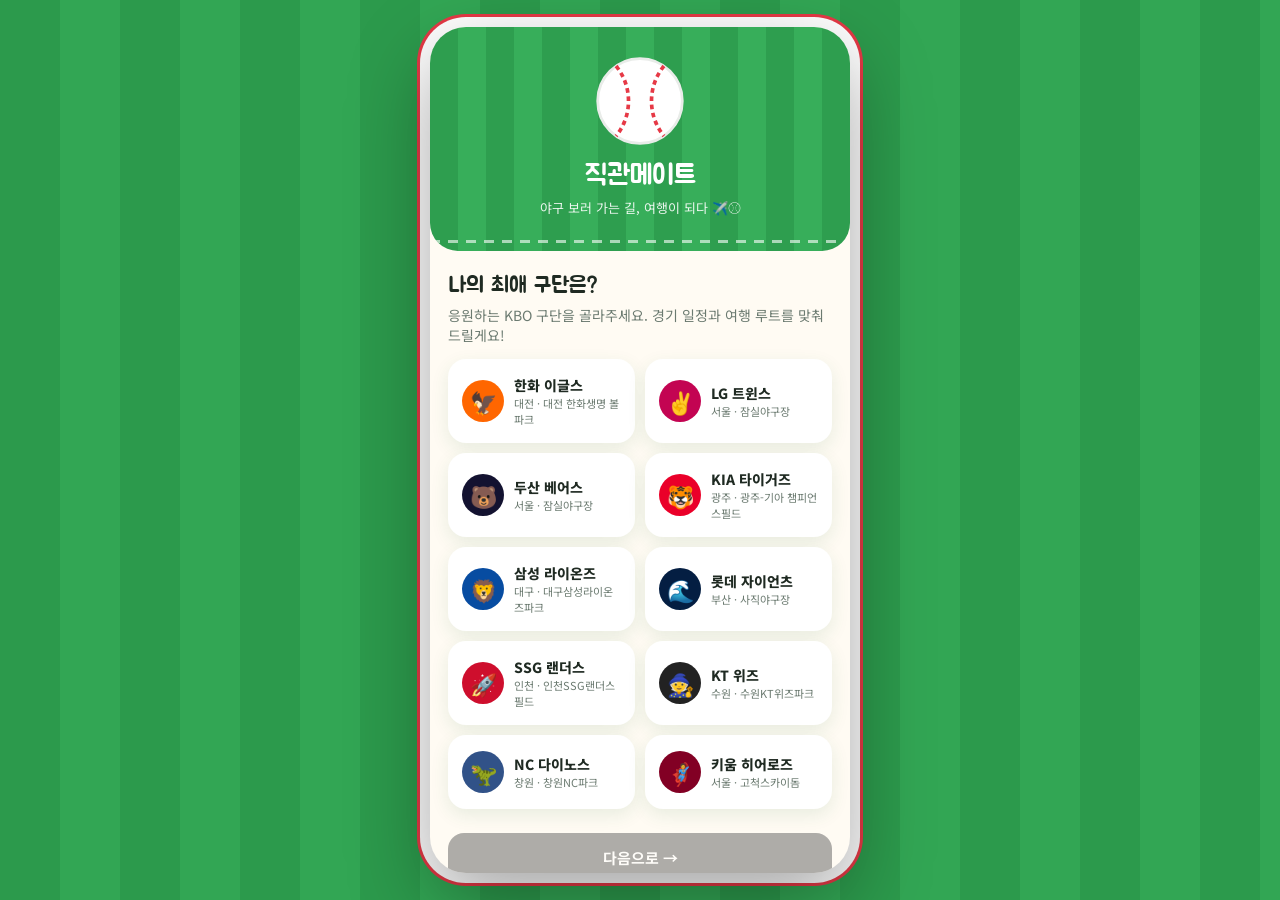
<file: 직관메이트/index.html>
<!DOCTYPE html>
<html lang="ko">
<head>
  <meta charset="UTF-8">
  <meta name="viewport" content="width=device-width, initial-scale=1, viewport-fit=cover">
  <meta name="theme-color" content="#2E9E4F">
  <title>직관메이트 ⚾ 야구 직관 여행</title>
  <link rel="icon" href="data:image/svg+xml,<svg xmlns='http://www.w3.org/2000/svg' viewBox='0 0 100 100'><text y='.9em' font-size='90'>⚾</text></svg>">
  <link rel="stylesheet" href="styles.css">
</head>
<body>
  <div class="app" id="app"></div>
  <script src="data.js"></script>
  <script src="app.js"></script>
  <script src="offseason.js"></script>
</body>
</html>
</file>
<file: 직관메이트/styles.css>
@import url('https://fonts.googleapis.com/css2?family=Jua&family=Noto+Sans+KR:wght@400;600;700;800;900&display=swap');

:root {
  --grass: #2E9E4F;
  --grass-2: #37AE5A;
  --grass-dark: #1C6E36;
  --grass-light: #E7F6EA;
  --ball: #FFFFFF;
  --cream: #FFFBF3;
  --stitch: #E63946;
  --stitch-light: #FFE3E5;
  --ink: #1F2A22;
  --sub: #6B7A70;
  --line: #E6ECE7;
  --team: #FF6600;
  --radius: 20px;
  --shadow: 0 6px 18px rgba(28, 110, 54, .10);
}

* { box-sizing: border-box; -webkit-tap-highlight-color: transparent; }
html, body { margin: 0; height: 100%; }
body {
  font-family: 'Noto Sans KR', 'Pretendard', -apple-system, 'Apple SD Gothic Neo', 'Malgun Gothic', sans-serif;
  color: var(--ink);
  background:
    repeating-linear-gradient(90deg, #2c9a4c 0 60px, #32a654 60px 120px);
  display: flex; justify-content: center; align-items: center;
}
button { font-family: inherit; cursor: pointer; border: none; background: none; color: inherit; }
input, select, textarea { font-family: inherit; font-size: 15px; }
.jua { font-family: 'Jua', 'Pretendard', sans-serif; font-weight: 400; }

/* ===== Phone frame ===== */
.app {
  position: relative;
  width: 100%; max-width: 420px; height: 100%; max-height: 880px;
  background: var(--cream);
  overflow: hidden;
  display: flex; flex-direction: column;
}
@media (min-width: 500px) {
  .app { border-radius: 36px; height: 94vh; box-shadow: 0 30px 80px rgba(0,0,0,.35), 0 0 0 10px #fff, 0 0 0 13px var(--stitch); }
}

.view { flex: 1; overflow-y: auto; overflow-x: hidden; padding-bottom: 24px; scroll-behavior: smooth; }
.view::-webkit-scrollbar { width: 0; }

/* ===== Top bar (잔디) ===== */
.topbar {
  position: relative;
  background: repeating-linear-gradient(90deg, var(--grass) 0 28px, var(--grass-2) 28px 56px);
  color: #fff;
  padding: 18px 20px 26px;
  border-radius: 0 0 28px 28px;
  overflow: hidden;
}
.topbar::after { /* 하단 흰 라인 (파울라인 느낌) */
  content: ''; position: absolute; left: 0; right: 0; bottom: 8px; height: 3px;
  background: repeating-linear-gradient(90deg, #fff 0 10px, transparent 10px 18px); opacity: .6;
}
.topbar .row { display: flex; align-items: center; justify-content: space-between; }
.topbar h1 { margin: 0; font-size: 22px; }
.topbar .sub { font-size: 13px; opacity: .9; margin-top: 4px; }
.logo { display: flex; align-items: center; gap: 8px; font-size: 22px; }
.logo svg { width: 30px; height: 30px; }
.back-btn { width: 36px; height: 36px; border-radius: 50%; background: rgba(255,255,255,.2); font-size: 18px; color: #fff; }
.team-pill {
  display: inline-flex; align-items: center; gap: 6px; padding: 6px 12px; border-radius: 999px;
  background: #fff; color: var(--ink); font-size: 13px; font-weight: 700; box-shadow: 0 2px 6px rgba(0,0,0,.12);
}
.team-dot { width: 10px; height: 10px; border-radius: 50%; background: var(--team); }

/* ===== Bottom nav ===== */
.nav {
  display: flex; background: #fff; border-top: 2px dashed var(--stitch-light);
  padding: 6px 4px calc(8px + env(safe-area-inset-bottom));
}
.nav button { flex: 1; display: flex; flex-direction: column; align-items: center; gap: 2px; padding: 6px 0; font-size: 11px; color: var(--sub); border-radius: 14px; }
.nav button .ic { font-size: 21px; filter: grayscale(.6); transition: transform .2s; }
.nav button.on { color: var(--grass-dark); font-weight: 700; }
.nav button.on .ic { filter: none; transform: translateY(-2px) scale(1.12); }

/* ===== Layout ===== */
.pad { padding: 16px 18px; }
.section-title { display: flex; justify-content: space-between; align-items: center; margin: 22px 18px 10px; }
.section-title h3 { margin: 0; font-size: 18px; font-family: 'Jua', sans-serif; font-weight: 400; }
.section-title a, .link { font-size: 13px; color: var(--grass-dark); font-weight: 700; cursor: pointer; }
.muted { color: var(--sub); font-size: 13px; }
.small { font-size: 12px; }
.center { text-align: center; }
.row { display: flex; align-items: center; gap: 10px; }
.between { justify-content: space-between; }
.wrap { flex-wrap: wrap; }
.grow { flex: 1; }
.mt8 { margin-top: 8px; } .mt12 { margin-top: 12px; } .mt16 { margin-top: 16px; } .mt24 { margin-top: 24px; }

/* ===== Cards ===== */
.card {
  position: relative; background: #fff; border-radius: var(--radius);
  box-shadow: var(--shadow); padding: 16px; margin: 0 18px 12px; overflow: hidden;
}
.card.flat { box-shadow: none; border: 1.5px solid var(--line); }
/* 야구공 실밥 장식 */
.ball-card::before, .ball-card::after {
  content: ''; position: absolute; top: -20%; width: 90px; height: 140%;
  border: 3px dashed var(--stitch); border-radius: 50%; opacity: .55; pointer-events: none;
}
.ball-card::before { left: -62px; }
.ball-card::after { right: -62px; }
.lift { margin-top: -18px; }

.badge { display: inline-flex; align-items: center; gap: 4px; padding: 3px 9px; border-radius: 999px; font-size: 11px; font-weight: 700; background: var(--grass-light); color: var(--grass-dark); }
.badge.red { background: var(--stitch-light); color: var(--stitch); }
.badge.gray { background: #EEF0EE; color: #7a857d; }
.badge.gold { background: #FFF3C9; color: #A87600; }

/* ===== Buttons ===== */
.btn {
  display: inline-flex; align-items: center; justify-content: center; gap: 6px;
  padding: 14px 18px; border-radius: 16px; font-weight: 700; font-size: 15px; transition: transform .1s, filter .2s;
}
.btn:active { transform: scale(.97); }
.btn.block { width: 100%; }
.btn.red { background: var(--stitch); color: #fff; box-shadow: 0 4px 0 #b52632; }
.btn.green { background: var(--grass); color: #fff; box-shadow: 0 4px 0 var(--grass-dark); }
.btn.white { background: #fff; color: var(--ink); border: 2px solid var(--line); }
.btn.ghost { background: var(--grass-light); color: var(--grass-dark); }
.btn.sm { padding: 8px 12px; font-size: 13px; border-radius: 12px; box-shadow: none; }
.btn:disabled { filter: grayscale(1); opacity: .5; }

.chip {
  padding: 9px 14px; border-radius: 999px; background: #fff; border: 2px solid var(--line);
  font-size: 13px; font-weight: 700; color: var(--sub);
}
.chip.on { background: var(--grass); color: #fff; border-color: var(--grass); }
.chips { display: flex; gap: 8px; flex-wrap: wrap; }

/* ===== Onboarding ===== */
.hero-ball { width: 92px; height: 92px; margin: 10px auto 0; animation: spin 6s linear infinite; }
@keyframes spin { to { transform: rotate(360deg); } }
.team-grid { display: grid; grid-template-columns: repeat(2, 1fr); gap: 10px; padding: 0 18px; }
.team-card {
  position: relative; background: #fff; border-radius: 18px; padding: 14px 12px; text-align: left;
  border: 2.5px solid transparent; box-shadow: var(--shadow); display: flex; align-items: center; gap: 10px;
  transition: transform .15s;
}
.team-card:active { transform: scale(.97); }
.team-card.on { border-color: var(--stitch); background: #FFF7F7; }
.team-card .em { width: 42px; height: 42px; border-radius: 50%; display: grid; place-items: center; font-size: 22px; color: #fff; flex-shrink: 0; }
.team-card .nm { font-weight: 800; font-size: 14px; }
.team-card .st { font-size: 11px; color: var(--sub); }
.team-card .check { position: absolute; top: 8px; right: 10px; color: var(--stitch); font-weight: 900; }

/* ===== Forms ===== */
.field { display: block; margin-bottom: 12px; }
.field > span { display: block; font-size: 13px; font-weight: 700; margin-bottom: 6px; color: var(--sub); }
.input, select.input {
  width: 100%; padding: 13px 14px; border: 2px solid var(--line); border-radius: 14px; background: #fff; outline: none;
}
.input:focus { border-color: var(--grass); }

/* ===== Calendar ===== */
.cal { position: relative; z-index: 1; background: #fff; border-radius: var(--radius); box-shadow: var(--shadow); margin: 0 18px; padding: 14px 10px; }
.cal-head { display: flex; justify-content: space-between; align-items: center; padding: 0 6px 10px; }
.cal-head b { font-size: 18px; font-family: 'Jua', sans-serif; font-weight: 400; }
.cal-head button { width: 32px; height: 32px; border-radius: 50%; background: var(--grass-light); color: var(--grass-dark); font-weight: 900; }
.cal-grid { display: grid; grid-template-columns: repeat(7, 1fr); gap: 4px; }
.cal-dow { text-align: center; font-size: 11px; color: var(--sub); font-weight: 700; padding: 4px 0; }
.cal-dow:first-child { color: var(--stitch); }
.cal-day {
  position: relative; aspect-ratio: 1 / 1.15; border-radius: 12px; display: flex; flex-direction: column; align-items: center; justify-content: flex-start;
  padding-top: 5px; font-size: 13px; font-weight: 600;
}
.cal-day.other { opacity: .25; }
.cal-day.today .num { background: var(--ink); color: #fff; border-radius: 50%; width: 22px; height: 22px; display: grid; place-items: center; }
.cal-day.game { background: var(--grass-light); }
.cal-day.game.away { background: #F2F4F2; }
.cal-day .opp { font-size: 9.5px; font-weight: 800; margin-top: 2px; color: var(--grass-dark); white-space: nowrap; }
.cal-day.away .opp { color: #6b746d; }
.cal-day .tm { font-size: 9px; color: var(--sub); }
.cal-day.sel { background: var(--stitch) !important; color: #fff; }
.cal-day.sel .opp, .cal-day.sel .tm { color: #fff; }
.cal-day.inrange { background: #FFD9DC !important; }
.cal-day.booked::after { content: '⚾'; position: absolute; top: 2px; right: 3px; font-size: 9px; }
.cal-day.past { opacity: .45; }
.legend { display: flex; gap: 12px; justify-content: center; margin-top: 10px; font-size: 11px; color: var(--sub); }
.legend i { display: inline-block; width: 10px; height: 10px; border-radius: 3px; margin-right: 4px; vertical-align: -1px; }

/* ===== Game card ===== */
.match { display: flex; align-items: center; justify-content: space-around; text-align: center; padding: 6px 0; }
.match .tm-badge { width: 54px; height: 54px; border-radius: 50%; display: grid; place-items: center; font-size: 26px; margin: 0 auto 4px; color: #fff; box-shadow: 0 3px 0 rgba(0,0,0,.15); }
.match .vs { font-family: 'Jua', sans-serif; font-size: 22px; color: var(--stitch); }
.match .nm { font-size: 13px; font-weight: 800; }

/* ===== Stepper / wizard ===== */
.steps { display: flex; gap: 4px; padding: 0 20px; margin-top: 12px; }
.steps i { flex: 1; height: 6px; border-radius: 3px; background: rgba(255,255,255,.35); }
.steps i.on { background: #fff; }
.wizard-foot { padding: 12px 18px calc(14px + env(safe-area-inset-bottom)); background: #fff; border-top: 1.5px solid var(--line); display: flex; gap: 8px; }
.q-title { font-family: 'Jua', sans-serif; font-size: 22px; margin: 20px 18px 6px; }
.q-sub { margin: 0 18px 14px; color: var(--sub); font-size: 14px; }

.comp-grid { display: grid; grid-template-columns: 1fr 1fr; gap: 10px; padding: 0 18px; }
.comp-card { background: #fff; border-radius: 18px; padding: 18px 12px; text-align: center; border: 2.5px solid transparent; box-shadow: var(--shadow); }
.comp-card.on { border-color: var(--stitch); background: #FFF7F7; }
.comp-card .em { font-size: 36px; }
.comp-card b { display: block; margin-top: 6px; font-size: 15px; }
.comp-card span { font-size: 11px; color: var(--sub); }
.counter { display: flex; align-items: center; justify-content: center; gap: 18px; }
.counter button { width: 40px; height: 40px; border-radius: 50%; background: var(--grass); color: #fff; font-size: 22px; font-weight: 900; }
.counter b { font-size: 26px; font-family: 'Jua', sans-serif; min-width: 60px; text-align: center; }

/* 선택 리스트 */
.opt {
  display: flex; align-items: center; gap: 12px; background: #fff; border-radius: 16px; padding: 14px; margin: 0 18px 8px;
  border: 2px solid var(--line); text-align: left; width: calc(100% - 36px);
}
.opt.on { border-color: var(--stitch); background: #FFF7F7; }
.opt .ic { width: 44px; height: 44px; border-radius: 14px; background: var(--grass-light); display: grid; place-items: center; font-size: 22px; flex-shrink: 0; }
.opt .t { font-weight: 800; font-size: 15px; }
.opt .d { font-size: 12px; color: var(--sub); margin-top: 2px; }
.opt .p { margin-left: auto; text-align: right; font-weight: 800; white-space: nowrap; }
.radio { width: 22px; height: 22px; border-radius: 50%; border: 2px solid var(--line); flex-shrink: 0; display: grid; place-items: center; }
.opt.on .radio { border-color: var(--stitch); }
.opt.on .radio::after { content: ''; width: 12px; height: 12px; border-radius: 50%; background: var(--stitch); }

/* ===== Timeline ===== */
.day-head { display: flex; align-items: center; gap: 8px; margin: 18px 18px 8px; }
.day-head .dnum { background: var(--ink); color: #fff; font-family: 'Jua', sans-serif; padding: 4px 10px; border-radius: 10px; font-size: 14px; }
.timeline { position: relative; margin: 0 18px; padding-left: 58px; }
.timeline::before { content: ''; position: absolute; left: 46px; top: 8px; bottom: 8px; border-left: 3px dashed var(--stitch); opacity: .5; }
.tl-item { position: relative; background: #fff; border-radius: 16px; padding: 12px 12px 12px 14px; margin-bottom: 10px; box-shadow: var(--shadow); }
.tl-item .time { position: absolute; left: -58px; top: 14px; width: 40px; text-align: right; font-size: 12px; font-weight: 800; color: var(--grass-dark); }
.tl-item::before { content: ''; position: absolute; left: -18px; top: 16px; width: 12px; height: 12px; border-radius: 50%; background: #fff; border: 3px solid var(--grass); }
.tl-item.game { background: linear-gradient(135deg, var(--grass) 0%, var(--grass-dark) 100%); color: #fff; }
.tl-item.game::before { border-color: var(--stitch); background: var(--stitch); }
.tl-item.move { background: #F5F8F5; box-shadow: none; border: 1.5px dashed #cfdcd2; }
.tl-item.stay::before { border-color: #7B61FF; }
.tl-item .tt { font-weight: 800; font-size: 14px; display: flex; align-items: center; gap: 6px; }
.tl-item .dd { font-size: 12px; color: var(--sub); margin-top: 3px; }
.tl-item.game .dd { color: rgba(255,255,255,.85); }
.tl-item .acts { display: flex; gap: 6px; margin-top: 8px; }
.mini-btn { font-size: 11.5px; font-weight: 700; padding: 5px 10px; border-radius: 10px; background: var(--grass-light); color: var(--grass-dark); }
.mini-btn.red { background: var(--stitch-light); color: var(--stitch); }
.mini-btn.done { background: var(--stitch); color: #fff; }

/* ===== Home ===== */
.dday { display: flex; align-items: center; gap: 14px; }
.dday .big { font-family: 'Jua', sans-serif; font-size: 34px; color: var(--stitch); line-height: 1; }
.weather { display: flex; align-items: center; gap: 14px; }
.weather .em { font-size: 52px; line-height: 1; }
.weather .temp { font-family: 'Jua', sans-serif; font-size: 32px; }
.wx-grid { display: grid; grid-template-columns: repeat(3, 1fr); gap: 8px; margin-top: 12px; }
.wx-grid div { background: var(--grass-light); border-radius: 12px; padding: 8px; text-align: center; font-size: 11px; color: var(--sub); }
.wx-grid b { display: block; font-size: 15px; color: var(--ink); margin-top: 2px; }
.tip { margin-top: 10px; background: #FFF6E0; border-radius: 12px; padding: 10px 12px; font-size: 13px; }

.quick { display: grid; grid-template-columns: repeat(4, 1fr); gap: 8px; padding: 0 18px; }
.quick button { background: #fff; border-radius: 18px; padding: 12px 4px; box-shadow: var(--shadow); font-size: 11.5px; font-weight: 700; }
.quick .em { font-size: 26px; display: block; margin-bottom: 4px; }

.stat-row { display: grid; grid-template-columns: repeat(3, 1fr); text-align: center; gap: 6px; }
.stat-row b { display: block; font-family: 'Jua', sans-serif; font-size: 26px; }
.stat-row span { font-size: 11px; color: var(--sub); }

.list-item { display: flex; align-items: center; gap: 12px; padding: 12px 0; border-bottom: 1px solid var(--line); }
.list-item:last-child { border-bottom: none; }
.date-box { width: 46px; text-align: center; background: var(--grass-light); border-radius: 12px; padding: 6px 0; flex-shrink: 0; }
.date-box b { display: block; font-size: 17px; font-family: 'Jua', sans-serif; color: var(--grass-dark); }
.date-box span { font-size: 10px; color: var(--sub); }

/* ===== Stamps ===== */
.stamps { display: grid; grid-template-columns: repeat(5, 1fr); gap: 10px; }
.stamp {
  position: relative; aspect-ratio: 1; border-radius: 50%; background: #fff; border: 2px solid var(--line);
  display: grid; place-items: center; font-size: 11px; font-weight: 800; overflow: hidden; color: #c5cdc7;
}
.stamp::before, .stamp::after { content: ''; position: absolute; top: -10%; width: 50%; height: 120%; border: 1.5px dashed currentColor; border-radius: 50%; opacity: .6; }
.stamp::before { left: -32%; } .stamp::after { right: -32%; }
.stamp.W { background: var(--stitch); color: #fff; border-color: var(--stitch); transform: rotate(-8deg); }
.stamp.L { background: #9aa59d; color: #fff; border-color: #9aa59d; transform: rotate(6deg); }
.stamp.D { background: #F2C14E; color: #fff; border-color: #F2C14E; }
.stamp .lbl { position: relative; z-index: 1; text-align: center; line-height: 1.15; }
.stamp.pop { animation: pop .6s cubic-bezier(.2, 1.6, .4, 1); }
@keyframes pop { 0% { transform: scale(2.4) rotate(-30deg); opacity: 0; } 100% { transform: scale(1) rotate(-8deg); opacity: 1; } }

.progress { height: 12px; border-radius: 6px; background: var(--grass-light); overflow: hidden; }
.progress > i { display: block; height: 100%; background: repeating-linear-gradient(45deg, var(--grass) 0 8px, var(--grass-2) 8px 16px); border-radius: 6px; transition: width .6s; }

.coupon {
  position: relative; display: flex; align-items: center; gap: 12px; background: #fff; border-radius: 16px; padding: 14px; margin: 0 18px 10px;
  border: 2px dashed var(--stitch);
}
.coupon.locked { border-color: #d4dbd6; filter: grayscale(1); opacity: .65; }
.coupon .em { font-size: 28px; }
.coupon .need { margin-left: auto; text-align: right; font-size: 12px; font-weight: 800; color: var(--stitch); white-space: nowrap; }
.coupon::before, .coupon::after { content: ''; position: absolute; top: 50%; width: 16px; height: 16px; background: var(--cream); border-radius: 50%; transform: translateY(-50%); }
.coupon::before { left: -9px; } .coupon::after { right: -9px; }

/* ===== Tving ===== */
.tving-hero { background: linear-gradient(135deg, #111 0%, #2a0d12 100%); color: #fff; }
.tving-logo { font-family: 'Jua', sans-serif; font-size: 24px; color: #FF153C; letter-spacing: 1px; }
.members { display: grid; grid-template-columns: repeat(4, 1fr); gap: 8px; margin-top: 12px; }
.member { text-align: center; font-size: 11px; }
.avatar { width: 48px; height: 48px; border-radius: 50%; display: grid; place-items: center; font-size: 22px; margin: 0 auto 4px; background: var(--grass-light); border: 2.5px solid #fff; box-shadow: 0 2px 6px rgba(0,0,0,.1); }
.avatar.empty { background: #f0f0f0; border: 2.5px dashed #ccc; color: #aaa; font-size: 18px; box-shadow: none; }
.avatars { display: flex; }
.avatars .avatar { width: 32px; height: 32px; font-size: 15px; margin: 0 -6px 0 0; }

/* ===== Group ===== */
.tabs { display: flex; gap: 6px; padding: 0 18px; margin: 14px 0 12px; }
.tabs button { flex: 1; padding: 10px; border-radius: 14px; font-weight: 700; font-size: 13px; background: #fff; border: 2px solid var(--line); color: var(--sub); }
.tabs button.on { background: var(--ink); color: #fff; border-color: var(--ink); }
.chat { padding: 0 18px; display: flex; flex-direction: column; gap: 8px; }
.msg { max-width: 78%; }
.msg .who { font-size: 11px; color: var(--sub); margin-bottom: 2px; }
.msg .bubble { background: #fff; border-radius: 4px 16px 16px 16px; padding: 9px 12px; font-size: 14px; box-shadow: var(--shadow); }
.msg.me { align-self: flex-end; text-align: right; }
.msg.me .bubble { background: var(--grass); color: #fff; border-radius: 16px 4px 16px 16px; text-align: left; }
.chat-input { display: flex; gap: 8px; padding: 12px 18px; }
.settle { display: flex; align-items: center; gap: 8px; padding: 10px 12px; background: var(--grass-light); border-radius: 12px; margin-bottom: 6px; font-size: 13px; }
.settle b { color: var(--stitch); margin-left: auto; }

/* ===== Recap ===== */
.recap-wrap { display: flex; justify-content: center; padding: 16px 0; }
.recap-wrap canvas { width: 240px; height: 426px; border-radius: 18px; box-shadow: 0 14px 30px rgba(0,0,0,.25); }

/* ===== Modal / sheet ===== */
.sheet-bg { position: absolute; inset: 0; background: rgba(20, 30, 22, .45); z-index: 50; display: flex; align-items: flex-end; animation: fade .2s; }
.sheet { width: 100%; max-height: 88%; overflow-y: auto; background: var(--cream); border-radius: 28px 28px 0 0; padding: 10px 0 22px; animation: up .25s ease-out; }
.sheet .grab { width: 44px; height: 5px; border-radius: 3px; background: #d5ddd7; margin: 4px auto 12px; }
.sheet h3 { font-family: 'Jua', sans-serif; font-weight: 400; font-size: 21px; margin: 0 18px 12px; }
@keyframes up { from { transform: translateY(100%); } }
@keyframes fade { from { opacity: 0; } }

.toast {
  position: absolute; left: 50%; top: 18px; transform: translateX(-50%); z-index: 80;
  background: var(--ink); color: #fff; padding: 12px 18px; border-radius: 16px; font-size: 14px; font-weight: 700;
  box-shadow: 0 10px 20px rgba(0,0,0,.25); animation: drop .3s; max-width: 88%; text-align: center;
}
@keyframes drop { from { transform: translate(-50%, -30px); opacity: 0; } }

.success { text-align: center; padding: 40px 24px 10px; }
.success .em { font-size: 74px; animation: bounce 1s infinite alternate; }
@keyframes bounce { to { transform: translateY(-10px); } }

.confetti { position: absolute; inset: 0; pointer-events: none; overflow: hidden; z-index: 70; }
.confetti i { position: absolute; top: -20px; width: 10px; height: 14px; border-radius: 3px; animation: fall 2.2s linear forwards; }
@keyframes fall { to { transform: translateY(950px) rotate(720deg); } }

.empty { text-align: center; padding: 26px 10px; color: var(--sub); font-size: 14px; }
.empty .em { font-size: 40px; display: block; margin-bottom: 6px; }
hr.stitch { border: none; border-top: 2px dashed var(--stitch-light); margin: 12px 0; }
.sum-row { display: flex; justify-content: space-between; font-size: 14px; padding: 6px 0; }
.sum-row.total { font-size: 18px; font-weight: 900; border-top: 2px dashed var(--line); margin-top: 6px; padding-top: 12px; }
.sum-row .minus { color: var(--stitch); }
.upload-box { border: 2.5px dashed #c6d4c9; border-radius: 16px; padding: 18px; text-align: center; background: #fff; cursor: pointer; display: block; }
.upload-box img { max-width: 100%; max-height: 160px; border-radius: 10px; }

.img-preview { display:block; width:70%; margin:0 auto; border-radius:16px; box-shadow:0 10px 24px rgba(0,0,0,.2); }

/* ---------- 비시즌 메뉴 (오른쪽 위 ☰ → 폴더) ---------- */
.menu-btn { width: 36px; height: 36px; border-radius: 12px; background: rgba(255,255,255,.22); display: inline-flex; flex-direction: column; align-items: center; justify-content: center; gap: 4px; flex-shrink: 0; }
.menu-btn i { display: block; width: 16px; height: 2.5px; border-radius: 2px; background: #fff; }
.menu-btn:active { transform: scale(.94); }
.drawer-bg { position: absolute; inset: 0; background: rgba(20, 30, 22, .45); z-index: 60; display: flex; justify-content: flex-end; }
.drawer-bg.anim { animation: fade .2s; }
.drawer-bg.anim .drawer { animation: slideL .25s ease-out; }
.drawer { width: 86%; max-width: 360px; height: 100%; background: var(--cream); display: flex; flex-direction: column; box-shadow: -10px 0 30px rgba(0,0,0,.15); }
@keyframes slideL { from { transform: translateX(100%); } }
.drawer-head { display: flex; justify-content: space-between; align-items: flex-start; gap: 10px; padding: 22px 18px 20px; color: #fff; background: repeating-linear-gradient(90deg, var(--grass) 0 28px, var(--grass-2) 28px 56px); border-radius: 0 0 0 24px; }
.drawer-x { width: 32px; height: 32px; border-radius: 50%; background: rgba(255,255,255,.22); color: #fff; font-size: 15px; flex-shrink: 0; }
.drawer-body { flex: 1; overflow-y: auto; padding: 14px 14px 24px; }
.folder { background: #fff; border-radius: 18px; margin-bottom: 10px; box-shadow: var(--shadow); overflow: hidden; border: 1.5px solid transparent; }
.folder.open { border-color: var(--grass-light); }
.folder-head { width: 100%; display: flex; align-items: center; gap: 10px; padding: 14px; text-align: left; }
.folder-head b { font-family: 'Jua', sans-serif; font-weight: 400; font-size: 17px; }
.folder-head .grow { line-height: 1.5; }
.folder-ic { font-size: 24px; }
.chev { font-size: 22px; color: var(--sub); transition: transform .2s; }
.folder.open .chev { transform: rotate(90deg); }
.folder-items { padding: 0 10px 10px; border-top: 1.5px dashed var(--line); padding-top: 8px; }
.folder-item { width: 100%; display: flex; align-items: center; gap: 10px; padding: 10px; border-radius: 14px; text-align: left; }
.folder-item:hover, .folder-item.on { background: var(--grass-light); }
.folder-item .em { width: 38px; height: 38px; border-radius: 12px; background: var(--cream); display: grid; place-items: center; font-size: 19px; flex-shrink: 0; }
.folder-item b { font-size: 14px; }
.folder-item .d { display: block; font-size: 12px; color: var(--sub); margin-top: 2px; }
.crumb { display: inline-block; font-size: 12px; background: rgba(255,255,255,.2); padding: 3px 10px; border-radius: 999px; }
.sel-card { outline: 2.5px solid var(--stitch); }
.chip.sm { padding: 5px 10px; font-size: 12px; }
.heart { font-size: 22px; padding: 4px; }
.months { display: flex; justify-content: space-between; gap: 6px; text-align: center; }
.months > div { flex: 1; display: flex; flex-direction: column; align-items: center; gap: 3px; font-size: 11px; color: var(--sub); }
.months b { color: var(--ink); font-size: 13px; }
.months .bar { width: 16px; height: 70px; border-radius: 8px; background: var(--grass-light); display: flex; align-items: flex-end; overflow: hidden; }
.months .bar i { display: block; width: 100%; background: var(--stitch); border-radius: 8px; }
.stadiums { display: grid; grid-template-columns: repeat(3, 1fr); gap: 10px; }
.stadium { text-align: center; padding: 12px 6px; border-radius: 16px; border: 2px dashed #d4dbd6; display: flex; flex-direction: column; gap: 3px; filter: grayscale(.7); opacity: .75; }
.stadium.done { border: 2px solid var(--stitch); background: #FFF7F7; filter: none; opacity: 1; transform: rotate(-2deg); }
.stadium .sic { font-size: 24px; }
.stadium b { font-size: 11.5px; line-height: 1.3; }
.stadium span { font-size: 11px; color: var(--sub); }
.drawer-sec { font-family: 'Jua', sans-serif; font-size: 15px; color: var(--sub); margin: 14px 6px 8px; }
.drawer-sec:first-child { margin-top: 2px; }

.view.dragging { scroll-behavior: auto; cursor: grabbing; user-select: none; }
</file>
